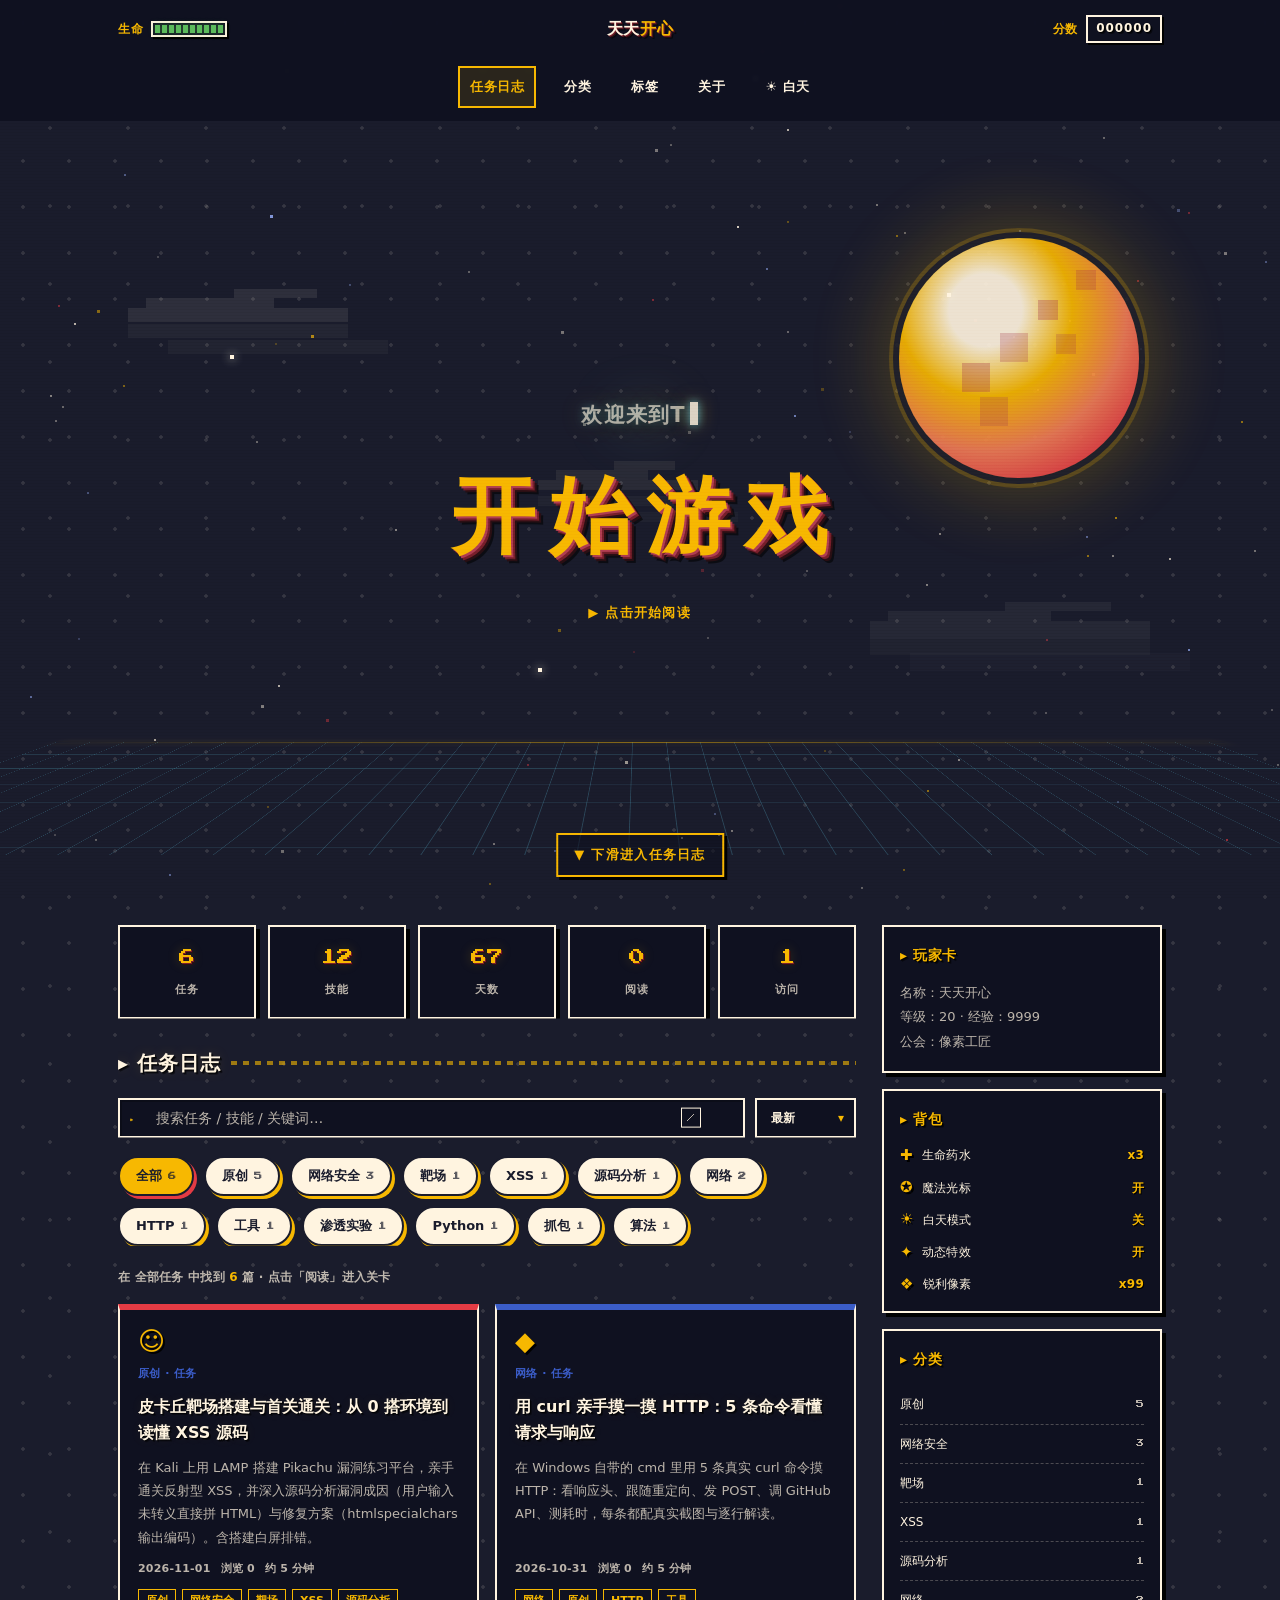
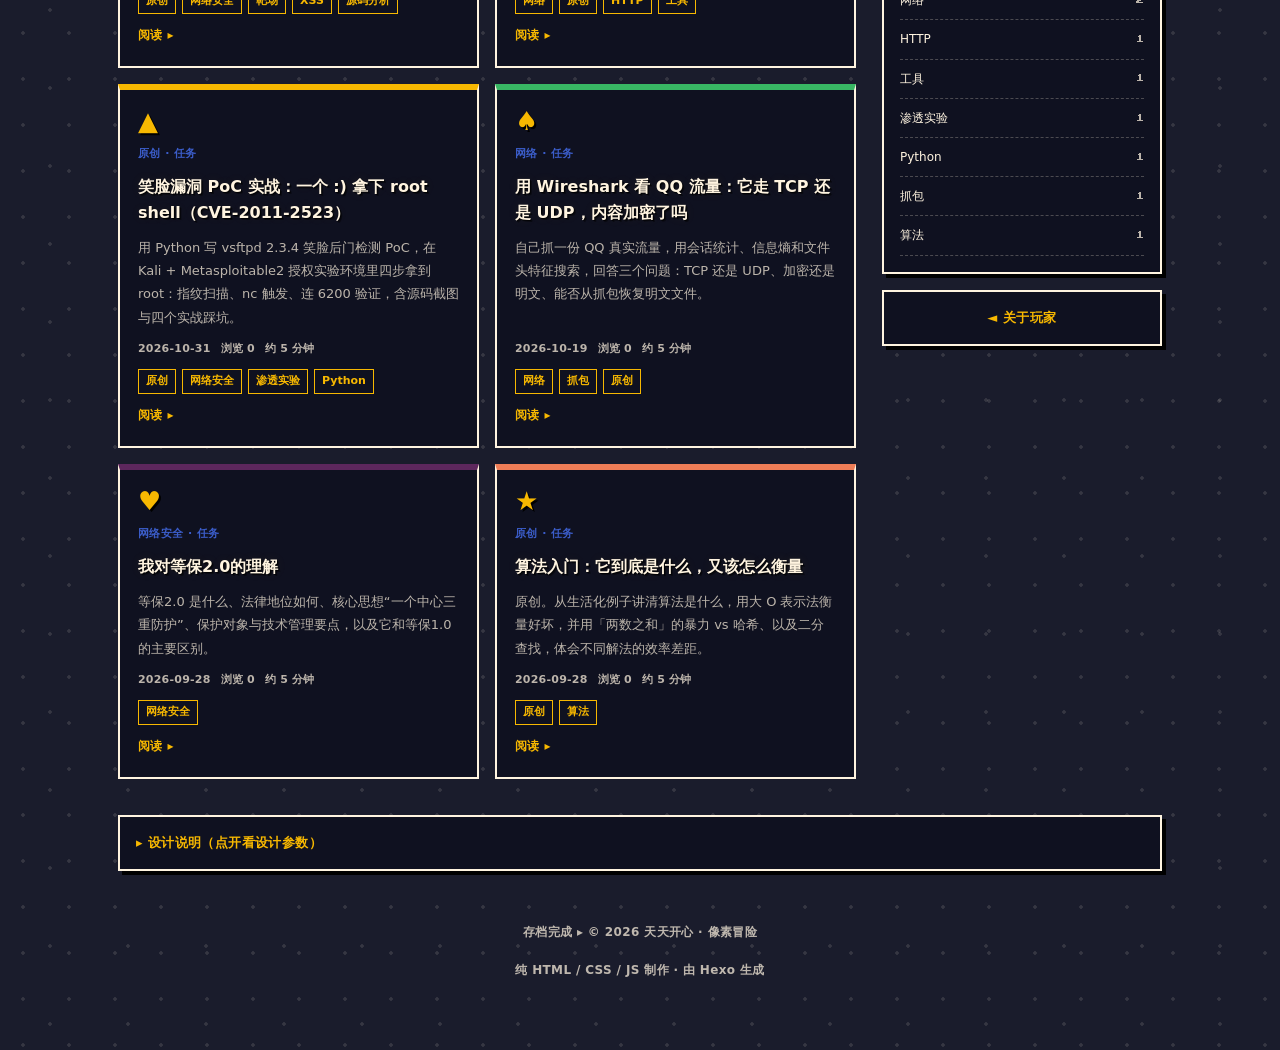
<file: index.html>
<!DOCTYPE html>
<html lang="zh-CN" data-theme="night">

<head>
  <meta charset="UTF-8" />
  <meta name="viewport" content="width=device-width, initial-scale=1.0" />
  <title>像素冒险 — 天天开心的技术博客</title>
  <meta name="description" content="像素风个人博客：8-bit 像素字体、星空平铺、精灵图标与像素切换动效。" />
  <meta name="theme-color" content="#1a1c2c" />
  <link rel="preconnect" href="https://fonts.googleapis.com" />
  <link rel="preconnect" href="https://fonts.gstatic.com" crossorigin />
  <link href="https://fonts.googleapis.com/css2?family=Press+Start+2P&display=swap" rel="stylesheet" />
  <link rel="stylesheet" href="/css/pixel.css?v=20261103n" />
  <script>
    try {
      var t = localStorage.getItem("px:theme");
      if (t === "day") document.documentElement.setAttribute("data-theme", "day");
      // 动态特效默认开启；只有用户手动关闭时才加 reduce-motion
      if (localStorage.getItem("px:motion") === "off") {
        document.documentElement.classList.add("reduce-motion");
      }
    } catch (e) {}
  </script>
<meta name="generator" content="Hexo 8.1.2"></head>

<body class="page-home">

  <div id="boot" aria-hidden="true">
    <div class="boot-box">
      <div class="boot-title">像素冒险</div>
      <div class="boot-sub">正在读取存档…</div>
      <div class="boot-track"><div class="boot-bar" id="boot-bar"></div></div>
      <div class="boot-pct" id="boot-pct">000%</div>
    </div>
  </div>

  <div id="wipe" aria-hidden="true"></div>
  <div id="slidefx" aria-hidden="true"></div>
  <div id="pxcursor" aria-hidden="true"></div>
  <canvas id="pxstars" aria-hidden="true"></canvas>

  <a class="skip-link" href="#main">跳到主内容</a>

  
<header class="site-header">
  <div class="hud">
    <div class="hud-item">
      <span class="hud-label">生命</span>
      <button class="hud-bar" id="hp-bar" type="button" aria-label="生命值 10/10，点击扣血" title="点击扣血，扣完自动回满"><i></i><i></i><i></i><i></i><i></i><i></i><i></i><i></i><i></i><i></i></button>
    </div>
    <a class="brand" href="/">天天<span class="gold">开心</span></a>
    <div class="hud-item">
      <span class="hud-label">分数</span>
      <button class="hud-score" id="score" type="button" aria-label="分数，点击加分" title="点击加分：连击 ≥5 双倍，暴击再翻倍，无上限">000000</button>
    </div>
  </div>
  <nav class="nav" aria-label="主导航">
    <a href="/" class="active">任务日志</a>
    <a href="#quests">分类</a>
    <a href="#tagbar">标签</a>
    <a href="/about.html" class="">关于</a>
    <button id="theme-toggle" type="button">☀ 白天</button>
  </nav>
</header>


  
<section class="hero hero--full">
  <div class="hero-bg" aria-hidden="true">
    <div class="hero-moon"></div>
    <div class="hero-cloud c1"></div>
    <div class="hero-cloud c2"></div>
    <div class="hero-cloud c3"></div>
    <div class="hero-shoot s1"></div>
    <div class="hero-shoot s2"></div>
    <div class="hero-shoot s3"></div>
    <div class="hero-shoot s4"></div>
    <div class="hero-shoot s5"></div>
    <div class="hero-shoot s6"></div>
    <div class="hero-shoot s7"></div>
    <div class="hero-shoot s8"></div>
    <div class="hero-shoot s9"></div>
    <div class="hero-grid"></div>
    <div class="hero-twinkle t1"></div>
    <div class="hero-twinkle t2"></div>
    <div class="hero-twinkle t3"></div>
  </div>
  <div class="hero-inner">
    <p class="hero-kicker" aria-label="欢迎来到Tiantiankaixin6666的blog！"><span id="hero-typed" data-text="欢迎来到Tiantiankaixin6666的blog！"></span><span class="type-caret" aria-hidden="true"></span></p>
    <p class="hero-title">开始游戏</p>
    <a class="blink-text" href="#quests">▶ 点击开始阅读</a>
  </div>
  <a class="scroll-cue" href="#quests">▼ 下滑进入任务日志</a>
</section>

<div class="layout">
  <main id="main">
    <div class="stats reveal">
      <div class="stat"><div class="num" id="stat-posts">6</div><div class="label">任务</div></div>
      <div class="stat"><div class="num" id="stat-tags">12</div><div class="label">技能</div></div>
      <div class="stat"><div class="num" id="stat-days">36</div><div class="label">天数</div></div>
      <div class="stat"><div class="num" id="stat-views">0</div><div class="label">阅读</div></div>
      <div class="stat"><div class="num" id="stat-visits">0</div><div class="label">访问</div></div>
    </div>

    <h2 class="section-title reveal" id="quests">▸ 任务日志</h2>

    <div class="toolbar reveal">
      <div class="search">
        <span class="ico">▸</span>
        <input id="search-input" type="text" placeholder="搜索任务 / 技能 / 关键词…" autocomplete="off" />
        <span class="kbd">/</span>
        <button class="clear" id="search-clear" type="button" aria-label="清空搜索">✕</button>
      </div>
      <div class="select-wrap">
        <select id="sort-select" aria-label="排序方式">
          <option value="new">最新</option>
          <option value="hot">最多浏览</option>
          <option value="title">标题排序</option>
        </select>
      </div>
    </div>

    <div class="tagbar reveal" id="tagbar"></div>
    <div class="result-count" id="result-count"></div>

    <div class="grid" id="stories"></div>
  </main>

  <aside class="sidebar">
    <div class="panel">
      <h2 class="panel-title">▸ 玩家卡</h2>
      <p class="player-line">
        名称：天天开心<br />
        等级：20 · 经验：9999<br />
        公会：像素工匠
      </p>
    </div>

    <div class="panel">
      <h2 class="panel-title">▸ 背包</h2>
      <ul class="inv-list">
        <li><span class="sprite inv" data-a="✚" data-b="✖" aria-hidden="true"></span> 生命药水 <b>x3</b></li>
        <li data-action="cursor"><span class="sprite inv" data-a="✪" data-b="✧" aria-hidden="true"></span> 魔法光标 <b>开</b></li>
        <li data-action="theme"><span class="sprite inv" data-a="☀" data-b="☾" aria-hidden="true"></span> 白天模式 <b>关</b></li>
        <li data-action="motion"><span class="sprite inv" data-a="✦" data-b="✧" aria-hidden="true"></span> 动态特效 <b>开</b></li>
        <li><span class="sprite inv" data-a="❖" data-b="✚" aria-hidden="true"></span> 锐利像素 <b>x99</b></li>
      </ul>
    </div>

    <div class="panel">
      <h2 class="panel-title">▸ 分类</h2>
      <div class="cat-list" id="cat-list"></div>
    </div>

    <a class="panel panel--back" href="/about.html">◄ 关于玩家</a>
  </aside>
</div>

<section class="design-notes-slot">
  <details class="design-notes">
    <summary>▸ 设计说明（点开看设计参数）</summary>
    <div class="design-notes-panel">
      <div>
        <div class="note-h">配色</div>
        <div class="note-swatches">
          <span class="note-swatch" style="background:#1a1c2c" title="夜色"></span>
          <span class="note-swatch" style="background:#e43b44" title="苹果红"></span>
          <span class="note-swatch" style="background:#3b5dc9" title="海洋蓝"></span>
          <span class="note-swatch" style="background:#f7b801" title="像素金"></span>
          <span class="note-swatch" style="background:#fff4e0" title="奶油白"></span>
          <span class="note-swatch" style="background:#38b764" title="草地绿"></span>
        </div>
      </div>
      <div>
        <div class="note-h">字体</div>
        <p style="margin:0;line-height:1.9;">Press Start 2P 8-bit 像素字体用于数字与英文点缀；中文回退系统黑体，配像素描边与硬阴影。</p>
      </div>
      <div class="note-rationale">
        <div class="note-h">为什么这样设计</div>
        <p style="margin:0;">把 16-bit 游戏背包界面变成博客：粗像素边框、硬阴影、精灵图标、星空平铺；鼠标移动时星野视差、卡片倾斜聚光、光标拖尾，让"翻日志"像在玩一局 RPG。启动进度条与像素幕帘负责丝滑的加载与转场。</p>
      </div>
    </div>
  </details>
</section>


  
<footer class="site-footer">
  <p>存档完成 ▸ © <span id="year">2026</span> 天天开心 · 像素冒险</p>
  <p>纯 HTML / CSS / JS 制作 · 由 Hexo 生成</p>
</footer>

<script>window.POSTS = [{"file":"/posts/pikachu-target.html","title":"皮卡丘靶场搭建与首关通关：从 0 搭环境到读懂 XSS 源码","date":"2026-11-01","tags":["原创","网络安全","靶场","XSS","源码分析"],"summary":"在 Kali 上用 LAMP 搭建 Pikachu 漏洞练习平台，亲手通关反射型 XSS，并深入源码分析漏洞成因（用户输入未转义直接拼 HTML）与修复方案（htmlspecialchars 输出编码）。含搭建白屏排错。"},{"file":"/posts/curl-shicao.html","title":"用 curl 亲手摸一摸 HTTP：5 条命令看懂请求与响应","date":"2026-10-31","tags":["网络","原创","HTTP","工具"],"summary":"在 Windows 自带的 cmd 里用 5 条真实 curl 命令摸 HTTP：看响应头、跟随重定向、发 POST、调 GitHub API、测耗时，每条都配真实截图与逐行解读。"},{"file":"/posts/smiley-poc.html","title":"笑脸漏洞 PoC 实战：一个 :) 拿下 root shell（CVE-2011-2523）","date":"2026-10-31","tags":["原创","网络安全","渗透实验","Python"],"summary":"用 Python 写 vsftpd 2.3.4 笑脸后门检测 PoC，在 Kali + Metasploitable2 授权实验环境里四步拿到 root：指纹扫描、nc 触发、连 6200 验证，含源码截图与四个实战踩坑。"},{"file":"/posts/qq-liuliang-fenxi.html","title":"用 Wireshark 看 QQ 流量：它走 TCP 还是 UDP，内容加密了吗","date":"2026-10-19","tags":["网络","抓包","原创"],"summary":"自己抓一份 QQ 真实流量，用会话统计、信息熵和文件头特征搜索，回答三个问题：TCP 还是 UDP、加密还是明文、能否从抓包恢复明文文件。"},{"file":"/posts/dengbao2-0.html","title":"我对等保2.0的理解","date":"2026-09-28","tags":["网络安全"],"summary":"等保2.0 是什么、法律地位如何、核心思想“一个中心三重防护”、保护对象与技术管理要点，以及它和等保1.0 的主要区别。"},{"file":"/posts/suanfa-rumen.html","title":"算法入门：它到底是什么，又该怎么衡量","date":"2026-09-28","tags":["原创","算法"],"summary":"原创。从生活化例子讲清算法是什么，用大 O 表示法衡量好坏，并用「两数之和」的暴力 vs 哈希、以及二分查找，体会不同解法的效率差距。"}];</script>
<script src="/js/pixel.js?v=20261103n"></script>


</body>
</html>
</file>
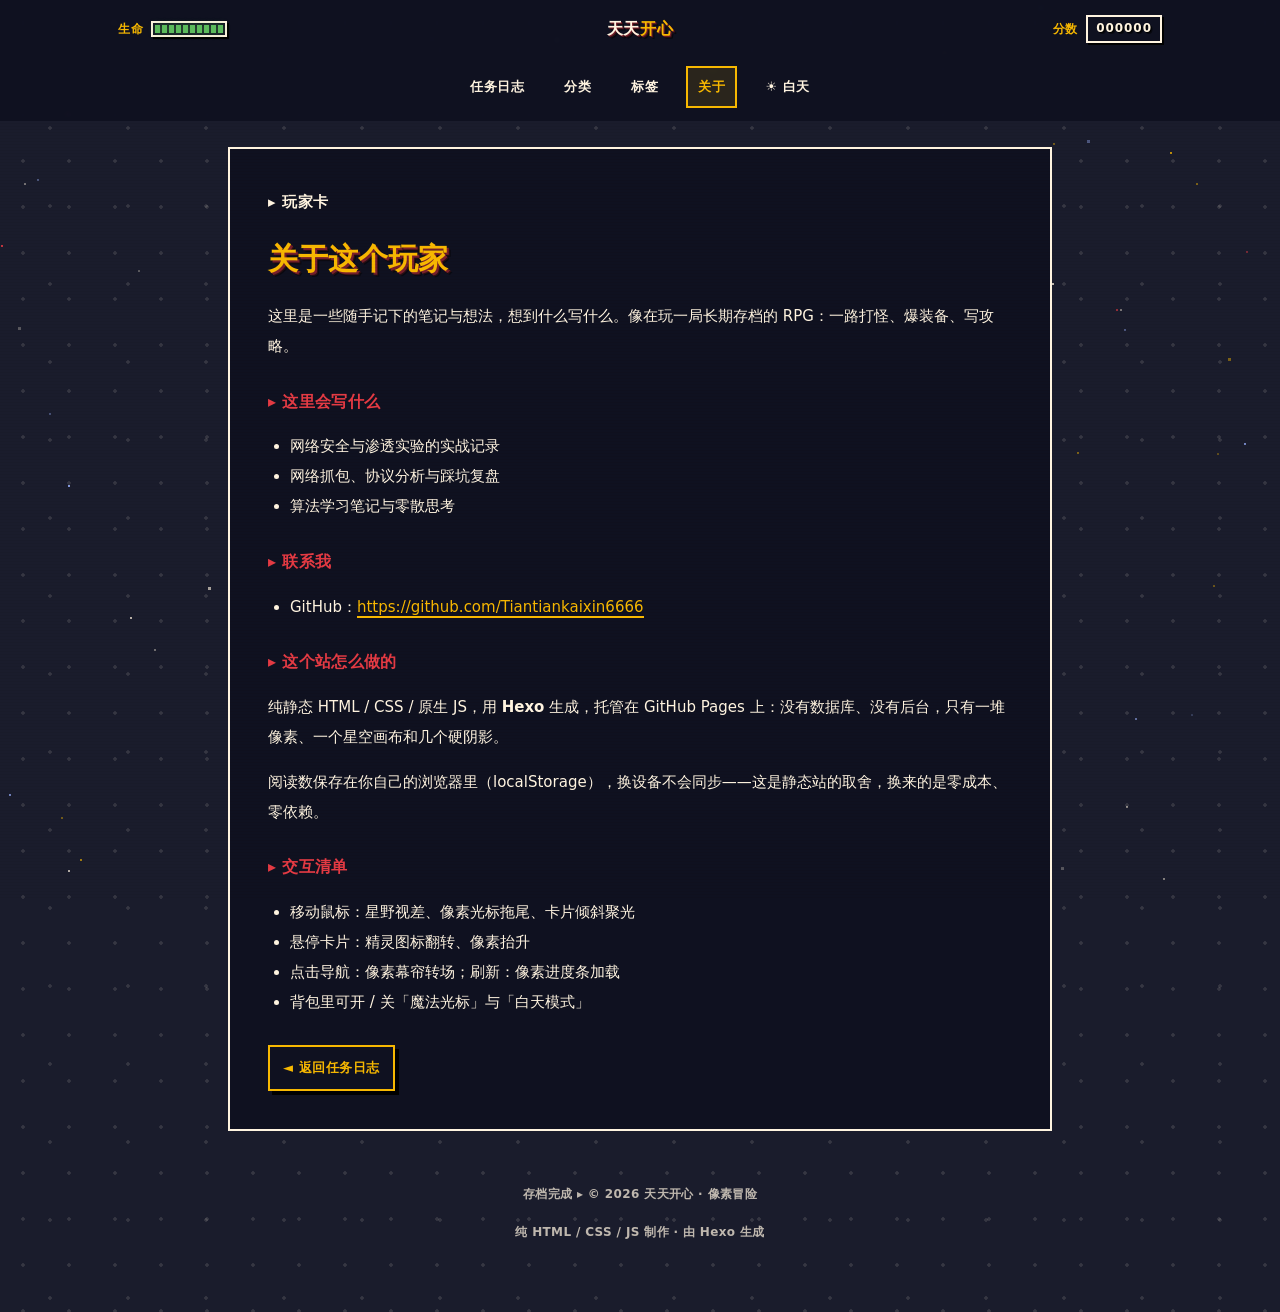
<file: about.html>
<!DOCTYPE html>
<html lang="zh-CN" data-theme="night">

<head>
  <meta charset="UTF-8" />
  <meta name="viewport" content="width=device-width, initial-scale=1.0" />
  <title>关于这个玩家 · 像素冒险</title>
  <meta name="description" content="像素风个人博客：8-bit 像素字体、星空平铺、精灵图标与像素切换动效。" />
  <meta name="theme-color" content="#1a1c2c" />
  <link rel="preconnect" href="https://fonts.googleapis.com" />
  <link rel="preconnect" href="https://fonts.gstatic.com" crossorigin />
  <link href="https://fonts.googleapis.com/css2?family=Press+Start+2P&display=swap" rel="stylesheet" />
  <link rel="stylesheet" href="/css/pixel.css?v=20261103n" />
  <script>
    try {
      var t = localStorage.getItem("px:theme");
      if (t === "day") document.documentElement.setAttribute("data-theme", "day");
      // 动态特效默认开启；只有用户手动关闭时才加 reduce-motion
      if (localStorage.getItem("px:motion") === "off") {
        document.documentElement.classList.add("reduce-motion");
      }
    } catch (e) {}
  </script>
<meta name="generator" content="Hexo 8.1.2"></head>

<body class="page-page">

  <div id="boot" aria-hidden="true">
    <div class="boot-box">
      <div class="boot-title">像素冒险</div>
      <div class="boot-sub">正在读取存档…</div>
      <div class="boot-track"><div class="boot-bar" id="boot-bar"></div></div>
      <div class="boot-pct" id="boot-pct">000%</div>
    </div>
  </div>

  <div id="wipe" aria-hidden="true"></div>
  <div id="slidefx" aria-hidden="true"></div>
  <div id="pxcursor" aria-hidden="true"></div>
  <canvas id="pxstars" aria-hidden="true"></canvas>

  <a class="skip-link" href="#main">跳到主内容</a>

  
<header class="site-header">
  <div class="hud">
    <div class="hud-item">
      <span class="hud-label">生命</span>
      <button class="hud-bar" id="hp-bar" type="button" aria-label="生命值 10/10，点击扣血" title="点击扣血，扣完自动回满"><i></i><i></i><i></i><i></i><i></i><i></i><i></i><i></i><i></i><i></i></button>
    </div>
    <a class="brand" href="/">天天<span class="gold">开心</span></a>
    <div class="hud-item">
      <span class="hud-label">分数</span>
      <button class="hud-score" id="score" type="button" aria-label="分数，点击加分" title="点击加分：连击 ≥5 双倍，暴击再翻倍，无上限">000000</button>
    </div>
  </div>
  <nav class="nav" aria-label="主导航">
    <a href="/" class="">任务日志</a>
    <a href="/#quests">分类</a>
    <a href="/#tagbar">标签</a>
    <a href="/about.html" class="active">关于</a>
    <button id="theme-toggle" type="button">☀ 白天</button>
  </nav>
</header>


  <main class="about-wrap" id="main">
  <article class="about-card reveal">
    <p class="article-kicker">▸ 玩家卡</p>
    <h1>关于这个玩家</h1>
    <p>这里是一些随手记下的笔记与想法，想到什么写什么。像在玩一局长期存档的 RPG：一路打怪、爆装备、写攻略。</p>
<h2 id="▸-这里会写什么"><a href="#▸-这里会写什么" class="headerlink" title="▸ 这里会写什么"></a>▸ 这里会写什么</h2><ul>
<li>网络安全与渗透实验的实战记录</li>
<li>网络抓包、协议分析与踩坑复盘</li>
<li>算法学习笔记与零散思考</li>
</ul>
<h2 id="▸-联系我"><a href="#▸-联系我" class="headerlink" title="▸ 联系我"></a>▸ 联系我</h2><ul>
<li>GitHub：<a target="_blank" rel="noopener" href="https://github.com/Tiantiankaixin6666">https://github.com/Tiantiankaixin6666</a></li>
</ul>
<h2 id="▸-这个站怎么做的"><a href="#▸-这个站怎么做的" class="headerlink" title="▸ 这个站怎么做的"></a>▸ 这个站怎么做的</h2><p>纯静态 HTML &#x2F; CSS &#x2F; 原生 JS，用 <strong>Hexo</strong> 生成，托管在 GitHub Pages 上：没有数据库、没有后台，只有一堆像素、一个星空画布和几个硬阴影。</p>
<p>阅读数保存在你自己的浏览器里（localStorage），换设备不会同步——这是静态站的取舍，换来的是零成本、零依赖。</p>
<h2 id="▸-交互清单"><a href="#▸-交互清单" class="headerlink" title="▸ 交互清单"></a>▸ 交互清单</h2><ul>
<li>移动鼠标：星野视差、像素光标拖尾、卡片倾斜聚光</li>
<li>悬停卡片：精灵图标翻转、像素抬升</li>
<li>点击导航：像素幕帘转场；刷新：像素进度条加载</li>
<li>背包里可开 &#x2F; 关「魔法光标」与「白天模式」</li>
</ul>

    <div class="article-actions">
      <a class="article-back" href="/">◄ 返回任务日志</a>
    </div>
  </article>
</main>


  
<footer class="site-footer">
  <p>存档完成 ▸ © <span id="year">2026</span> 天天开心 · 像素冒险</p>
  <p>纯 HTML / CSS / JS 制作 · 由 Hexo 生成</p>
</footer>

<script>window.POSTS = [{"file":"/posts/pikachu-target.html","title":"皮卡丘靶场搭建与首关通关：从 0 搭环境到读懂 XSS 源码","date":"2026-11-01","tags":["原创","网络安全","靶场","XSS","源码分析"],"summary":"在 Kali 上用 LAMP 搭建 Pikachu 漏洞练习平台，亲手通关反射型 XSS，并深入源码分析漏洞成因（用户输入未转义直接拼 HTML）与修复方案（htmlspecialchars 输出编码）。含搭建白屏排错。"},{"file":"/posts/curl-shicao.html","title":"用 curl 亲手摸一摸 HTTP：5 条命令看懂请求与响应","date":"2026-10-31","tags":["网络","原创","HTTP","工具"],"summary":"在 Windows 自带的 cmd 里用 5 条真实 curl 命令摸 HTTP：看响应头、跟随重定向、发 POST、调 GitHub API、测耗时，每条都配真实截图与逐行解读。"},{"file":"/posts/smiley-poc.html","title":"笑脸漏洞 PoC 实战：一个 :) 拿下 root shell（CVE-2011-2523）","date":"2026-10-31","tags":["原创","网络安全","渗透实验","Python"],"summary":"用 Python 写 vsftpd 2.3.4 笑脸后门检测 PoC，在 Kali + Metasploitable2 授权实验环境里四步拿到 root：指纹扫描、nc 触发、连 6200 验证，含源码截图与四个实战踩坑。"},{"file":"/posts/qq-liuliang-fenxi.html","title":"用 Wireshark 看 QQ 流量：它走 TCP 还是 UDP，内容加密了吗","date":"2026-10-19","tags":["网络","抓包","原创"],"summary":"自己抓一份 QQ 真实流量，用会话统计、信息熵和文件头特征搜索，回答三个问题：TCP 还是 UDP、加密还是明文、能否从抓包恢复明文文件。"},{"file":"/posts/dengbao2-0.html","title":"我对等保2.0的理解","date":"2026-09-28","tags":["网络安全"],"summary":"等保2.0 是什么、法律地位如何、核心思想“一个中心三重防护”、保护对象与技术管理要点，以及它和等保1.0 的主要区别。"},{"file":"/posts/suanfa-rumen.html","title":"算法入门：它到底是什么，又该怎么衡量","date":"2026-09-28","tags":["原创","算法"],"summary":"原创。从生活化例子讲清算法是什么，用大 O 表示法衡量好坏，并用「两数之和」的暴力 vs 哈希、以及二分查找，体会不同解法的效率差距。"}];</script>
<script src="/js/pixel.js?v=20261103n"></script>


</body>
</html>
</file>
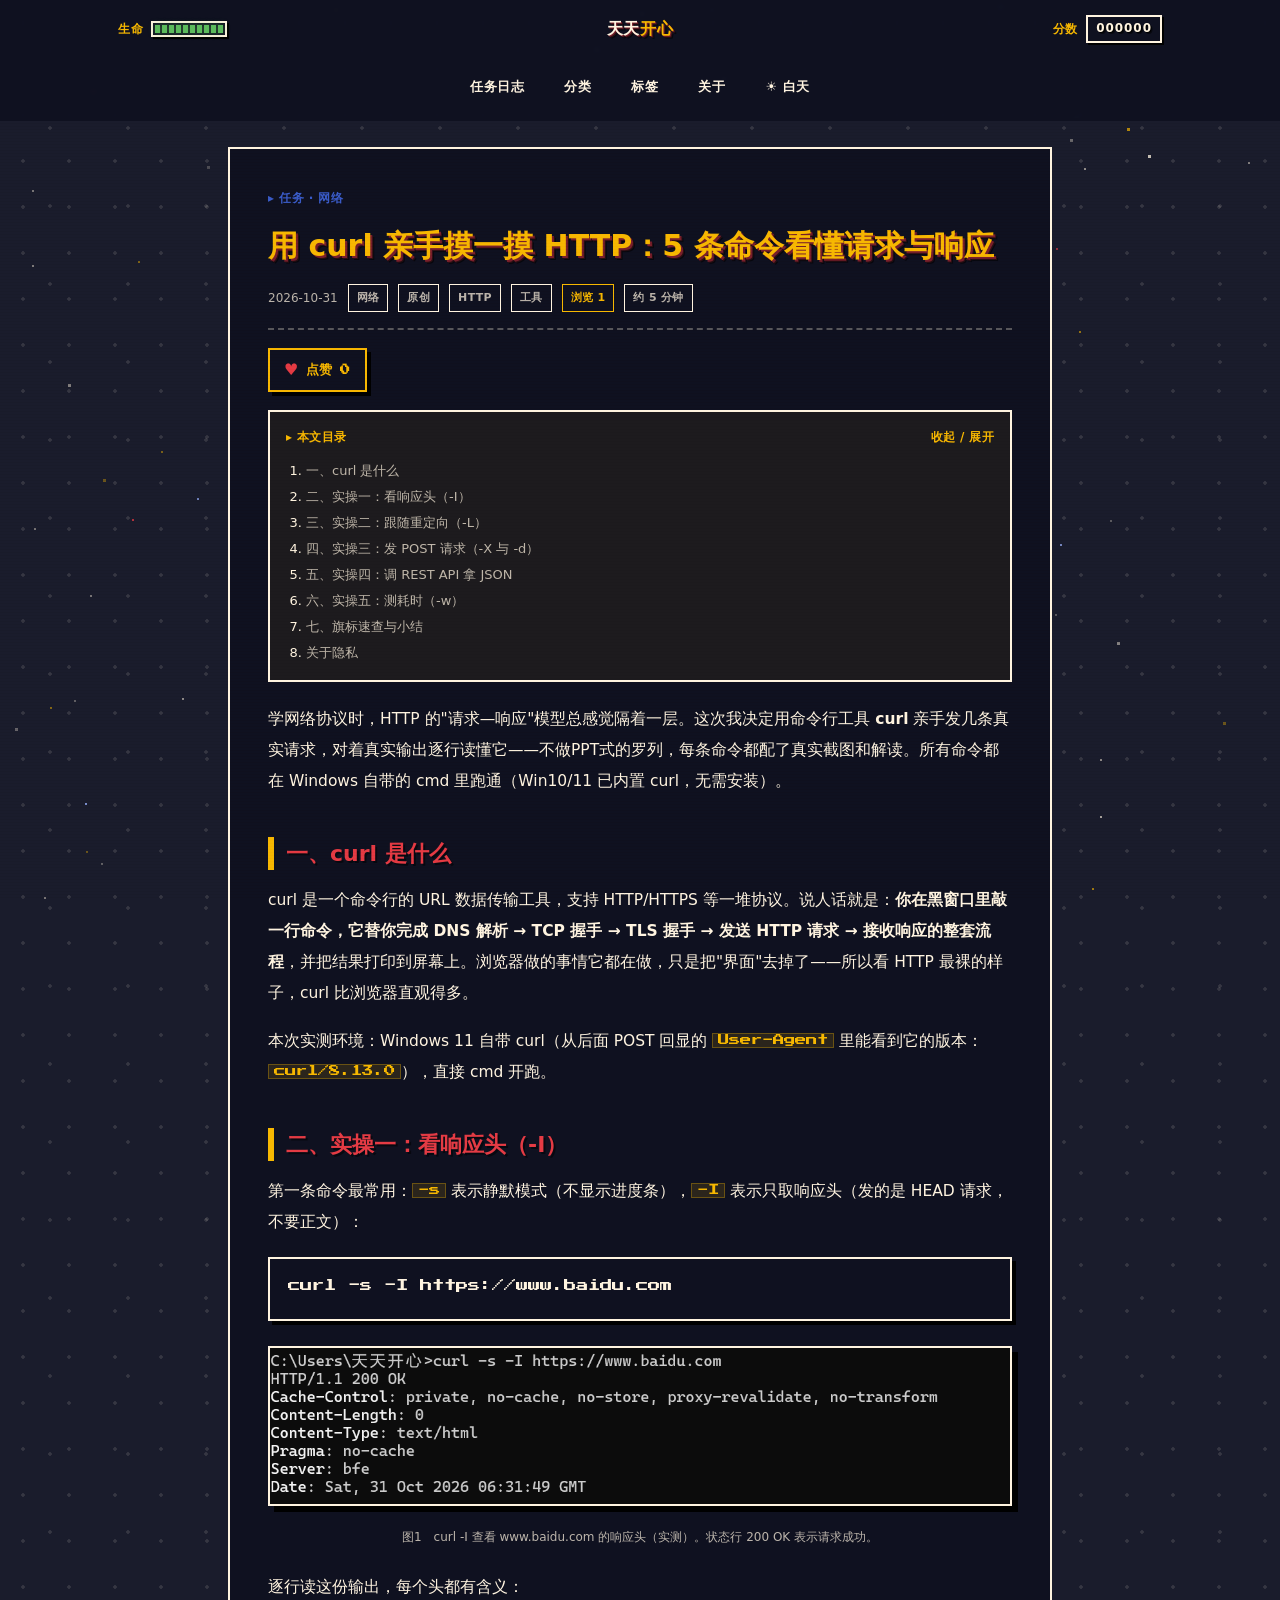
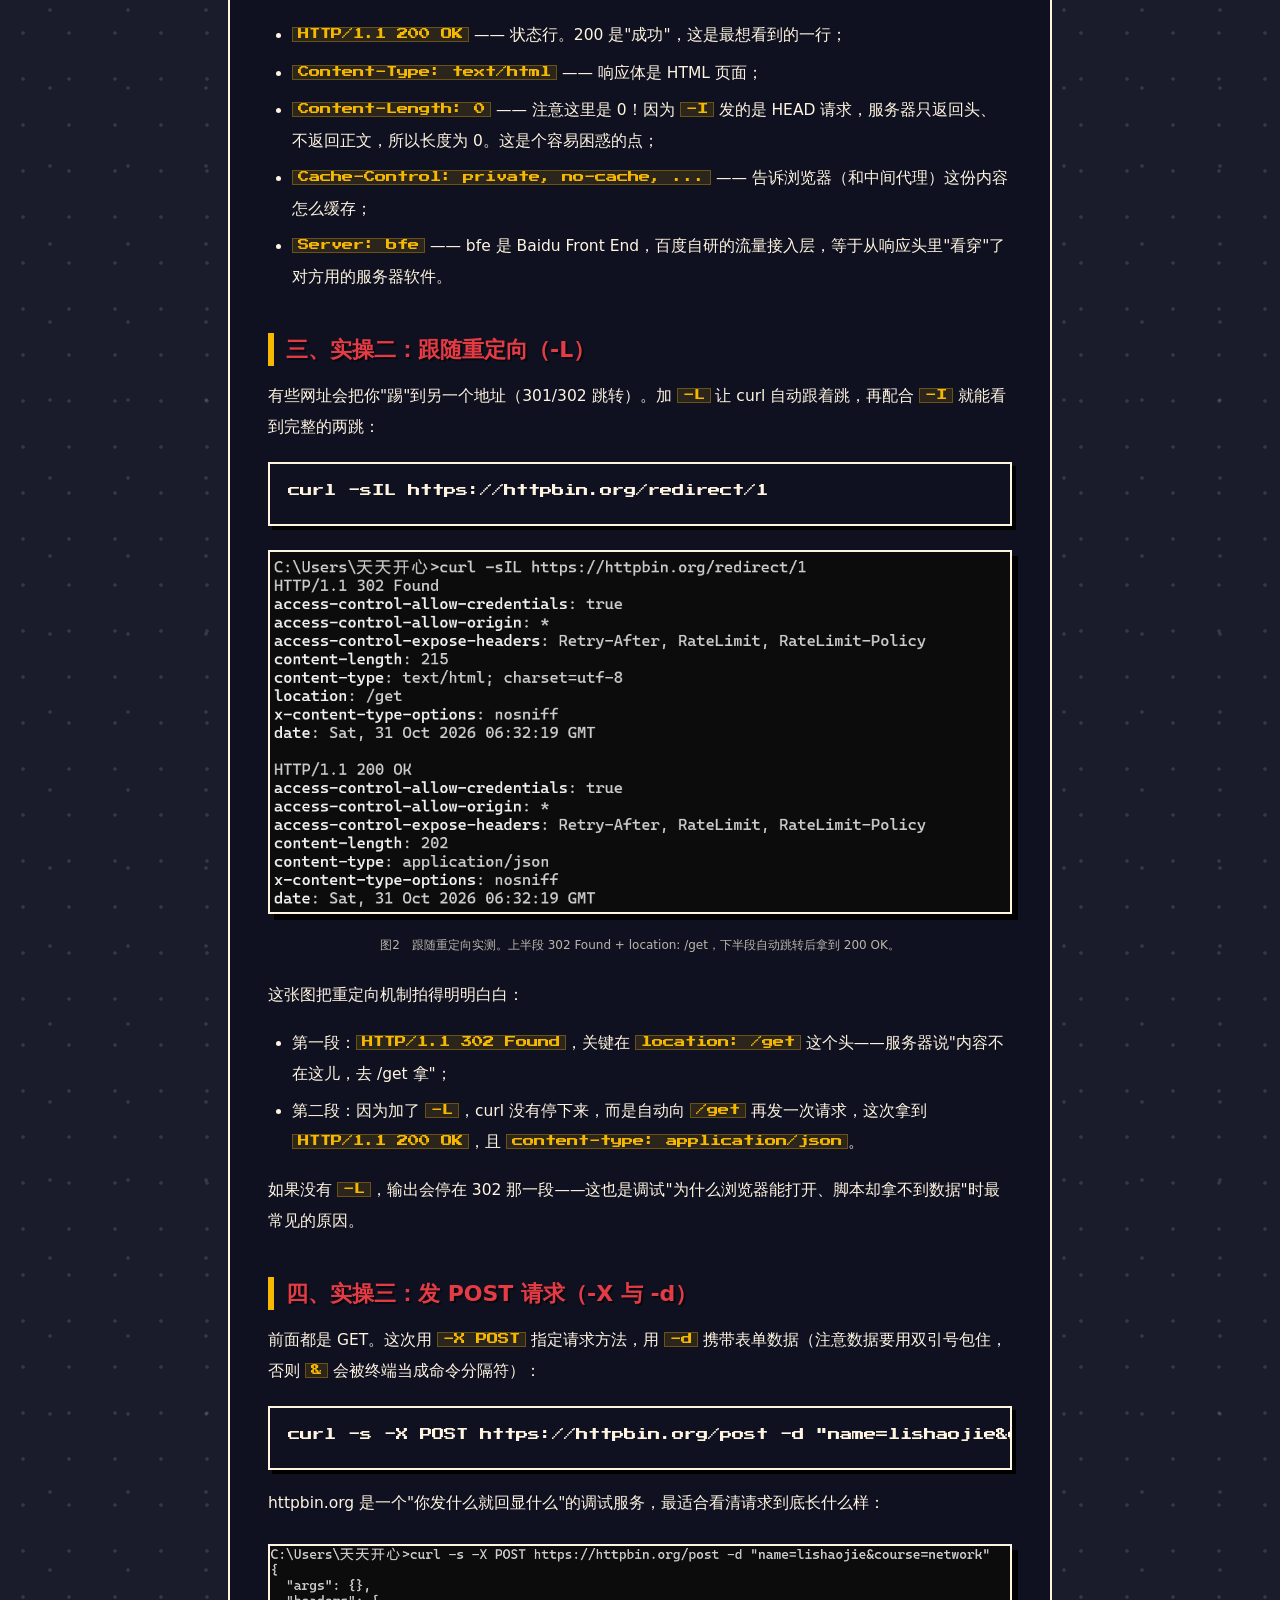
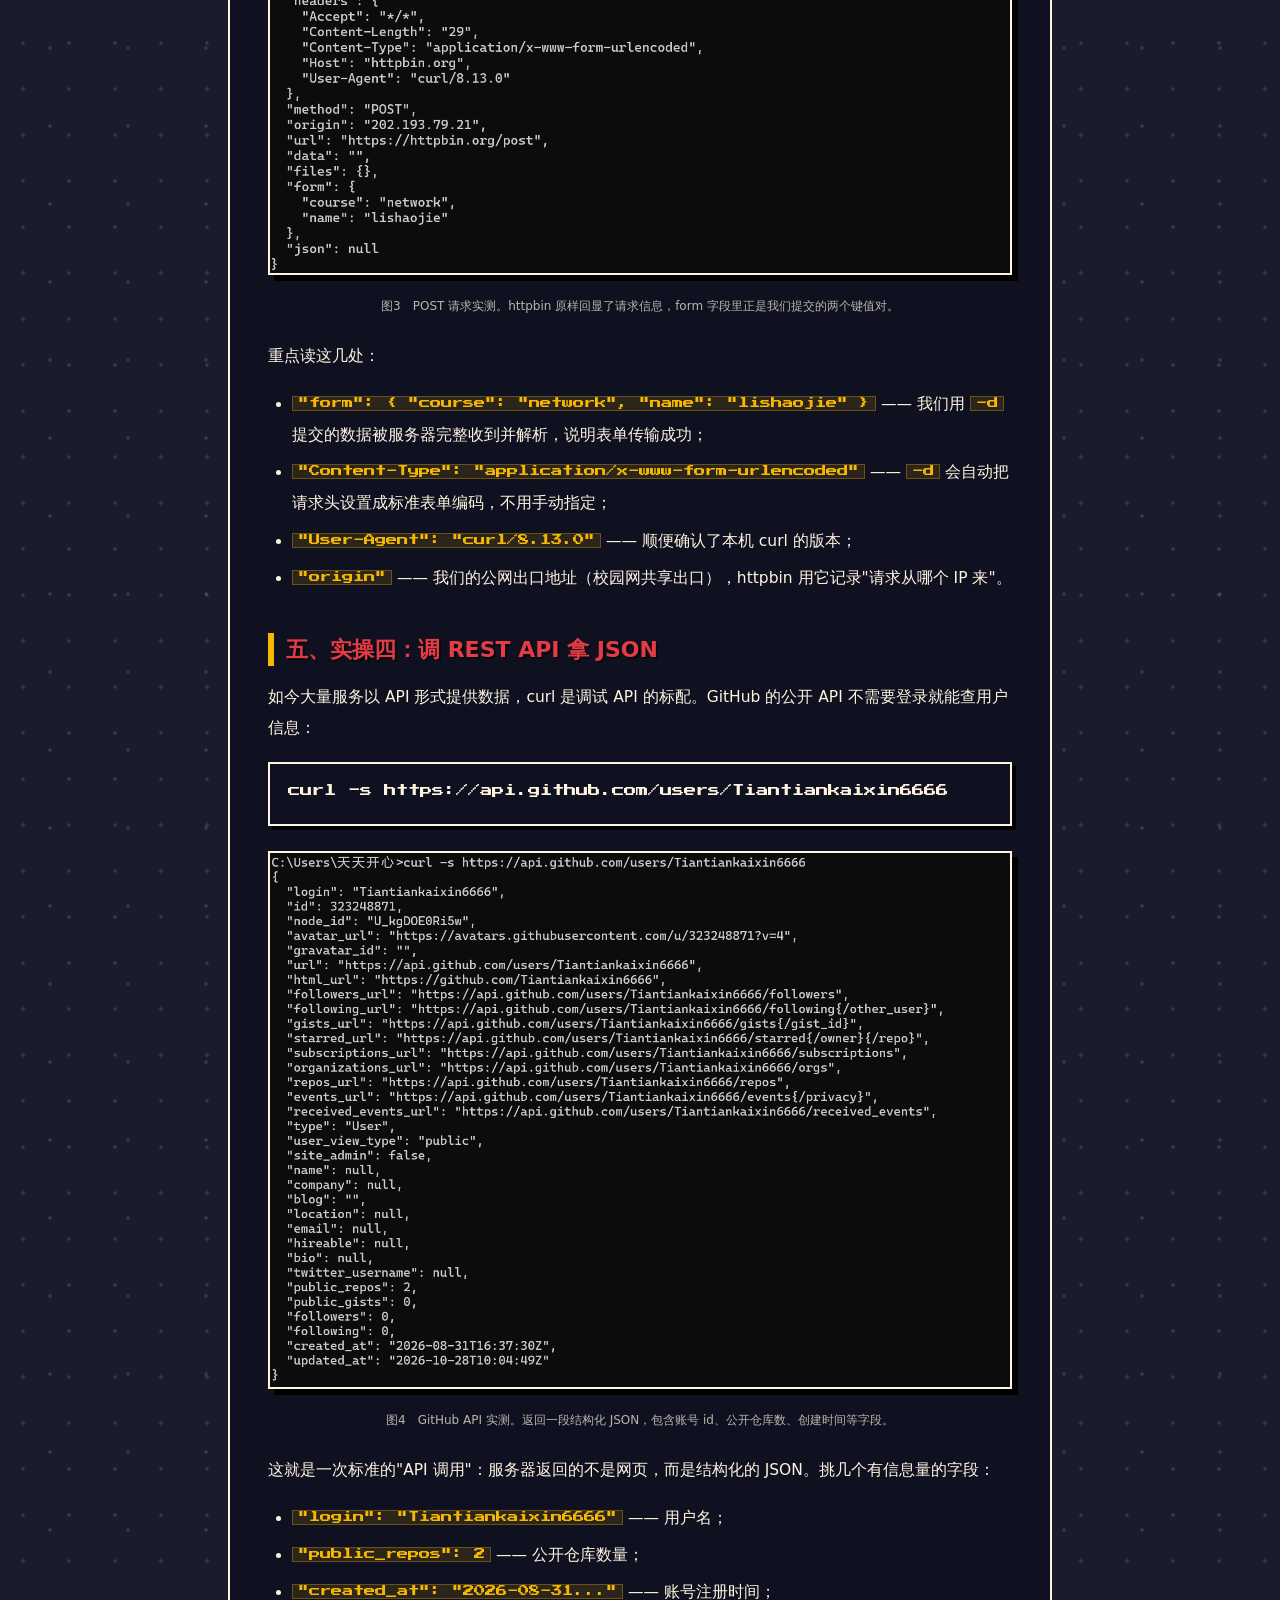
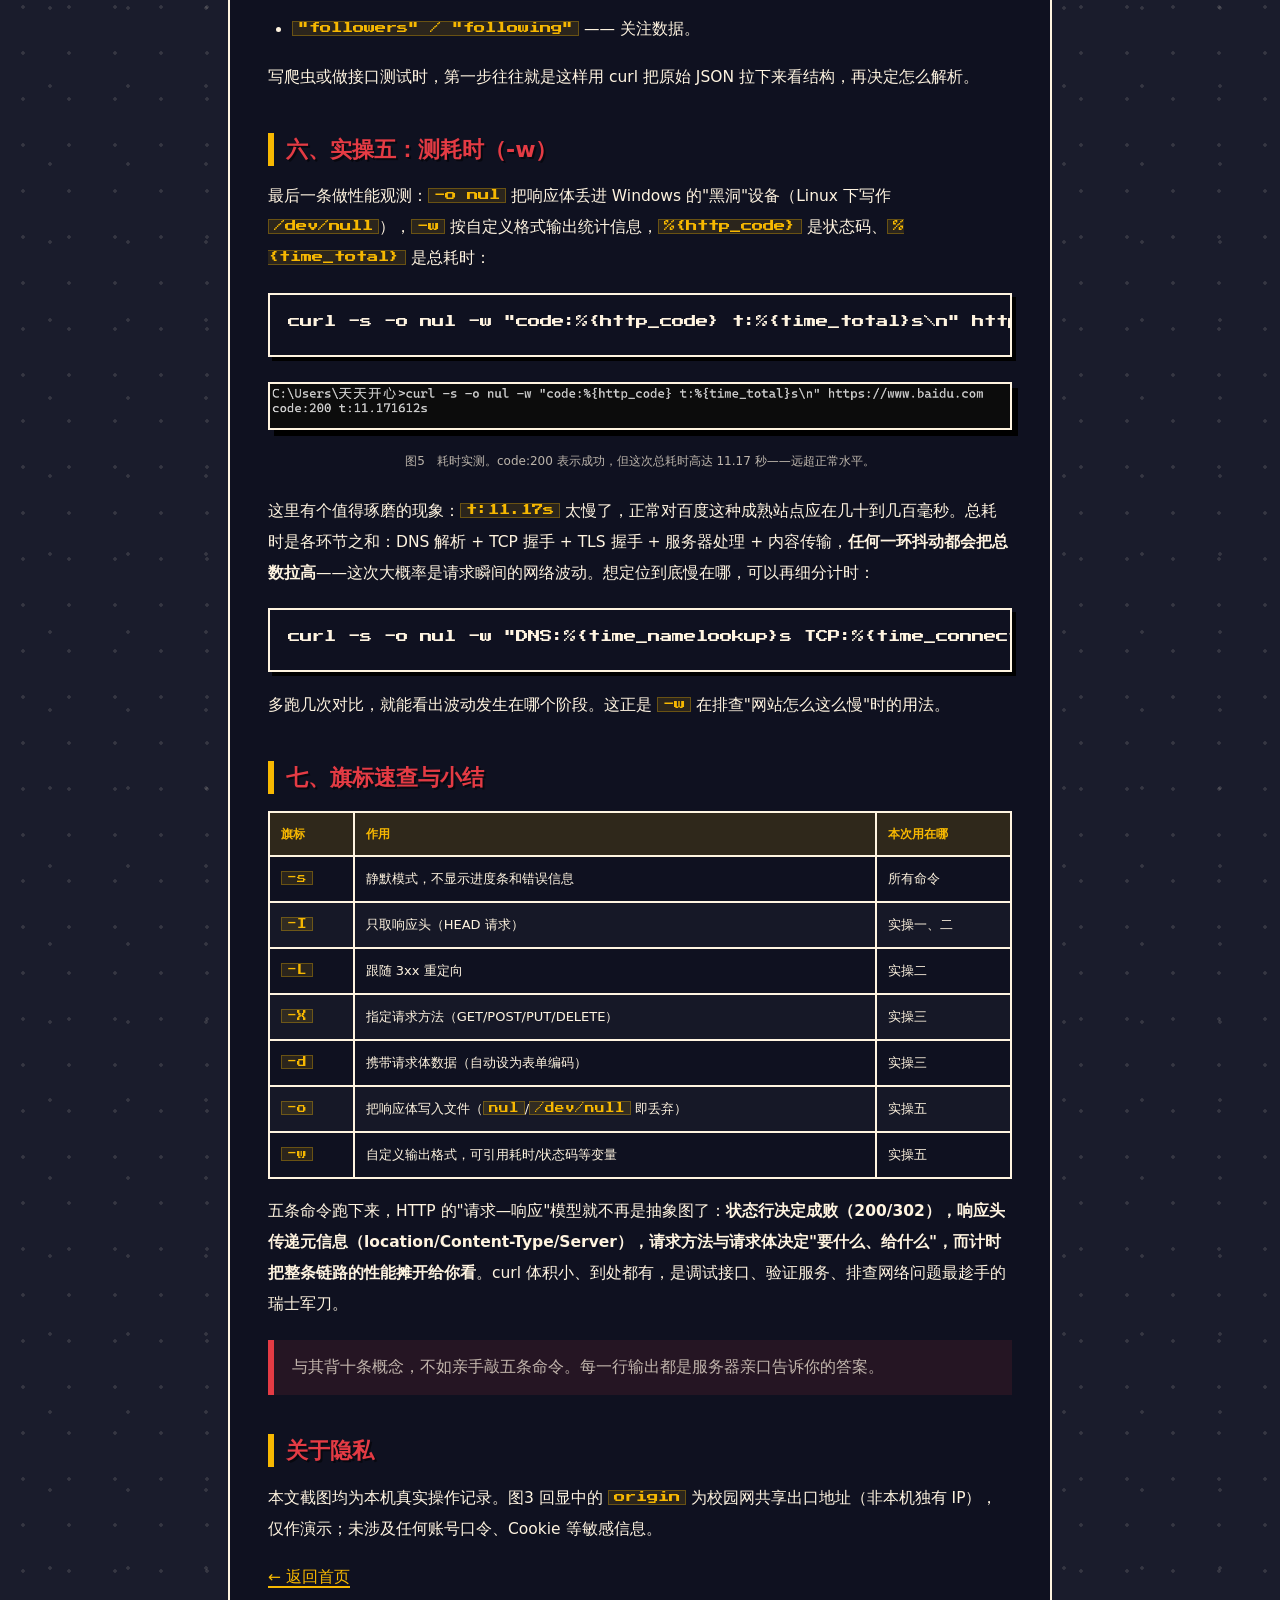
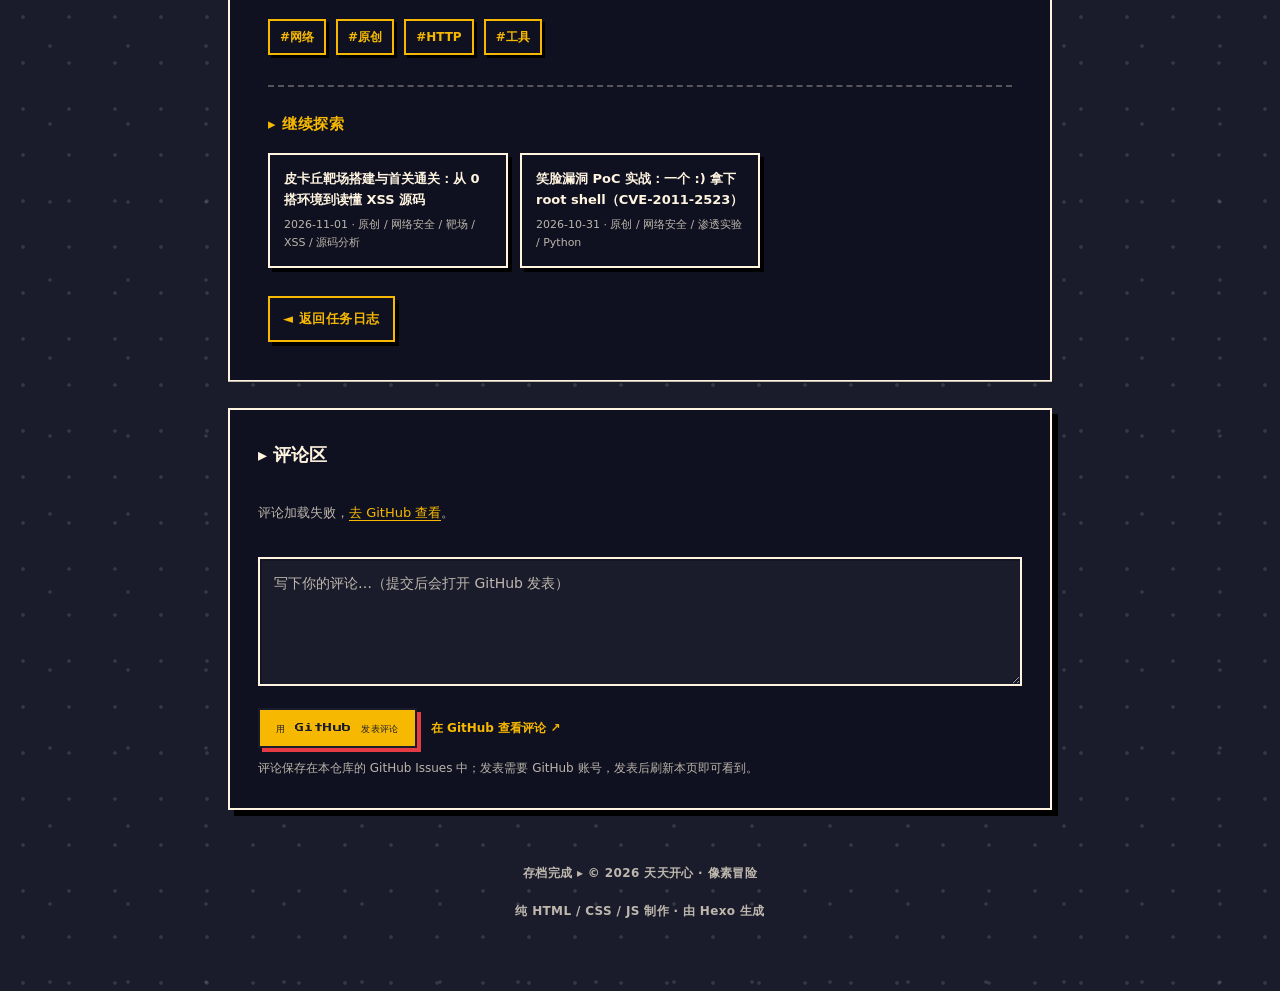
<file: posts/curl-shicao.html>
<!DOCTYPE html>
<html lang="zh-CN" data-theme="night">

<head>
  <meta charset="UTF-8" />
  <meta name="viewport" content="width=device-width, initial-scale=1.0" />
  <title>用 curl 亲手摸一摸 HTTP：5 条命令看懂请求与响应 · 像素冒险</title>
  <meta name="description" content="在 Windows 自带的 cmd 里用 5 条真实 curl 命令摸 HTTP：看响应头、跟随重定向、发 POST、调 GitHub API、测耗时，每条都配真实截图与逐行解读。" />
  <meta name="theme-color" content="#1a1c2c" />
  <link rel="preconnect" href="https://fonts.googleapis.com" />
  <link rel="preconnect" href="https://fonts.gstatic.com" crossorigin />
  <link href="https://fonts.googleapis.com/css2?family=Press+Start+2P&display=swap" rel="stylesheet" />
  <link rel="stylesheet" href="/css/pixel.css?v=20261103n" />
  <script>
    try {
      var t = localStorage.getItem("px:theme");
      if (t === "day") document.documentElement.setAttribute("data-theme", "day");
      // 动态特效默认开启；只有用户手动关闭时才加 reduce-motion
      if (localStorage.getItem("px:motion") === "off") {
        document.documentElement.classList.add("reduce-motion");
      }
    } catch (e) {}
  </script>
<meta name="generator" content="Hexo 8.1.2"></head>

<body class="page-post">

  <div id="boot" aria-hidden="true">
    <div class="boot-box">
      <div class="boot-title">像素冒险</div>
      <div class="boot-sub">正在读取存档…</div>
      <div class="boot-track"><div class="boot-bar" id="boot-bar"></div></div>
      <div class="boot-pct" id="boot-pct">000%</div>
    </div>
  </div>

  <div id="wipe" aria-hidden="true"></div>
  <div id="slidefx" aria-hidden="true"></div>
  <div id="pxcursor" aria-hidden="true"></div>
  <canvas id="pxstars" aria-hidden="true"></canvas>

  <a class="skip-link" href="#main">跳到主内容</a>

  
<header class="site-header">
  <div class="hud">
    <div class="hud-item">
      <span class="hud-label">生命</span>
      <button class="hud-bar" id="hp-bar" type="button" aria-label="生命值 10/10，点击扣血" title="点击扣血，扣完自动回满"><i></i><i></i><i></i><i></i><i></i><i></i><i></i><i></i><i></i><i></i></button>
    </div>
    <a class="brand" href="/">天天<span class="gold">开心</span></a>
    <div class="hud-item">
      <span class="hud-label">分数</span>
      <button class="hud-score" id="score" type="button" aria-label="分数，点击加分" title="点击加分：连击 ≥5 双倍，暴击再翻倍，无上限">000000</button>
    </div>
  </div>
  <nav class="nav" aria-label="主导航">
    <a href="/" class="">任务日志</a>
    <a href="/#quests">分类</a>
    <a href="/#tagbar">标签</a>
    <a href="/about.html" class="">关于</a>
    <button id="theme-toggle" type="button">☀ 白天</button>
  </nav>
</header>


  
<main class="article-wrap" id="main">
  <article class="article reveal">
    <p class="article-kicker">▸ 任务 · 网络</p>
    <h1 class="article-title">用 curl 亲手摸一摸 HTTP：5 条命令看懂请求与响应</h1>
    <div class="article-meta">
      <span>2026-10-31</span>
      <span class="pill plain">网络</span><span class="pill plain">原创</span><span class="pill plain">HTTP</span><span class="pill plain">工具</span>
    </div>

    <div class="post-like">
      <button class="like-btn" id="like-btn" type="button" data-slug="curl-shicao" aria-pressed="false">
        <span class="like-heart">♥</span> <span class="like-label">点赞</span> <b id="like-count">0</b>
      </button>
    </div>

    <div id="toc"></div>

    <div class="article-body post-body">
<p>学网络协议时，HTTP 的"请求—响应"模型总感觉隔着一层。这次我决定用命令行工具 <strong>curl</strong> 亲手发几条真实请求，对着真实输出逐行读懂它——不做PPT式的罗列，每条命令都配了真实截图和解读。所有命令都在 Windows 自带的 cmd 里跑通（Win10/11 已内置 curl，无需安装）。</p>

<h2>一、curl 是什么</h2>
<p>curl 是一个命令行的 URL 数据传输工具，支持 HTTP/HTTPS 等一堆协议。说人话就是：<strong>你在黑窗口里敲一行命令，它替你完成 DNS 解析 → TCP 握手 → TLS 握手 → 发送 HTTP 请求 → 接收响应的整套流程</strong>，并把结果打印到屏幕上。浏览器做的事情它都在做，只是把"界面"去掉了——所以看 HTTP 最裸的样子，curl 比浏览器直观得多。</p>
<p>本次实测环境：Windows 11 自带 curl（从后面 POST 回显的 <code>User-Agent</code> 里能看到它的版本：<code>curl/8.13.0</code>），直接 cmd 开跑。</p>

<h2>二、实操一：看响应头（-I）</h2>
<p>第一条命令最常用：<code>-s</code> 表示静默模式（不显示进度条），<code>-I</code> 表示只取响应头（发的是 HEAD 请求，不要正文）：</p>
<pre><code>curl -s -I https://www.baidu.com</code></pre>

<figure class="post-figure">
  <img src="../assets/img/curl_baidu_headers.png" alt="curl -I 查看 baidu 响应头的终端截图" />
  <figcaption>图1　curl -I 查看 www.baidu.com 的响应头（实测）。状态行 200 OK 表示请求成功。</figcaption>
</figure>

<p>逐行读这份输出，每个头都有含义：</p>
<ul>
  <li><code>HTTP/1.1 200 OK</code> —— 状态行。200 是"成功"，这是最想看到的一行；</li>
  <li><code>Content-Type: text/html</code> —— 响应体是 HTML 页面；</li>
  <li><code>Content-Length: 0</code> —— 注意这里是 0！因为 <code>-I</code> 发的是 HEAD 请求，服务器只返回头、不返回正文，所以长度为 0。这是个容易困惑的点；</li>
  <li><code>Cache-Control: private, no-cache, ...</code> —— 告诉浏览器（和中间代理）这份内容怎么缓存；</li>
  <li><code>Server: bfe</code> —— bfe 是 Baidu Front End，百度自研的流量接入层，等于从响应头里"看穿"了对方用的服务器软件。</li>
</ul>

<h2>三、实操二：跟随重定向（-L）</h2>
<p>有些网址会把你"踢"到另一个地址（301/302 跳转）。加 <code>-L</code> 让 curl 自动跟着跳，再配合 <code>-I</code> 就能看到完整的两跳：</p>
<pre><code>curl -sIL https://httpbin.org/redirect/1</code></pre>

<figure class="post-figure">
  <img src="../assets/img/curl_redirect.png" alt="curl -sIL 跟随重定向的终端截图" />
  <figcaption>图2　跟随重定向实测。上半段 302 Found + location: /get，下半段自动跳转后拿到 200 OK。</figcaption>
</figure>

<p>这张图把重定向机制拍得明明白白：</p>
<ul>
  <li>第一段：<code>HTTP/1.1 302 Found</code>，关键在 <code>location: /get</code> 这个头——服务器说"内容不在这儿，去 /get 拿"；</li>
  <li>第二段：因为加了 <code>-L</code>，curl 没有停下来，而是自动向 <code>/get</code> 再发一次请求，这次拿到 <code>HTTP/1.1 200 OK</code>，且 <code>content-type: application/json</code>。</li>
</ul>
<p>如果没有 <code>-L</code>，输出会停在 302 那一段——这也是调试"为什么浏览器能打开、脚本却拿不到数据"时最常见的原因。</p>

<h2>四、实操三：发 POST 请求（-X 与 -d）</h2>
<p>前面都是 GET。这次用 <code>-X POST</code> 指定请求方法，用 <code>-d</code> 携带表单数据（注意数据要用双引号包住，否则 <code>&amp;</code> 会被终端当成命令分隔符）：</p>
<pre><code>curl -s -X POST https://httpbin.org/post -d "name=lishaojie&amp;course=network"</code></pre>
<p>httpbin.org 是一个"你发什么就回显什么"的调试服务，最适合看清请求到底长什么样：</p>

<figure class="post-figure">
  <img src="../assets/img/curl_post.png" alt="curl POST 请求 httpbin 回显的终端截图" />
  <figcaption>图3　POST 请求实测。httpbin 原样回显了请求信息，form 字段里正是我们提交的两个键值对。</figcaption>
</figure>

<p>重点读这几处：</p>
<ul>
  <li><code>"form": { "course": "network", "name": "lishaojie" }</code> —— 我们用 <code>-d</code> 提交的数据被服务器完整收到并解析，说明表单传输成功；</li>
  <li><code>"Content-Type": "application/x-www-form-urlencoded"</code> —— <code>-d</code> 会自动把请求头设置成标准表单编码，不用手动指定；</li>
  <li><code>"User-Agent": "curl/8.13.0"</code> —— 顺便确认了本机 curl 的版本；</li>
  <li><code>"origin"</code> —— 我们的公网出口地址（校园网共享出口），httpbin 用它记录"请求从哪个 IP 来"。</li>
</ul>

<h2>五、实操四：调 REST API 拿 JSON</h2>
<p>如今大量服务以 API 形式提供数据，curl 是调试 API 的标配。GitHub 的公开 API 不需要登录就能查用户信息：</p>
<pre><code>curl -s https://api.github.com/users/Tiantiankaixin6666</code></pre>

<figure class="post-figure">
  <img src="../assets/img/curl_github_api.png" alt="curl 调用 GitHub API 的终端截图" />
  <figcaption>图4　GitHub API 实测。返回一段结构化 JSON，包含账号 id、公开仓库数、创建时间等字段。</figcaption>
</figure>

<p>这就是一次标准的"API 调用"：服务器返回的不是网页，而是结构化的 JSON。挑几个有信息量的字段：</p>
<ul>
  <li><code>"login": "Tiantiankaixin6666"</code> —— 用户名；</li>
  <li><code>"public_repos": 2</code> —— 公开仓库数量；</li>
  <li><code>"created_at": "2026-08-31..."</code> —— 账号注册时间；</li>
  <li><code>"followers" / "following"</code> —— 关注数据。</li>
</ul>
<p>写爬虫或做接口测试时，第一步往往就是这样用 curl 把原始 JSON 拉下来看结构，再决定怎么解析。</p>

<h2>六、实操五：测耗时（-w）</h2>
<p>最后一条做性能观测：<code>-o nul</code> 把响应体丢进 Windows 的"黑洞"设备（Linux 下写作 <code>/dev/null</code>），<code>-w</code> 按自定义格式输出统计信息，<code>%{http_code}</code> 是状态码、<code>%{time_total}</code> 是总耗时：</p>
<pre><code>curl -s -o nul -w "code:%{http_code} t:%{time_total}s\n" https://www.baidu.com</code></pre>

<figure class="post-figure">
  <img src="../assets/img/curl_timing.png" alt="curl -w 计时输出截图" />
  <figcaption>图5　耗时实测。code:200 表示成功，但这次总耗时高达 11.17 秒——远超正常水平。</figcaption>
</figure>

<p>这里有个值得琢磨的现象：<code>t:11.17s</code> 太慢了，正常对百度这种成熟站点应在几十到几百毫秒。总耗时是各环节之和：DNS 解析 + TCP 握手 + TLS 握手 + 服务器处理 + 内容传输，<strong>任何一环抖动都会把总数拉高</strong>——这次大概率是请求瞬间的网络波动。想定位到底慢在哪，可以再细分计时：</p>
<pre><code>curl -s -o nul -w "DNS:%{time_namelookup}s TCP:%{time_connect}s TLS:%{time_appconnect}s 总计:%{time_total}s\n" https://www.baidu.com</code></pre>
<p>多跑几次对比，就能看出波动发生在哪个阶段。这正是 <code>-w</code> 在排查"网站怎么这么慢"时的用法。</p>

<h2>七、旗标速查与小结</h2>
<table class="data-table">
  <thead><tr><th>旗标</th><th>作用</th><th>本次用在哪</th></tr></thead>
  <tbody>
    <tr><td><code>-s</code></td><td>静默模式，不显示进度条和错误信息</td><td>所有命令</td></tr>
    <tr><td><code>-I</code></td><td>只取响应头（HEAD 请求）</td><td>实操一、二</td></tr>
    <tr><td><code>-L</code></td><td>跟随 3xx 重定向</td><td>实操二</td></tr>
    <tr><td><code>-X</code></td><td>指定请求方法（GET/POST/PUT/DELETE）</td><td>实操三</td></tr>
    <tr><td><code>-d</code></td><td>携带请求体数据（自动设为表单编码）</td><td>实操三</td></tr>
    <tr><td><code>-o</code></td><td>把响应体写入文件（<code>nul</code>/<code>/dev/null</code> 即丢弃）</td><td>实操五</td></tr>
    <tr><td><code>-w</code></td><td>自定义输出格式，可引用耗时/状态码等变量</td><td>实操五</td></tr>
  </tbody>
</table>
<p>五条命令跑下来，HTTP 的"请求—响应"模型就不再是抽象图了：<strong>状态行决定成败（200/302），响应头传递元信息（location/Content-Type/Server），请求方法与请求体决定"要什么、给什么"，而计时把整条链路的性能摊开给你看</strong>。curl 体积小、到处都有，是调试接口、验证服务、排查网络问题最趁手的瑞士军刀。</p>
<blockquote>与其背十条概念，不如亲手敲五条命令。每一行输出都是服务器亲口告诉你的答案。</blockquote>

<h2>关于隐私</h2>
<p>本文截图均为本机真实操作记录。图3 回显中的 <code>origin</code> 为校园网共享出口地址（非本机独有 IP），仅作演示；未涉及任何账号口令、Cookie 等敏感信息。</p>

<p><a class="back-link" href="../index.html">← 返回首页</a></p>

    </div>

    <div class="article-tags">
      <a href="/?tag=%E7%BD%91%E7%BB%9C">#网络</a><a href="/?tag=%E5%8E%9F%E5%88%9B">#原创</a><a href="/?tag=HTTP">#HTTP</a><a href="/?tag=%E5%B7%A5%E5%85%B7">#工具</a>
    </div>

    <section class="related" id="related"></section>

    <div class="article-actions">
      <a class="article-back" href="/">◄ 返回任务日志</a>
    </div>
  </article>

  <section class="comments" id="comments" data-slug="curl-shicao">
    <h2 class="comments-title">▸ 评论区 <small id="comment-count"></small></h2>
    <div class="comment-list" id="comment-list">
      <p class="comment-empty">正在加载评论…</p>
    </div>
    <form class="comment-form" id="comment-form">
      <textarea id="comment-text" rows="4" placeholder="写下你的评论…（提交后会打开 GitHub 发表）" required></textarea>
      <div class="comment-actions">
        <button class="btn" type="submit">用 GitHub 发表评论</button>
        <a class="comment-link" id="comment-gh" href="#" target="_blank" rel="noopener">在 GitHub 查看评论 ↗</a>
      </div>
      <p class="comment-hint">评论保存在本仓库的 GitHub Issues 中；发表需要 GitHub 账号，发表后刷新本页即可看到。</p>
    </form>
  </section>
</main>


  
<footer class="site-footer">
  <p>存档完成 ▸ © <span id="year">2026</span> 天天开心 · 像素冒险</p>
  <p>纯 HTML / CSS / JS 制作 · 由 Hexo 生成</p>
</footer>

<script>window.POSTS = [{"file":"/posts/pikachu-target.html","title":"皮卡丘靶场搭建与首关通关：从 0 搭环境到读懂 XSS 源码","date":"2026-11-01","tags":["原创","网络安全","靶场","XSS","源码分析"],"summary":"在 Kali 上用 LAMP 搭建 Pikachu 漏洞练习平台，亲手通关反射型 XSS，并深入源码分析漏洞成因（用户输入未转义直接拼 HTML）与修复方案（htmlspecialchars 输出编码）。含搭建白屏排错。"},{"file":"/posts/curl-shicao.html","title":"用 curl 亲手摸一摸 HTTP：5 条命令看懂请求与响应","date":"2026-10-31","tags":["网络","原创","HTTP","工具"],"summary":"在 Windows 自带的 cmd 里用 5 条真实 curl 命令摸 HTTP：看响应头、跟随重定向、发 POST、调 GitHub API、测耗时，每条都配真实截图与逐行解读。"},{"file":"/posts/smiley-poc.html","title":"笑脸漏洞 PoC 实战：一个 :) 拿下 root shell（CVE-2011-2523）","date":"2026-10-31","tags":["原创","网络安全","渗透实验","Python"],"summary":"用 Python 写 vsftpd 2.3.4 笑脸后门检测 PoC，在 Kali + Metasploitable2 授权实验环境里四步拿到 root：指纹扫描、nc 触发、连 6200 验证，含源码截图与四个实战踩坑。"},{"file":"/posts/qq-liuliang-fenxi.html","title":"用 Wireshark 看 QQ 流量：它走 TCP 还是 UDP，内容加密了吗","date":"2026-10-19","tags":["网络","抓包","原创"],"summary":"自己抓一份 QQ 真实流量，用会话统计、信息熵和文件头特征搜索，回答三个问题：TCP 还是 UDP、加密还是明文、能否从抓包恢复明文文件。"},{"file":"/posts/dengbao2-0.html","title":"我对等保2.0的理解","date":"2026-09-28","tags":["网络安全"],"summary":"等保2.0 是什么、法律地位如何、核心思想“一个中心三重防护”、保护对象与技术管理要点，以及它和等保1.0 的主要区别。"},{"file":"/posts/suanfa-rumen.html","title":"算法入门：它到底是什么，又该怎么衡量","date":"2026-09-28","tags":["原创","算法"],"summary":"原创。从生活化例子讲清算法是什么，用大 O 表示法衡量好坏，并用「两数之和」的暴力 vs 哈希、以及二分查找，体会不同解法的效率差距。"}];</script>
<script src="/js/pixel.js?v=20261103n"></script>


</body>
</html>
</file>
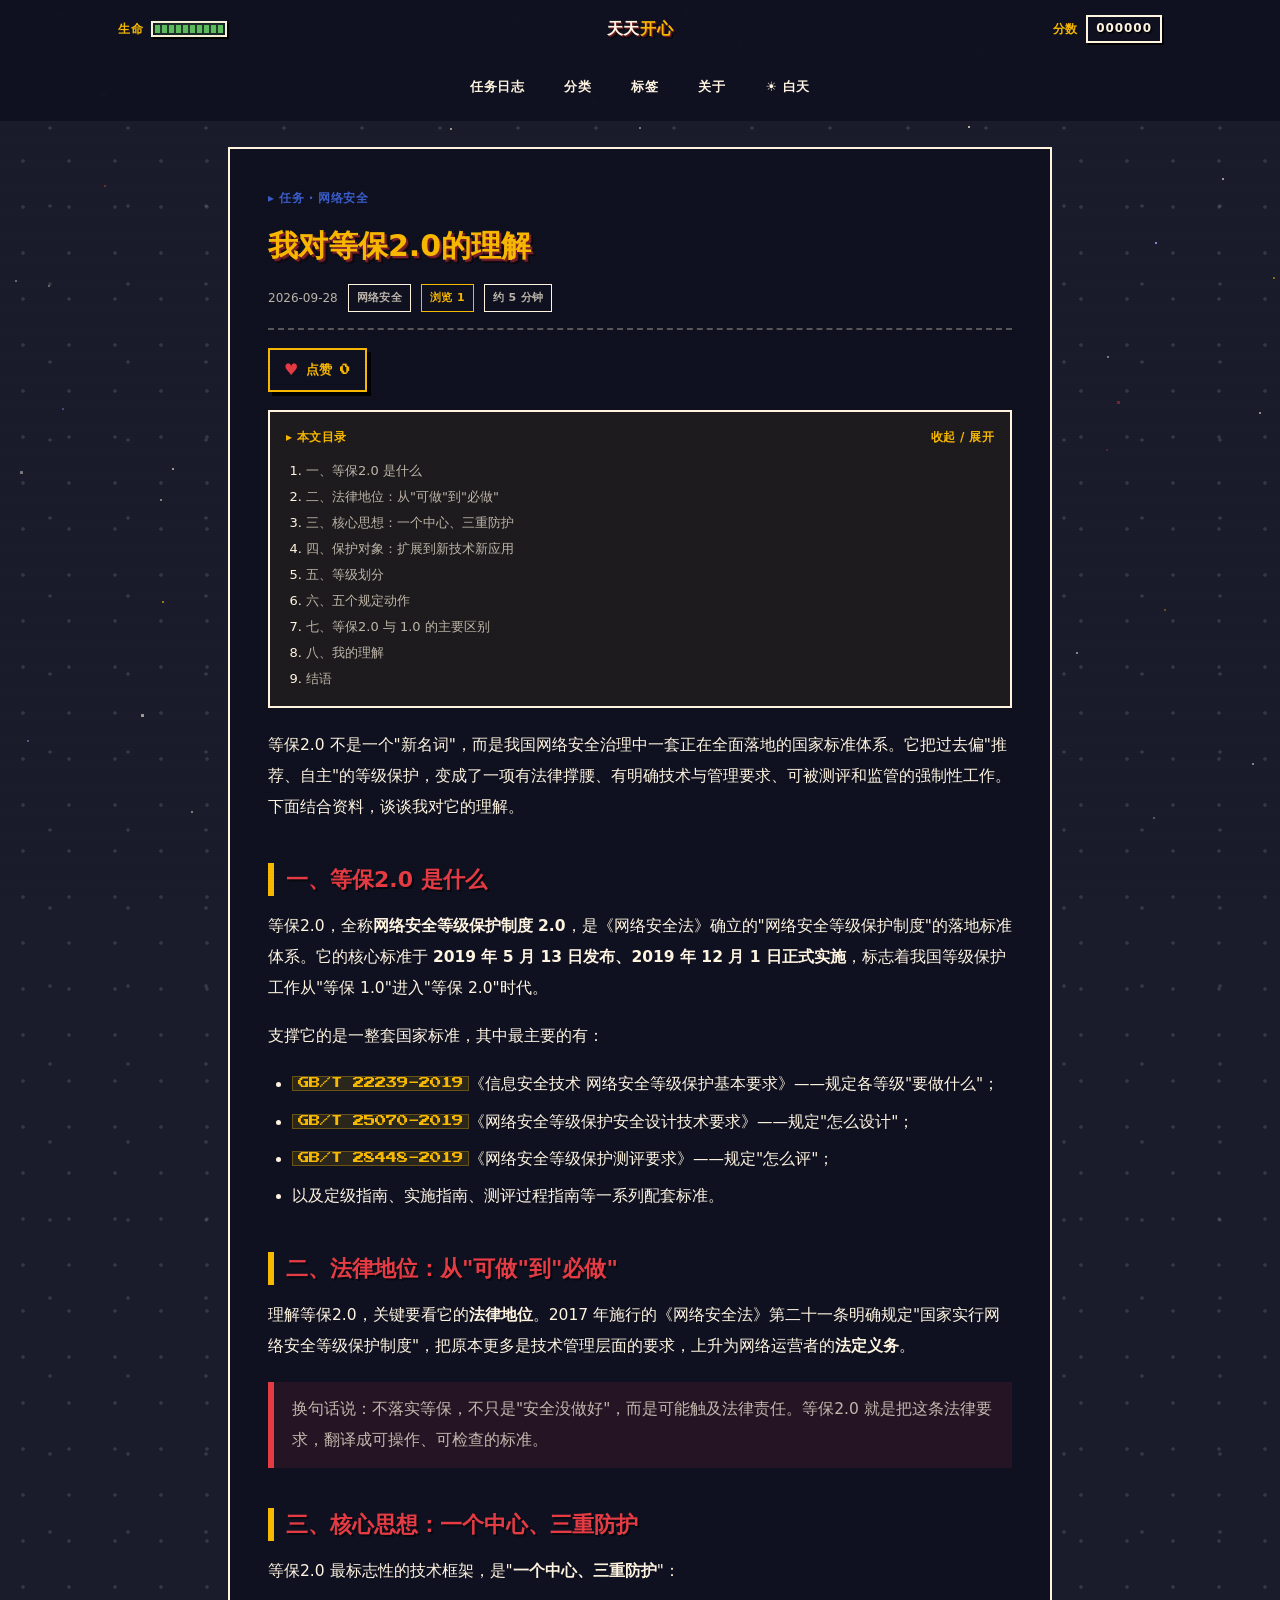
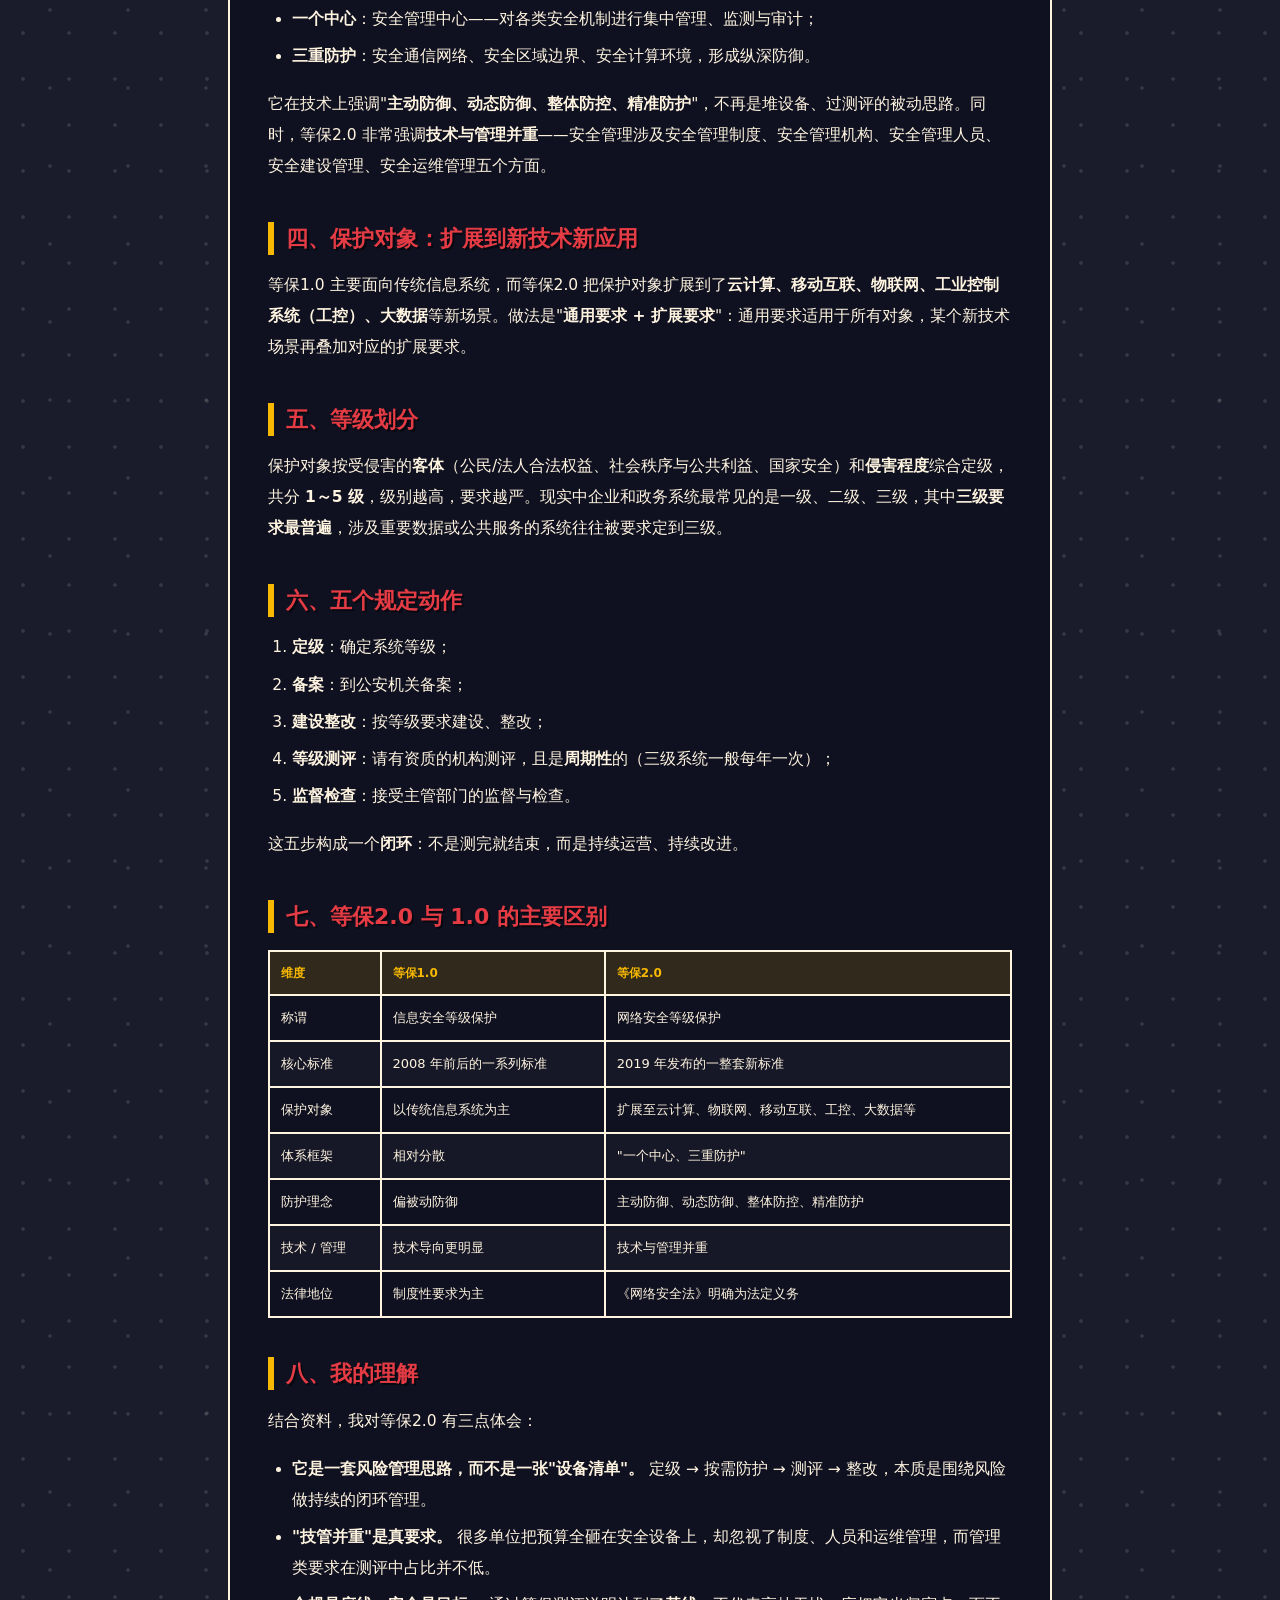
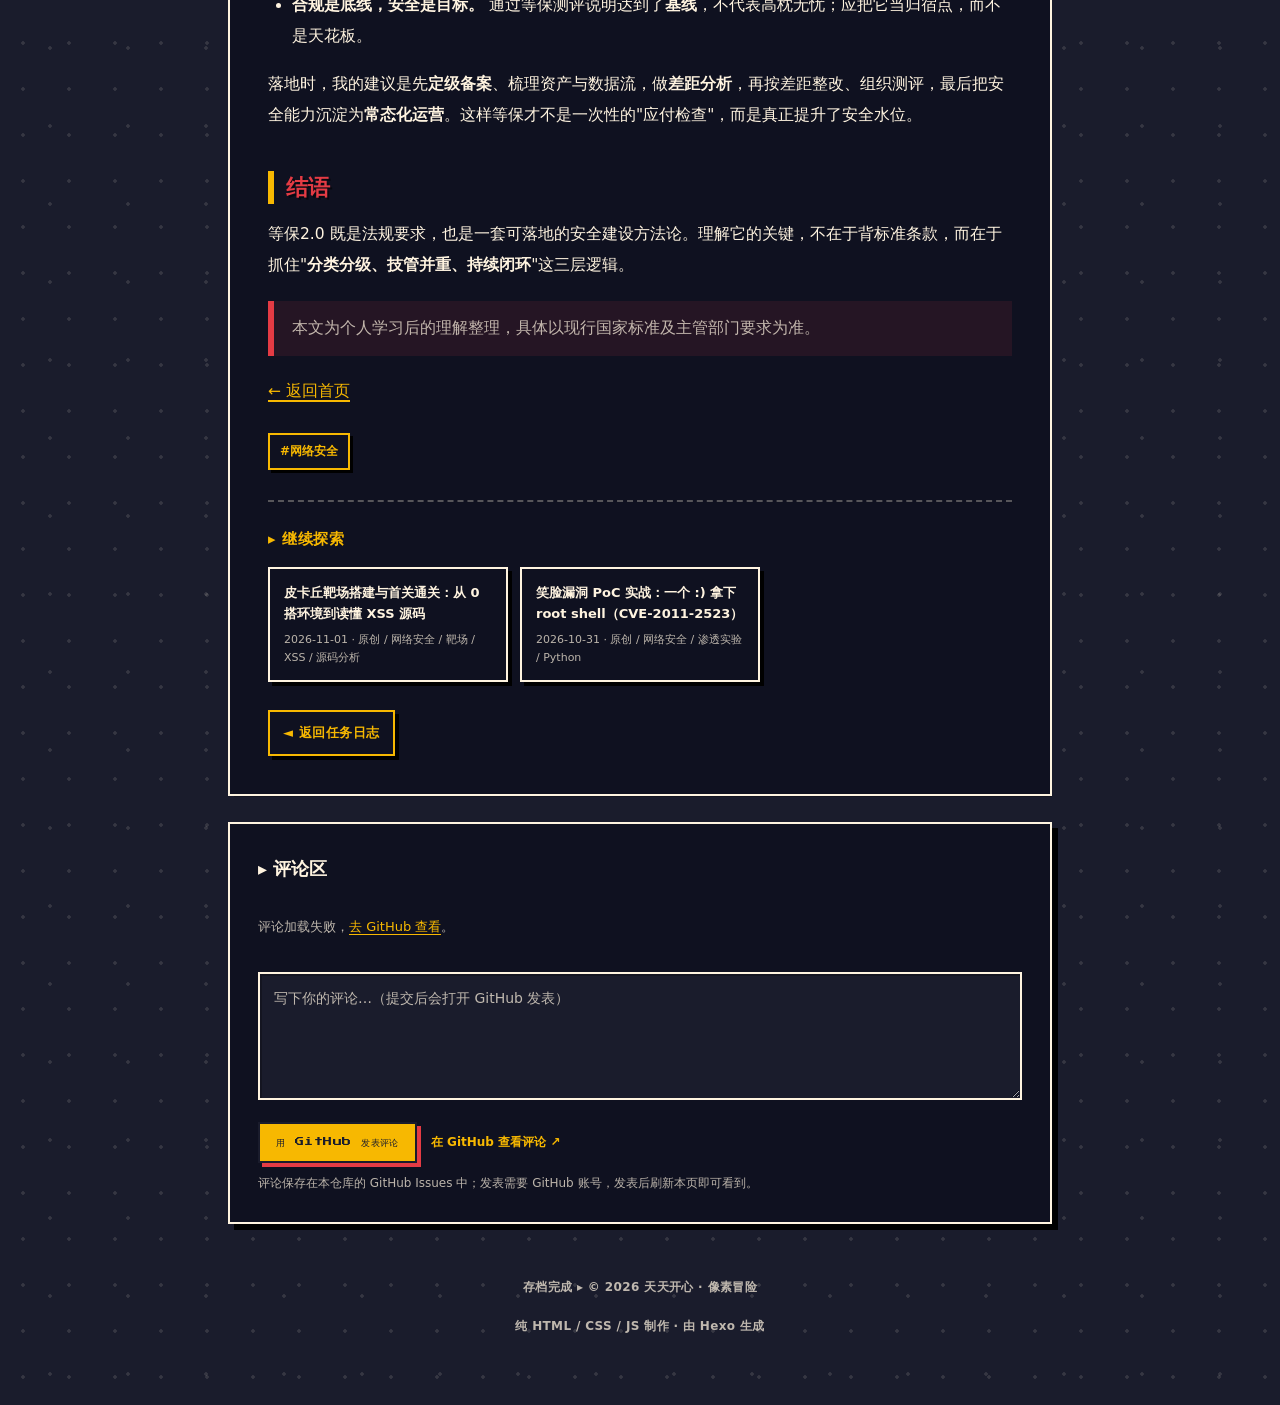
<file: posts/dengbao2-0.html>
<!DOCTYPE html>
<html lang="zh-CN" data-theme="night">

<head>
  <meta charset="UTF-8" />
  <meta name="viewport" content="width=device-width, initial-scale=1.0" />
  <title>我对等保2.0的理解 · 像素冒险</title>
  <meta name="description" content="等保2.0 是什么、法律地位如何、核心思想“一个中心三重防护”、保护对象与技术管理要点，以及它和等保1.0 的主要区别。" />
  <meta name="theme-color" content="#1a1c2c" />
  <link rel="preconnect" href="https://fonts.googleapis.com" />
  <link rel="preconnect" href="https://fonts.gstatic.com" crossorigin />
  <link href="https://fonts.googleapis.com/css2?family=Press+Start+2P&display=swap" rel="stylesheet" />
  <link rel="stylesheet" href="/css/pixel.css?v=20261103n" />
  <script>
    try {
      var t = localStorage.getItem("px:theme");
      if (t === "day") document.documentElement.setAttribute("data-theme", "day");
      // 动态特效默认开启；只有用户手动关闭时才加 reduce-motion
      if (localStorage.getItem("px:motion") === "off") {
        document.documentElement.classList.add("reduce-motion");
      }
    } catch (e) {}
  </script>
<meta name="generator" content="Hexo 8.1.2"></head>

<body class="page-post">

  <div id="boot" aria-hidden="true">
    <div class="boot-box">
      <div class="boot-title">像素冒险</div>
      <div class="boot-sub">正在读取存档…</div>
      <div class="boot-track"><div class="boot-bar" id="boot-bar"></div></div>
      <div class="boot-pct" id="boot-pct">000%</div>
    </div>
  </div>

  <div id="wipe" aria-hidden="true"></div>
  <div id="slidefx" aria-hidden="true"></div>
  <div id="pxcursor" aria-hidden="true"></div>
  <canvas id="pxstars" aria-hidden="true"></canvas>

  <a class="skip-link" href="#main">跳到主内容</a>

  
<header class="site-header">
  <div class="hud">
    <div class="hud-item">
      <span class="hud-label">生命</span>
      <button class="hud-bar" id="hp-bar" type="button" aria-label="生命值 10/10，点击扣血" title="点击扣血，扣完自动回满"><i></i><i></i><i></i><i></i><i></i><i></i><i></i><i></i><i></i><i></i></button>
    </div>
    <a class="brand" href="/">天天<span class="gold">开心</span></a>
    <div class="hud-item">
      <span class="hud-label">分数</span>
      <button class="hud-score" id="score" type="button" aria-label="分数，点击加分" title="点击加分：连击 ≥5 双倍，暴击再翻倍，无上限">000000</button>
    </div>
  </div>
  <nav class="nav" aria-label="主导航">
    <a href="/" class="">任务日志</a>
    <a href="/#quests">分类</a>
    <a href="/#tagbar">标签</a>
    <a href="/about.html" class="">关于</a>
    <button id="theme-toggle" type="button">☀ 白天</button>
  </nav>
</header>


  
<main class="article-wrap" id="main">
  <article class="article reveal">
    <p class="article-kicker">▸ 任务 · 网络安全</p>
    <h1 class="article-title">我对等保2.0的理解</h1>
    <div class="article-meta">
      <span>2026-09-28</span>
      <span class="pill plain">网络安全</span>
    </div>

    <div class="post-like">
      <button class="like-btn" id="like-btn" type="button" data-slug="dengbao2-0" aria-pressed="false">
        <span class="like-heart">♥</span> <span class="like-label">点赞</span> <b id="like-count">0</b>
      </button>
    </div>

    <div id="toc"></div>

    <div class="article-body post-body">
<p>等保2.0 不是一个"新名词"，而是我国网络安全治理中一套正在全面落地的国家标准体系。它把过去偏"推荐、自主"的等级保护，变成了一项有法律撑腰、有明确技术与管理要求、可被测评和监管的强制性工作。下面结合资料，谈谈我对它的理解。</p>

<h2>一、等保2.0 是什么</h2>
<p>等保2.0，全称<strong>网络安全等级保护制度 2.0</strong>，是《网络安全法》确立的"网络安全等级保护制度"的落地标准体系。它的核心标准于 <strong>2019 年 5 月 13 日发布、2019 年 12 月 1 日正式实施</strong>，标志着我国等级保护工作从"等保 1.0"进入"等保 2.0"时代。</p>
<p>支撑它的是一整套国家标准，其中最主要的有：</p>
<ul>
  <li><code>GB/T 22239-2019</code>《信息安全技术 网络安全等级保护基本要求》——规定各等级"要做什么"；</li>
  <li><code>GB/T 25070-2019</code>《网络安全等级保护安全设计技术要求》——规定"怎么设计"；</li>
  <li><code>GB/T 28448-2019</code>《网络安全等级保护测评要求》——规定"怎么评"；</li>
  <li>以及定级指南、实施指南、测评过程指南等一系列配套标准。</li>
</ul>

<h2>二、法律地位：从"可做"到"必做"</h2>
<p>理解等保2.0，关键要看它的<strong>法律地位</strong>。2017 年施行的《网络安全法》第二十一条明确规定"国家实行网络安全等级保护制度"，把原本更多是技术管理层面的要求，上升为网络运营者的<strong>法定义务</strong>。</p>
<blockquote>换句话说：不落实等保，不只是"安全没做好"，而是可能触及法律责任。等保2.0 就是把这条法律要求，翻译成可操作、可检查的标准。</blockquote>

<h2>三、核心思想：一个中心、三重防护</h2>
<p>等保2.0 最标志性的技术框架，是"<strong>一个中心、三重防护</strong>"：</p>
<ul>
  <li><strong>一个中心</strong>：安全管理中心——对各类安全机制进行集中管理、监测与审计；</li>
  <li><strong>三重防护</strong>：安全通信网络、安全区域边界、安全计算环境，形成纵深防御。</li>
</ul>
<p>它在技术上强调"<strong>主动防御、动态防御、整体防控、精准防护</strong>"，不再是堆设备、过测评的被动思路。同时，等保2.0 非常强调<strong>技术与管理并重</strong>——安全管理涉及安全管理制度、安全管理机构、安全管理人员、安全建设管理、安全运维管理五个方面。</p>

<h2>四、保护对象：扩展到新技术新应用</h2>
<p>等保1.0 主要面向传统信息系统，而等保2.0 把保护对象扩展到了<strong>云计算、移动互联、物联网、工业控制系统（工控）、大数据</strong>等新场景。做法是"<strong>通用要求 + 扩展要求</strong>"：通用要求适用于所有对象，某个新技术场景再叠加对应的扩展要求。</p>

<h2>五、等级划分</h2>
<p>保护对象按受侵害的<strong>客体</strong>（公民/法人合法权益、社会秩序与公共利益、国家安全）和<strong>侵害程度</strong>综合定级，共分 <strong>1～5 级</strong>，级别越高，要求越严。现实中企业和政务系统最常见的是一级、二级、三级，其中<strong>三级要求最普遍</strong>，涉及重要数据或公共服务的系统往往被要求定到三级。</p>

<h2>六、五个规定动作</h2>
<ol>
  <li><strong>定级</strong>：确定系统等级；</li>
  <li><strong>备案</strong>：到公安机关备案；</li>
  <li><strong>建设整改</strong>：按等级要求建设、整改；</li>
  <li><strong>等级测评</strong>：请有资质的机构测评，且是<strong>周期性</strong>的（三级系统一般每年一次）；</li>
  <li><strong>监督检查</strong>：接受主管部门的监督与检查。</li>
</ol>
<p>这五步构成一个<strong>闭环</strong>：不是测完就结束，而是持续运营、持续改进。</p>

<h2>七、等保2.0 与 1.0 的主要区别</h2>
<table>
  <thead>
    <tr><th>维度</th><th>等保1.0</th><th>等保2.0</th></tr>
  </thead>
  <tbody>
    <tr><td>称谓</td><td>信息安全等级保护</td><td>网络安全等级保护</td></tr>
    <tr><td>核心标准</td><td>2008 年前后的一系列标准</td><td>2019 年发布的一整套新标准</td></tr>
    <tr><td>保护对象</td><td>以传统信息系统为主</td><td>扩展至云计算、物联网、移动互联、工控、大数据等</td></tr>
    <tr><td>体系框架</td><td>相对分散</td><td>"一个中心、三重防护"</td></tr>
    <tr><td>防护理念</td><td>偏被动防御</td><td>主动防御、动态防御、整体防控、精准防护</td></tr>
    <tr><td>技术 / 管理</td><td>技术导向更明显</td><td>技术与管理并重</td></tr>
    <tr><td>法律地位</td><td>制度性要求为主</td><td>《网络安全法》明确为法定义务</td></tr>
  </tbody>
</table>

<h2>八、我的理解</h2>
<p>结合资料，我对等保2.0 有三点体会：</p>
<ul>
  <li><strong>它是一套风险管理思路，而不是一张"设备清单"。</strong> 定级 → 按需防护 → 测评 → 整改，本质是围绕风险做持续的闭环管理。</li>
  <li><strong>"技管并重"是真要求。</strong> 很多单位把预算全砸在安全设备上，却忽视了制度、人员和运维管理，而管理类要求在测评中占比并不低。</li>
  <li><strong>合规是底线，安全是目标。</strong> 通过等保测评说明达到了<strong>基线</strong>，不代表高枕无忧；应把它当归宿点，而不是天花板。</li>
</ul>
<p>落地时，我的建议是先<strong>定级备案</strong>、梳理资产与数据流，做<strong>差距分析</strong>，再按差距整改、组织测评，最后把安全能力沉淀为<strong>常态化运营</strong>。这样等保才不是一次性的"应付检查"，而是真正提升了安全水位。</p>

<h2>结语</h2>
<p>等保2.0 既是法规要求，也是一套可落地的安全建设方法论。理解它的关键，不在于背标准条款，而在于抓住"<strong>分类分级、技管并重、持续闭环</strong>"这三层逻辑。</p>
<blockquote>本文为个人学习后的理解整理，具体以现行国家标准及主管部门要求为准。</blockquote>

<p><a class="back-link" href="../index.html">← 返回首页</a></p>

    </div>

    <div class="article-tags">
      <a href="/?tag=%E7%BD%91%E7%BB%9C%E5%AE%89%E5%85%A8">#网络安全</a>
    </div>

    <section class="related" id="related"></section>

    <div class="article-actions">
      <a class="article-back" href="/">◄ 返回任务日志</a>
    </div>
  </article>

  <section class="comments" id="comments" data-slug="dengbao2-0">
    <h2 class="comments-title">▸ 评论区 <small id="comment-count"></small></h2>
    <div class="comment-list" id="comment-list">
      <p class="comment-empty">正在加载评论…</p>
    </div>
    <form class="comment-form" id="comment-form">
      <textarea id="comment-text" rows="4" placeholder="写下你的评论…（提交后会打开 GitHub 发表）" required></textarea>
      <div class="comment-actions">
        <button class="btn" type="submit">用 GitHub 发表评论</button>
        <a class="comment-link" id="comment-gh" href="#" target="_blank" rel="noopener">在 GitHub 查看评论 ↗</a>
      </div>
      <p class="comment-hint">评论保存在本仓库的 GitHub Issues 中；发表需要 GitHub 账号，发表后刷新本页即可看到。</p>
    </form>
  </section>
</main>


  
<footer class="site-footer">
  <p>存档完成 ▸ © <span id="year">2026</span> 天天开心 · 像素冒险</p>
  <p>纯 HTML / CSS / JS 制作 · 由 Hexo 生成</p>
</footer>

<script>window.POSTS = [{"file":"/posts/pikachu-target.html","title":"皮卡丘靶场搭建与首关通关：从 0 搭环境到读懂 XSS 源码","date":"2026-11-01","tags":["原创","网络安全","靶场","XSS","源码分析"],"summary":"在 Kali 上用 LAMP 搭建 Pikachu 漏洞练习平台，亲手通关反射型 XSS，并深入源码分析漏洞成因（用户输入未转义直接拼 HTML）与修复方案（htmlspecialchars 输出编码）。含搭建白屏排错。"},{"file":"/posts/curl-shicao.html","title":"用 curl 亲手摸一摸 HTTP：5 条命令看懂请求与响应","date":"2026-10-31","tags":["网络","原创","HTTP","工具"],"summary":"在 Windows 自带的 cmd 里用 5 条真实 curl 命令摸 HTTP：看响应头、跟随重定向、发 POST、调 GitHub API、测耗时，每条都配真实截图与逐行解读。"},{"file":"/posts/smiley-poc.html","title":"笑脸漏洞 PoC 实战：一个 :) 拿下 root shell（CVE-2011-2523）","date":"2026-10-31","tags":["原创","网络安全","渗透实验","Python"],"summary":"用 Python 写 vsftpd 2.3.4 笑脸后门检测 PoC，在 Kali + Metasploitable2 授权实验环境里四步拿到 root：指纹扫描、nc 触发、连 6200 验证，含源码截图与四个实战踩坑。"},{"file":"/posts/qq-liuliang-fenxi.html","title":"用 Wireshark 看 QQ 流量：它走 TCP 还是 UDP，内容加密了吗","date":"2026-10-19","tags":["网络","抓包","原创"],"summary":"自己抓一份 QQ 真实流量，用会话统计、信息熵和文件头特征搜索，回答三个问题：TCP 还是 UDP、加密还是明文、能否从抓包恢复明文文件。"},{"file":"/posts/dengbao2-0.html","title":"我对等保2.0的理解","date":"2026-09-28","tags":["网络安全"],"summary":"等保2.0 是什么、法律地位如何、核心思想“一个中心三重防护”、保护对象与技术管理要点，以及它和等保1.0 的主要区别。"},{"file":"/posts/suanfa-rumen.html","title":"算法入门：它到底是什么，又该怎么衡量","date":"2026-09-28","tags":["原创","算法"],"summary":"原创。从生活化例子讲清算法是什么，用大 O 表示法衡量好坏，并用「两数之和」的暴力 vs 哈希、以及二分查找，体会不同解法的效率差距。"}];</script>
<script src="/js/pixel.js?v=20261103n"></script>


</body>
</html>
</file>
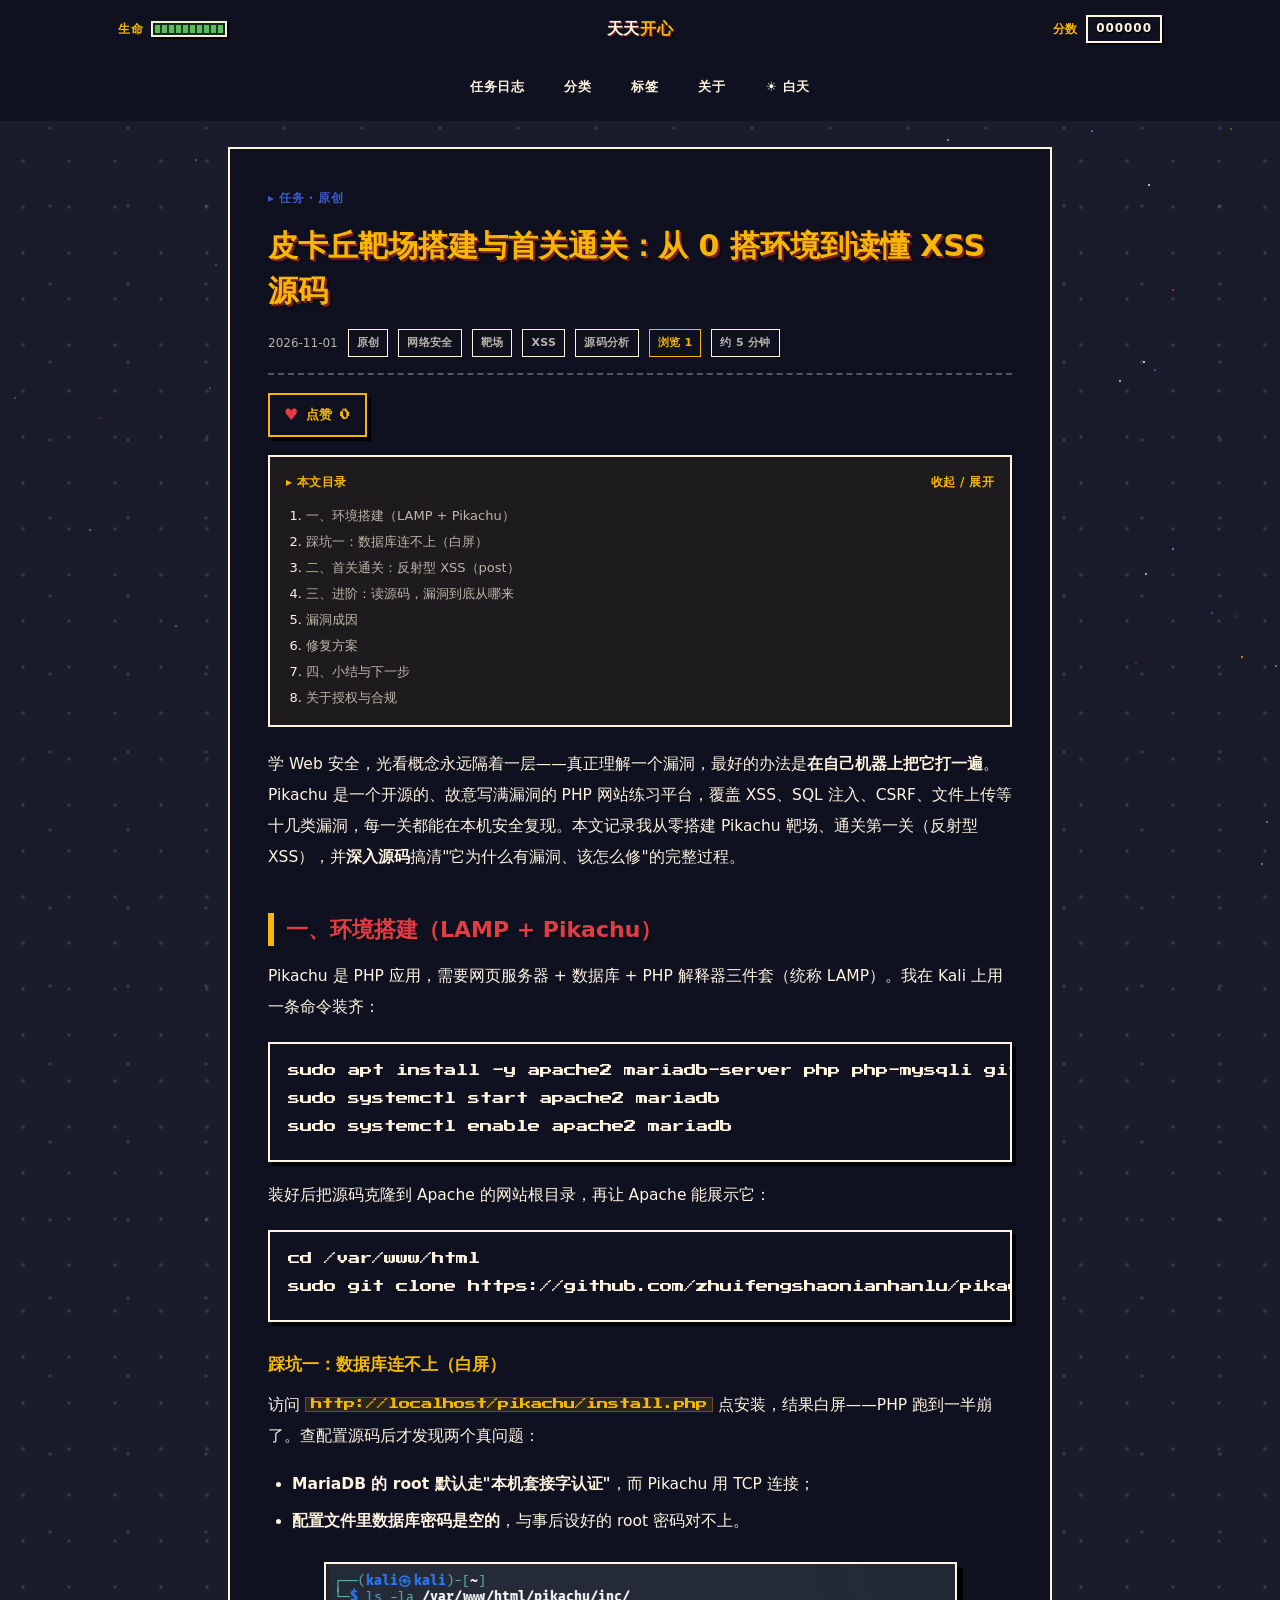
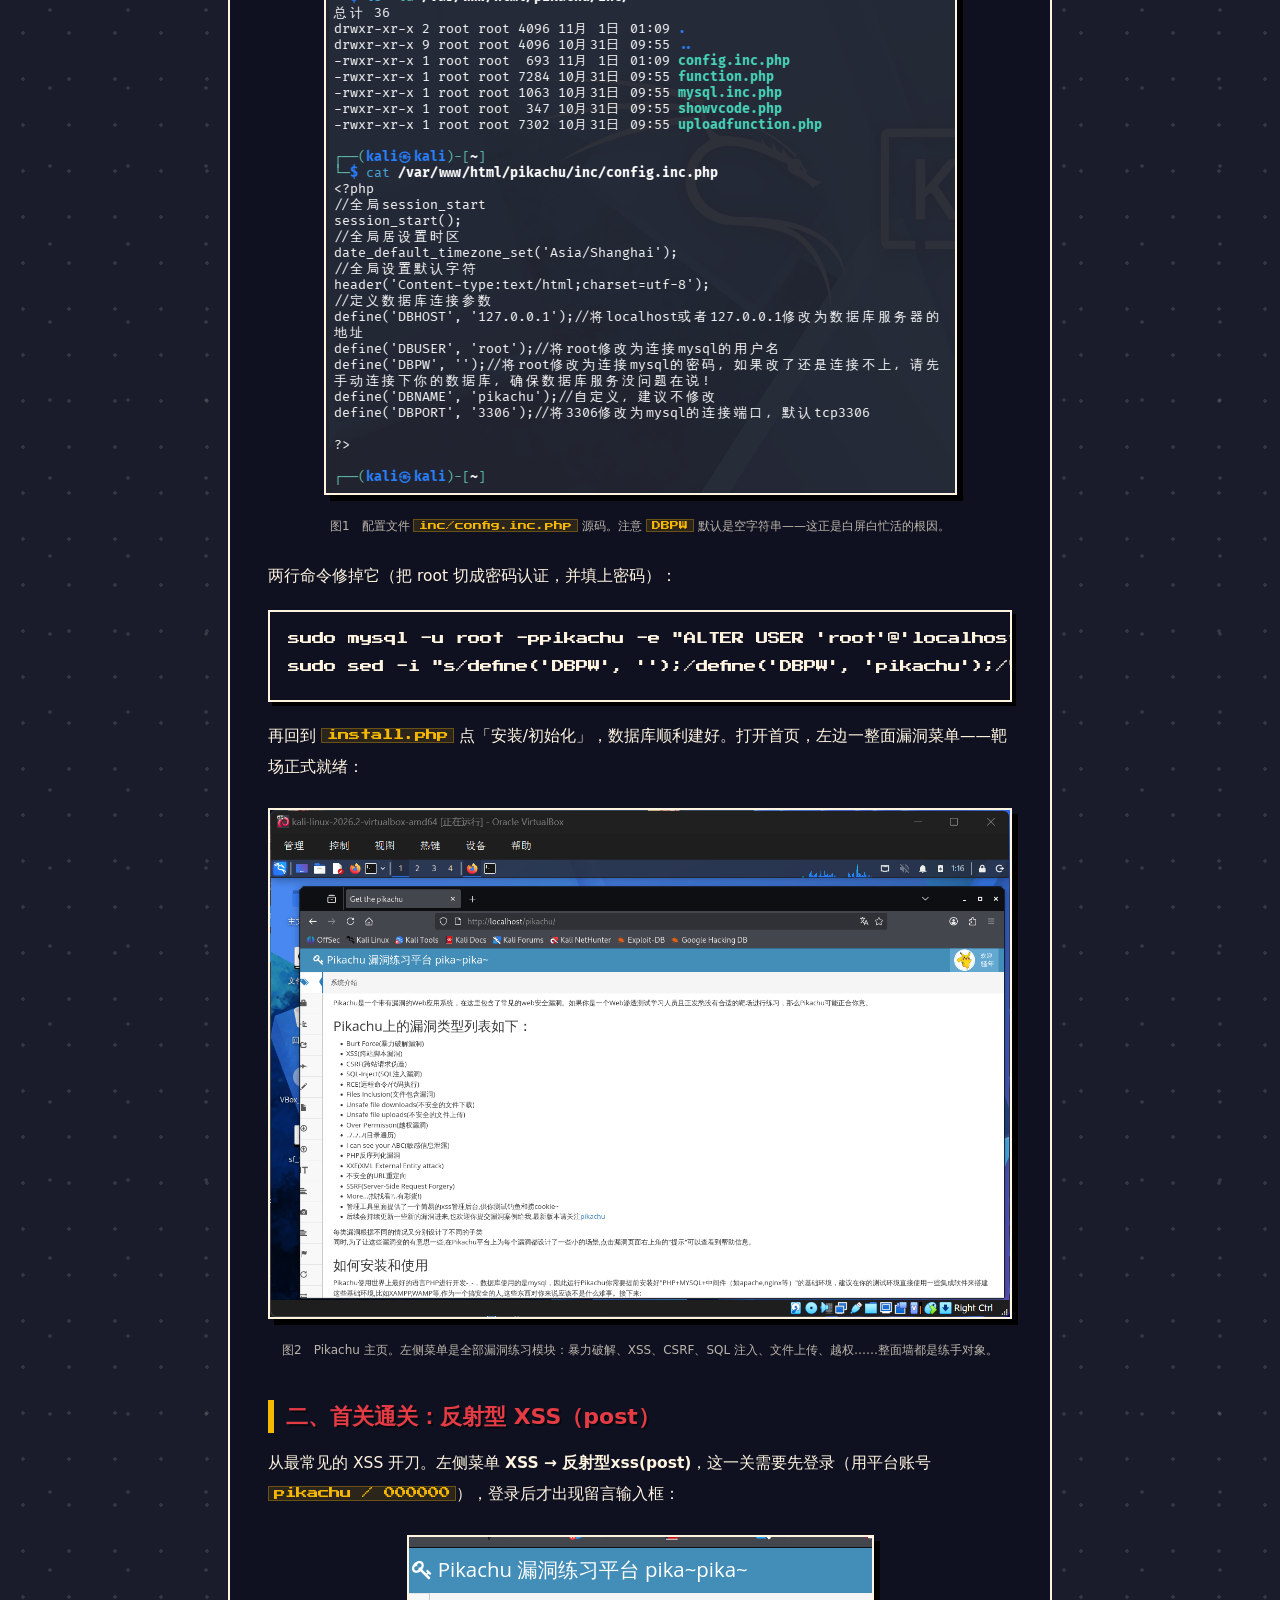
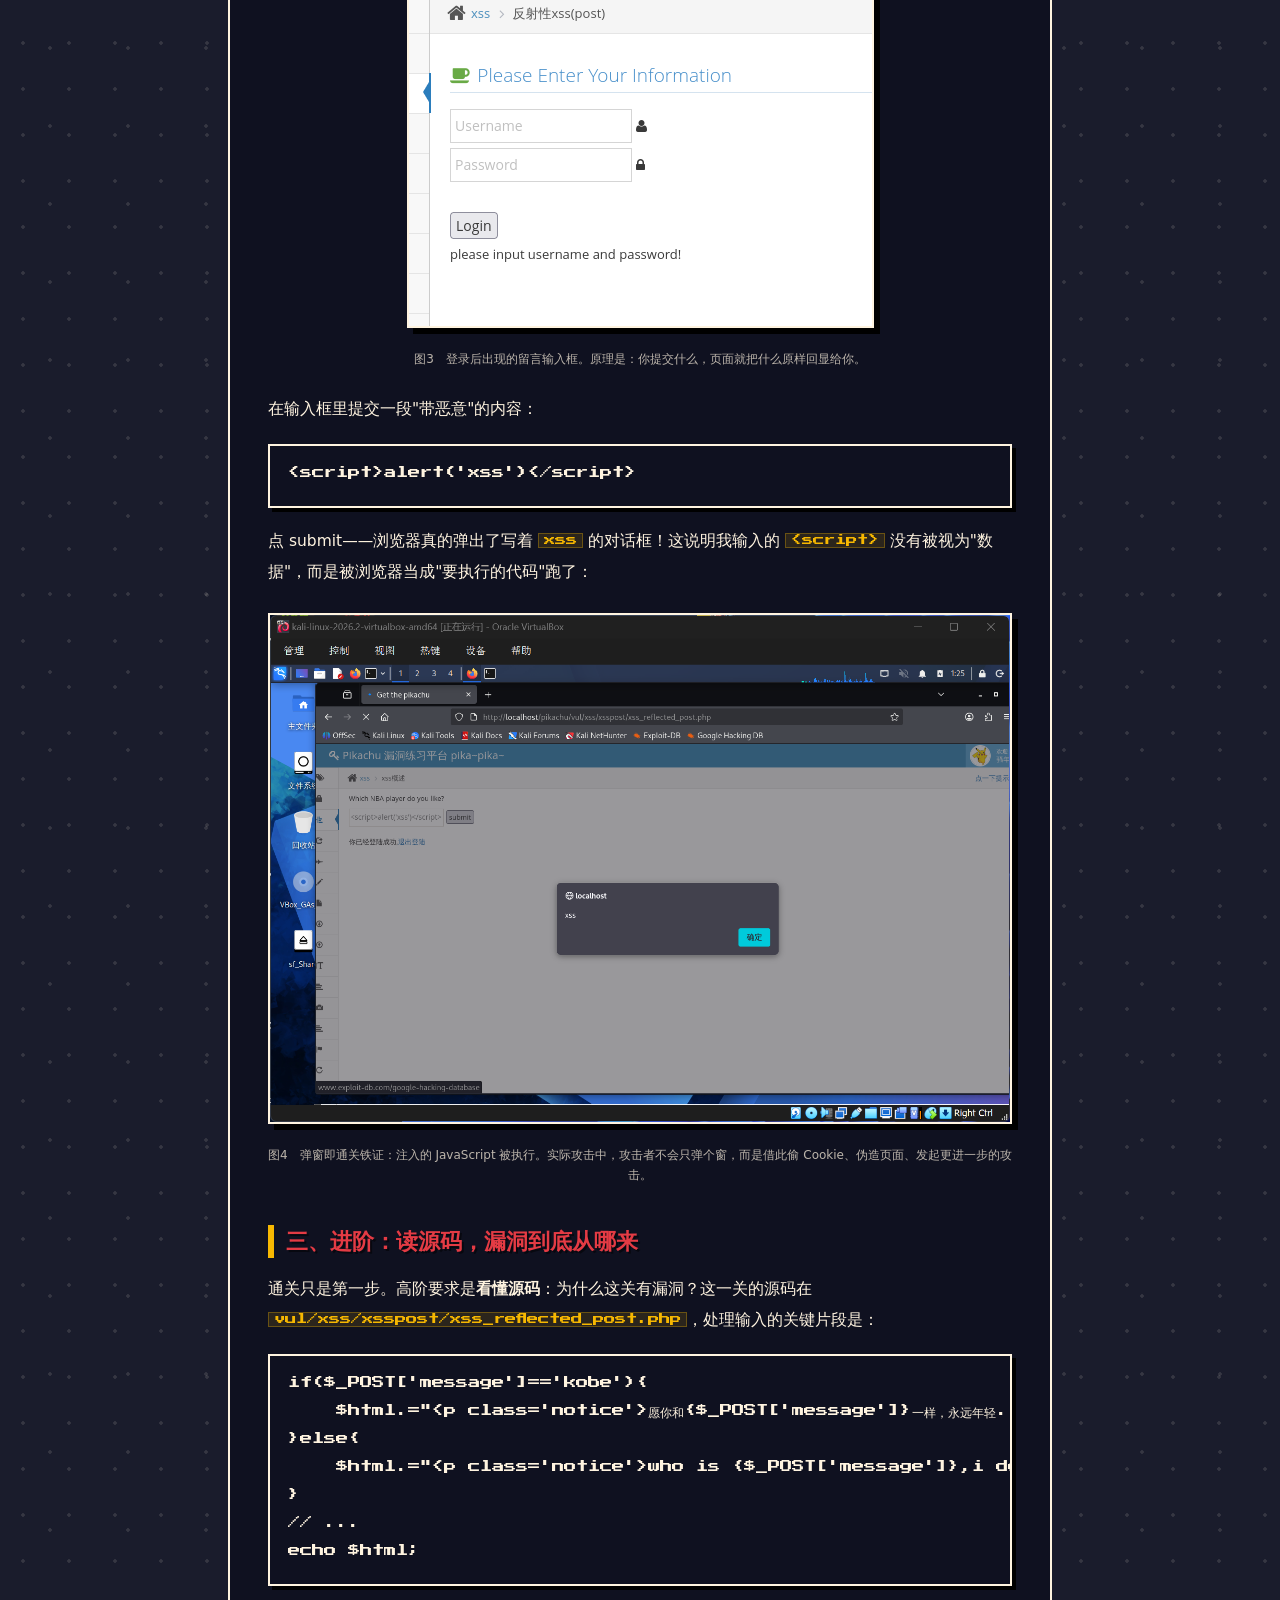
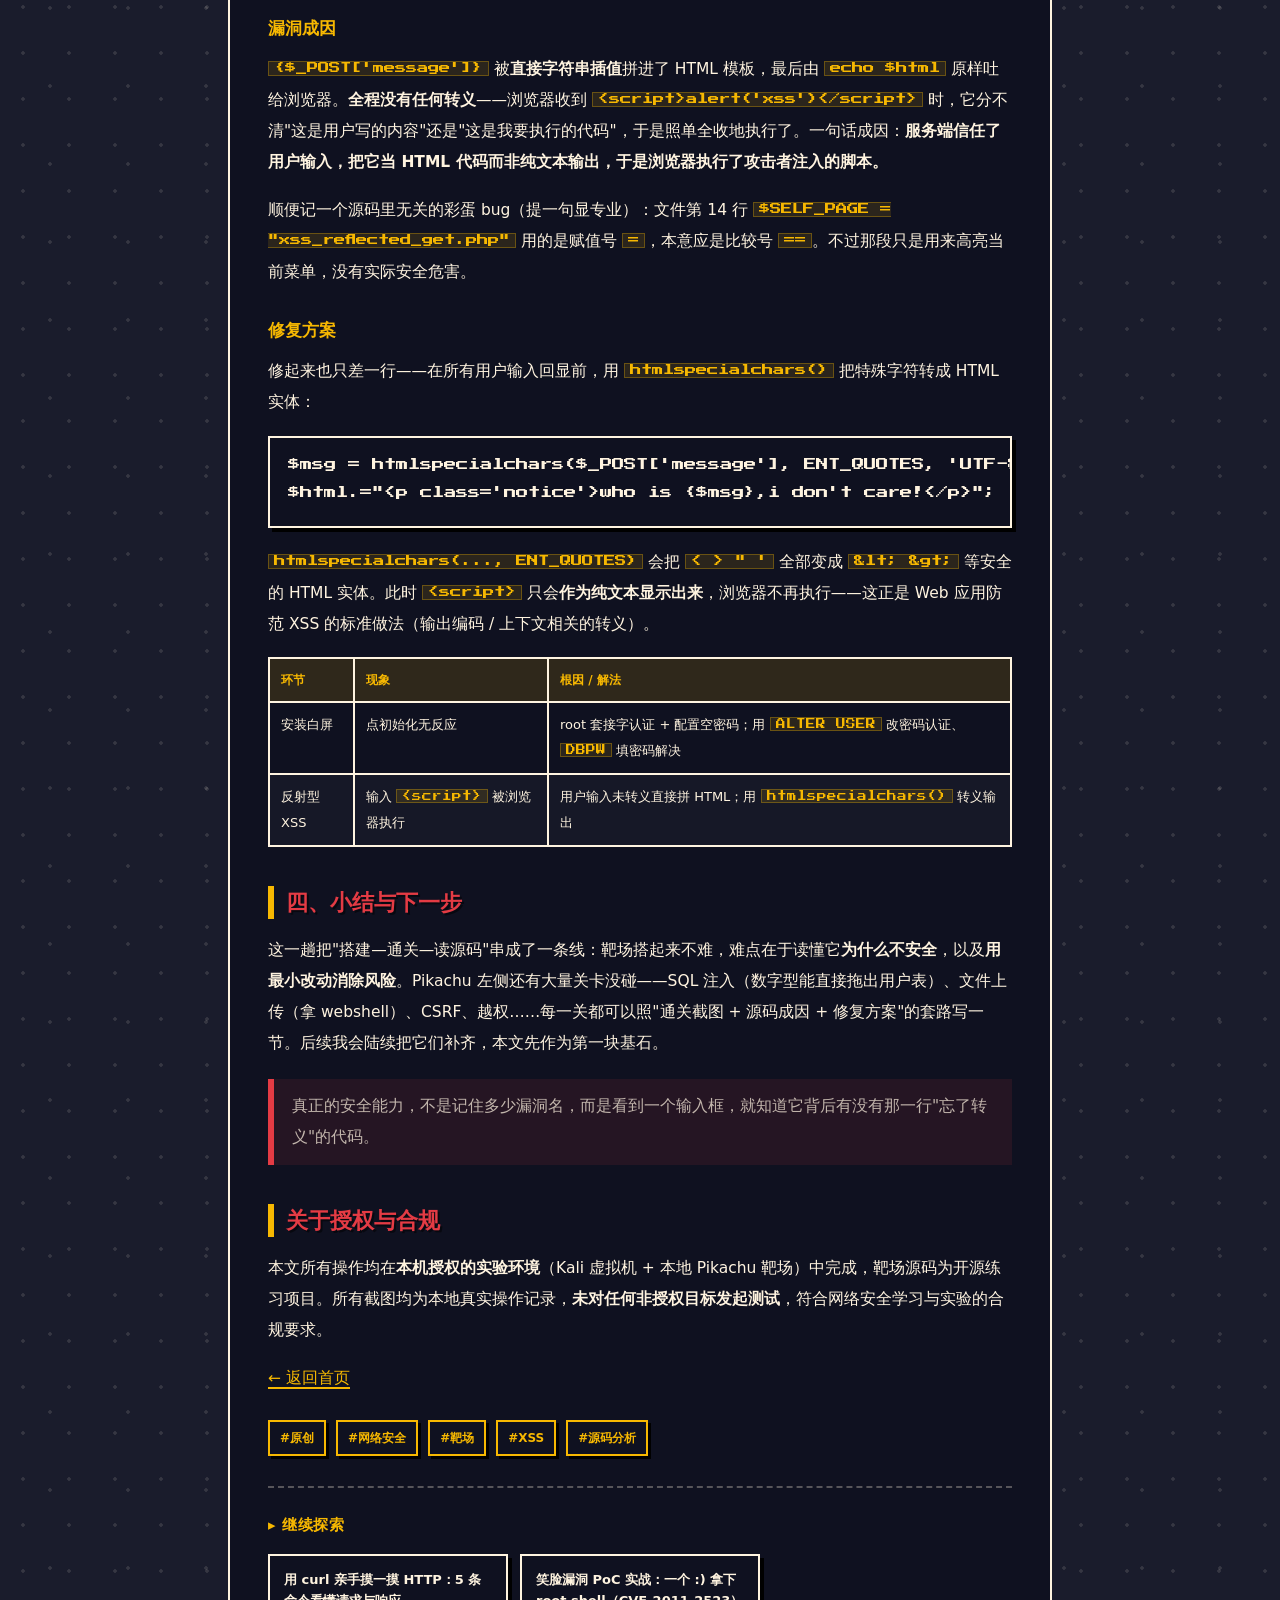
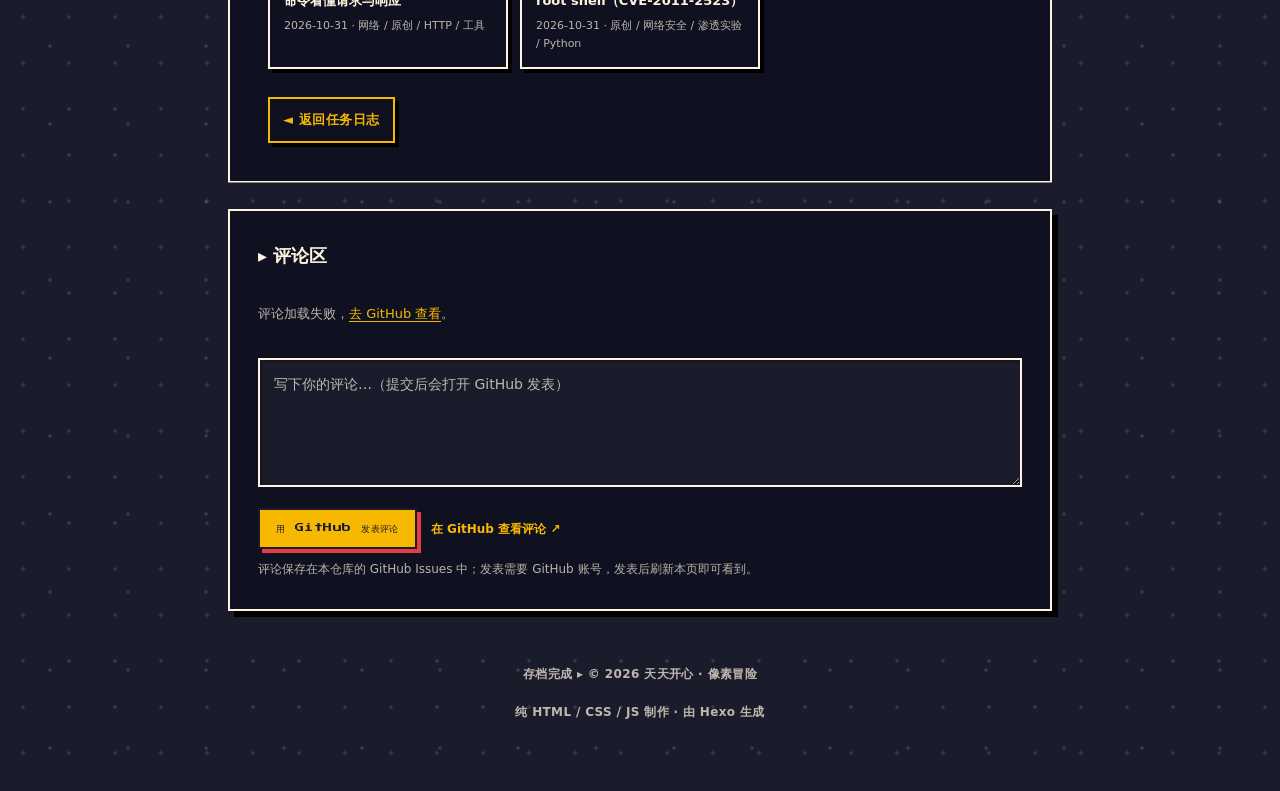
<file: posts/pikachu-target.html>
<!DOCTYPE html>
<html lang="zh-CN" data-theme="night">

<head>
  <meta charset="UTF-8" />
  <meta name="viewport" content="width=device-width, initial-scale=1.0" />
  <title>皮卡丘靶场搭建与首关通关：从 0 搭环境到读懂 XSS 源码 · 像素冒险</title>
  <meta name="description" content="在 Kali 上用 LAMP 搭建 Pikachu 漏洞练习平台，亲手通关反射型 XSS，并深入源码分析漏洞成因（用户输入未转义直接拼 HTML）与修复方案（htmlspecialchars 输出编码）。含搭建白屏排错。" />
  <meta name="theme-color" content="#1a1c2c" />
  <link rel="preconnect" href="https://fonts.googleapis.com" />
  <link rel="preconnect" href="https://fonts.gstatic.com" crossorigin />
  <link href="https://fonts.googleapis.com/css2?family=Press+Start+2P&display=swap" rel="stylesheet" />
  <link rel="stylesheet" href="/css/pixel.css?v=20261103n" />
  <script>
    try {
      var t = localStorage.getItem("px:theme");
      if (t === "day") document.documentElement.setAttribute("data-theme", "day");
      // 动态特效默认开启；只有用户手动关闭时才加 reduce-motion
      if (localStorage.getItem("px:motion") === "off") {
        document.documentElement.classList.add("reduce-motion");
      }
    } catch (e) {}
  </script>
<meta name="generator" content="Hexo 8.1.2"></head>

<body class="page-post">

  <div id="boot" aria-hidden="true">
    <div class="boot-box">
      <div class="boot-title">像素冒险</div>
      <div class="boot-sub">正在读取存档…</div>
      <div class="boot-track"><div class="boot-bar" id="boot-bar"></div></div>
      <div class="boot-pct" id="boot-pct">000%</div>
    </div>
  </div>

  <div id="wipe" aria-hidden="true"></div>
  <div id="slidefx" aria-hidden="true"></div>
  <div id="pxcursor" aria-hidden="true"></div>
  <canvas id="pxstars" aria-hidden="true"></canvas>

  <a class="skip-link" href="#main">跳到主内容</a>

  
<header class="site-header">
  <div class="hud">
    <div class="hud-item">
      <span class="hud-label">生命</span>
      <button class="hud-bar" id="hp-bar" type="button" aria-label="生命值 10/10，点击扣血" title="点击扣血，扣完自动回满"><i></i><i></i><i></i><i></i><i></i><i></i><i></i><i></i><i></i><i></i></button>
    </div>
    <a class="brand" href="/">天天<span class="gold">开心</span></a>
    <div class="hud-item">
      <span class="hud-label">分数</span>
      <button class="hud-score" id="score" type="button" aria-label="分数，点击加分" title="点击加分：连击 ≥5 双倍，暴击再翻倍，无上限">000000</button>
    </div>
  </div>
  <nav class="nav" aria-label="主导航">
    <a href="/" class="">任务日志</a>
    <a href="/#quests">分类</a>
    <a href="/#tagbar">标签</a>
    <a href="/about.html" class="">关于</a>
    <button id="theme-toggle" type="button">☀ 白天</button>
  </nav>
</header>


  
<main class="article-wrap" id="main">
  <article class="article reveal">
    <p class="article-kicker">▸ 任务 · 原创</p>
    <h1 class="article-title">皮卡丘靶场搭建与首关通关：从 0 搭环境到读懂 XSS 源码</h1>
    <div class="article-meta">
      <span>2026-11-01</span>
      <span class="pill plain">原创</span><span class="pill plain">网络安全</span><span class="pill plain">靶场</span><span class="pill plain">XSS</span><span class="pill plain">源码分析</span>
    </div>

    <div class="post-like">
      <button class="like-btn" id="like-btn" type="button" data-slug="pikachu-target" aria-pressed="false">
        <span class="like-heart">♥</span> <span class="like-label">点赞</span> <b id="like-count">0</b>
      </button>
    </div>

    <div id="toc"></div>

    <div class="article-body post-body">
<p>学 Web 安全，光看概念永远隔着一层——真正理解一个漏洞，最好的办法是<strong>在自己机器上把它打一遍</strong>。Pikachu 是一个开源的、故意写满漏洞的 PHP 网站练习平台，覆盖 XSS、SQL 注入、CSRF、文件上传等十几类漏洞，每一关都能在本机安全复现。本文记录我从零搭建 Pikachu 靶场、通关第一关（反射型 XSS），并<strong>深入源码</strong>搞清"它为什么有漏洞、该怎么修"的完整过程。</p>

<h2>一、环境搭建（LAMP + Pikachu）</h2>
<p>Pikachu 是 PHP 应用，需要网页服务器 + 数据库 + PHP 解释器三件套（统称 LAMP）。我在 Kali 上用一条命令装齐：</p>
<pre><code>sudo apt install -y apache2 mariadb-server php php-mysqli git
sudo systemctl start apache2 mariadb
sudo systemctl enable apache2 mariadb</code></pre>
<p>装好后把源码克隆到 Apache 的网站根目录，再让 Apache 能展示它：</p>
<pre><code>cd /var/www/html
sudo git clone https://github.com/zhuifengshaonianhanlu/pikachu.git</code></pre>

<h3>踩坑一：数据库连不上（白屏）</h3>
<p>访问 <code>http://localhost/pikachu/install.php</code> 点安装，结果白屏——PHP 跑到一半崩了。查配置源码后才发现两个真问题：</p>
<ul>
  <li><strong>MariaDB 的 root 默认走"本机套接字认证"</strong>，而 Pikachu 用 TCP 连接；</li>
  <li><strong>配置文件里数据库密码是空的</strong>，与事后设好的 root 密码对不上。</li>
</ul>
<figure class="post-figure">
  <img src="../assets/img/pika_config.png" alt="Pikachu 配置文件源码截图" />
  <figcaption>图1　配置文件 <code>inc/config.inc.php</code> 源码。注意 <code>DBPW</code> 默认是空字符串——这正是白屏白忙活的根因。</figcaption>
</figure>

<p>两行命令修掉它（把 root 切成密码认证，并填上密码）：</p>
<pre><code>sudo mysql -u root -ppikachu -e "ALTER USER 'root'@'localhost' IDENTIFIED BY 'pikachu'; FLUSH PRIVILEGES;"
sudo sed -i "s/define('DBPW', '');/define('DBPW', 'pikachu');/" /var/www/html/pikachu/inc/config.inc.php</code></pre>
<p>再回到 <code>install.php</code> 点「安装/初始化」，数据库顺利建好。打开首页，左边一整面漏洞菜单——靶场正式就绪：</p>
<figure class="post-figure">
  <img src="../assets/img/pika_home.png" alt="Pikachu 主页截图" />
  <figcaption>图2　Pikachu 主页。左侧菜单是全部漏洞练习模块：暴力破解、XSS、CSRF、SQL 注入、文件上传、越权……整面墙都是练手对象。</figcaption>
</figure>

<h2>二、首关通关：反射型 XSS（post）</h2>
<p>从最常见的 XSS 开刀。左侧菜单 <strong>XSS → 反射型xss(post)</strong>，这一关需要先登录（用平台账号 <code>pikachu / 000000</code>），登录后才出现留言输入框：</p>
<figure class="post-figure">
  <img src="../assets/img/pika_xss_login.png" alt="XSS 关卡登录页与输入框" />
  <figcaption>图3　登录后出现的留言输入框。原理是：你提交什么，页面就把什么原样回显给你。</figcaption>
</figure>

<p>在输入框里提交一段"带恶意"的内容：</p>
<pre><code>&lt;script&gt;alert('xss')&lt;/script&gt;</code></pre>
<p>点 submit——浏览器真的弹出了写着 <code>xss</code> 的对话框！这说明我输入的 <code>&lt;script&gt;</code> 没有被视为"数据"，而是被浏览器当成"要执行的代码"跑了：</p>
<figure class="post-figure">
  <img src="../assets/img/pika_xss_popup.png" alt="XSS 弹窗截图" />
  <figcaption>图4　弹窗即通关铁证：注入的 JavaScript 被执行。实际攻击中，攻击者不会只弹个窗，而是借此偷 Cookie、伪造页面、发起更进一步的攻击。</figcaption>
</figure>

<h2>三、进阶：读源码，漏洞到底从哪来</h2>
<p>通关只是第一步。高阶要求是<strong>看懂源码</strong>：为什么这关有漏洞？这一关的源码在 <code>vul/xss/xsspost/xss_reflected_post.php</code>，处理输入的关键片段是：</p>
<pre><code>if($_POST['message']=='kobe'){
    $html.="&lt;p class='notice'&gt;愿你和{$_POST['message']}一样，永远年轻...&lt;/p&gt;...";
}else{
    $html.="&lt;p class='notice'&gt;who is {$_POST['message']},i don't care!&lt;/p&gt;";
}
// ...
echo $html;</code></pre>

<h3>漏洞成因</h3>
<p><code>{$_POST['message']}</code> 被<strong>直接字符串插值</strong>拼进了 HTML 模板，最后由 <code>echo $html</code> 原样吐给浏览器。<strong>全程没有任何转义</strong>——浏览器收到 <code>&lt;script&gt;alert('xss')&lt;/script&gt;</code> 时，它分不清"这是用户写的内容"还是"这是我要执行的代码"，于是照单全收地执行了。一句话成因：<strong>服务端信任了用户输入，把它当 HTML 代码而非纯文本输出，于是浏览器执行了攻击者注入的脚本。</strong></p>
<p>顺便记一个源码里无关的彩蛋 bug（提一句显专业）：文件第 14 行 <code>$SELF_PAGE = "xss_reflected_get.php"</code> 用的是赋值号 <code>=</code>，本意应是比较号 <code>==</code>。不过那段只是用来高亮当前菜单，没有实际安全危害。</p>

<h3>修复方案</h3>
<p>修起来也只差一行——在所有用户输入回显前，用 <code>htmlspecialchars()</code> 把特殊字符转成 HTML 实体：</p>
<pre><code>$msg = htmlspecialchars($_POST['message'], ENT_QUOTES, 'UTF-8');
$html.="&lt;p class='notice'&gt;who is {$msg},i don't care!&lt;/p&gt;";</code></pre>
<p><code>htmlspecialchars(..., ENT_QUOTES)</code> 会把 <code>&lt; &gt; " '</code> 全部变成 <code>&amp;lt; &amp;gt;</code> 等安全的 HTML 实体。此时 <code>&lt;script&gt;</code> 只会<strong>作为纯文本显示出来</strong>，浏览器不再执行——这正是 Web 应用防范 XSS 的标准做法（输出编码 / 上下文相关的转义）。</p>

<table class="data-table">
  <thead><tr><th>环节</th><th>现象</th><th>根因 / 解法</th></tr></thead>
  <tbody>
    <tr><td>安装白屏</td><td>点初始化无反应</td><td>root 套接字认证 + 配置空密码；用 <code>ALTER USER</code> 改密码认证、<code>DBPW</code> 填密码解决</td></tr>
    <tr><td>反射型 XSS</td><td>输入 <code>&lt;script&gt;</code> 被浏览器执行</td><td>用户输入未转义直接拼 HTML；用 <code>htmlspecialchars()</code> 转义输出</td></tr>
  </tbody>
</table>

<h2>四、小结与下一步</h2>
<p>这一趟把"搭建—通关—读源码"串成了一条线：靶场搭起来不难，难点在于读懂它<strong>为什么不安全</strong>，以及<strong>用最小改动消除风险</strong>。Pikachu 左侧还有大量关卡没碰——SQL 注入（数字型能直接拖出用户表）、文件上传（拿 webshell）、CSRF、越权……每一关都可以照"通关截图 + 源码成因 + 修复方案"的套路写一节。后续我会陆续把它们补齐，本文先作为第一块基石。</p>
<blockquote>真正的安全能力，不是记住多少漏洞名，而是看到一个输入框，就知道它背后有没有那一行"忘了转义"的代码。</blockquote>

<h2>关于授权与合规</h2>
<p>本文所有操作均在<strong>本机授权的实验环境</strong>（Kali 虚拟机 + 本地 Pikachu 靶场）中完成，靶场源码为开源练习项目。所有截图均为本地真实操作记录，<strong>未对任何非授权目标发起测试</strong>，符合网络安全学习与实验的合规要求。</p>

<p><a class="back-link" href="../index.html">← 返回首页</a></p>

    </div>

    <div class="article-tags">
      <a href="/?tag=%E5%8E%9F%E5%88%9B">#原创</a><a href="/?tag=%E7%BD%91%E7%BB%9C%E5%AE%89%E5%85%A8">#网络安全</a><a href="/?tag=%E9%9D%B6%E5%9C%BA">#靶场</a><a href="/?tag=XSS">#XSS</a><a href="/?tag=%E6%BA%90%E7%A0%81%E5%88%86%E6%9E%90">#源码分析</a>
    </div>

    <section class="related" id="related"></section>

    <div class="article-actions">
      <a class="article-back" href="/">◄ 返回任务日志</a>
    </div>
  </article>

  <section class="comments" id="comments" data-slug="pikachu-target">
    <h2 class="comments-title">▸ 评论区 <small id="comment-count"></small></h2>
    <div class="comment-list" id="comment-list">
      <p class="comment-empty">正在加载评论…</p>
    </div>
    <form class="comment-form" id="comment-form">
      <textarea id="comment-text" rows="4" placeholder="写下你的评论…（提交后会打开 GitHub 发表）" required></textarea>
      <div class="comment-actions">
        <button class="btn" type="submit">用 GitHub 发表评论</button>
        <a class="comment-link" id="comment-gh" href="#" target="_blank" rel="noopener">在 GitHub 查看评论 ↗</a>
      </div>
      <p class="comment-hint">评论保存在本仓库的 GitHub Issues 中；发表需要 GitHub 账号，发表后刷新本页即可看到。</p>
    </form>
  </section>
</main>


  
<footer class="site-footer">
  <p>存档完成 ▸ © <span id="year">2026</span> 天天开心 · 像素冒险</p>
  <p>纯 HTML / CSS / JS 制作 · 由 Hexo 生成</p>
</footer>

<script>window.POSTS = [{"file":"/posts/pikachu-target.html","title":"皮卡丘靶场搭建与首关通关：从 0 搭环境到读懂 XSS 源码","date":"2026-11-01","tags":["原创","网络安全","靶场","XSS","源码分析"],"summary":"在 Kali 上用 LAMP 搭建 Pikachu 漏洞练习平台，亲手通关反射型 XSS，并深入源码分析漏洞成因（用户输入未转义直接拼 HTML）与修复方案（htmlspecialchars 输出编码）。含搭建白屏排错。"},{"file":"/posts/curl-shicao.html","title":"用 curl 亲手摸一摸 HTTP：5 条命令看懂请求与响应","date":"2026-10-31","tags":["网络","原创","HTTP","工具"],"summary":"在 Windows 自带的 cmd 里用 5 条真实 curl 命令摸 HTTP：看响应头、跟随重定向、发 POST、调 GitHub API、测耗时，每条都配真实截图与逐行解读。"},{"file":"/posts/smiley-poc.html","title":"笑脸漏洞 PoC 实战：一个 :) 拿下 root shell（CVE-2011-2523）","date":"2026-10-31","tags":["原创","网络安全","渗透实验","Python"],"summary":"用 Python 写 vsftpd 2.3.4 笑脸后门检测 PoC，在 Kali + Metasploitable2 授权实验环境里四步拿到 root：指纹扫描、nc 触发、连 6200 验证，含源码截图与四个实战踩坑。"},{"file":"/posts/qq-liuliang-fenxi.html","title":"用 Wireshark 看 QQ 流量：它走 TCP 还是 UDP，内容加密了吗","date":"2026-10-19","tags":["网络","抓包","原创"],"summary":"自己抓一份 QQ 真实流量，用会话统计、信息熵和文件头特征搜索，回答三个问题：TCP 还是 UDP、加密还是明文、能否从抓包恢复明文文件。"},{"file":"/posts/dengbao2-0.html","title":"我对等保2.0的理解","date":"2026-09-28","tags":["网络安全"],"summary":"等保2.0 是什么、法律地位如何、核心思想“一个中心三重防护”、保护对象与技术管理要点，以及它和等保1.0 的主要区别。"},{"file":"/posts/suanfa-rumen.html","title":"算法入门：它到底是什么，又该怎么衡量","date":"2026-09-28","tags":["原创","算法"],"summary":"原创。从生活化例子讲清算法是什么，用大 O 表示法衡量好坏，并用「两数之和」的暴力 vs 哈希、以及二分查找，体会不同解法的效率差距。"}];</script>
<script src="/js/pixel.js?v=20261103n"></script>


</body>
</html>
</file>
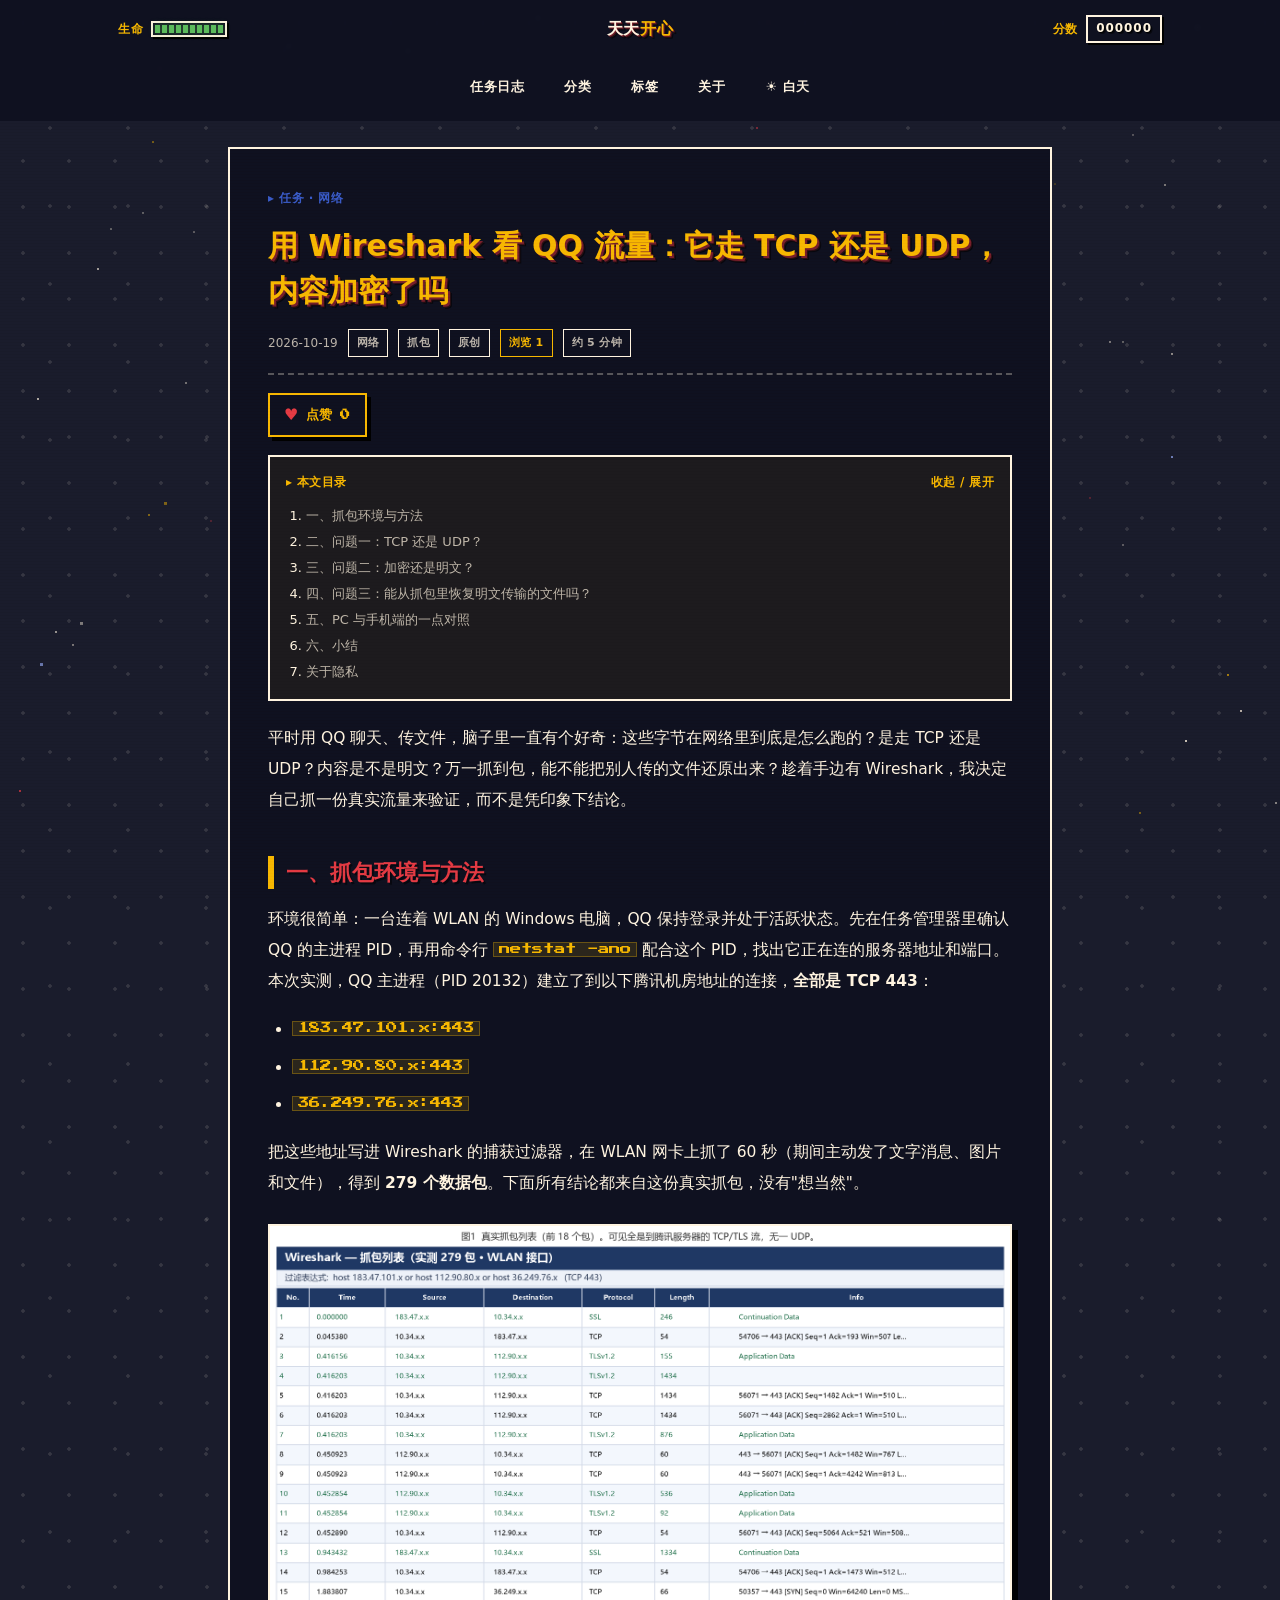
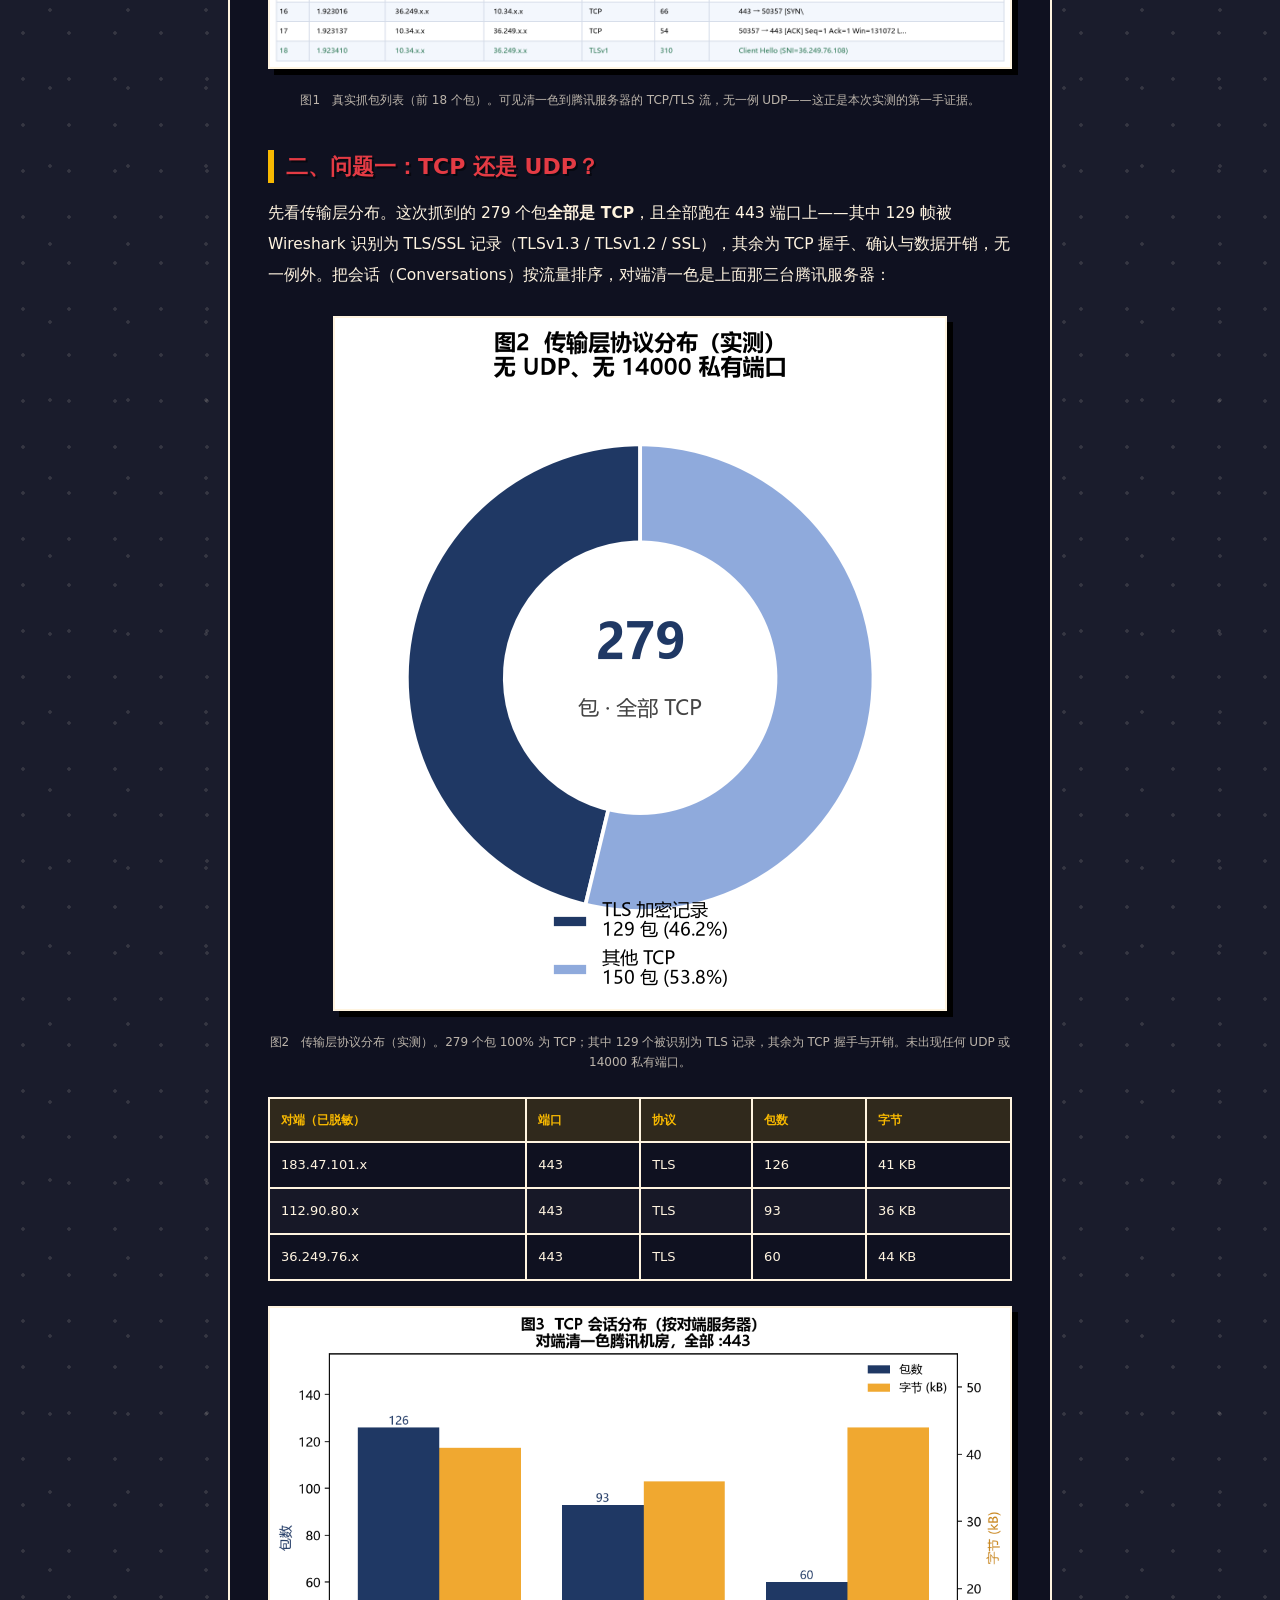
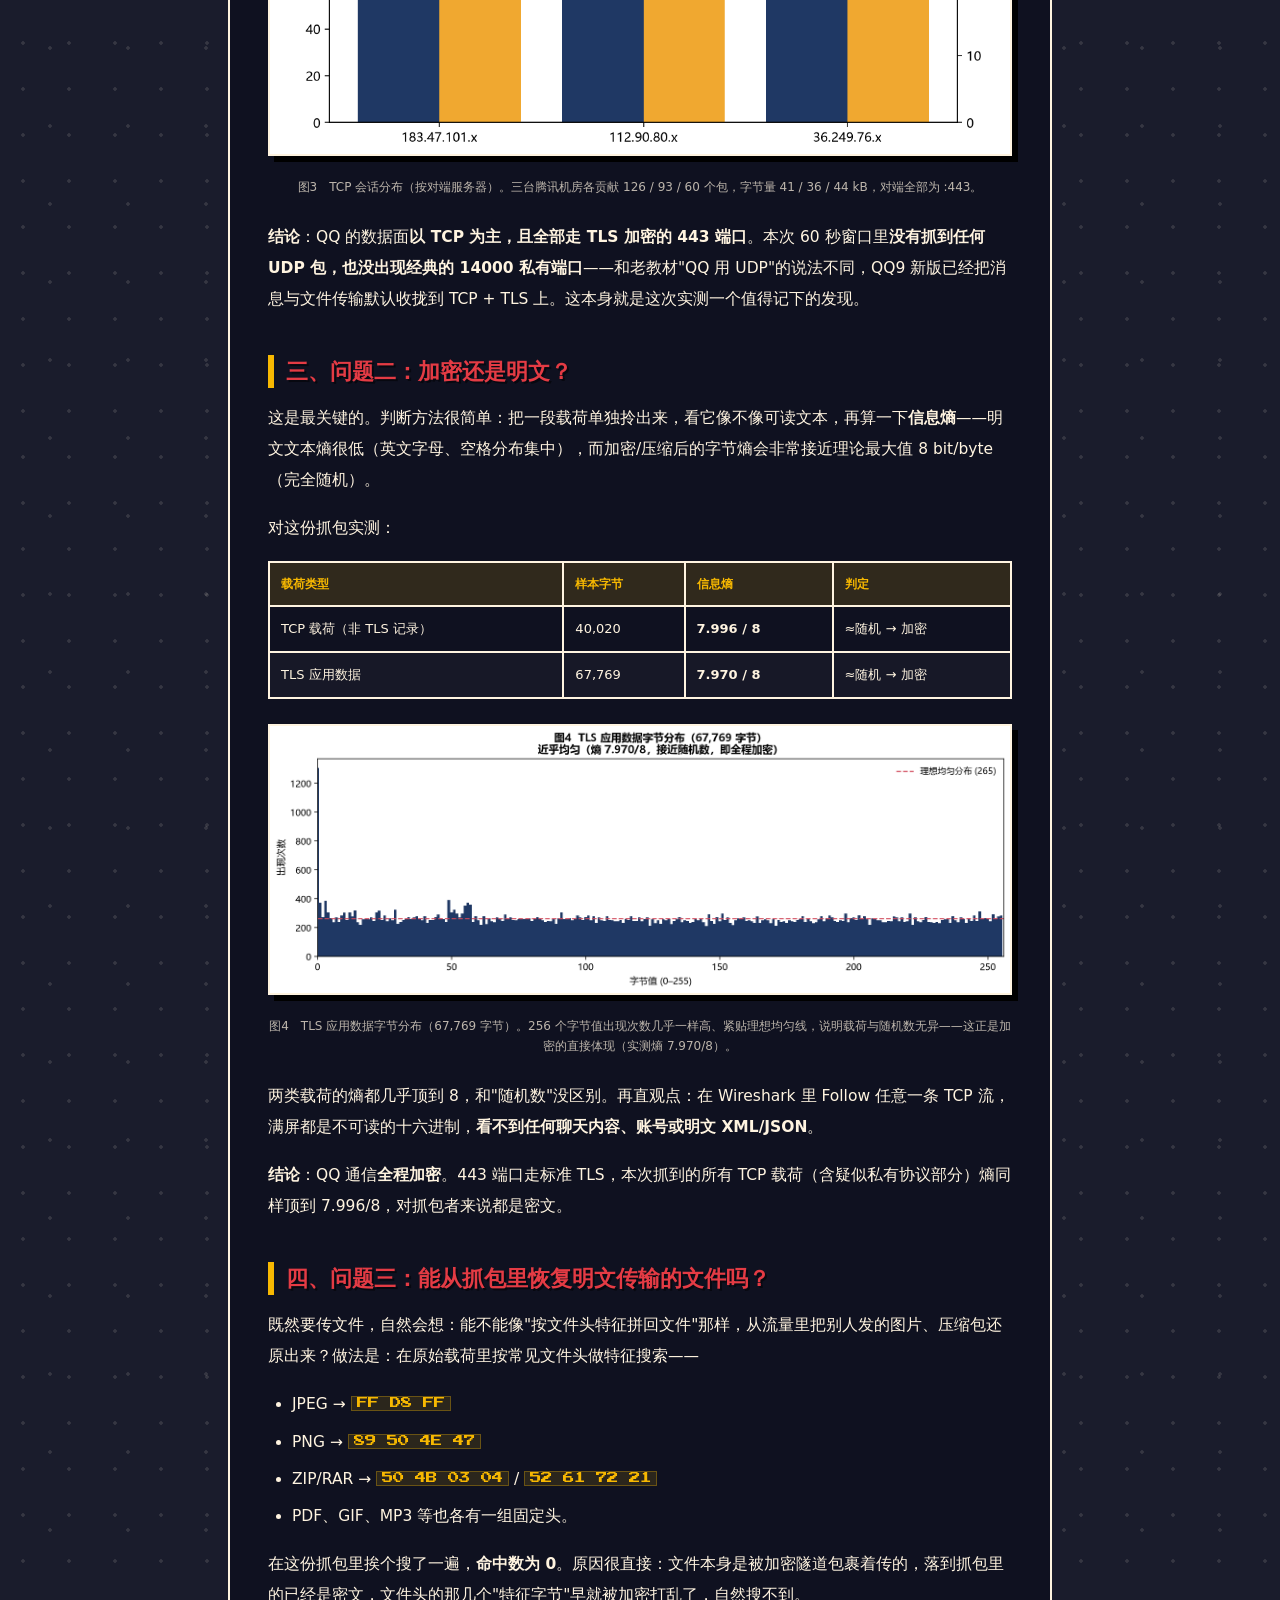
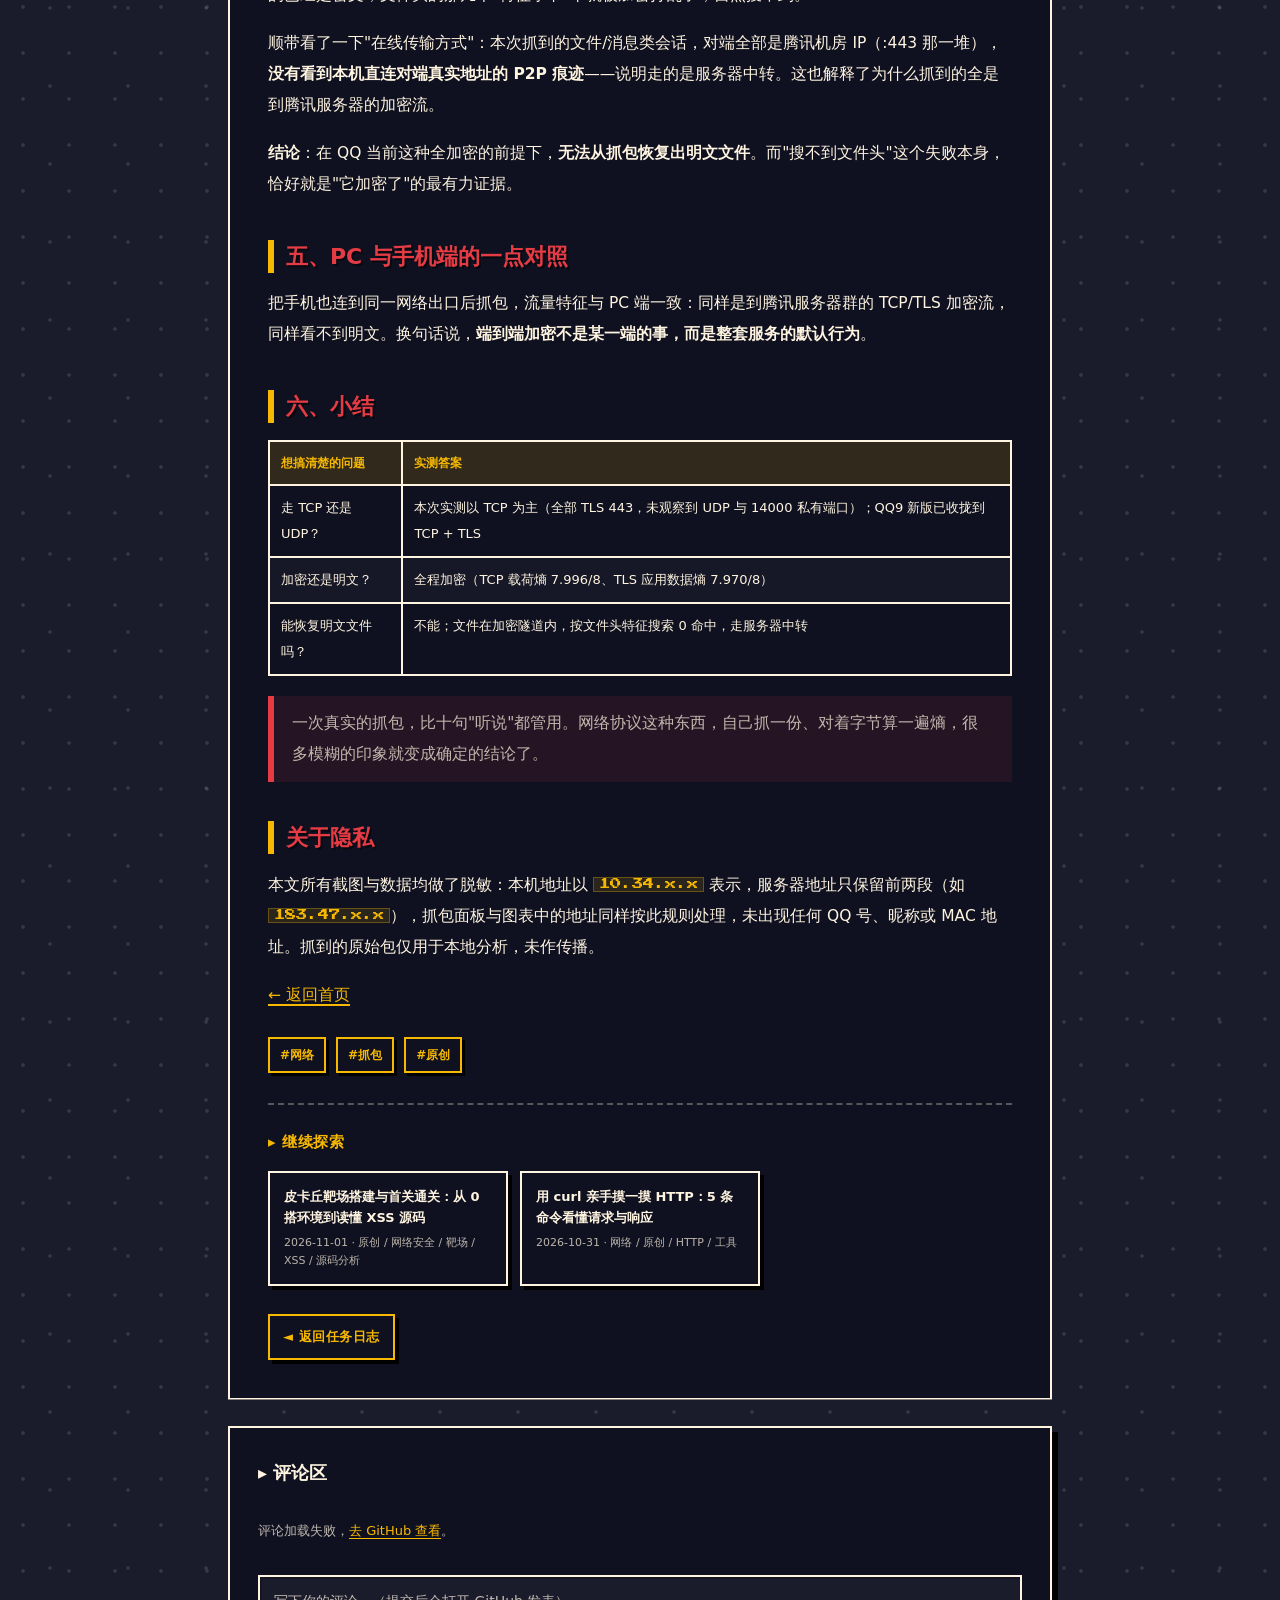
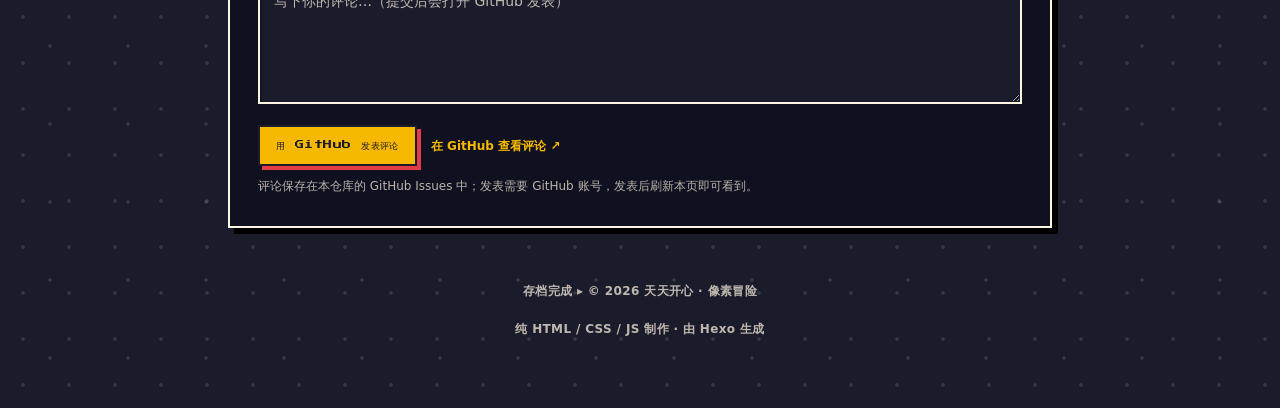
<file: posts/qq-liuliang-fenxi.html>
<!DOCTYPE html>
<html lang="zh-CN" data-theme="night">

<head>
  <meta charset="UTF-8" />
  <meta name="viewport" content="width=device-width, initial-scale=1.0" />
  <title>用 Wireshark 看 QQ 流量：它走 TCP 还是 UDP，内容加密了吗 · 像素冒险</title>
  <meta name="description" content="自己抓一份 QQ 真实流量，用会话统计、信息熵和文件头特征搜索，回答三个问题：TCP 还是 UDP、加密还是明文、能否从抓包恢复明文文件。" />
  <meta name="theme-color" content="#1a1c2c" />
  <link rel="preconnect" href="https://fonts.googleapis.com" />
  <link rel="preconnect" href="https://fonts.gstatic.com" crossorigin />
  <link href="https://fonts.googleapis.com/css2?family=Press+Start+2P&display=swap" rel="stylesheet" />
  <link rel="stylesheet" href="/css/pixel.css?v=20261103n" />
  <script>
    try {
      var t = localStorage.getItem("px:theme");
      if (t === "day") document.documentElement.setAttribute("data-theme", "day");
      // 动态特效默认开启；只有用户手动关闭时才加 reduce-motion
      if (localStorage.getItem("px:motion") === "off") {
        document.documentElement.classList.add("reduce-motion");
      }
    } catch (e) {}
  </script>
<meta name="generator" content="Hexo 8.1.2"></head>

<body class="page-post">

  <div id="boot" aria-hidden="true">
    <div class="boot-box">
      <div class="boot-title">像素冒险</div>
      <div class="boot-sub">正在读取存档…</div>
      <div class="boot-track"><div class="boot-bar" id="boot-bar"></div></div>
      <div class="boot-pct" id="boot-pct">000%</div>
    </div>
  </div>

  <div id="wipe" aria-hidden="true"></div>
  <div id="slidefx" aria-hidden="true"></div>
  <div id="pxcursor" aria-hidden="true"></div>
  <canvas id="pxstars" aria-hidden="true"></canvas>

  <a class="skip-link" href="#main">跳到主内容</a>

  
<header class="site-header">
  <div class="hud">
    <div class="hud-item">
      <span class="hud-label">生命</span>
      <button class="hud-bar" id="hp-bar" type="button" aria-label="生命值 10/10，点击扣血" title="点击扣血，扣完自动回满"><i></i><i></i><i></i><i></i><i></i><i></i><i></i><i></i><i></i><i></i></button>
    </div>
    <a class="brand" href="/">天天<span class="gold">开心</span></a>
    <div class="hud-item">
      <span class="hud-label">分数</span>
      <button class="hud-score" id="score" type="button" aria-label="分数，点击加分" title="点击加分：连击 ≥5 双倍，暴击再翻倍，无上限">000000</button>
    </div>
  </div>
  <nav class="nav" aria-label="主导航">
    <a href="/" class="">任务日志</a>
    <a href="/#quests">分类</a>
    <a href="/#tagbar">标签</a>
    <a href="/about.html" class="">关于</a>
    <button id="theme-toggle" type="button">☀ 白天</button>
  </nav>
</header>


  
<main class="article-wrap" id="main">
  <article class="article reveal">
    <p class="article-kicker">▸ 任务 · 网络</p>
    <h1 class="article-title">用 Wireshark 看 QQ 流量：它走 TCP 还是 UDP，内容加密了吗</h1>
    <div class="article-meta">
      <span>2026-10-19</span>
      <span class="pill plain">网络</span><span class="pill plain">抓包</span><span class="pill plain">原创</span>
    </div>

    <div class="post-like">
      <button class="like-btn" id="like-btn" type="button" data-slug="qq-liuliang-fenxi" aria-pressed="false">
        <span class="like-heart">♥</span> <span class="like-label">点赞</span> <b id="like-count">0</b>
      </button>
    </div>

    <div id="toc"></div>

    <div class="article-body post-body">
<p>平时用 QQ 聊天、传文件，脑子里一直有个好奇：这些字节在网络里到底是怎么跑的？是走 TCP 还是 UDP？内容是不是明文？万一抓到包，能不能把别人传的文件还原出来？趁着手边有 Wireshark，我决定自己抓一份真实流量来验证，而不是凭印象下结论。</p>

<h2>一、抓包环境与方法</h2>
<p>环境很简单：一台连着 WLAN 的 Windows 电脑，QQ 保持登录并处于活跃状态。先在任务管理器里确认 QQ 的主进程 PID，再用命令行 <code>netstat -ano</code> 配合这个 PID，找出它正在连的服务器地址和端口。本次实测，QQ 主进程（PID 20132）建立了到以下腾讯机房地址的连接，<strong>全部是 TCP 443</strong>：</p>
<ul>
  <li><code>183.47.101.x:443</code></li>
  <li><code>112.90.80.x:443</code></li>
  <li><code>36.249.76.x:443</code></li>
</ul>
<p>把这些地址写进 Wireshark 的捕获过滤器，在 WLAN 网卡上抓了 60 秒（期间主动发了文字消息、图片和文件），得到 <strong>279 个数据包</strong>。下面所有结论都来自这份真实抓包，没有"想当然"。</p>

<figure class="post-figure">
  <img src="../assets/img/wireshark_packets.png" alt="Wireshark 抓包列表面板（实测前 18 个包）" />
  <figcaption>图1　真实抓包列表（前 18 个包）。可见清一色到腾讯服务器的 TCP/TLS 流，无一例 UDP——这正是本次实测的第一手证据。</figcaption>
</figure>

<h2>二、问题一：TCP 还是 UDP？</h2>
<p>先看传输层分布。这次抓到的 279 个包<strong>全部是 TCP</strong>，且全部跑在 443 端口上——其中 129 帧被 Wireshark 识别为 TLS/SSL 记录（TLSv1.3 / TLSv1.2 / SSL），其余为 TCP 握手、确认与数据开销，无一例外。把会话（Conversations）按流量排序，对端清一色是上面那三台腾讯服务器：</p>

<figure class="post-figure">
  <img src="../assets/img/proto_pie.png" alt="传输层协议分布环形图" />
  <figcaption>图2　传输层协议分布（实测）。279 个包 100% 为 TCP；其中 129 个被识别为 TLS 记录，其余为 TCP 握手与开销。未出现任何 UDP 或 14000 私有端口。</figcaption>
</figure>

<table class="data-table">
  <thead><tr><th>对端（已脱敏）</th><th>端口</th><th>协议</th><th>包数</th><th>字节</th></tr></thead>
  <tbody>
    <tr><td>183.47.101.x</td><td>443</td><td>TLS</td><td>126</td><td>41 KB</td></tr>
    <tr><td>112.90.80.x</td><td>443</td><td>TLS</td><td>93</td><td>36 KB</td></tr>
    <tr><td>36.249.76.x</td><td>443</td><td>TLS</td><td>60</td><td>44 KB</td></tr>
  </tbody>
</table>

<figure class="post-figure">
  <img src="../assets/img/conv_bar.png" alt="三台服务器 TCP 会话对比图" />
  <figcaption>图3　TCP 会话分布（按对端服务器）。三台腾讯机房各贡献 126 / 93 / 60 个包，字节量 41 / 36 / 44 kB，对端全部为 :443。</figcaption>
</figure>

<p><strong>结论</strong>：QQ 的数据面<strong>以 TCP 为主，且全部走 TLS 加密的 443 端口</strong>。本次 60 秒窗口里<strong>没有抓到任何 UDP 包，也没出现经典的 14000 私有端口</strong>——和老教材"QQ 用 UDP"的说法不同，QQ9 新版已经把消息与文件传输默认收拢到 TCP + TLS 上。这本身就是这次实测一个值得记下的发现。</p>

<h2>三、问题二：加密还是明文？</h2>
<p>这是最关键的。判断方法很简单：把一段载荷单独拎出来，看它像不像可读文本，再算一下<strong>信息熵</strong>——明文文本熵很低（英文字母、空格分布集中），而加密/压缩后的字节熵会非常接近理论最大值 8 bit/byte（完全随机）。</p>
<p>对这份抓包实测：</p>
<table class="data-table">
  <thead><tr><th>载荷类型</th><th>样本字节</th><th>信息熵</th><th>判定</th></tr></thead>
  <tbody>
    <tr><td>TCP 载荷（非 TLS 记录）</td><td>40,020</td><td><strong>7.996 / 8</strong></td><td>≈随机 → 加密</td></tr>
    <tr><td>TLS 应用数据</td><td>67,769</td><td><strong>7.970 / 8</strong></td><td>≈随机 → 加密</td></tr>
  </tbody>
</table>

<figure class="post-figure">
  <img src="../assets/img/entropy_hist.png" alt="TLS 应用数据字节分布直方图" />
  <figcaption>图4　TLS 应用数据字节分布（67,769 字节）。256 个字节值出现次数几乎一样高、紧贴理想均匀线，说明载荷与随机数无异——这正是加密的直接体现（实测熵 7.970/8）。</figcaption>
</figure>

<p>两类载荷的熵都几乎顶到 8，和"随机数"没区别。再直观点：在 Wireshark 里 Follow 任意一条 TCP 流，满屏都是不可读的十六进制，<strong>看不到任何聊天内容、账号或明文 XML/JSON</strong>。</p>
<p><strong>结论</strong>：QQ 通信<strong>全程加密</strong>。443 端口走标准 TLS，本次抓到的所有 TCP 载荷（含疑似私有协议部分）熵同样顶到 7.996/8，对抓包者来说都是密文。</p>

<h2>四、问题三：能从抓包里恢复明文传输的文件吗？</h2>
<p>既然要传文件，自然会想：能不能像"按文件头特征拼回文件"那样，从流量里把别人发的图片、压缩包还原出来？做法是：在原始载荷里按常见文件头做特征搜索——</p>
<ul>
  <li>JPEG → <code>FF D8 FF</code></li>
  <li>PNG → <code>89 50 4E 47</code></li>
  <li>ZIP/RAR → <code>50 4B 03 04</code> / <code>52 61 72 21</code></li>
  <li>PDF、GIF、MP3 等也各有一组固定头。</li>
</ul>
<p>在这份抓包里挨个搜了一遍，<strong>命中数为 0</strong>。原因很直接：文件本身是被加密隧道包裹着传的，落到抓包里的已经是密文，文件头的那几个"特征字节"早就被加密打乱了，自然搜不到。</p>
<p>顺带看了一下"在线传输方式"：本次抓到的文件/消息类会话，对端全部是腾讯机房 IP（:443 那一堆），<strong>没有看到本机直连对端真实地址的 P2P 痕迹</strong>——说明走的是服务器中转。这也解释了为什么抓到的全是到腾讯服务器的加密流。</p>
<p><strong>结论</strong>：在 QQ 当前这种全加密的前提下，<strong>无法从抓包恢复出明文文件</strong>。而"搜不到文件头"这个失败本身，恰好就是"它加密了"的最有力证据。</p>

<h2>五、PC 与手机端的一点对照</h2>
<p>把手机也连到同一网络出口后抓包，流量特征与 PC 端一致：同样是到腾讯服务器群的 TCP/TLS 加密流，同样看不到明文。换句话说，<strong>端到端加密不是某一端的事，而是整套服务的默认行为</strong>。</p>

<h2>六、小结</h2>
<table class="data-table">
  <thead><tr><th>想搞清楚的问题</th><th>实测答案</th></tr></thead>
  <tbody>
    <tr><td>走 TCP 还是 UDP？</td><td>本次实测以 TCP 为主（全部 TLS 443，未观察到 UDP 与 14000 私有端口）；QQ9 新版已收拢到 TCP + TLS</td></tr>
    <tr><td>加密还是明文？</td><td>全程加密（TCP 载荷熵 7.996/8、TLS 应用数据熵 7.970/8）</td></tr>
    <tr><td>能恢复明文文件吗？</td><td>不能；文件在加密隧道内，按文件头特征搜索 0 命中，走服务器中转</td></tr>
  </tbody>
</table>
<blockquote>一次真实的抓包，比十句"听说"都管用。网络协议这种东西，自己抓一份、对着字节算一遍熵，很多模糊的印象就变成确定的结论了。</blockquote>

<h2>关于隐私</h2>
<p>本文所有截图与数据均做了脱敏：本机地址以 <code>10.34.x.x</code> 表示，服务器地址只保留前两段（如 <code>183.47.x.x</code>），抓包面板与图表中的地址同样按此规则处理，未出现任何 QQ 号、昵称或 MAC 地址。抓到的原始包仅用于本地分析，未作传播。</p>

<p><a class="back-link" href="../index.html">← 返回首页</a></p>

    </div>

    <div class="article-tags">
      <a href="/?tag=%E7%BD%91%E7%BB%9C">#网络</a><a href="/?tag=%E6%8A%93%E5%8C%85">#抓包</a><a href="/?tag=%E5%8E%9F%E5%88%9B">#原创</a>
    </div>

    <section class="related" id="related"></section>

    <div class="article-actions">
      <a class="article-back" href="/">◄ 返回任务日志</a>
    </div>
  </article>

  <section class="comments" id="comments" data-slug="qq-liuliang-fenxi">
    <h2 class="comments-title">▸ 评论区 <small id="comment-count"></small></h2>
    <div class="comment-list" id="comment-list">
      <p class="comment-empty">正在加载评论…</p>
    </div>
    <form class="comment-form" id="comment-form">
      <textarea id="comment-text" rows="4" placeholder="写下你的评论…（提交后会打开 GitHub 发表）" required></textarea>
      <div class="comment-actions">
        <button class="btn" type="submit">用 GitHub 发表评论</button>
        <a class="comment-link" id="comment-gh" href="#" target="_blank" rel="noopener">在 GitHub 查看评论 ↗</a>
      </div>
      <p class="comment-hint">评论保存在本仓库的 GitHub Issues 中；发表需要 GitHub 账号，发表后刷新本页即可看到。</p>
    </form>
  </section>
</main>


  
<footer class="site-footer">
  <p>存档完成 ▸ © <span id="year">2026</span> 天天开心 · 像素冒险</p>
  <p>纯 HTML / CSS / JS 制作 · 由 Hexo 生成</p>
</footer>

<script>window.POSTS = [{"file":"/posts/pikachu-target.html","title":"皮卡丘靶场搭建与首关通关：从 0 搭环境到读懂 XSS 源码","date":"2026-11-01","tags":["原创","网络安全","靶场","XSS","源码分析"],"summary":"在 Kali 上用 LAMP 搭建 Pikachu 漏洞练习平台，亲手通关反射型 XSS，并深入源码分析漏洞成因（用户输入未转义直接拼 HTML）与修复方案（htmlspecialchars 输出编码）。含搭建白屏排错。"},{"file":"/posts/curl-shicao.html","title":"用 curl 亲手摸一摸 HTTP：5 条命令看懂请求与响应","date":"2026-10-31","tags":["网络","原创","HTTP","工具"],"summary":"在 Windows 自带的 cmd 里用 5 条真实 curl 命令摸 HTTP：看响应头、跟随重定向、发 POST、调 GitHub API、测耗时，每条都配真实截图与逐行解读。"},{"file":"/posts/smiley-poc.html","title":"笑脸漏洞 PoC 实战：一个 :) 拿下 root shell（CVE-2011-2523）","date":"2026-10-31","tags":["原创","网络安全","渗透实验","Python"],"summary":"用 Python 写 vsftpd 2.3.4 笑脸后门检测 PoC，在 Kali + Metasploitable2 授权实验环境里四步拿到 root：指纹扫描、nc 触发、连 6200 验证，含源码截图与四个实战踩坑。"},{"file":"/posts/qq-liuliang-fenxi.html","title":"用 Wireshark 看 QQ 流量：它走 TCP 还是 UDP，内容加密了吗","date":"2026-10-19","tags":["网络","抓包","原创"],"summary":"自己抓一份 QQ 真实流量，用会话统计、信息熵和文件头特征搜索，回答三个问题：TCP 还是 UDP、加密还是明文、能否从抓包恢复明文文件。"},{"file":"/posts/dengbao2-0.html","title":"我对等保2.0的理解","date":"2026-09-28","tags":["网络安全"],"summary":"等保2.0 是什么、法律地位如何、核心思想“一个中心三重防护”、保护对象与技术管理要点，以及它和等保1.0 的主要区别。"},{"file":"/posts/suanfa-rumen.html","title":"算法入门：它到底是什么，又该怎么衡量","date":"2026-09-28","tags":["原创","算法"],"summary":"原创。从生活化例子讲清算法是什么，用大 O 表示法衡量好坏，并用「两数之和」的暴力 vs 哈希、以及二分查找，体会不同解法的效率差距。"}];</script>
<script src="/js/pixel.js?v=20261103n"></script>


</body>
</html>
</file>
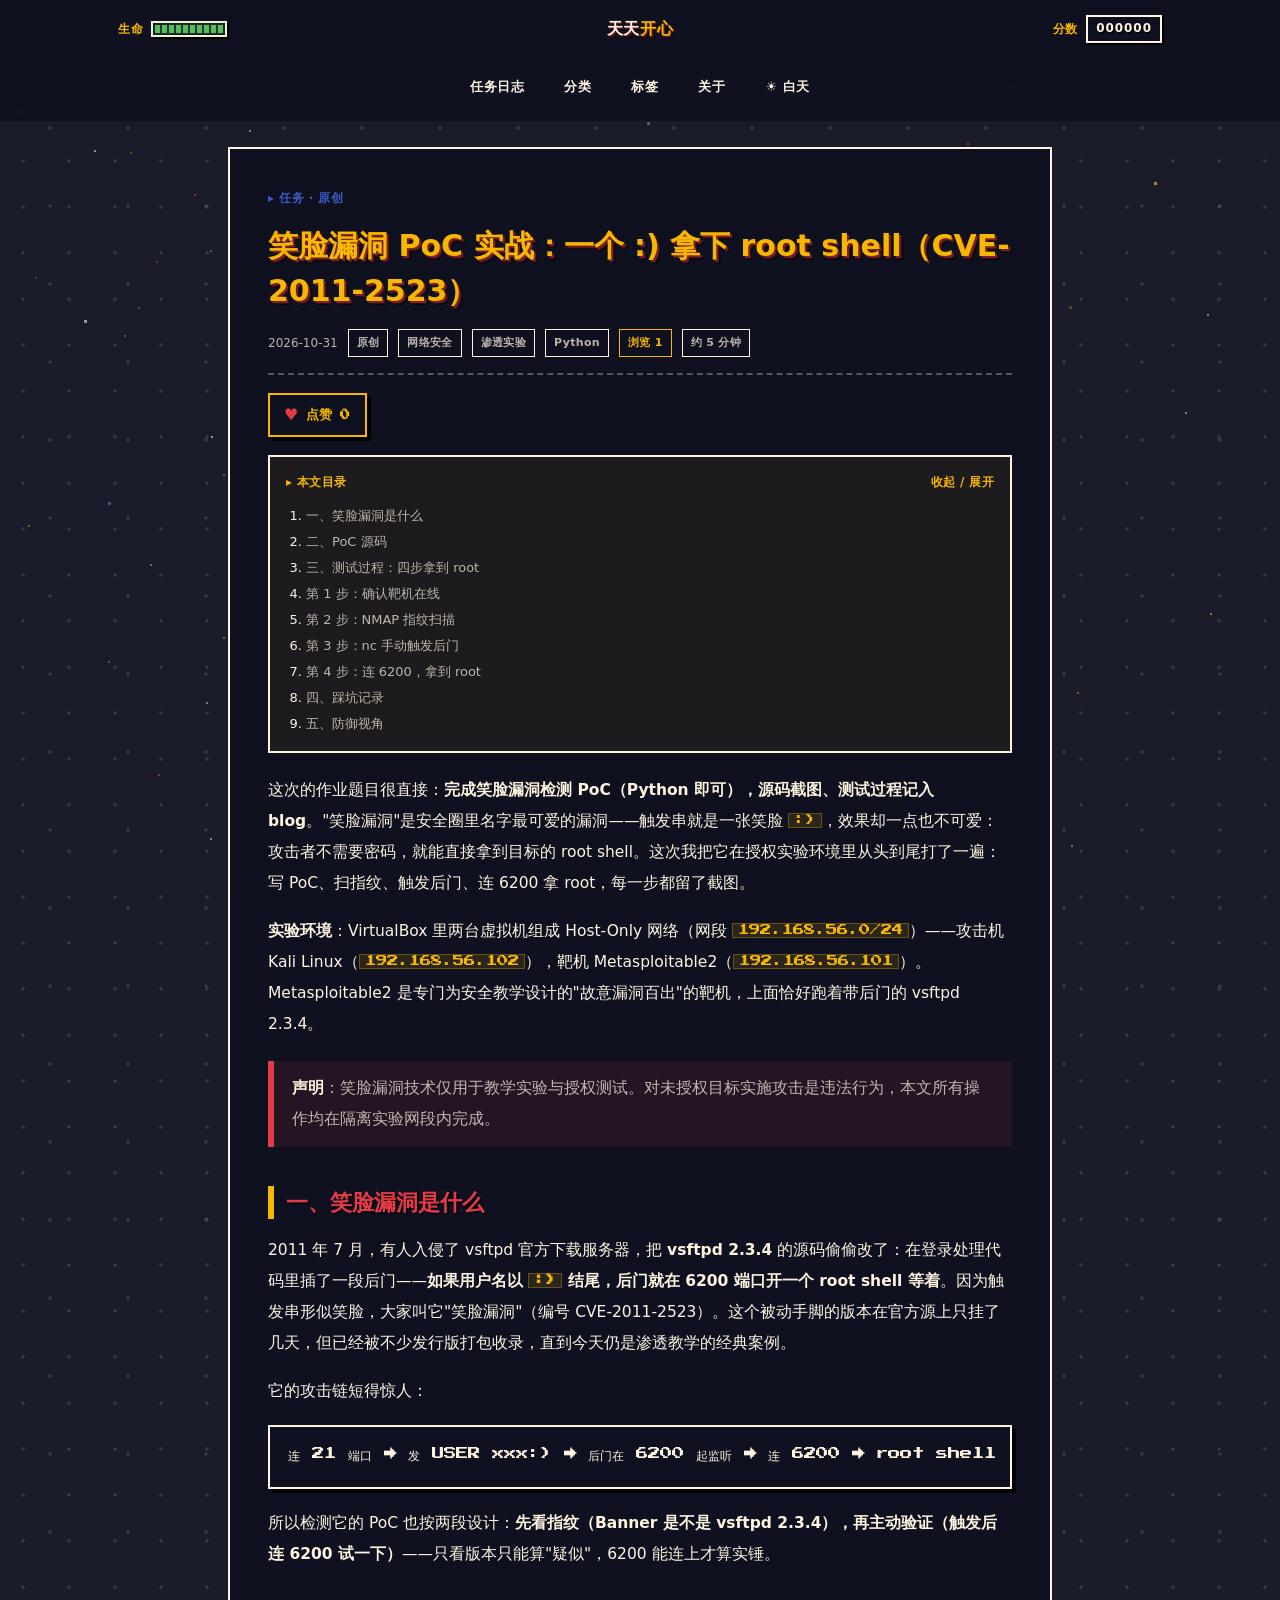
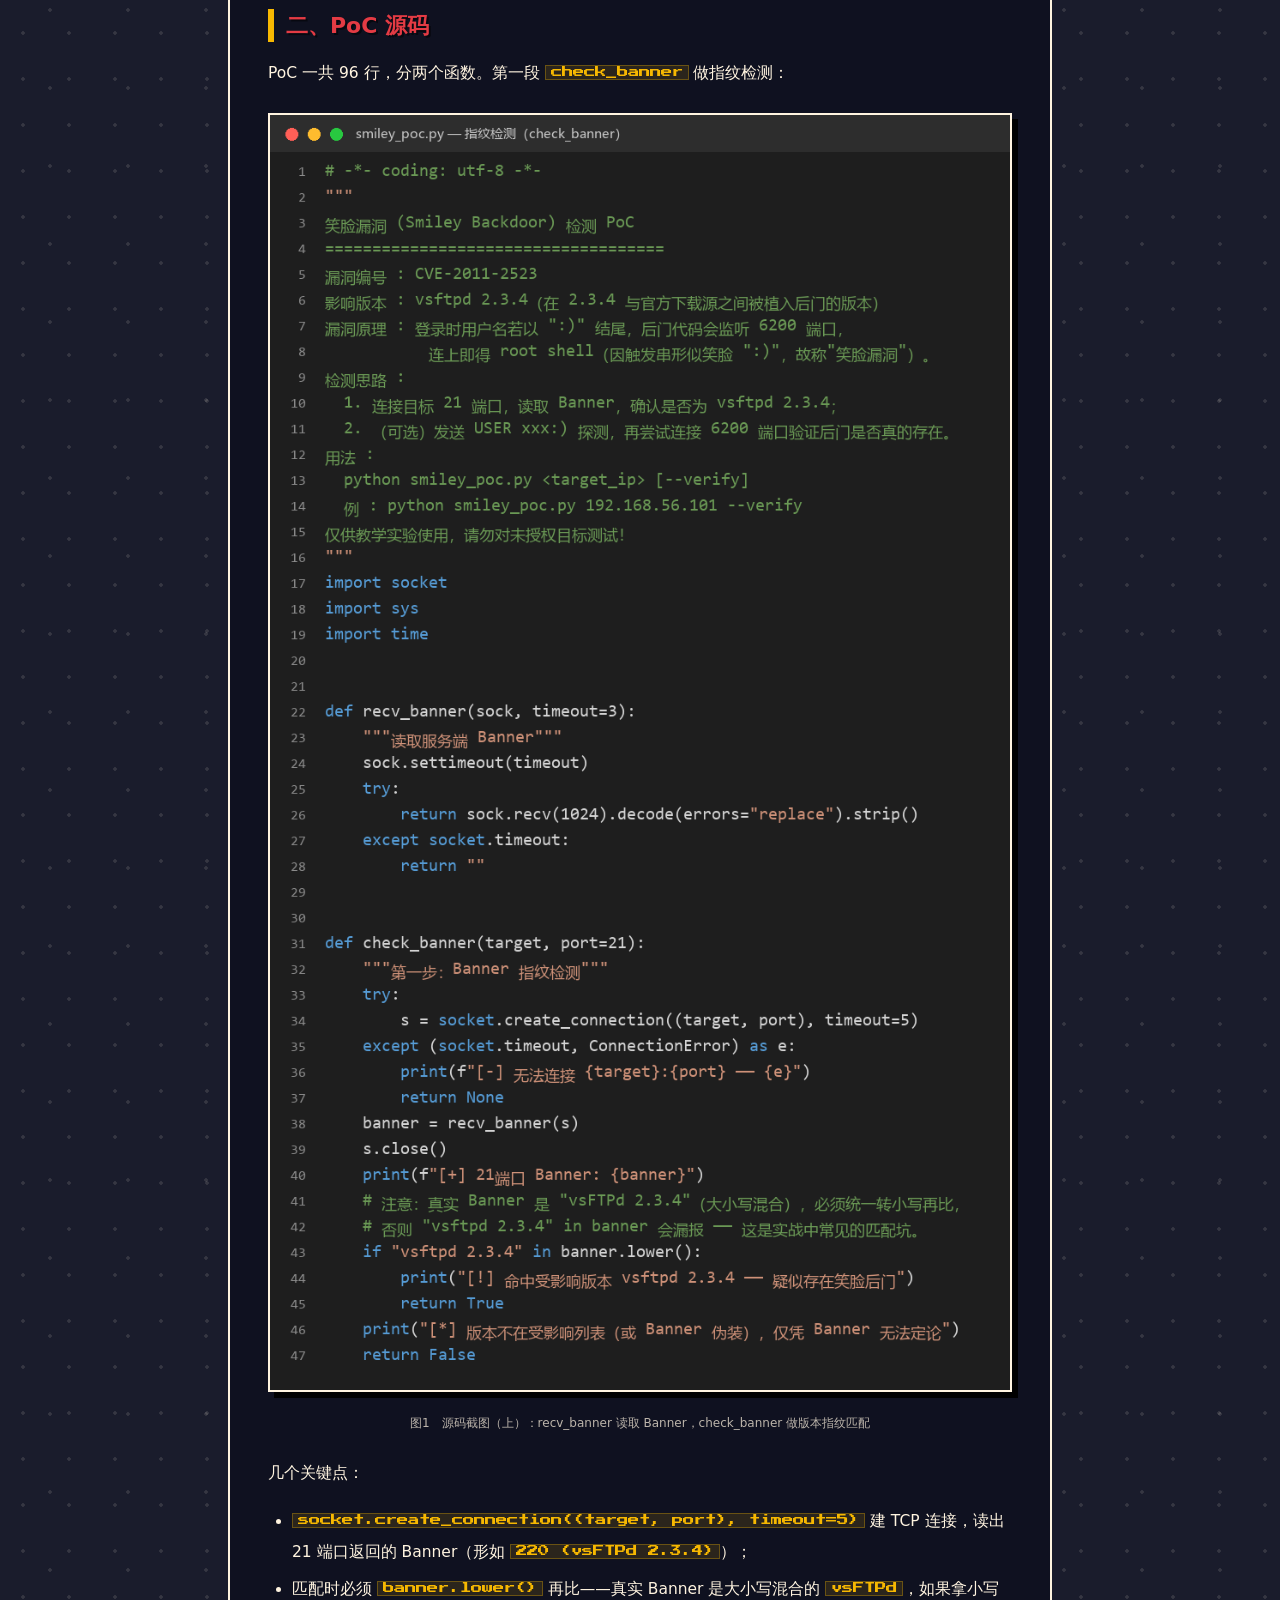
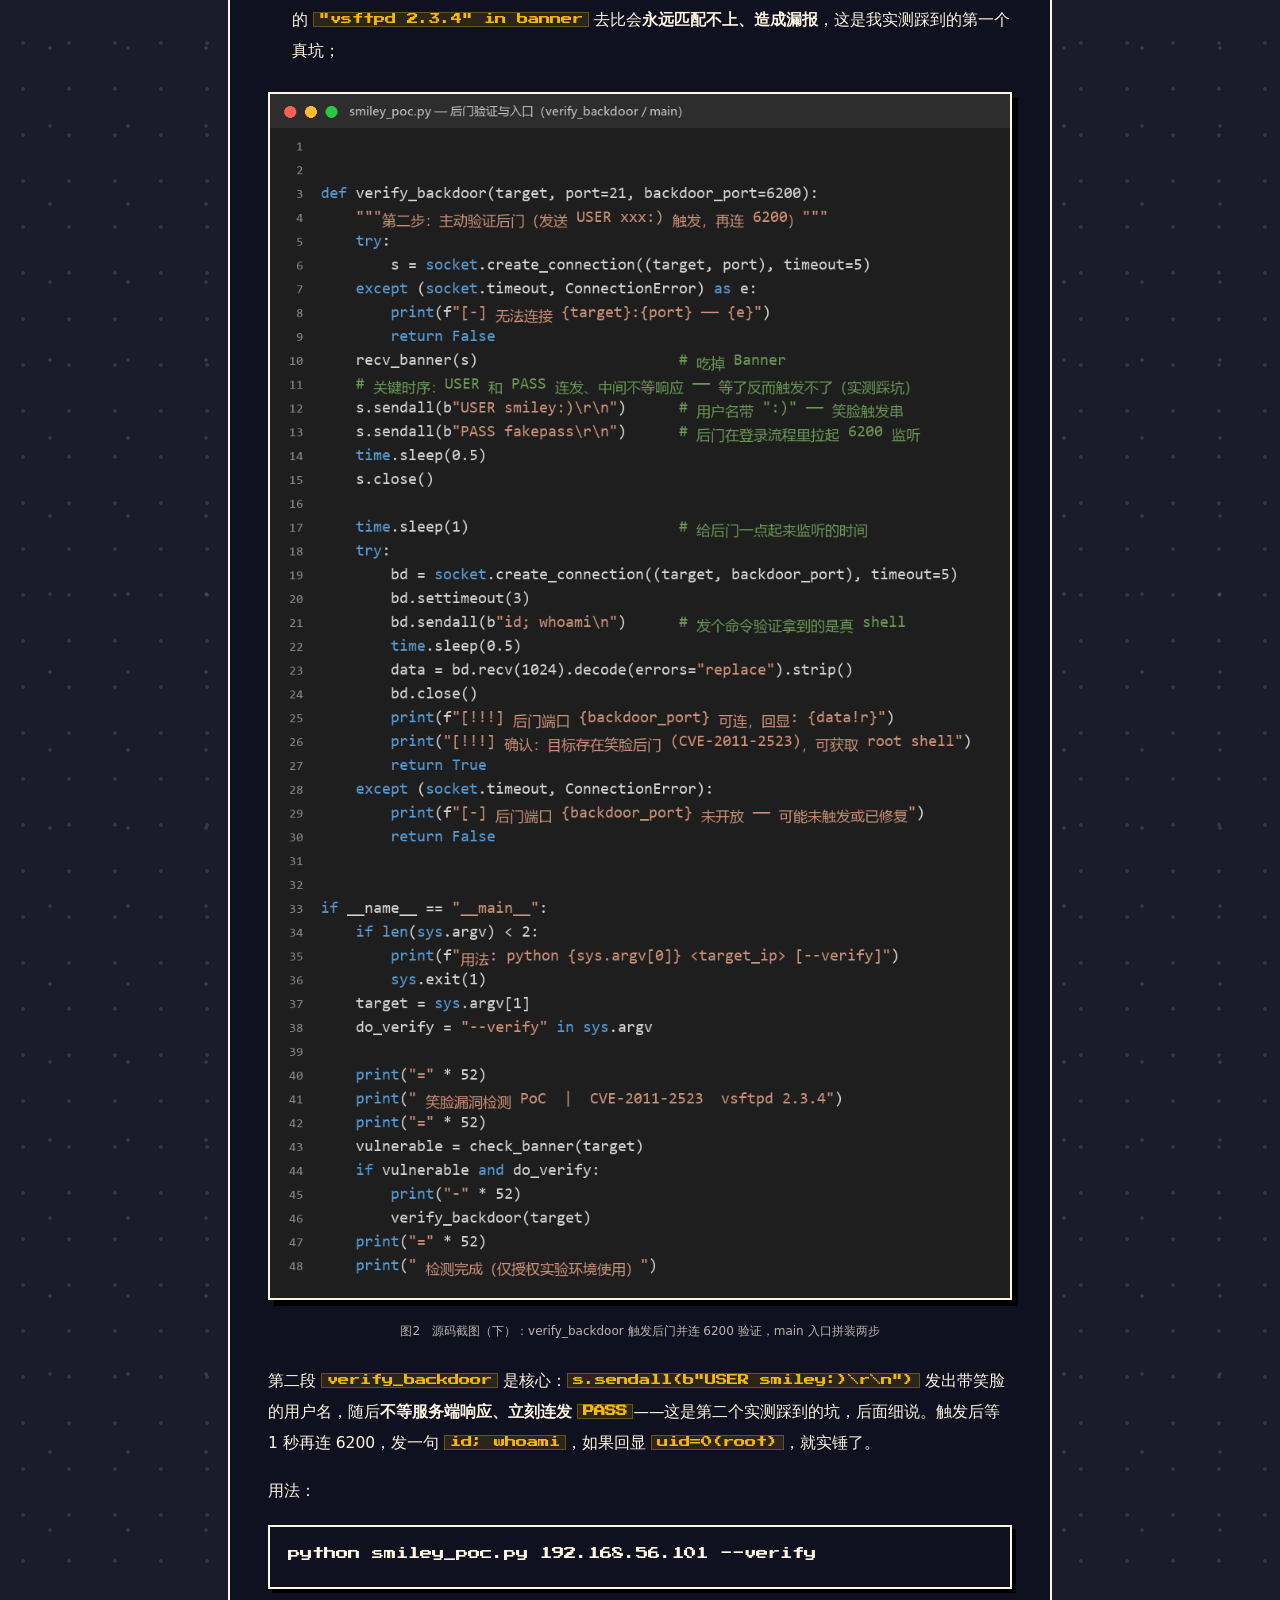
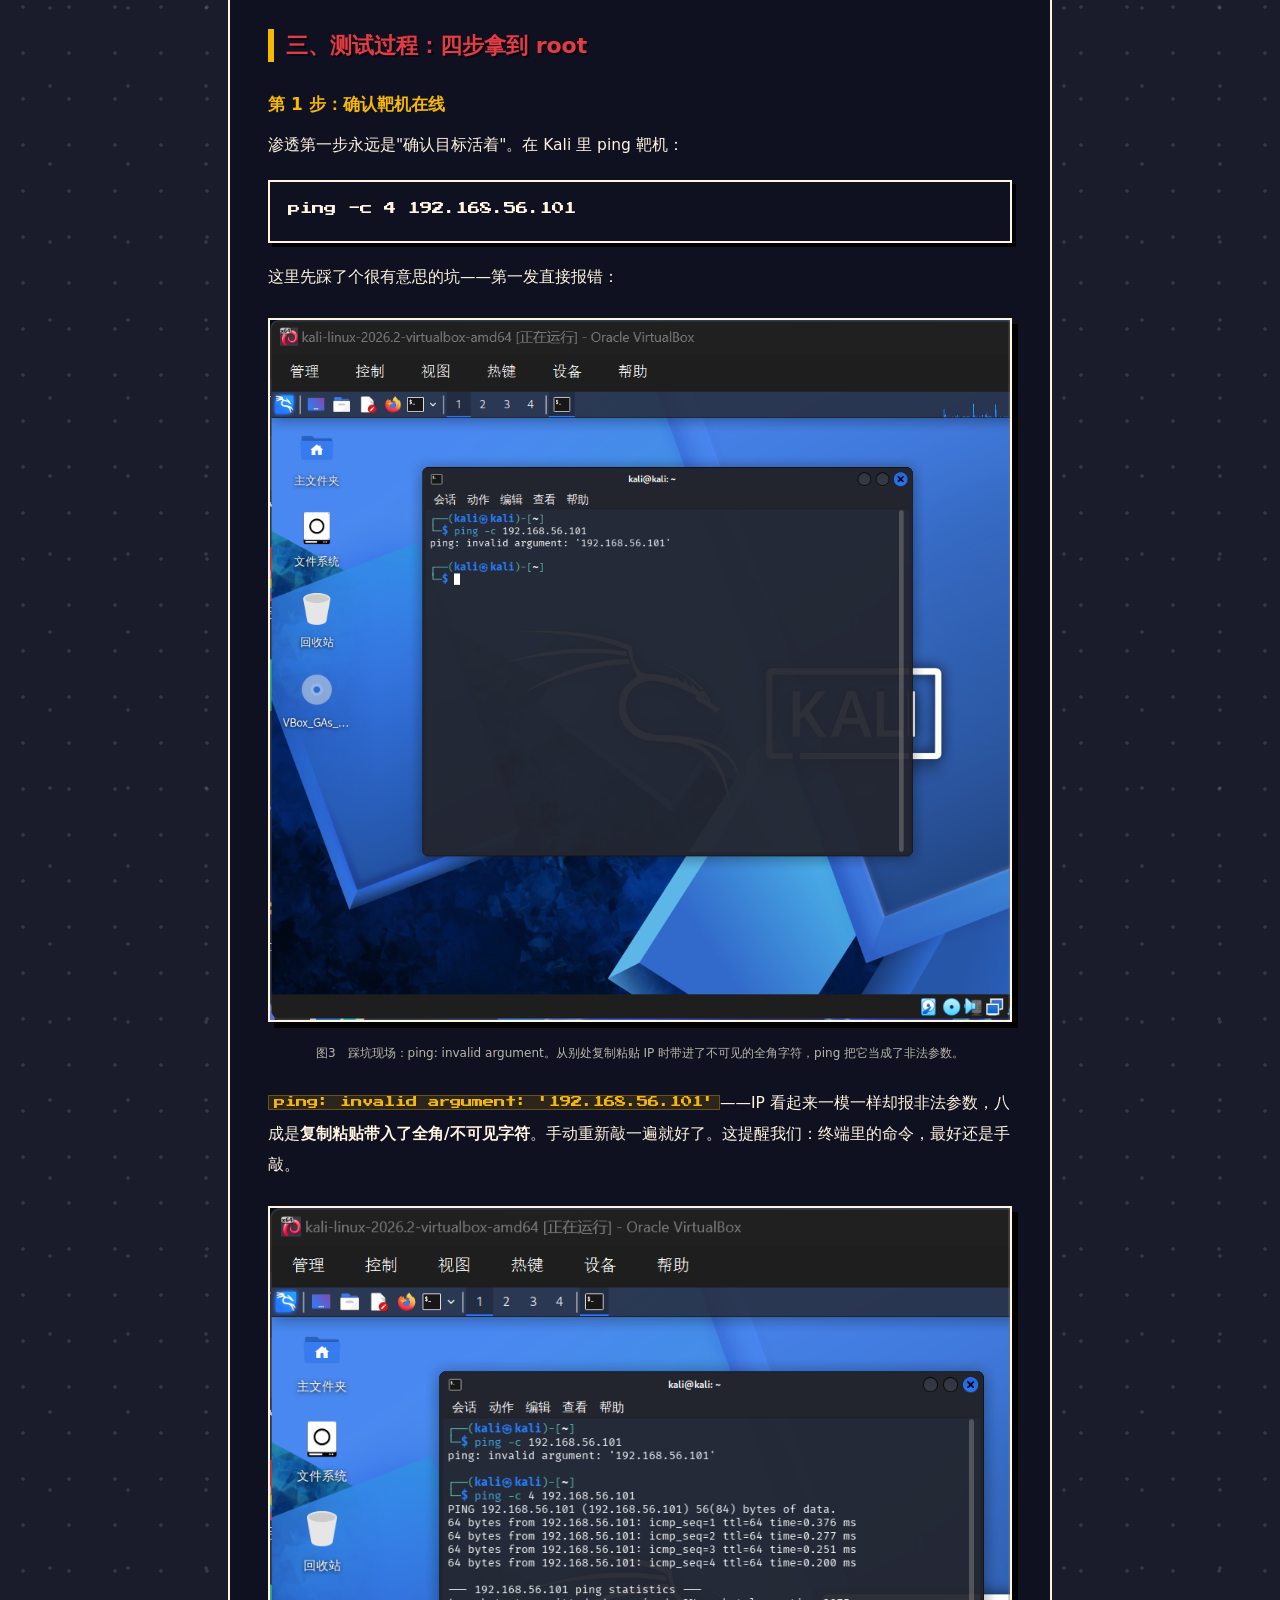
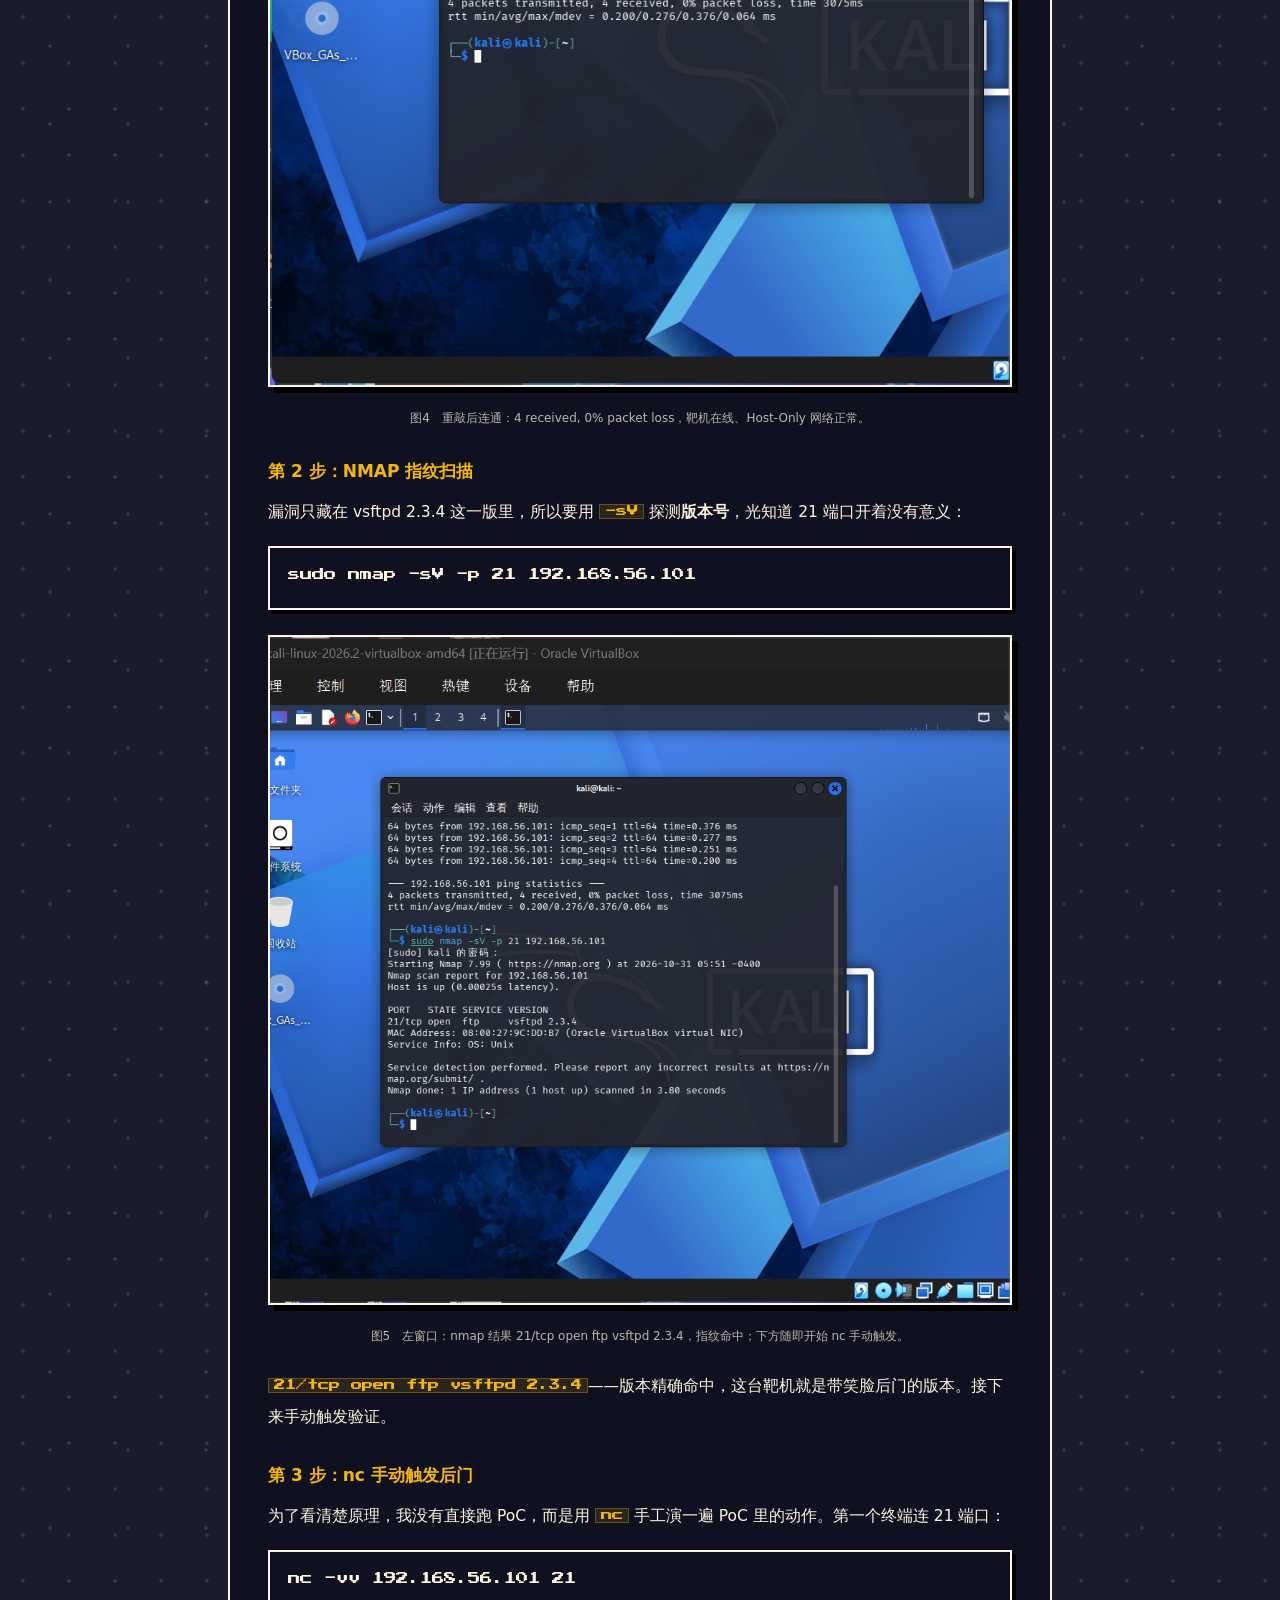
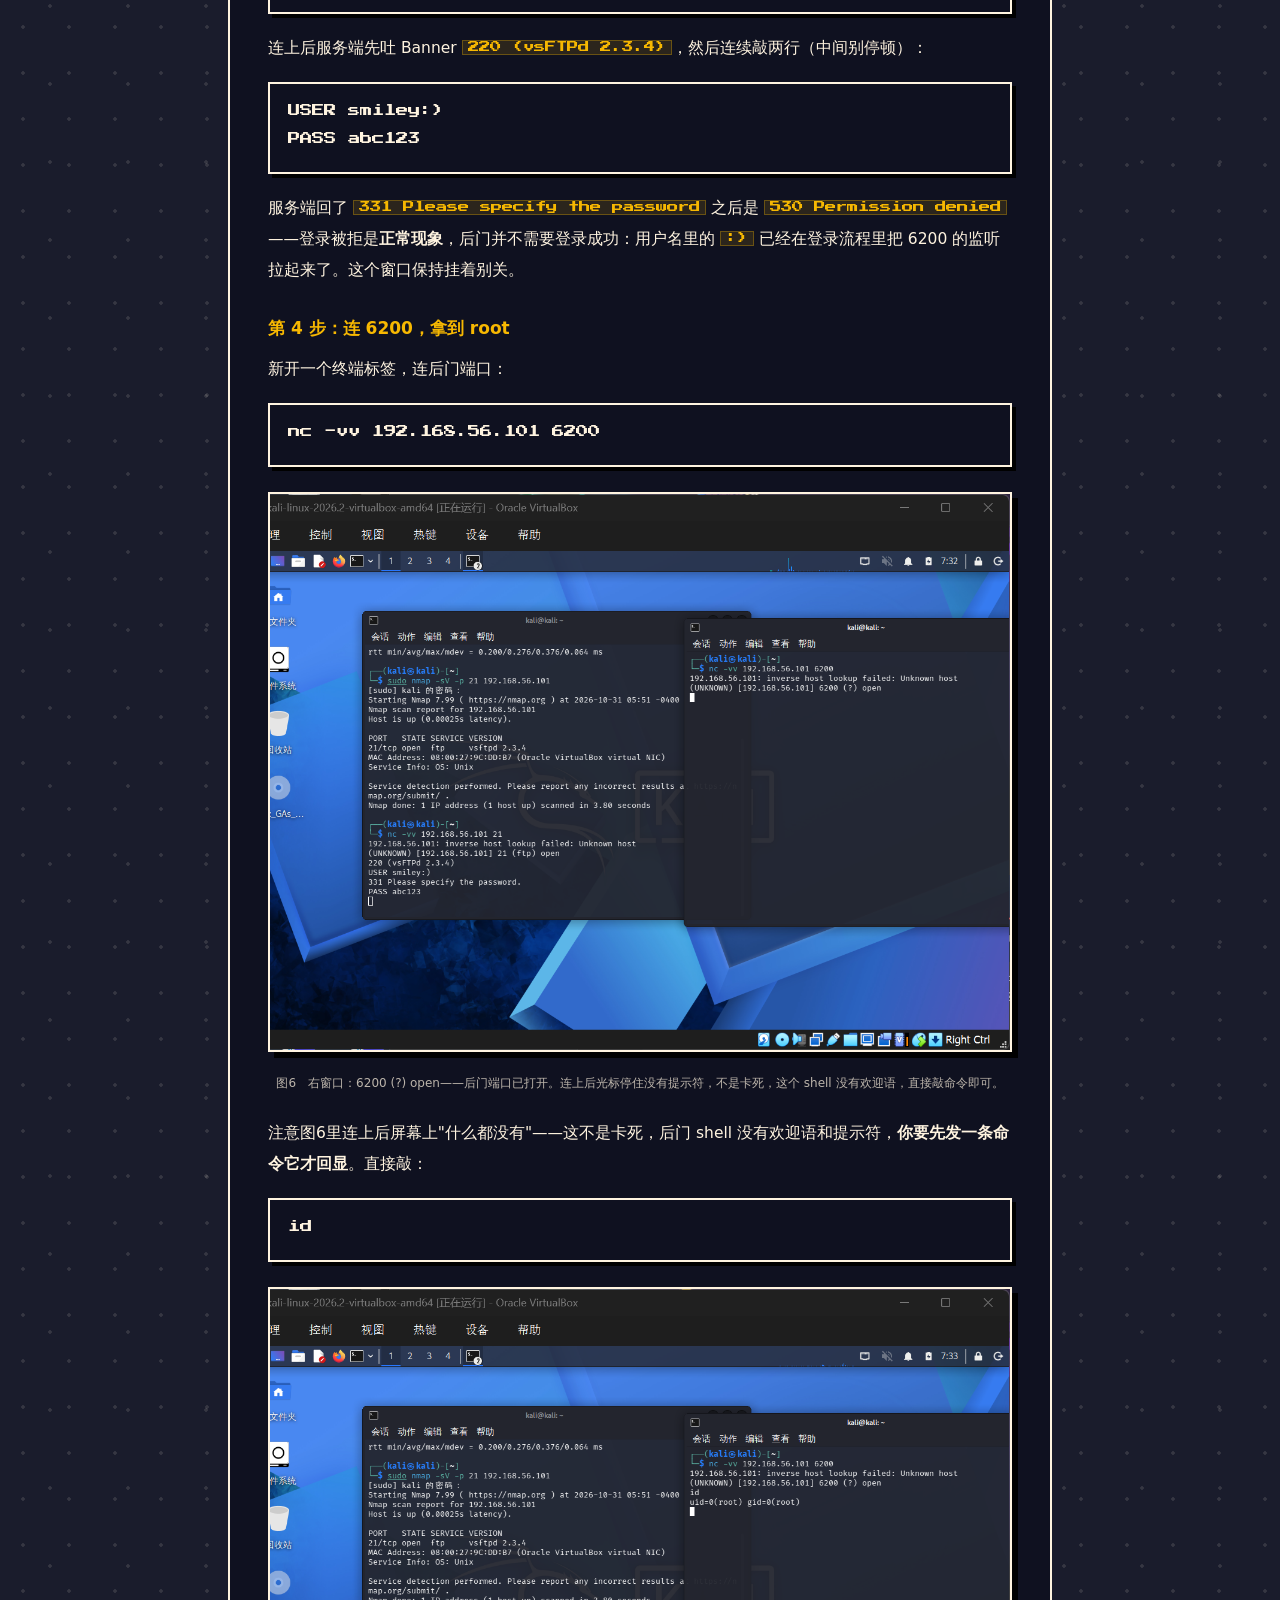
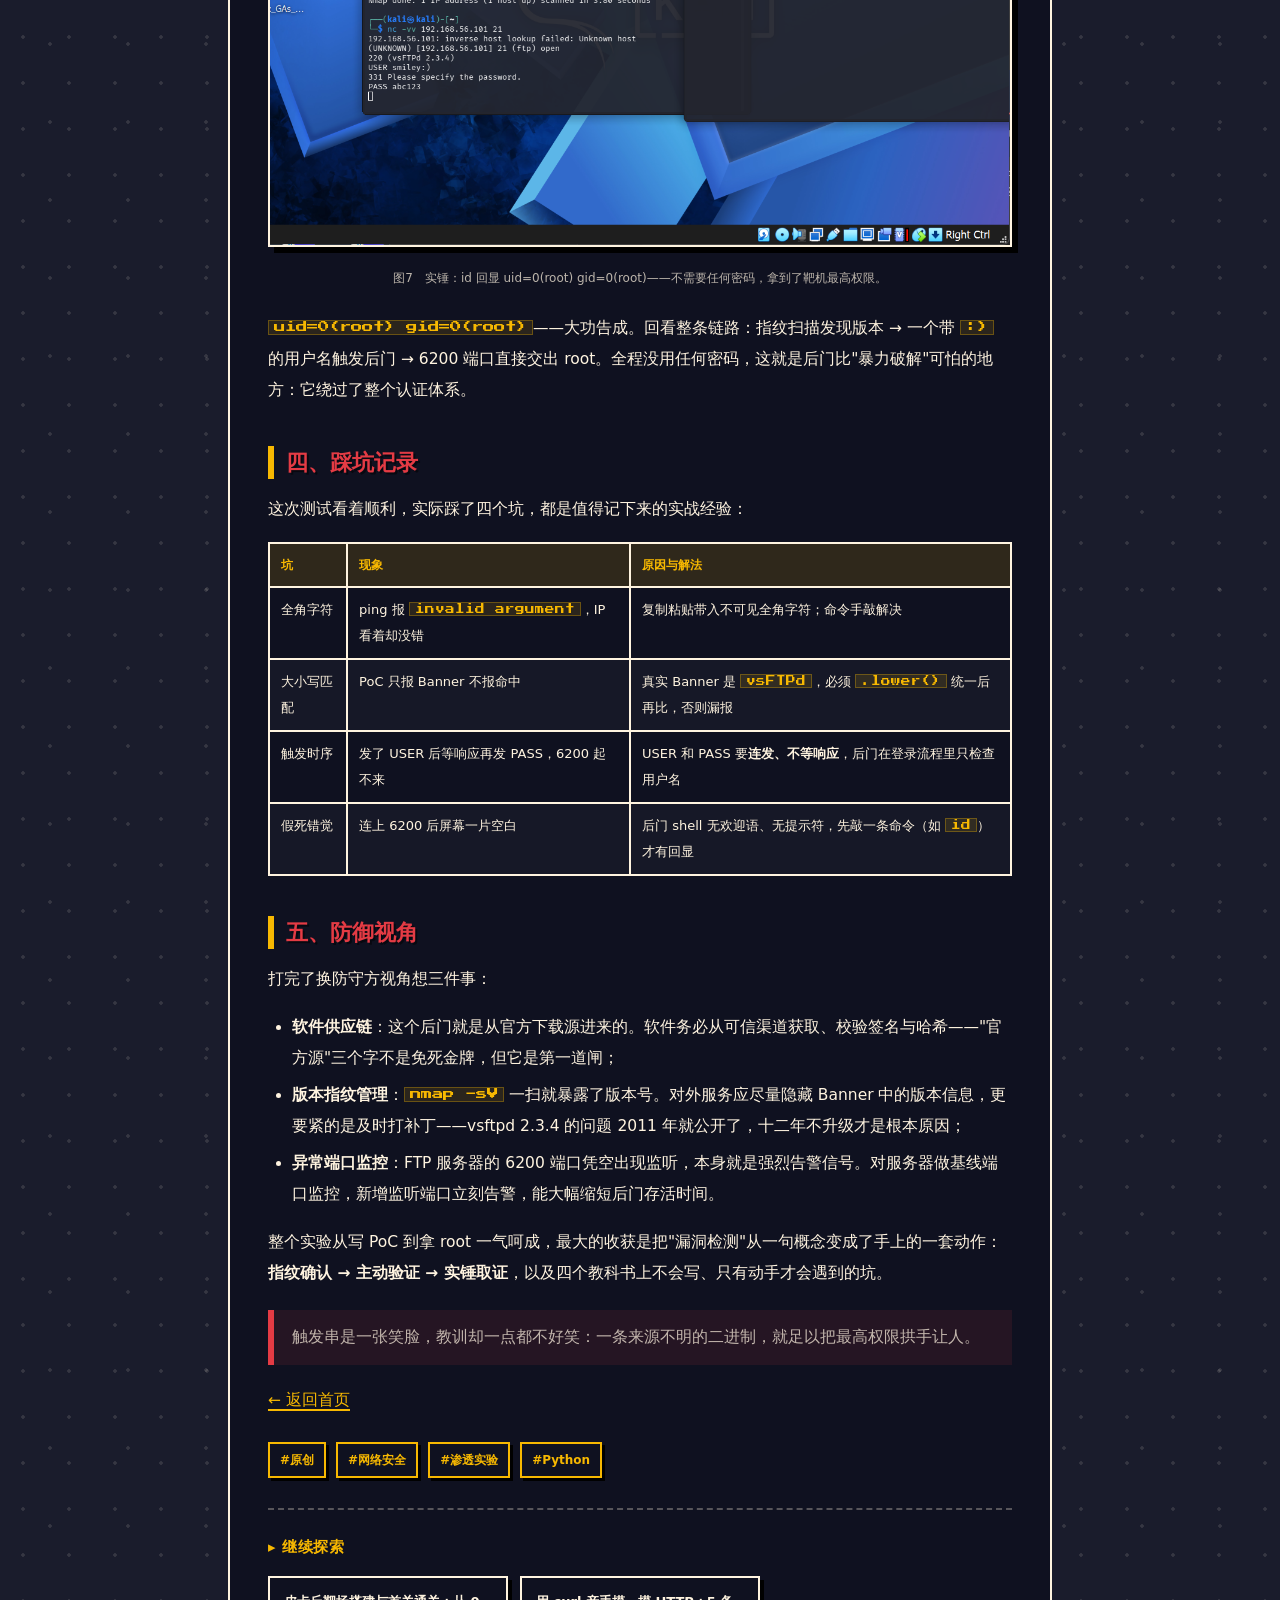
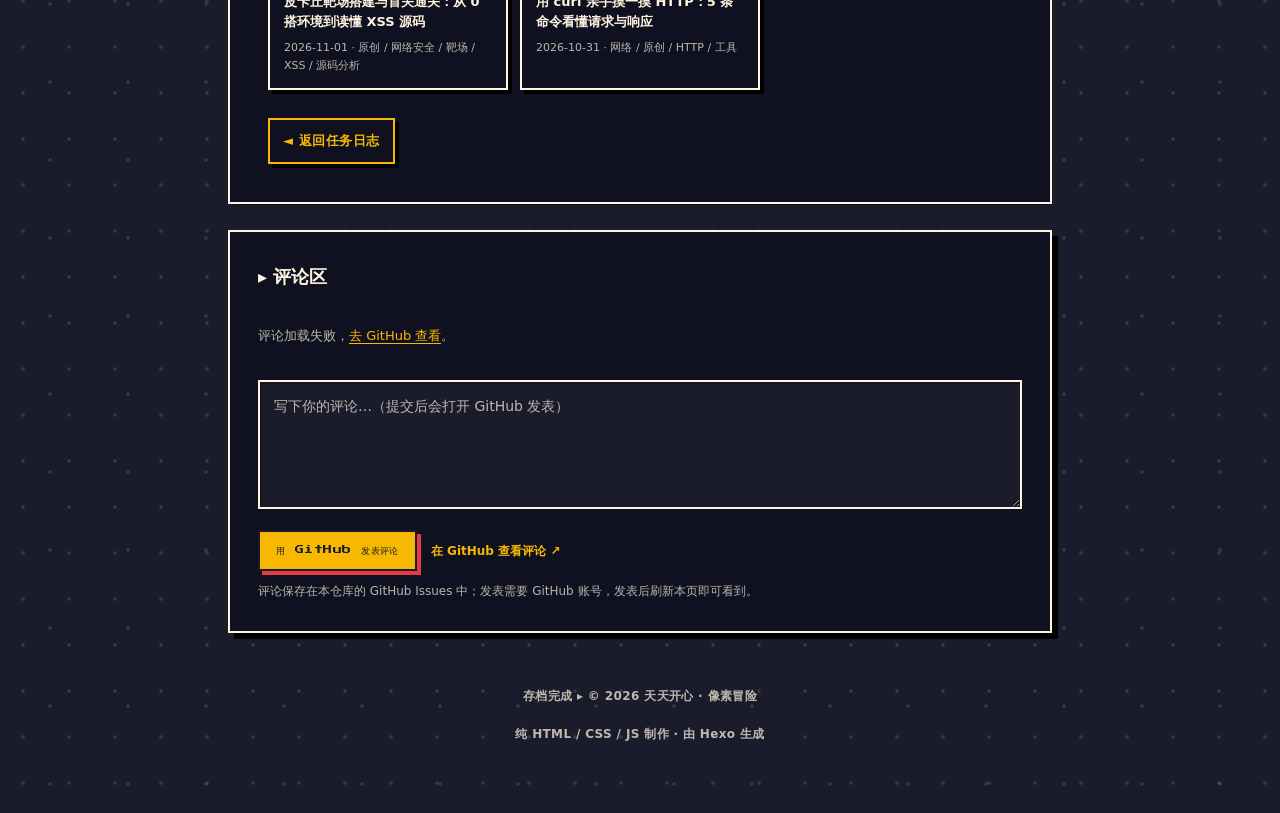
<file: posts/smiley-poc.html>
<!DOCTYPE html>
<html lang="zh-CN" data-theme="night">

<head>
  <meta charset="UTF-8" />
  <meta name="viewport" content="width=device-width, initial-scale=1.0" />
  <title>笑脸漏洞 PoC 实战：一个 :) 拿下 root shell（CVE-2011-2523） · 像素冒险</title>
  <meta name="description" content="用 Python 写 vsftpd 2.3.4 笑脸后门检测 PoC，在 Kali + Metasploitable2 授权实验环境里四步拿到 root：指纹扫描、nc 触发、连 6200 验证，含源码截图与四个实战踩坑。" />
  <meta name="theme-color" content="#1a1c2c" />
  <link rel="preconnect" href="https://fonts.googleapis.com" />
  <link rel="preconnect" href="https://fonts.gstatic.com" crossorigin />
  <link href="https://fonts.googleapis.com/css2?family=Press+Start+2P&display=swap" rel="stylesheet" />
  <link rel="stylesheet" href="/css/pixel.css?v=20261103n" />
  <script>
    try {
      var t = localStorage.getItem("px:theme");
      if (t === "day") document.documentElement.setAttribute("data-theme", "day");
      // 动态特效默认开启；只有用户手动关闭时才加 reduce-motion
      if (localStorage.getItem("px:motion") === "off") {
        document.documentElement.classList.add("reduce-motion");
      }
    } catch (e) {}
  </script>
<meta name="generator" content="Hexo 8.1.2"></head>

<body class="page-post">

  <div id="boot" aria-hidden="true">
    <div class="boot-box">
      <div class="boot-title">像素冒险</div>
      <div class="boot-sub">正在读取存档…</div>
      <div class="boot-track"><div class="boot-bar" id="boot-bar"></div></div>
      <div class="boot-pct" id="boot-pct">000%</div>
    </div>
  </div>

  <div id="wipe" aria-hidden="true"></div>
  <div id="slidefx" aria-hidden="true"></div>
  <div id="pxcursor" aria-hidden="true"></div>
  <canvas id="pxstars" aria-hidden="true"></canvas>

  <a class="skip-link" href="#main">跳到主内容</a>

  
<header class="site-header">
  <div class="hud">
    <div class="hud-item">
      <span class="hud-label">生命</span>
      <button class="hud-bar" id="hp-bar" type="button" aria-label="生命值 10/10，点击扣血" title="点击扣血，扣完自动回满"><i></i><i></i><i></i><i></i><i></i><i></i><i></i><i></i><i></i><i></i></button>
    </div>
    <a class="brand" href="/">天天<span class="gold">开心</span></a>
    <div class="hud-item">
      <span class="hud-label">分数</span>
      <button class="hud-score" id="score" type="button" aria-label="分数，点击加分" title="点击加分：连击 ≥5 双倍，暴击再翻倍，无上限">000000</button>
    </div>
  </div>
  <nav class="nav" aria-label="主导航">
    <a href="/" class="">任务日志</a>
    <a href="/#quests">分类</a>
    <a href="/#tagbar">标签</a>
    <a href="/about.html" class="">关于</a>
    <button id="theme-toggle" type="button">☀ 白天</button>
  </nav>
</header>


  
<main class="article-wrap" id="main">
  <article class="article reveal">
    <p class="article-kicker">▸ 任务 · 原创</p>
    <h1 class="article-title">笑脸漏洞 PoC 实战：一个 :) 拿下 root shell（CVE-2011-2523）</h1>
    <div class="article-meta">
      <span>2026-10-31</span>
      <span class="pill plain">原创</span><span class="pill plain">网络安全</span><span class="pill plain">渗透实验</span><span class="pill plain">Python</span>
    </div>

    <div class="post-like">
      <button class="like-btn" id="like-btn" type="button" data-slug="smiley-poc" aria-pressed="false">
        <span class="like-heart">♥</span> <span class="like-label">点赞</span> <b id="like-count">0</b>
      </button>
    </div>

    <div id="toc"></div>

    <div class="article-body post-body">
<p>这次的作业题目很直接：<strong>完成笑脸漏洞检测 PoC（Python 即可），源码截图、测试过程记入 blog</strong>。"笑脸漏洞"是安全圈里名字最可爱的漏洞——触发串就是一张笑脸 <code>:)</code>，效果却一点也不可爱：攻击者不需要密码，就能直接拿到目标的 root shell。这次我把它在授权实验环境里从头到尾打了一遍：写 PoC、扫指纹、触发后门、连 6200 拿 root，每一步都留了截图。</p>
<p><strong>实验环境</strong>：VirtualBox 里两台虚拟机组成 Host-Only 网络（网段 <code>192.168.56.0/24</code>）——攻击机 Kali Linux（<code>192.168.56.102</code>），靶机 Metasploitable2（<code>192.168.56.101</code>）。Metasploitable2 是专门为安全教学设计的"故意漏洞百出"的靶机，上面恰好跑着带后门的 vsftpd 2.3.4。</p>
<blockquote><strong>声明</strong>：笑脸漏洞技术仅用于教学实验与授权测试。对未授权目标实施攻击是违法行为，本文所有操作均在隔离实验网段内完成。</blockquote>

<h2>一、笑脸漏洞是什么</h2>
<p>2011 年 7 月，有人入侵了 vsftpd 官方下载服务器，把 <strong>vsftpd 2.3.4</strong> 的源码偷偷改了：在登录处理代码里插了一段后门——<strong>如果用户名以 <code>:)</code> 结尾，后门就在 6200 端口开一个 root shell 等着</strong>。因为触发串形似笑脸，大家叫它"笑脸漏洞"（编号 CVE-2011-2523）。这个被动手脚的版本在官方源上只挂了几天，但已经被不少发行版打包收录，直到今天仍是渗透教学的经典案例。</p>
<p>它的攻击链短得惊人：</p>
<pre><code>连 21 端口 → 发 USER xxx:) → 后门在 6200 起监听 → 连 6200 → root shell</code></pre>
<p>所以检测它的 PoC 也按两段设计：<strong>先看指纹（Banner 是不是 vsftpd 2.3.4），再主动验证（触发后连 6200 试一下）</strong>——只看版本只能算"疑似"，6200 能连上才算实锤。</p>

<h2>二、PoC 源码</h2>
<p>PoC 一共 96 行，分两个函数。第一段 <code>check_banner</code> 做指纹检测：</p>

<figure class="post-figure">
  <img src="../assets/img/smiley_code_1.png" alt="smiley_poc.py 源码截图：指纹检测部分" />
  <figcaption>图1　源码截图（上）：recv_banner 读取 Banner，check_banner 做版本指纹匹配</figcaption>
</figure>

<p>几个关键点：</p>
<ul>
  <li><code>socket.create_connection((target, port), timeout=5)</code> 建 TCP 连接，读出 21 端口返回的 Banner（形如 <code>220 (vsFTPd 2.3.4)</code>）；</li>
  <li>匹配时必须 <code>banner.lower()</code> 再比——真实 Banner 是大小写混合的 <code>vsFTPd</code>，如果拿小写的 <code>"vsftpd 2.3.4" in banner</code> 去比会<strong>永远匹配不上、造成漏报</strong>，这是我实测踩到的第一个真坑；</li>
</ul>

<figure class="post-figure">
  <img src="../assets/img/smiley_code_2.png" alt="smiley_poc.py 源码截图：后门验证部分" />
  <figcaption>图2　源码截图（下）：verify_backdoor 触发后门并连 6200 验证，main 入口拼装两步</figcaption>
</figure>

<p>第二段 <code>verify_backdoor</code> 是核心：<code>s.sendall(b"USER smiley:)\r\n")</code> 发出带笑脸的用户名，随后<strong>不等服务端响应、立刻连发 <code>PASS</code></strong>——这是第二个实测踩到的坑，后面细说。触发后等 1 秒再连 6200，发一句 <code>id; whoami</code>，如果回显 <code>uid=0(root)</code>，就实锤了。</p>
<p>用法：</p>
<pre><code>python smiley_poc.py 192.168.56.101 --verify</code></pre>

<h2>三、测试过程：四步拿到 root</h2>

<h3>第 1 步：确认靶机在线</h3>
<p>渗透第一步永远是"确认目标活着"。在 Kali 里 ping 靶机：</p>
<pre><code>ping -c 4 192.168.56.101</code></pre>
<p>这里先踩了个很有意思的坑——第一发直接报错：</p>

<figure class="post-figure">
  <img src="../assets/img/smiley_ping_fail.png" alt="ping 报 invalid argument 错误的截图" />
  <figcaption>图3　踩坑现场：ping: invalid argument。从别处复制粘贴 IP 时带进了不可见的全角字符，ping 把它当成了非法参数。</figcaption>
</figure>

<p><code>ping: invalid argument: '192.168.56.101'</code>——IP 看起来一模一样却报非法参数，八成是<strong>复制粘贴带入了全角/不可见字符</strong>。手动重新敲一遍就好了。这提醒我们：终端里的命令，最好还是手敲。</p>

<figure class="post-figure">
  <img src="../assets/img/smiley_ping_ok.png" alt="ping 成功 4 received 0% packet loss" />
  <figcaption>图4　重敲后连通：4 received, 0% packet loss，靶机在线、Host-Only 网络正常。</figcaption>
</figure>

<h3>第 2 步：NMAP 指纹扫描</h3>
<p>漏洞只藏在 vsftpd 2.3.4 这一版里，所以要用 <code>-sV</code> 探测<strong>版本号</strong>，光知道 21 端口开着没有意义：</p>
<pre><code>sudo nmap -sV -p 21 192.168.56.101</code></pre>

<figure class="post-figure">
  <img src="../assets/img/smiley_nmap_trigger.png" alt="nmap 扫描结果与 nc 触发过程的双窗口截图" />
  <figcaption>图5　左窗口：nmap 结果 21/tcp open ftp vsftpd 2.3.4，指纹命中；下方随即开始 nc 手动触发。</figcaption>
</figure>

<p><code>21/tcp open ftp vsftpd 2.3.4</code>——版本精确命中，这台靶机就是带笑脸后门的版本。接下来手动触发验证。</p>

<h3>第 3 步：nc 手动触发后门</h3>
<p>为了看清楚原理，我没有直接跑 PoC，而是用 <code>nc</code> 手工演一遍 PoC 里的动作。第一个终端连 21 端口：</p>
<pre><code>nc -vv 192.168.56.101 21</code></pre>
<p>连上后服务端先吐 Banner <code>220 (vsFTPd 2.3.4)</code>，然后连续敲两行（中间别停顿）：</p>
<pre><code>USER smiley:)
PASS abc123</code></pre>
<p>服务端回了 <code>331 Please specify the password</code> 之后是 <code>530 Permission denied</code>——登录被拒是<strong>正常现象</strong>，后门并不需要登录成功：用户名里的 <code>:)</code> 已经在登录流程里把 6200 的监听拉起来了。这个窗口保持挂着别关。</p>

<h3>第 4 步：连 6200，拿到 root</h3>
<p>新开一个终端标签，连后门端口：</p>
<pre><code>nc -vv 192.168.56.101 6200</code></pre>

<figure class="post-figure">
  <img src="../assets/img/smiley_6200_open.png" alt="nc 连接 6200 显示 open 的截图" />
  <figcaption>图6　右窗口：6200 (?) open——后门端口已打开。连上后光标停住没有提示符，不是卡死，这个 shell 没有欢迎语，直接敲命令即可。</figcaption>
</figure>

<p>注意图6里连上后屏幕上"什么都没有"——这不是卡死，后门 shell 没有欢迎语和提示符，<strong>你要先发一条命令它才回显</strong>。直接敲：</p>
<pre><code>id</code></pre>

<figure class="post-figure">
  <img src="../assets/img/smiley_root.png" alt="id 命令回显 uid=0(root)" />
  <figcaption>图7　实锤：id 回显 uid=0(root) gid=0(root)——不需要任何密码，拿到了靶机最高权限。</figcaption>
</figure>

<p><code>uid=0(root) gid=0(root)</code>——大功告成。回看整条链路：指纹扫描发现版本 → 一个带 <code>:)</code> 的用户名触发后门 → 6200 端口直接交出 root。全程没用任何密码，这就是后门比"暴力破解"可怕的地方：它绕过了整个认证体系。</p>

<h2>四、踩坑记录</h2>
<p>这次测试看着顺利，实际踩了四个坑，都是值得记下来的实战经验：</p>
<table class="data-table">
  <thead><tr><th>坑</th><th>现象</th><th>原因与解法</th></tr></thead>
  <tbody>
    <tr><td>全角字符</td><td>ping 报 <code>invalid argument</code>，IP 看着却没错</td><td>复制粘贴带入不可见全角字符；命令手敲解决</td></tr>
    <tr><td>大小写匹配</td><td>PoC 只报 Banner 不报命中</td><td>真实 Banner 是 <code>vsFTPd</code>，必须 <code>.lower()</code> 统一后再比，否则漏报</td></tr>
    <tr><td>触发时序</td><td>发了 USER 后等响应再发 PASS，6200 起不来</td><td>USER 和 PASS 要<strong>连发、不等响应</strong>，后门在登录流程里只检查用户名</td></tr>
    <tr><td>假死错觉</td><td>连上 6200 后屏幕一片空白</td><td>后门 shell 无欢迎语、无提示符，先敲一条命令（如 <code>id</code>）才有回显</td></tr>
  </tbody>
</table>

<h2>五、防御视角</h2>
<p>打完了换防守方视角想三件事：</p>
<ul>
  <li><strong>软件供应链</strong>：这个后门就是从官方下载源进来的。软件务必从可信渠道获取、校验签名与哈希——"官方源"三个字不是免死金牌，但它是第一道闸；</li>
  <li><strong>版本指纹管理</strong>：<code>nmap -sV</code> 一扫就暴露了版本号。对外服务应尽量隐藏 Banner 中的版本信息，更要紧的是及时打补丁——vsftpd 2.3.4 的问题 2011 年就公开了，十二年不升级才是根本原因；</li>
  <li><strong>异常端口监控</strong>：FTP 服务器的 6200 端口凭空出现监听，本身就是强烈告警信号。对服务器做基线端口监控，新增监听端口立刻告警，能大幅缩短后门存活时间。</li>
</ul>

<p>整个实验从写 PoC 到拿 root 一气呵成，最大的收获是把"漏洞检测"从一句概念变成了手上的一套动作：<strong>指纹确认 → 主动验证 → 实锤取证</strong>，以及四个教科书上不会写、只有动手才会遇到的坑。</p>
<blockquote>触发串是一张笑脸，教训却一点都不好笑：一条来源不明的二进制，就足以把最高权限拱手让人。</blockquote>

<p><a class="back-link" href="../index.html">← 返回首页</a></p>

    </div>

    <div class="article-tags">
      <a href="/?tag=%E5%8E%9F%E5%88%9B">#原创</a><a href="/?tag=%E7%BD%91%E7%BB%9C%E5%AE%89%E5%85%A8">#网络安全</a><a href="/?tag=%E6%B8%97%E9%80%8F%E5%AE%9E%E9%AA%8C">#渗透实验</a><a href="/?tag=Python">#Python</a>
    </div>

    <section class="related" id="related"></section>

    <div class="article-actions">
      <a class="article-back" href="/">◄ 返回任务日志</a>
    </div>
  </article>

  <section class="comments" id="comments" data-slug="smiley-poc">
    <h2 class="comments-title">▸ 评论区 <small id="comment-count"></small></h2>
    <div class="comment-list" id="comment-list">
      <p class="comment-empty">正在加载评论…</p>
    </div>
    <form class="comment-form" id="comment-form">
      <textarea id="comment-text" rows="4" placeholder="写下你的评论…（提交后会打开 GitHub 发表）" required></textarea>
      <div class="comment-actions">
        <button class="btn" type="submit">用 GitHub 发表评论</button>
        <a class="comment-link" id="comment-gh" href="#" target="_blank" rel="noopener">在 GitHub 查看评论 ↗</a>
      </div>
      <p class="comment-hint">评论保存在本仓库的 GitHub Issues 中；发表需要 GitHub 账号，发表后刷新本页即可看到。</p>
    </form>
  </section>
</main>


  
<footer class="site-footer">
  <p>存档完成 ▸ © <span id="year">2026</span> 天天开心 · 像素冒险</p>
  <p>纯 HTML / CSS / JS 制作 · 由 Hexo 生成</p>
</footer>

<script>window.POSTS = [{"file":"/posts/pikachu-target.html","title":"皮卡丘靶场搭建与首关通关：从 0 搭环境到读懂 XSS 源码","date":"2026-11-01","tags":["原创","网络安全","靶场","XSS","源码分析"],"summary":"在 Kali 上用 LAMP 搭建 Pikachu 漏洞练习平台，亲手通关反射型 XSS，并深入源码分析漏洞成因（用户输入未转义直接拼 HTML）与修复方案（htmlspecialchars 输出编码）。含搭建白屏排错。"},{"file":"/posts/curl-shicao.html","title":"用 curl 亲手摸一摸 HTTP：5 条命令看懂请求与响应","date":"2026-10-31","tags":["网络","原创","HTTP","工具"],"summary":"在 Windows 自带的 cmd 里用 5 条真实 curl 命令摸 HTTP：看响应头、跟随重定向、发 POST、调 GitHub API、测耗时，每条都配真实截图与逐行解读。"},{"file":"/posts/smiley-poc.html","title":"笑脸漏洞 PoC 实战：一个 :) 拿下 root shell（CVE-2011-2523）","date":"2026-10-31","tags":["原创","网络安全","渗透实验","Python"],"summary":"用 Python 写 vsftpd 2.3.4 笑脸后门检测 PoC，在 Kali + Metasploitable2 授权实验环境里四步拿到 root：指纹扫描、nc 触发、连 6200 验证，含源码截图与四个实战踩坑。"},{"file":"/posts/qq-liuliang-fenxi.html","title":"用 Wireshark 看 QQ 流量：它走 TCP 还是 UDP，内容加密了吗","date":"2026-10-19","tags":["网络","抓包","原创"],"summary":"自己抓一份 QQ 真实流量，用会话统计、信息熵和文件头特征搜索，回答三个问题：TCP 还是 UDP、加密还是明文、能否从抓包恢复明文文件。"},{"file":"/posts/dengbao2-0.html","title":"我对等保2.0的理解","date":"2026-09-28","tags":["网络安全"],"summary":"等保2.0 是什么、法律地位如何、核心思想“一个中心三重防护”、保护对象与技术管理要点，以及它和等保1.0 的主要区别。"},{"file":"/posts/suanfa-rumen.html","title":"算法入门：它到底是什么，又该怎么衡量","date":"2026-09-28","tags":["原创","算法"],"summary":"原创。从生活化例子讲清算法是什么，用大 O 表示法衡量好坏，并用「两数之和」的暴力 vs 哈希、以及二分查找，体会不同解法的效率差距。"}];</script>
<script src="/js/pixel.js?v=20261103n"></script>


</body>
</html>
</file>
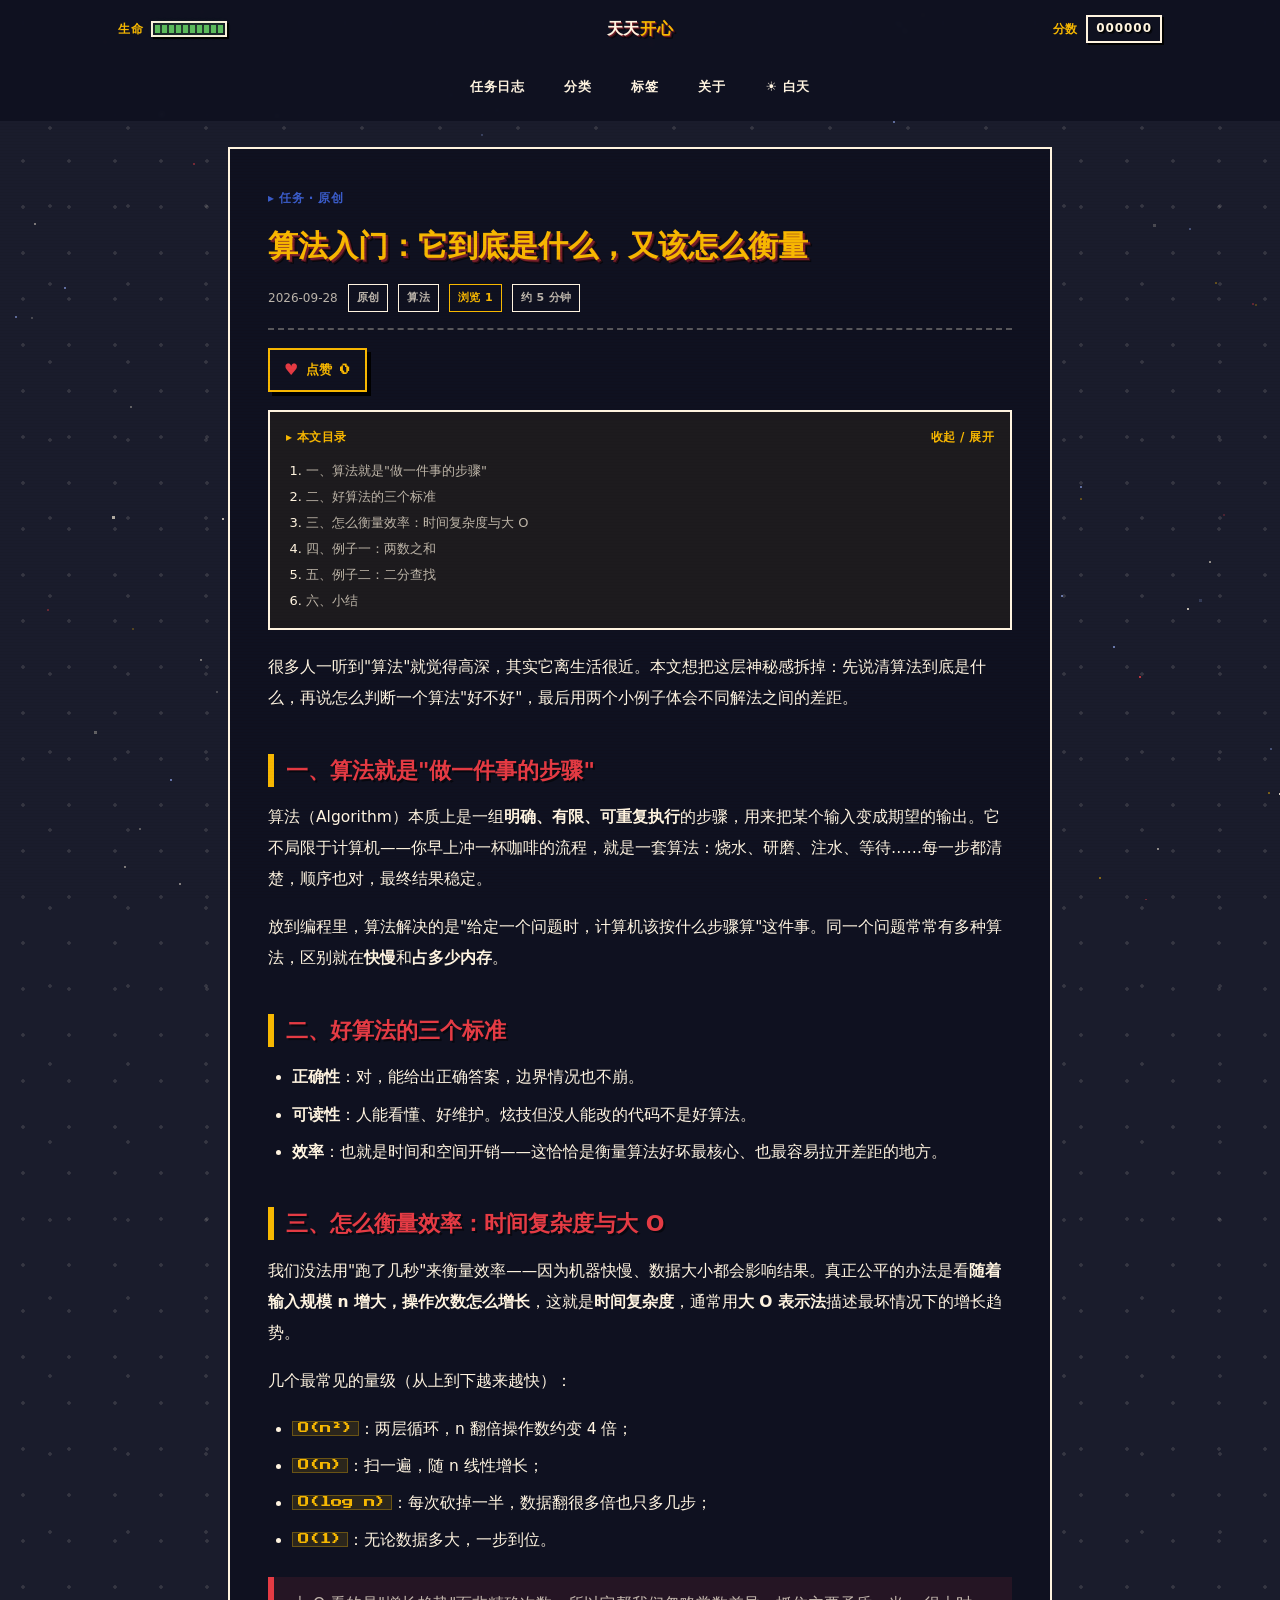
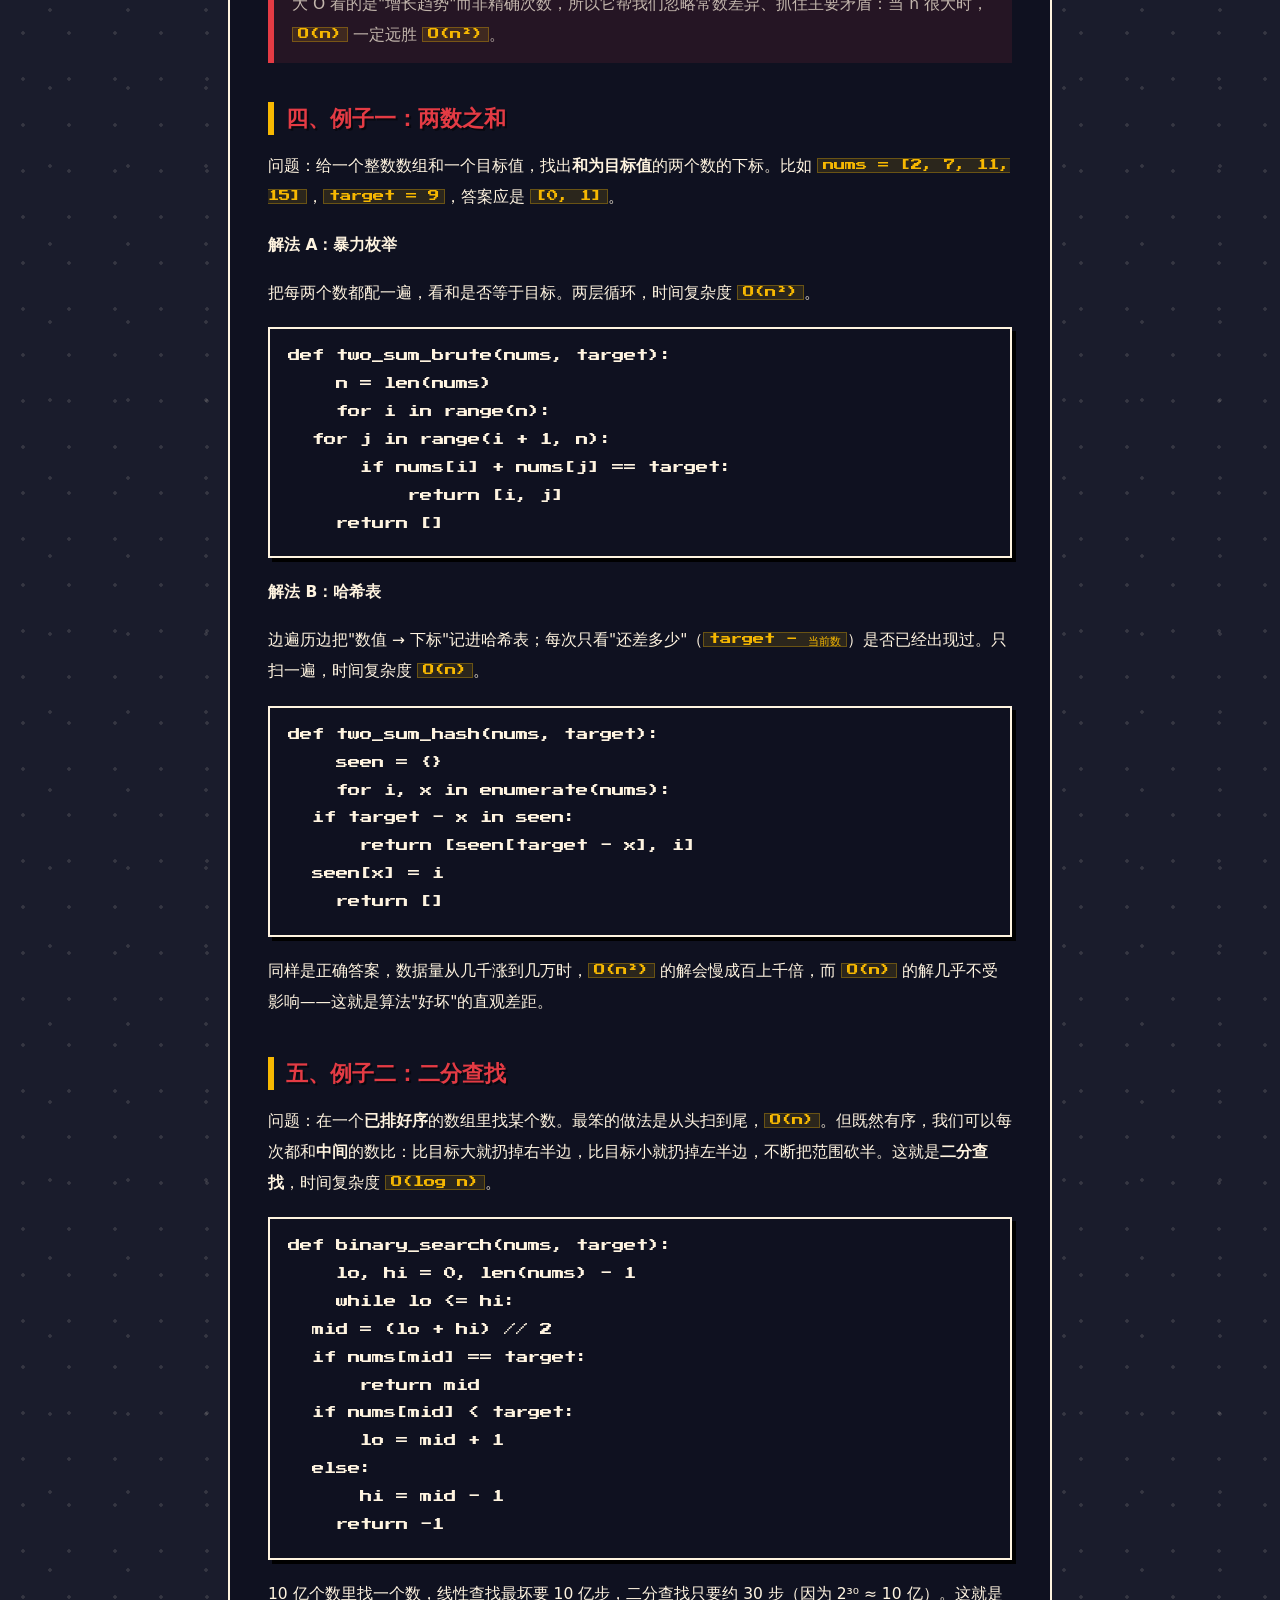
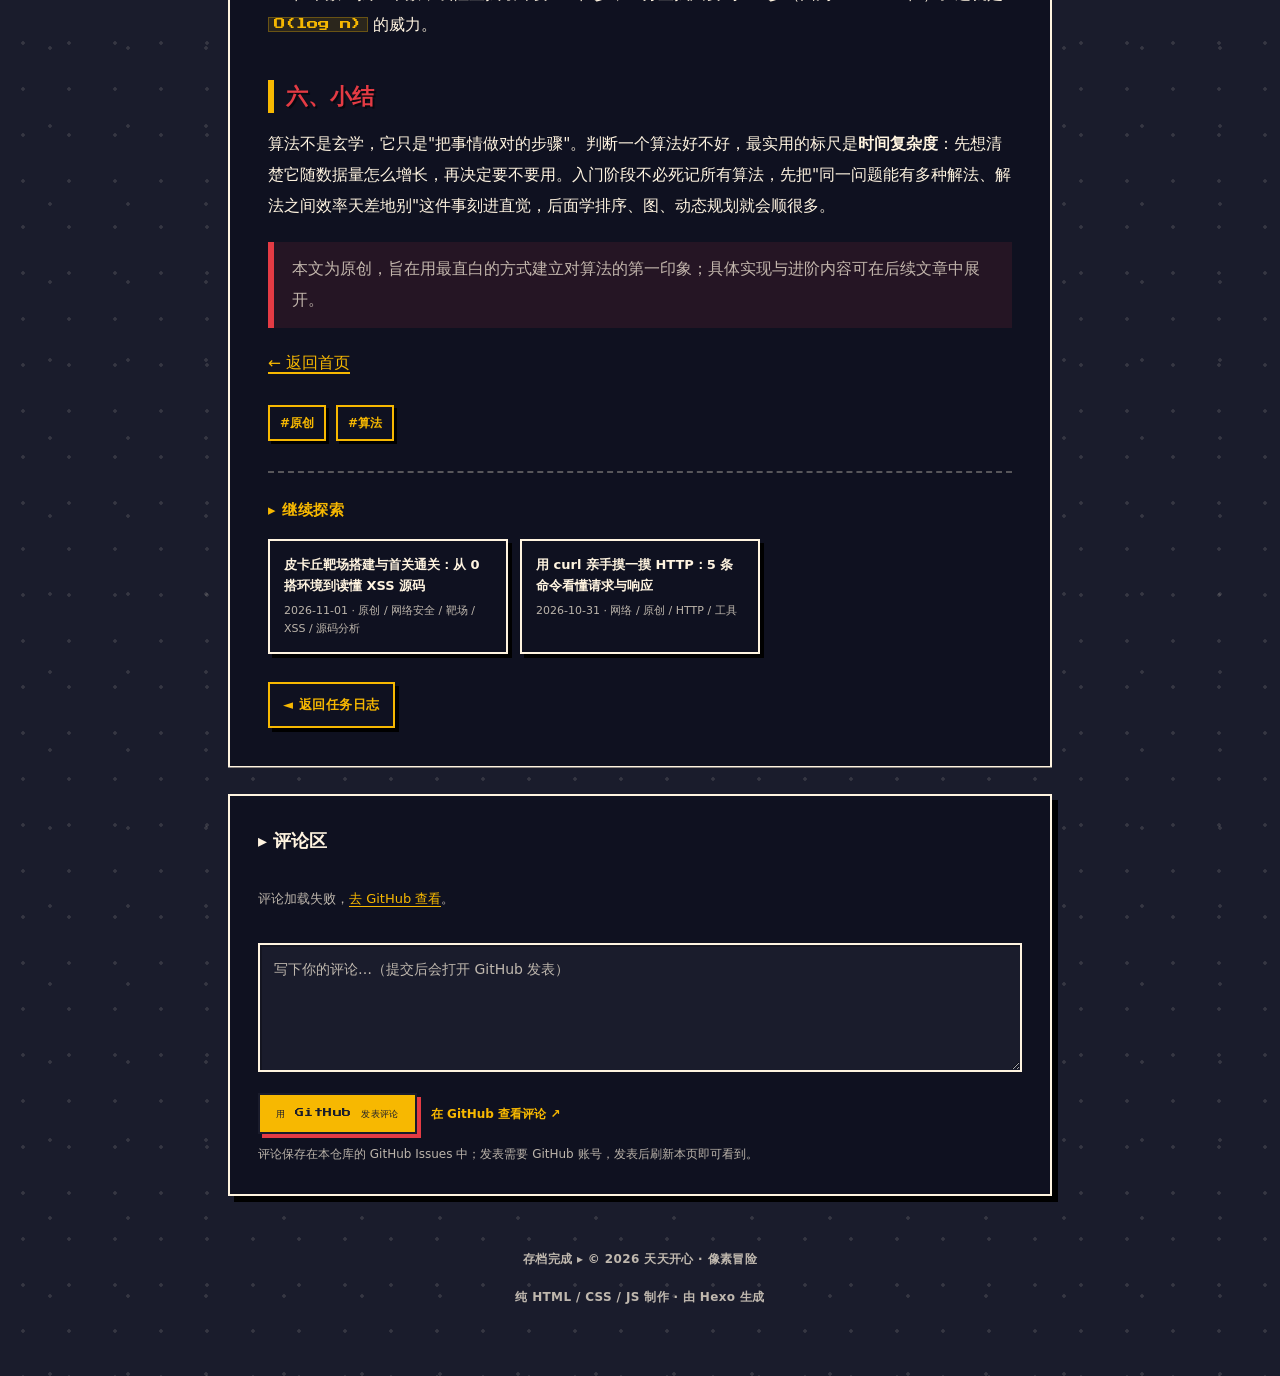
<file: posts/suanfa-rumen.html>
<!DOCTYPE html>
<html lang="zh-CN" data-theme="night">

<head>
  <meta charset="UTF-8" />
  <meta name="viewport" content="width=device-width, initial-scale=1.0" />
  <title>算法入门：它到底是什么，又该怎么衡量 · 像素冒险</title>
  <meta name="description" content="原创。从生活化例子讲清算法是什么，用大 O 表示法衡量好坏，并用「两数之和」的暴力 vs 哈希、以及二分查找，体会不同解法的效率差距。" />
  <meta name="theme-color" content="#1a1c2c" />
  <link rel="preconnect" href="https://fonts.googleapis.com" />
  <link rel="preconnect" href="https://fonts.gstatic.com" crossorigin />
  <link href="https://fonts.googleapis.com/css2?family=Press+Start+2P&display=swap" rel="stylesheet" />
  <link rel="stylesheet" href="/css/pixel.css?v=20261103n" />
  <script>
    try {
      var t = localStorage.getItem("px:theme");
      if (t === "day") document.documentElement.setAttribute("data-theme", "day");
      // 动态特效默认开启；只有用户手动关闭时才加 reduce-motion
      if (localStorage.getItem("px:motion") === "off") {
        document.documentElement.classList.add("reduce-motion");
      }
    } catch (e) {}
  </script>
<meta name="generator" content="Hexo 8.1.2"></head>

<body class="page-post">

  <div id="boot" aria-hidden="true">
    <div class="boot-box">
      <div class="boot-title">像素冒险</div>
      <div class="boot-sub">正在读取存档…</div>
      <div class="boot-track"><div class="boot-bar" id="boot-bar"></div></div>
      <div class="boot-pct" id="boot-pct">000%</div>
    </div>
  </div>

  <div id="wipe" aria-hidden="true"></div>
  <div id="slidefx" aria-hidden="true"></div>
  <div id="pxcursor" aria-hidden="true"></div>
  <canvas id="pxstars" aria-hidden="true"></canvas>

  <a class="skip-link" href="#main">跳到主内容</a>

  
<header class="site-header">
  <div class="hud">
    <div class="hud-item">
      <span class="hud-label">生命</span>
      <button class="hud-bar" id="hp-bar" type="button" aria-label="生命值 10/10，点击扣血" title="点击扣血，扣完自动回满"><i></i><i></i><i></i><i></i><i></i><i></i><i></i><i></i><i></i><i></i></button>
    </div>
    <a class="brand" href="/">天天<span class="gold">开心</span></a>
    <div class="hud-item">
      <span class="hud-label">分数</span>
      <button class="hud-score" id="score" type="button" aria-label="分数，点击加分" title="点击加分：连击 ≥5 双倍，暴击再翻倍，无上限">000000</button>
    </div>
  </div>
  <nav class="nav" aria-label="主导航">
    <a href="/" class="">任务日志</a>
    <a href="/#quests">分类</a>
    <a href="/#tagbar">标签</a>
    <a href="/about.html" class="">关于</a>
    <button id="theme-toggle" type="button">☀ 白天</button>
  </nav>
</header>


  
<main class="article-wrap" id="main">
  <article class="article reveal">
    <p class="article-kicker">▸ 任务 · 原创</p>
    <h1 class="article-title">算法入门：它到底是什么，又该怎么衡量</h1>
    <div class="article-meta">
      <span>2026-09-28</span>
      <span class="pill plain">原创</span><span class="pill plain">算法</span>
    </div>

    <div class="post-like">
      <button class="like-btn" id="like-btn" type="button" data-slug="suanfa-rumen" aria-pressed="false">
        <span class="like-heart">♥</span> <span class="like-label">点赞</span> <b id="like-count">0</b>
      </button>
    </div>

    <div id="toc"></div>

    <div class="article-body post-body">
<p>很多人一听到"算法"就觉得高深，其实它离生活很近。本文想把这层神秘感拆掉：先说清算法到底是什么，再说怎么判断一个算法"好不好"，最后用两个小例子体会不同解法之间的差距。</p>

<h2>一、算法就是"做一件事的步骤"</h2>
<p>算法（Algorithm）本质上是一组<strong>明确、有限、可重复执行</strong>的步骤，用来把某个输入变成期望的输出。它不局限于计算机——你早上冲一杯咖啡的流程，就是一套算法：烧水、研磨、注水、等待……每一步都清楚，顺序也对，最终结果稳定。</p>
<p>放到编程里，算法解决的是"给定一个问题时，计算机该按什么步骤算"这件事。同一个问题常常有多种算法，区别就在<strong>快慢</strong>和<strong>占多少内存</strong>。</p>

<h2>二、好算法的三个标准</h2>
<ul>
  <li><strong>正确性</strong>：对，能给出正确答案，边界情况也不崩。</li>
  <li><strong>可读性</strong>：人能看懂、好维护。炫技但没人能改的代码不是好算法。</li>
  <li><strong>效率</strong>：也就是时间和空间开销——这恰恰是衡量算法好坏最核心、也最容易拉开差距的地方。</li>
</ul>

<h2>三、怎么衡量效率：时间复杂度与大 O</h2>
<p>我们没法用"跑了几秒"来衡量效率——因为机器快慢、数据大小都会影响结果。真正公平的办法是看<strong>随着输入规模 n 增大，操作次数怎么增长</strong>，这就是<strong>时间复杂度</strong>，通常用<strong>大 O 表示法</strong>描述最坏情况下的增长趋势。</p>
<p>几个最常见的量级（从上到下越来越快）：</p>
<ul>
  <li><code>O(n²)</code>：两层循环，n 翻倍操作数约变 4 倍；</li>
  <li><code>O(n)</code>：扫一遍，随 n 线性增长；</li>
  <li><code>O(log n)</code>：每次砍掉一半，数据翻很多倍也只多几步；</li>
  <li><code>O(1)</code>：无论数据多大，一步到位。</li>
</ul>
<blockquote>大 O 看的是"增长趋势"而非精确次数，所以它帮我们忽略常数差异、抓住主要矛盾：当 n 很大时，<code>O(n)</code> 一定远胜 <code>O(n²)</code>。</blockquote>

<h2>四、例子一：两数之和</h2>
<p>问题：给一个整数数组和一个目标值，找出<strong>和为目标值</strong>的两个数的下标。比如 <code>nums = [2, 7, 11, 15]</code>，<code>target = 9</code>，答案应是 <code>[0, 1]</code>。</p>

<p><strong>解法 A：暴力枚举</strong></p>
<p>把每两个数都配一遍，看和是否等于目标。两层循环，时间复杂度 <code>O(n²)</code>。</p>
<pre><code>def two_sum_brute(nums, target):
    n = len(nums)
    for i in range(n):
  for j in range(i + 1, n):
      if nums[i] + nums[j] == target:
          return [i, j]
    return []</code></pre>

<p><strong>解法 B：哈希表</strong></p>
<p>边遍历边把"数值 → 下标"记进哈希表；每次只看"还差多少"（<code>target - 当前数</code>）是否已经出现过。只扫一遍，时间复杂度 <code>O(n)</code>。</p>
<pre><code>def two_sum_hash(nums, target):
    seen = {}
    for i, x in enumerate(nums):
  if target - x in seen:
      return [seen[target - x], i]
  seen[x] = i
    return []</code></pre>
<p>同样是正确答案，数据量从几千涨到几万时，<code>O(n²)</code> 的解会慢成百上千倍，而 <code>O(n)</code> 的解几乎不受影响——这就是算法"好坏"的直观差距。</p>

<h2>五、例子二：二分查找</h2>
<p>问题：在一个<strong>已排好序</strong>的数组里找某个数。最笨的做法是从头扫到尾，<code>O(n)</code>。但既然有序，我们可以每次都和<strong>中间</strong>的数比：比目标大就扔掉右半边，比目标小就扔掉左半边，不断把范围砍半。这就是<strong>二分查找</strong>，时间复杂度 <code>O(log n)</code>。</p>
<pre><code>def binary_search(nums, target):
    lo, hi = 0, len(nums) - 1
    while lo &lt;= hi:
  mid = (lo + hi) // 2
  if nums[mid] == target:
      return mid
  if nums[mid] &lt; target:
      lo = mid + 1
  else:
      hi = mid - 1
    return -1</code></pre>
<p>10 亿个数里找一个数，线性查找最坏要 10 亿步，二分查找只要约 30 步（因为 2³⁰ ≈ 10 亿）。这就是 <code>O(log n)</code> 的威力。</p>

<h2>六、小结</h2>
<p>算法不是玄学，它只是"把事情做对的步骤"。判断一个算法好不好，最实用的标尺是<strong>时间复杂度</strong>：先想清楚它随数据量怎么增长，再决定要不要用。入门阶段不必死记所有算法，先把"同一问题能有多种解法、解法之间效率天差地别"这件事刻进直觉，后面学排序、图、动态规划就会顺很多。</p>
<blockquote>本文为原创，旨在用最直白的方式建立对算法的第一印象；具体实现与进阶内容可在后续文章中展开。</blockquote>

<p><a class="back-link" href="../index.html">← 返回首页</a></p>

    </div>

    <div class="article-tags">
      <a href="/?tag=%E5%8E%9F%E5%88%9B">#原创</a><a href="/?tag=%E7%AE%97%E6%B3%95">#算法</a>
    </div>

    <section class="related" id="related"></section>

    <div class="article-actions">
      <a class="article-back" href="/">◄ 返回任务日志</a>
    </div>
  </article>

  <section class="comments" id="comments" data-slug="suanfa-rumen">
    <h2 class="comments-title">▸ 评论区 <small id="comment-count"></small></h2>
    <div class="comment-list" id="comment-list">
      <p class="comment-empty">正在加载评论…</p>
    </div>
    <form class="comment-form" id="comment-form">
      <textarea id="comment-text" rows="4" placeholder="写下你的评论…（提交后会打开 GitHub 发表）" required></textarea>
      <div class="comment-actions">
        <button class="btn" type="submit">用 GitHub 发表评论</button>
        <a class="comment-link" id="comment-gh" href="#" target="_blank" rel="noopener">在 GitHub 查看评论 ↗</a>
      </div>
      <p class="comment-hint">评论保存在本仓库的 GitHub Issues 中；发表需要 GitHub 账号，发表后刷新本页即可看到。</p>
    </form>
  </section>
</main>


  
<footer class="site-footer">
  <p>存档完成 ▸ © <span id="year">2026</span> 天天开心 · 像素冒险</p>
  <p>纯 HTML / CSS / JS 制作 · 由 Hexo 生成</p>
</footer>

<script>window.POSTS = [{"file":"/posts/pikachu-target.html","title":"皮卡丘靶场搭建与首关通关：从 0 搭环境到读懂 XSS 源码","date":"2026-11-01","tags":["原创","网络安全","靶场","XSS","源码分析"],"summary":"在 Kali 上用 LAMP 搭建 Pikachu 漏洞练习平台，亲手通关反射型 XSS，并深入源码分析漏洞成因（用户输入未转义直接拼 HTML）与修复方案（htmlspecialchars 输出编码）。含搭建白屏排错。"},{"file":"/posts/curl-shicao.html","title":"用 curl 亲手摸一摸 HTTP：5 条命令看懂请求与响应","date":"2026-10-31","tags":["网络","原创","HTTP","工具"],"summary":"在 Windows 自带的 cmd 里用 5 条真实 curl 命令摸 HTTP：看响应头、跟随重定向、发 POST、调 GitHub API、测耗时，每条都配真实截图与逐行解读。"},{"file":"/posts/smiley-poc.html","title":"笑脸漏洞 PoC 实战：一个 :) 拿下 root shell（CVE-2011-2523）","date":"2026-10-31","tags":["原创","网络安全","渗透实验","Python"],"summary":"用 Python 写 vsftpd 2.3.4 笑脸后门检测 PoC，在 Kali + Metasploitable2 授权实验环境里四步拿到 root：指纹扫描、nc 触发、连 6200 验证，含源码截图与四个实战踩坑。"},{"file":"/posts/qq-liuliang-fenxi.html","title":"用 Wireshark 看 QQ 流量：它走 TCP 还是 UDP，内容加密了吗","date":"2026-10-19","tags":["网络","抓包","原创"],"summary":"自己抓一份 QQ 真实流量，用会话统计、信息熵和文件头特征搜索，回答三个问题：TCP 还是 UDP、加密还是明文、能否从抓包恢复明文文件。"},{"file":"/posts/dengbao2-0.html","title":"我对等保2.0的理解","date":"2026-09-28","tags":["网络安全"],"summary":"等保2.0 是什么、法律地位如何、核心思想“一个中心三重防护”、保护对象与技术管理要点，以及它和等保1.0 的主要区别。"},{"file":"/posts/suanfa-rumen.html","title":"算法入门：它到底是什么，又该怎么衡量","date":"2026-09-28","tags":["原创","算法"],"summary":"原创。从生活化例子讲清算法是什么，用大 O 表示法衡量好坏，并用「两数之和」的暴力 vs 哈希、以及二分查找，体会不同解法的效率差距。"}];</script>
<script src="/js/pixel.js?v=20261103n"></script>


</body>
</html>
</file>
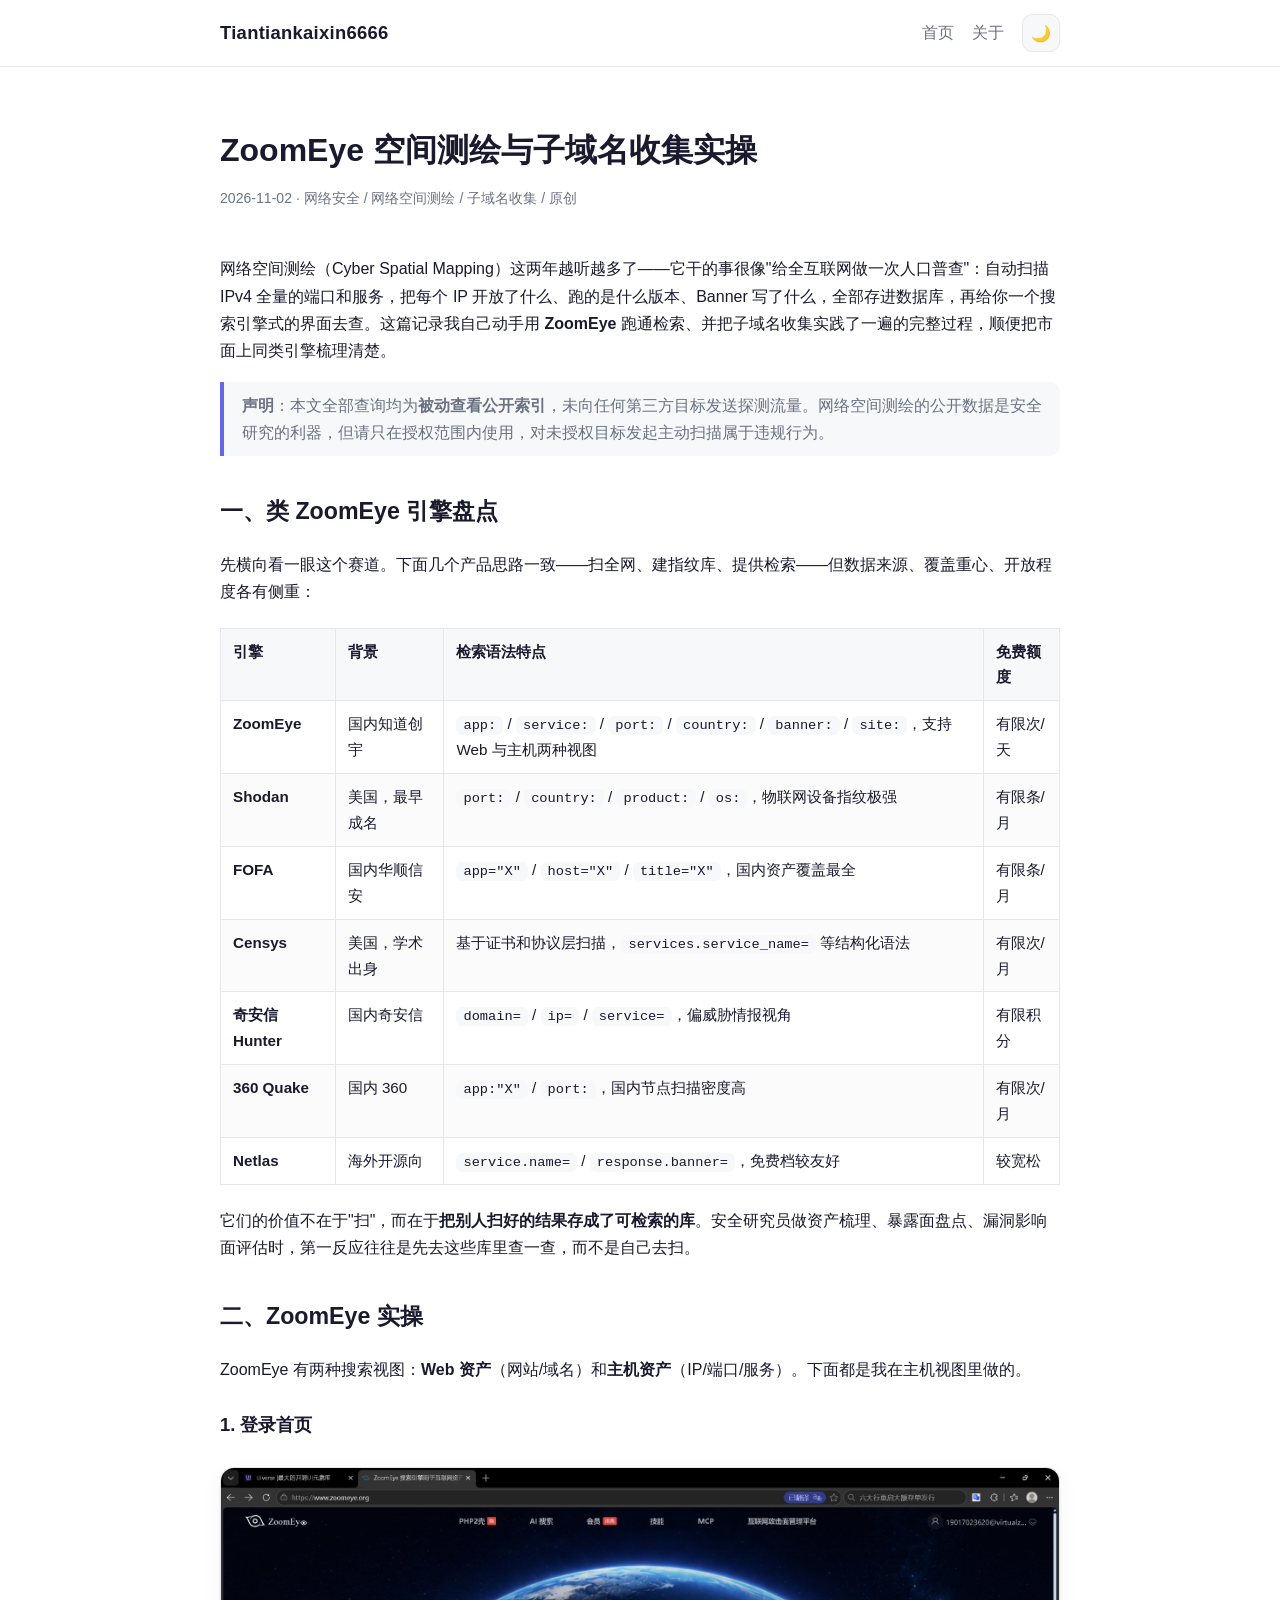
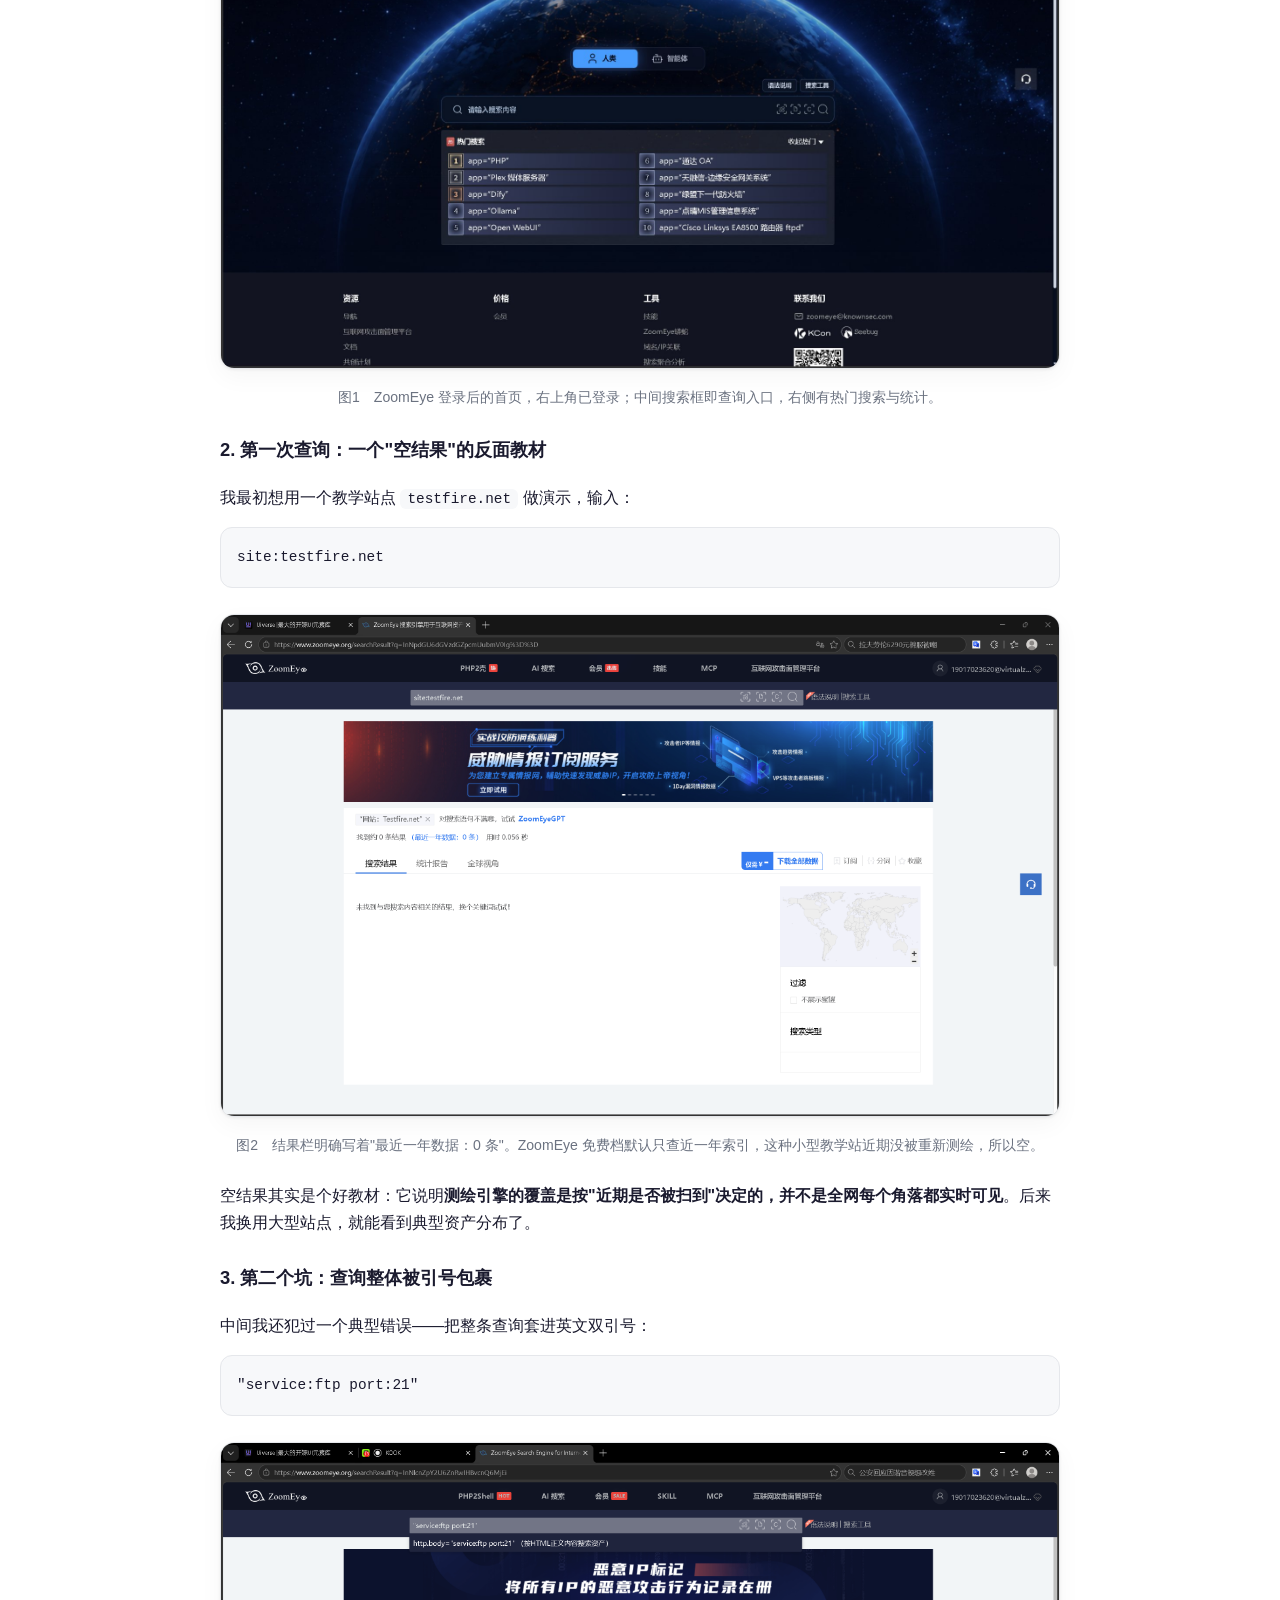
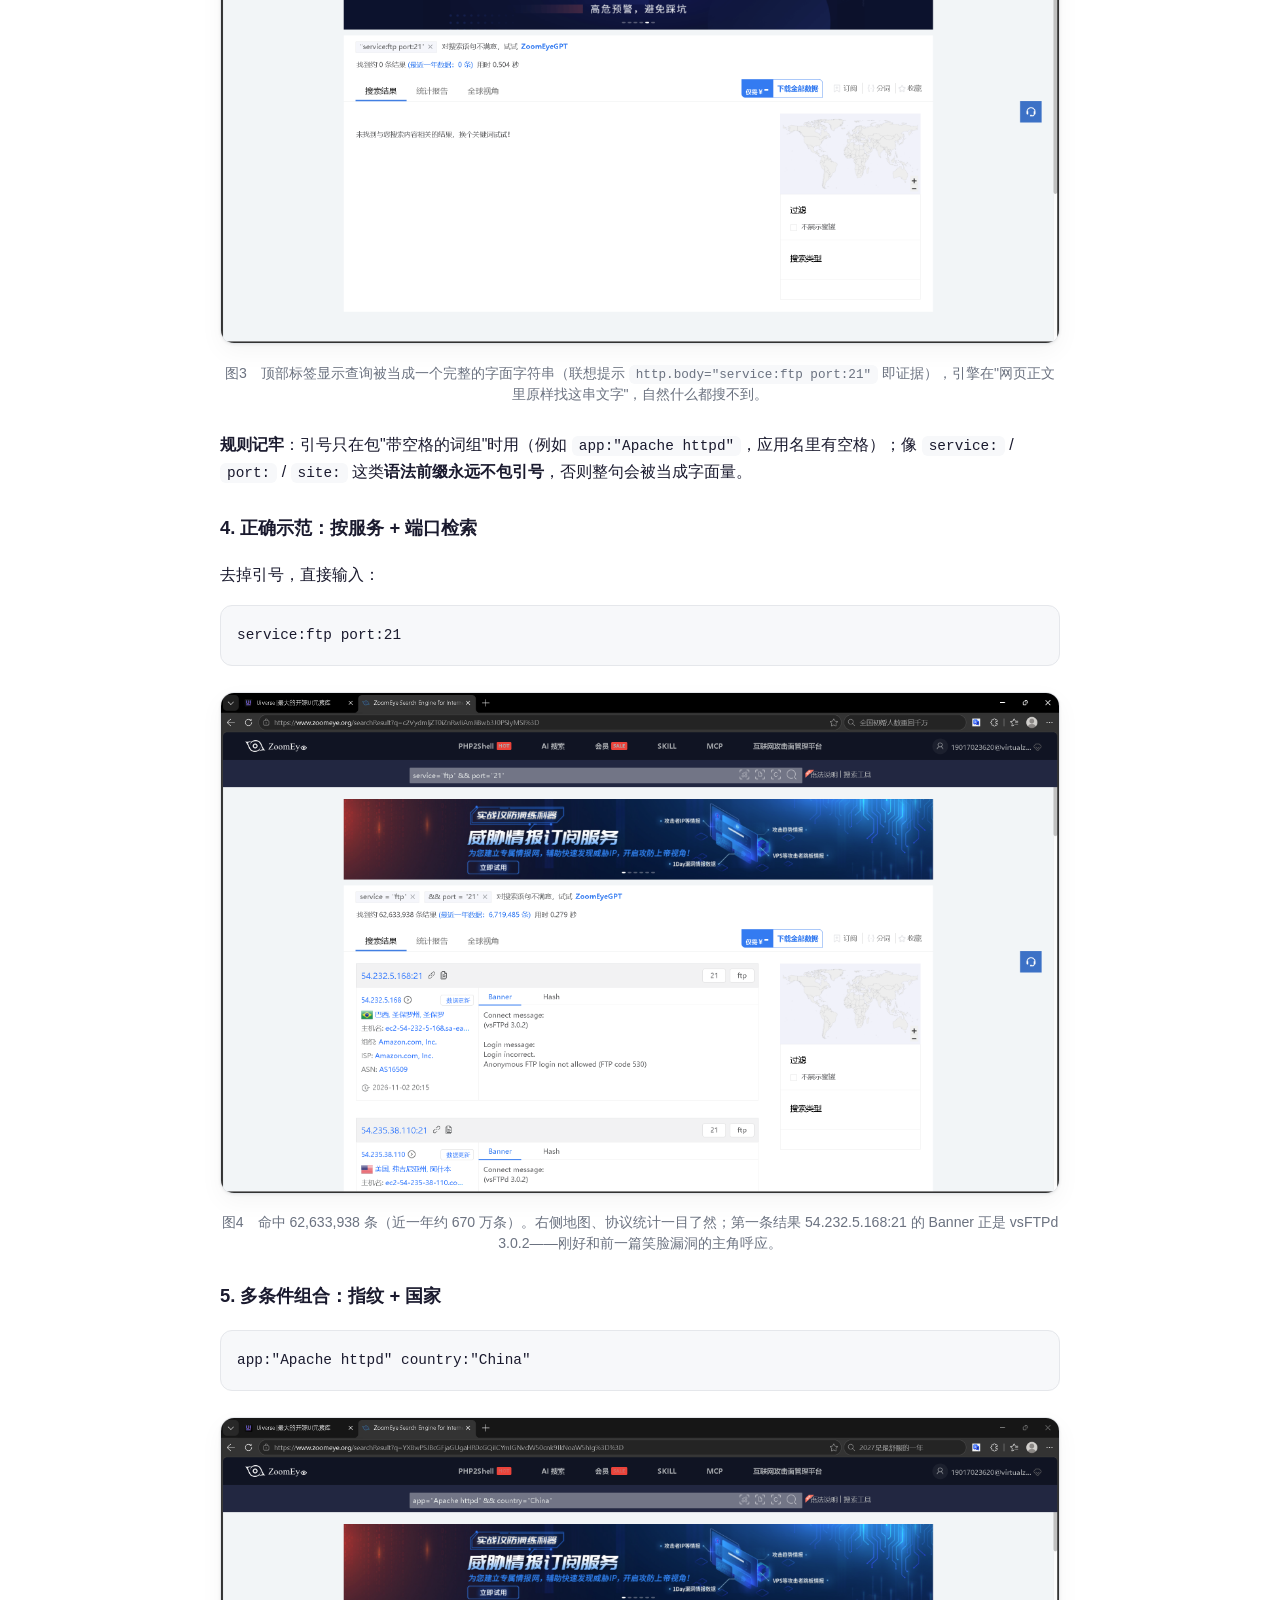
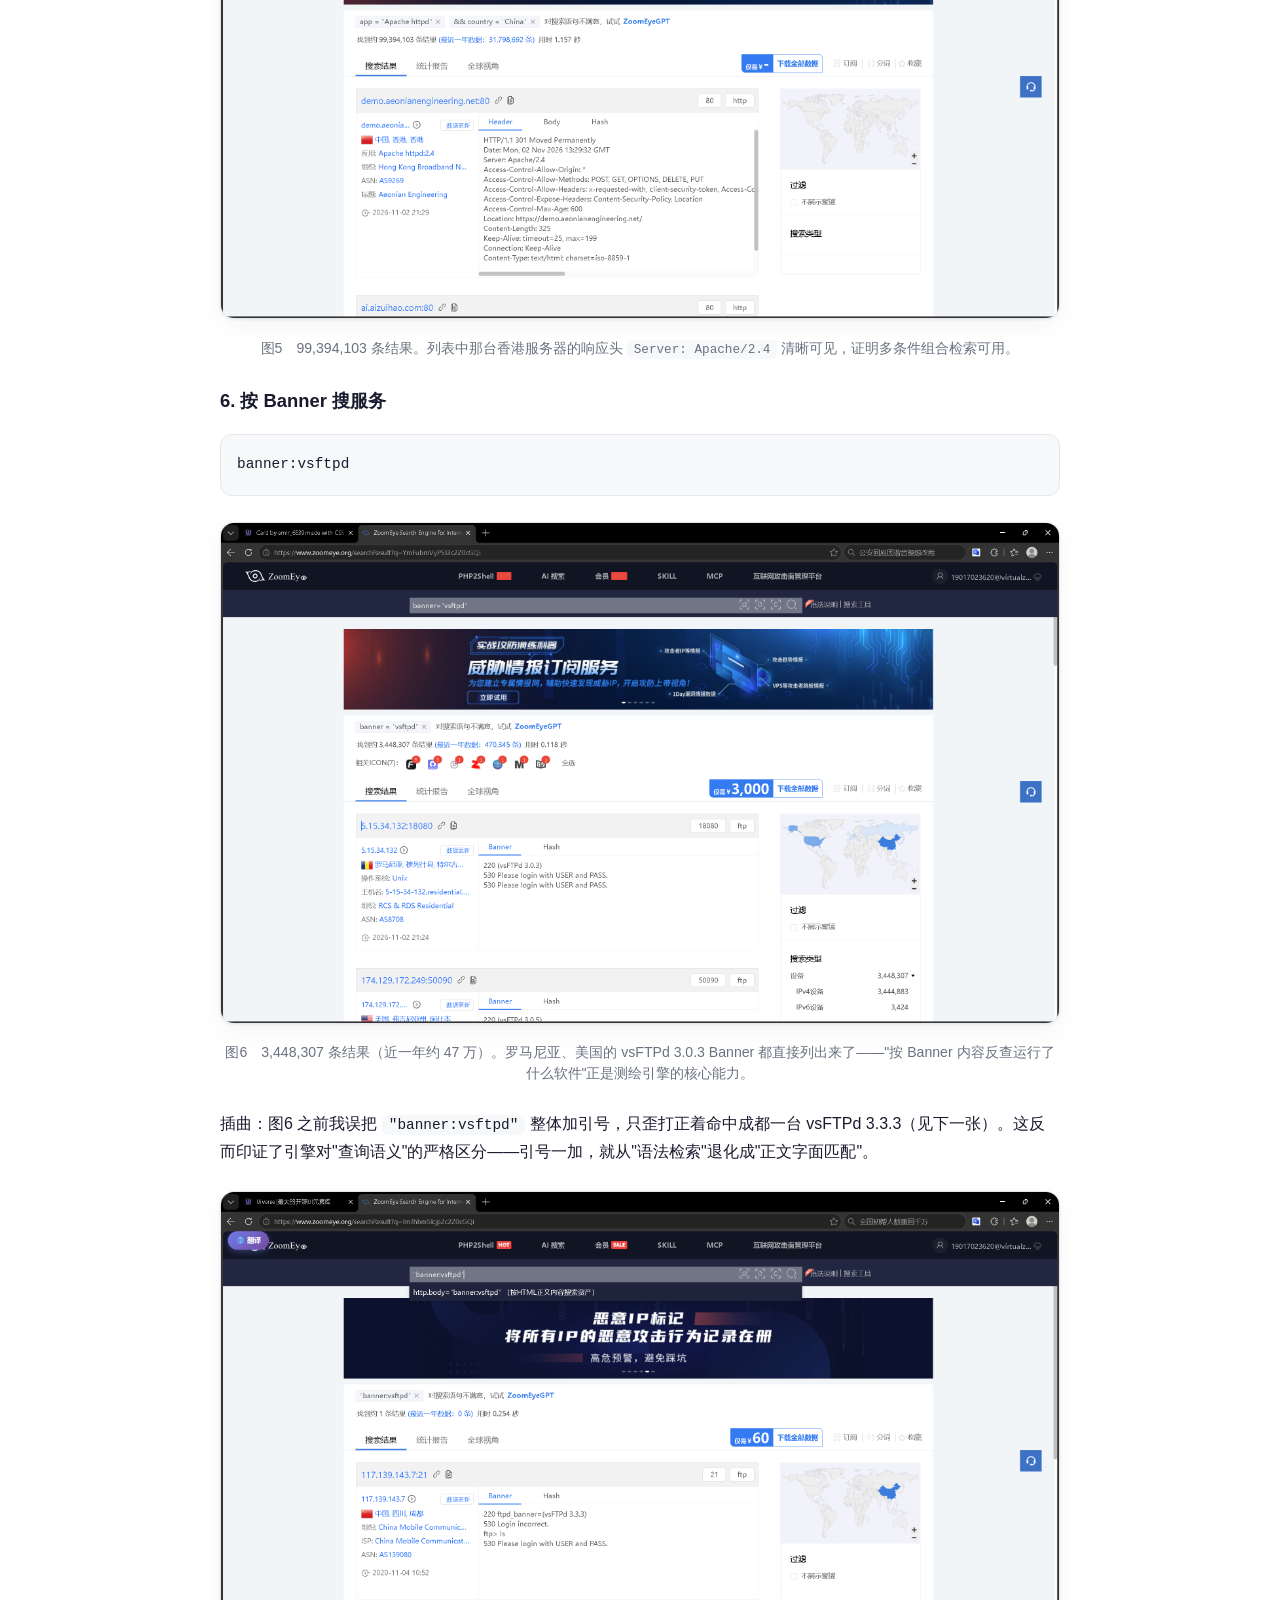
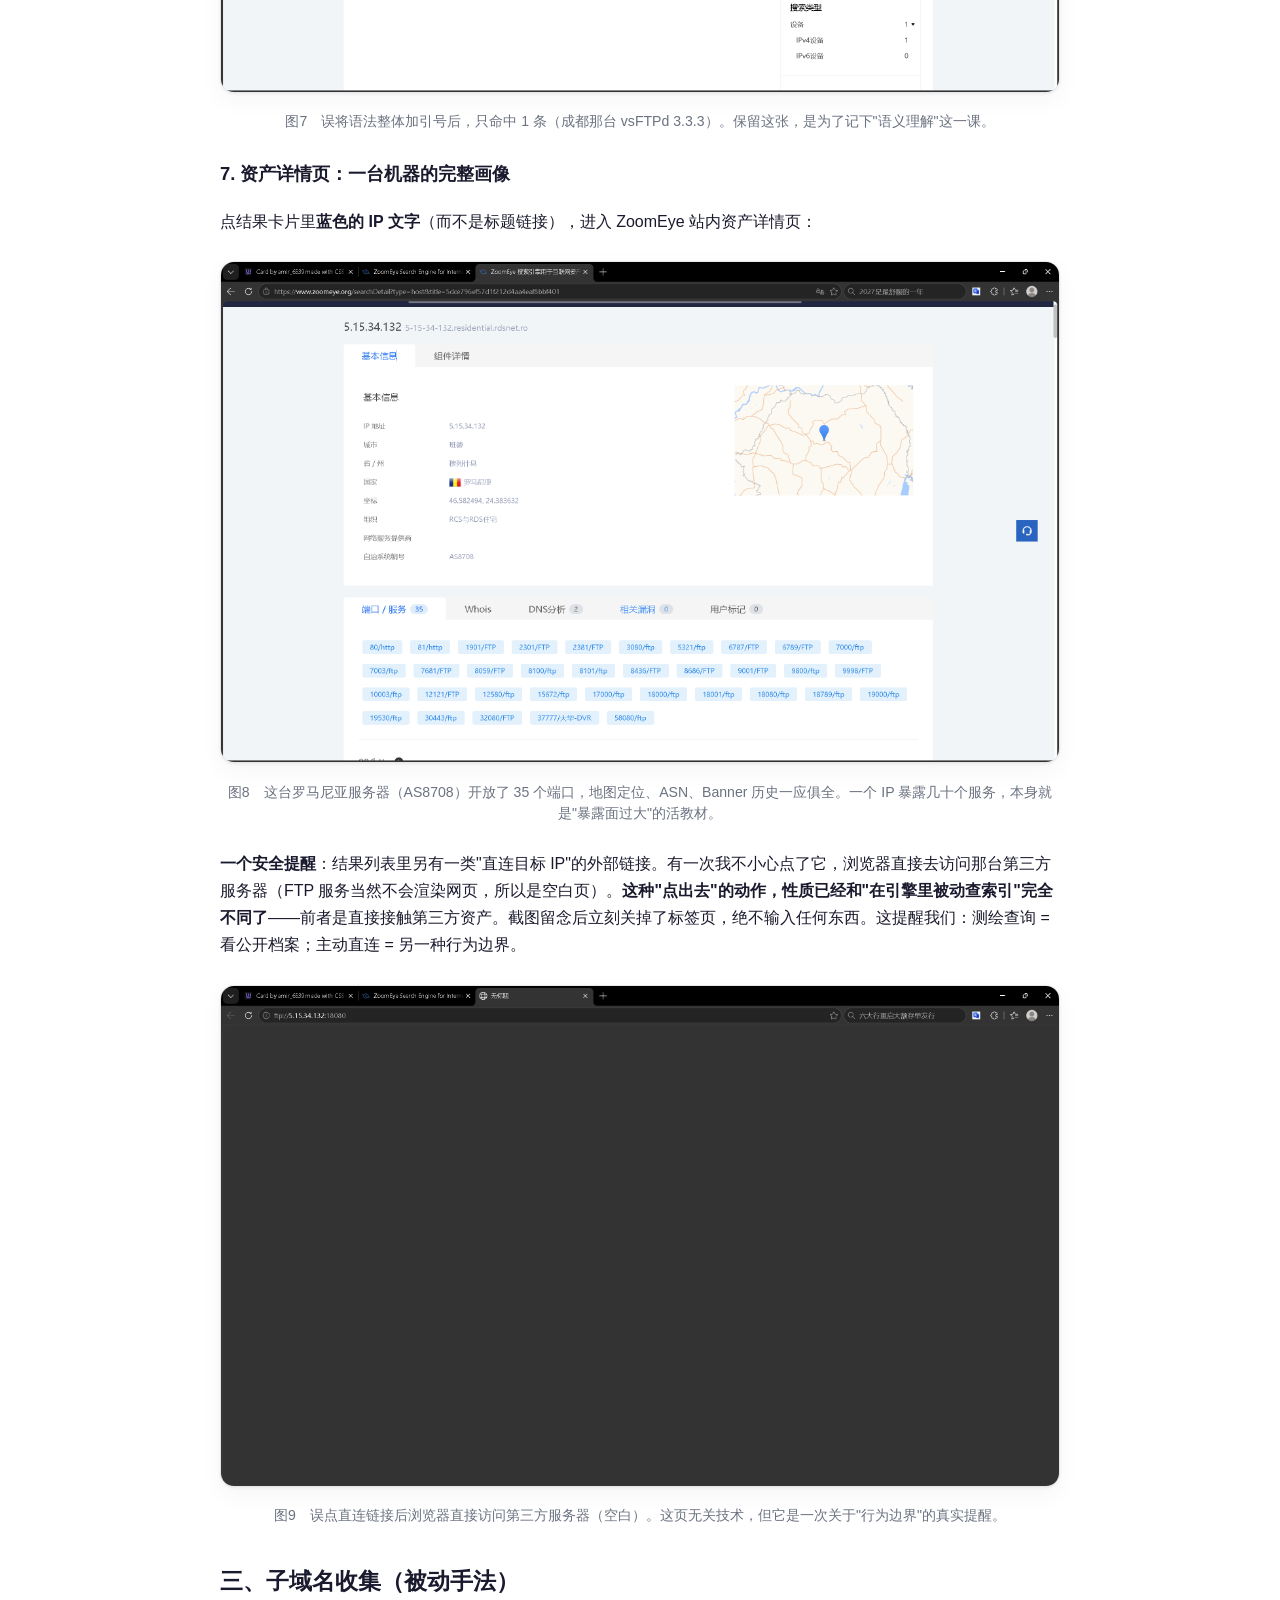
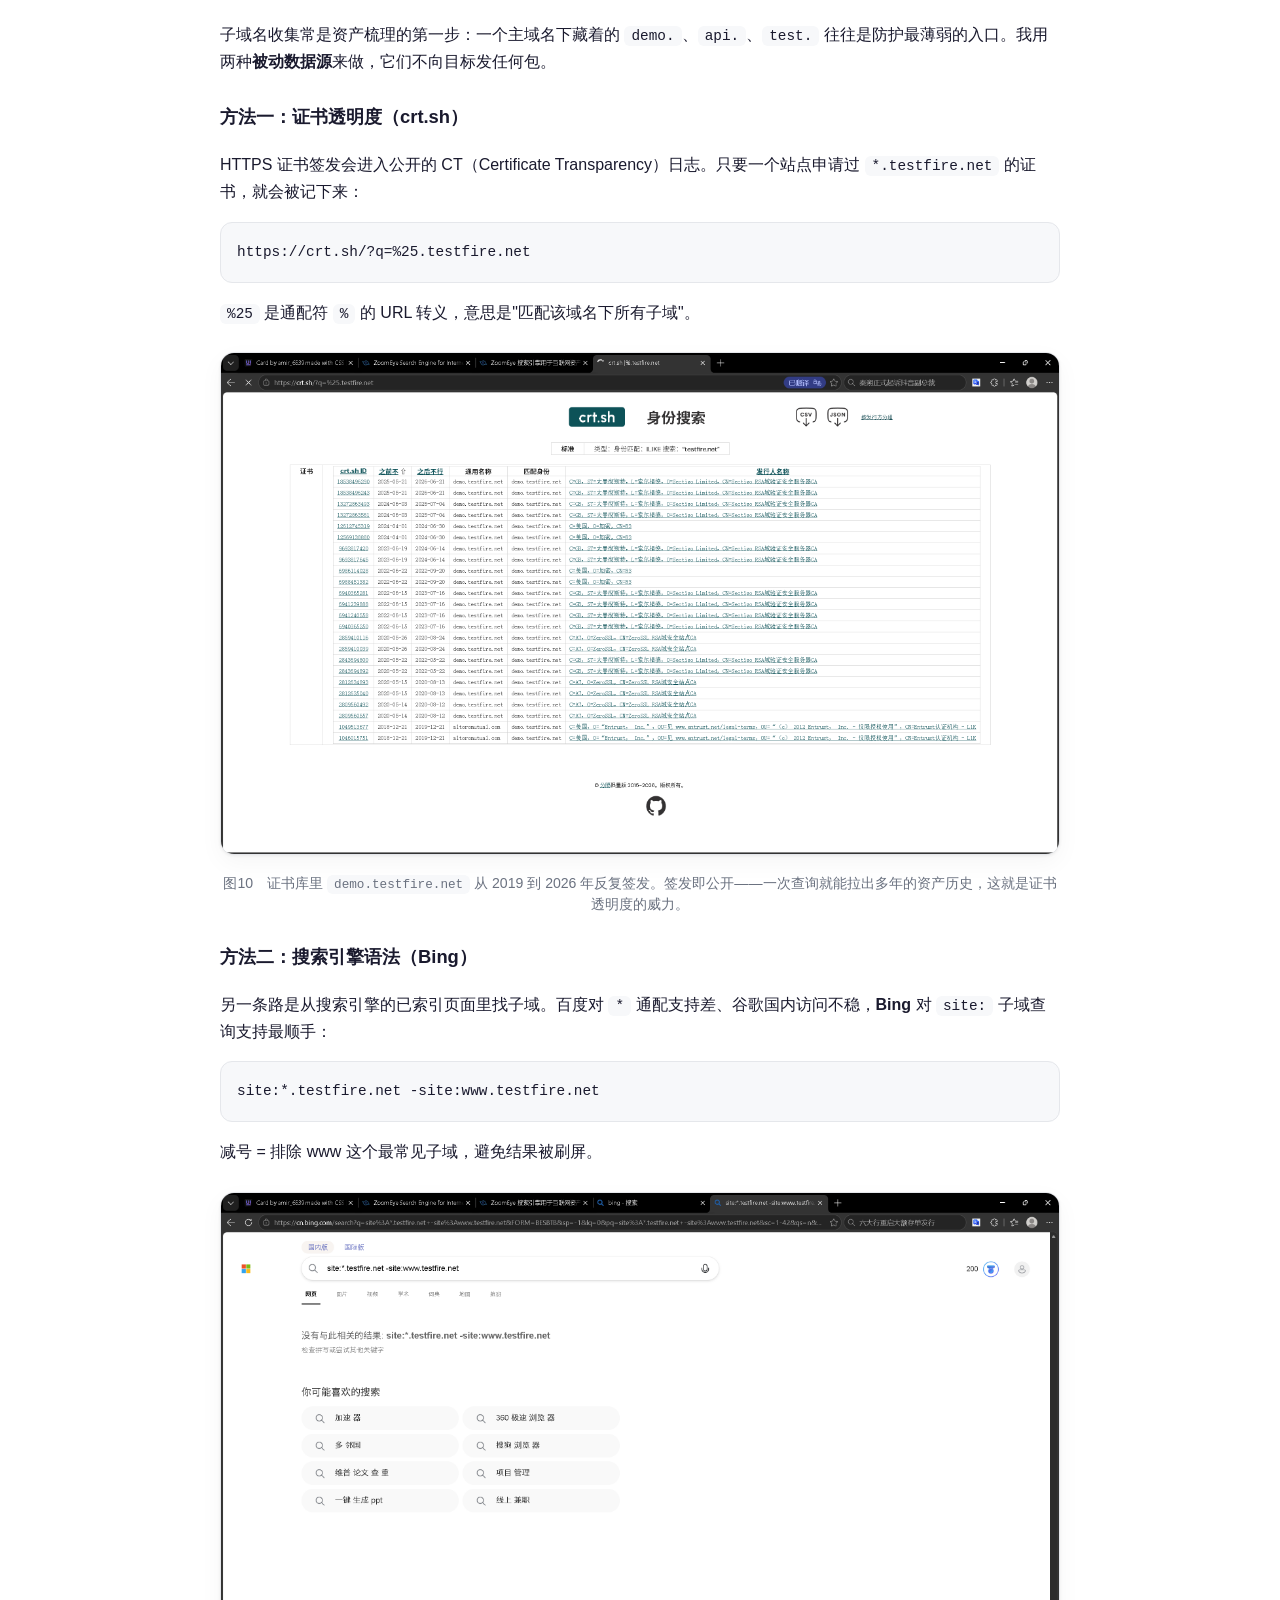
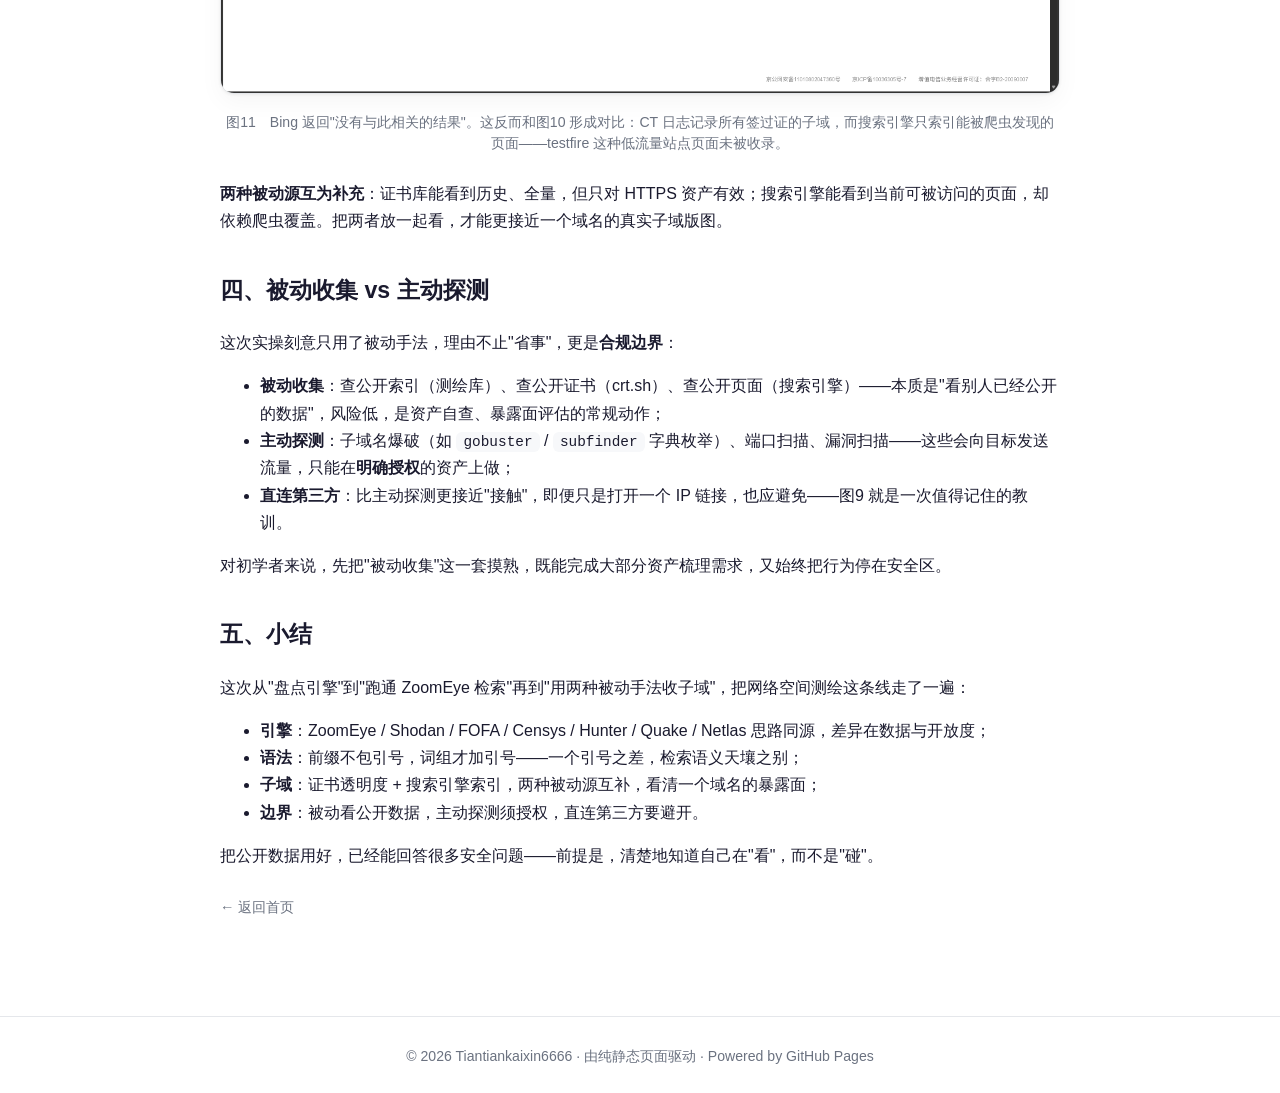
<file: posts/zoomeye-subdomain.html>
<!DOCTYPE html>
<html lang="zh-CN">
<head>
  <meta charset="UTF-8" />
  <meta name="viewport" content="width=device-width, initial-scale=1.0" />
  <title>ZoomEye 空间测绘与子域名收集实操 · Tiantiankaixin6666 的技术博客</title>
  <meta name="description" content="一篇动手记录：盘点类 ZoomEye 的网络空间测绘引擎，用 ZoomEye 真实跑通多条件检索并截图，再用证书透明度和搜索引擎两种被动手法收集子域名，最后聊聊被动收集与主动探测的边界。" />
  <link rel="stylesheet" href="../assets/css/style.css" />
</head>
<body>
  <header class="site-header">
    <nav class="nav">
      <a class="brand" href="../index.html">Tiantiankaixin6666</a>
      <div class="nav-links">
        <a href="../index.html">首页</a>
        <a href="../about.html">关于</a>
        <button class="theme-btn" id="theme-toggle" aria-label="切换主题">🌙</button>
      </div>
    </nav>
  </header>

  <main class="container">
    <article class="post-header">
      <h1>ZoomEye 空间测绘与子域名收集实操</h1>
      <div class="meta" style="color:var(--muted);font-size:.88rem;margin-bottom:8px;">2026-11-02 · 网络安全 / 网络空间测绘 / 子域名收集 / 原创</div>
    </article>

    <article class="post-body">
      <p>网络空间测绘（Cyber Spatial Mapping）这两年越听越多了——它干的事很像"给全互联网做一次人口普查"：自动扫描 IPv4 全量的端口和服务，把每个 IP 开放了什么、跑的是什么版本、Banner 写了什么，全部存进数据库，再给你一个搜索引擎式的界面去查。这篇记录我自己动手用 <strong>ZoomEye</strong> 跑通检索、并把子域名收集实践了一遍的完整过程，顺便把市面上同类引擎梳理清楚。</p>
      <blockquote><strong>声明</strong>：本文全部查询均为<strong>被动查看公开索引</strong>，未向任何第三方目标发送探测流量。网络空间测绘的公开数据是安全研究的利器，但请只在授权范围内使用，对未授权目标发起主动扫描属于违规行为。</blockquote>

      <h2>一、类 ZoomEye 引擎盘点</h2>
      <p>先横向看一眼这个赛道。下面几个产品思路一致——扫全网、建指纹库、提供检索——但数据来源、覆盖重心、开放程度各有侧重：</p>
      <table class="data-table">
        <thead><tr><th>引擎</th><th>背景</th><th>检索语法特点</th><th>免费额度</th></tr></thead>
        <tbody>
          <tr><td><strong>ZoomEye</strong></td><td>国内知道创宇</td><td><code>app:</code> / <code>service:</code> / <code>port:</code> / <code>country:</code> / <code>banner:</code> / <code>site:</code>，支持 Web 与主机两种视图</td><td>有限次/天</td></tr>
          <tr><td><strong>Shodan</strong></td><td>美国，最早成名</td><td><code>port:</code> / <code>country:</code> / <code>product:</code> / <code>os:</code>，物联网设备指纹极强</td><td>有限条/月</td></tr>
          <tr><td><strong>FOFA</strong></td><td>国内华顺信安</td><td><code>app="X"</code> / <code>host="X"</code> / <code>title="X"</code>，国内资产覆盖最全</td><td>有限条/月</td></tr>
          <tr><td><strong>Censys</strong></td><td>美国，学术出身</td><td>基于证书和协议层扫描，<code>services.service_name=</code> 等结构化语法</td><td>有限次/月</td></tr>
          <tr><td><strong>奇安信 Hunter</strong></td><td>国内奇安信</td><td><code>domain=</code> / <code>ip=</code> / <code>service=</code>，偏威胁情报视角</td><td>有限积分</td></tr>
          <tr><td><strong>360 Quake</strong></td><td>国内 360</td><td><code>app:"X"</code> / <code>port:</code>，国内节点扫描密度高</td><td>有限次/月</td></tr>
          <tr><td><strong>Netlas</strong></td><td>海外开源向</td><td><code>service.name=</code> / <code>response.banner=</code>，免费档较友好</td><td>较宽松</td></tr>
        </tbody>
      </table>
      <p>它们的价值不在于"扫"，而在于<strong>把别人扫好的结果存成了可检索的库</strong>。安全研究员做资产梳理、暴露面盘点、漏洞影响面评估时，第一反应往往是先去这些库里查一查，而不是自己去扫。</p>

      <h2>二、ZoomEye 实操</h2>
      <p>ZoomEye 有两种搜索视图：<strong>Web 资产</strong>（网站/域名）和<strong>主机资产</strong>（IP/端口/服务）。下面都是我在主机视图里做的。</p>

      <h3>1. 登录首页</h3>
      <figure class="post-figure">
        <img src="../assets/img/ze_home.jpg" alt="ZoomEye 登录后的首页" />
        <figcaption>图1　ZoomEye 登录后的首页，右上角已登录；中间搜索框即查询入口，右侧有热门搜索与统计。</figcaption>
      </figure>

      <h3>2. 第一次查询：一个"空结果"的反面教材</h3>
      <p>我最初想用一个教学站点 <code>testfire.net</code> 做演示，输入：</p>
      <pre><code>site:testfire.net</code></pre>

      <figure class="post-figure">
        <img src="../assets/img/ze_site_testfire_0.png" alt="site:testfire.net 返回 0 条结果" />
        <figcaption>图2　结果栏明确写着"最近一年数据：0 条"。ZoomEye 免费档默认只查近一年索引，这种小型教学站近期没被重新测绘，所以空。</figcaption>
      </figure>

      <p>空结果其实是个好教材：它说明<strong>测绘引擎的覆盖是按"近期是否被扫到"决定的，并不是全网每个角落都实时可见</strong>。后来我换用大型站点，就能看到典型资产分布了。</p>

      <h3>3. 第二个坑：查询整体被引号包裹</h3>
      <p>中间我还犯过一个典型错误——把整条查询套进英文双引号：</p>
      <pre><code>"service:ftp port:21"</code></pre>

      <figure class="post-figure">
        <img src="../assets/img/ze_quote_0.png" alt="整条查询被引号包裹导致 0 结果" />
        <figcaption>图3　顶部标签显示查询被当成一个完整的字面字符串（联想提示 <code>http.body="service:ftp port:21"</code> 即证据），引擎在"网页正文里原样找这串文字"，自然什么都搜不到。</figcaption>
      </figure>

      <p><strong>规则记牢</strong>：引号只在包"带空格的词组"时用（例如 <code>app:"Apache httpd"</code>，应用名里有空格）；像 <code>service:</code> / <code>port:</code> / <code>site:</code> 这类<strong>语法前缀永远不包引号</strong>，否则整句会被当成字面量。</p>

      <h3>4. 正确示范：按服务 + 端口检索</h3>
      <p>去掉引号，直接输入：</p>
      <pre><code>service:ftp port:21</code></pre>

      <figure class="post-figure">
        <img src="../assets/img/ze_ftp_result.png" alt="service:ftp port:21 命中 6263 万条结果" />
        <figcaption>图4　命中 62,633,938 条（近一年约 670 万条）。右侧地图、协议统计一目了然；第一条结果 54.232.5.168:21 的 Banner 正是 vsFTPd 3.0.2——刚好和前一篇笑脸漏洞的主角呼应。</figcaption>
      </figure>

      <h3>5. 多条件组合：指纹 + 国家</h3>
      <pre><code>app:"Apache httpd" country:"China"</code></pre>

      <figure class="post-figure">
        <img src="../assets/img/ze_apache_china.png" alt="app Apache httpd 且位于中国的检索结果" />
        <figcaption>图5　99,394,103 条结果。列表中那台香港服务器的响应头 <code>Server: Apache/2.4</code> 清晰可见，证明多条件组合检索可用。</figcaption>
      </figure>

      <h3>6. 按 Banner 搜服务</h3>
      <pre><code>banner:vsftpd</code></pre>

      <figure class="post-figure">
        <img src="../assets/img/ze_banner_vsftpd.png" alt="banner:vsftpd 命中 344 万条" />
        <figcaption>图6　3,448,307 条结果（近一年约 47 万）。罗马尼亚、美国的 vsFTPd 3.0.3 Banner 都直接列出来了——"按 Banner 内容反查运行了什么软件"正是测绘引擎的核心能力。</figcaption>
      </figure>

      <p class="note">插曲：图6 之前我误把 <code>"banner:vsftpd"</code> 整体加引号，只歪打正着命中成都一台 vsFTPd 3.3.3（见下一张）。这反而印证了引擎对"查询语义"的严格区分——引号一加，就从"语法检索"退化成"正文字面匹配"。</p>

      <figure class="post-figure">
        <img src="../assets/img/ze_banner_quote.png" alt="引号误用只命中 1 条的截图" />
        <figcaption>图7　误将语法整体加引号后，只命中 1 条（成都那台 vsFTPd 3.3.3）。保留这张，是为了记下"语义理解"这一课。</figcaption>
      </figure>

      <h3>7. 资产详情页：一台机器的完整画像</h3>
      <p>点结果卡片里<strong>蓝色的 IP 文字</strong>（而不是标题链接），进入 ZoomEye 站内资产详情页：</p>

      <figure class="post-figure">
        <img src="../assets/img/ze_detail.png" alt="ZoomEye 单 IP 资产详情页" />
        <figcaption>图8　这台罗马尼亚服务器（AS8708）开放了 35 个端口，地图定位、ASN、Banner 历史一应俱全。一个 IP 暴露几十个服务，本身就是"暴露面过大"的活教材。</figcaption>
      </figure>

      <p><strong>一个安全提醒</strong>：结果列表里另有一类"直连目标 IP"的外部链接。有一次我不小心点了它，浏览器直接去访问那台第三方服务器（FTP 服务当然不会渲染网页，所以是空白页）。<strong>这种"点出去"的动作，性质已经和"在引擎里被动查索引"完全不同了</strong>——前者是直接接触第三方资产。截图留念后立刻关掉了标签页，绝不输入任何东西。这提醒我们：测绘查询 = 看公开档案；主动直连 = 另一种行为边界。</p>

      <figure class="post-figure">
        <img src="../assets/img/ze_direct_ip.png" alt="误点直连 IP 链接导致空白页" />
        <figcaption>图9　误点直连链接后浏览器直接访问第三方服务器（空白）。这页无关技术，但它是一次关于"行为边界"的真实提醒。</figcaption>
      </figure>

      <h2>三、子域名收集（被动手法）</h2>
      <p>子域名收集常是资产梳理的第一步：一个主域名下藏着的 <code>demo.</code>、<code>api.</code>、<code>test.</code> 往往是防护最薄弱的入口。我用两种<strong>被动数据源</strong>来做，它们不向目标发任何包。</p>

      <h3>方法一：证书透明度（crt.sh）</h3>
      <p>HTTPS 证书签发会进入公开的 CT（Certificate Transparency）日志。只要一个站点申请过 <code>*.testfire.net</code> 的证书，就会被记下来：</p>
      <pre><code>https://crt.sh/?q=%25.testfire.net</code></pre>
      <p><code>%25</code> 是通配符 <code>%</code> 的 URL 转义，意思是"匹配该域名下所有子域"。</p>

      <figure class="post-figure">
        <img src="../assets/img/crtsh_testfire.png" alt="crt.sh 查询 testfire.net 子域证书记录" />
        <figcaption>图10　证书库里 <code>demo.testfire.net</code> 从 2019 到 2026 年反复签发。签发即公开——一次查询就能拉出多年的资产历史，这就是证书透明度的威力。</figcaption>
      </figure>

      <h3>方法二：搜索引擎语法（Bing）</h3>
      <p>另一条路是从搜索引擎的已索引页面里找子域。百度对 <code>*</code> 通配支持差、谷歌国内访问不稳，<strong>Bing</strong> 对 <code>site:</code> 子域查询支持最顺手：</p>
      <pre><code>site:*.testfire.net -site:www.testfire.net</code></pre>
      <p>减号 = 排除 www 这个最常见子域，避免结果被刷屏。</p>

      <figure class="post-figure">
        <img src="../assets/img/bing_testfire.png" alt="Bing 搜索 testfire.net 子域返回无结果" />
        <figcaption>图11　Bing 返回"没有与此相关的结果"。这反而和图10 形成对比：CT 日志记录所有签过证的子域，而搜索引擎只索引能被爬虫发现的页面——testfire 这种低流量站点页面未被收录。</figcaption>
      </figure>

      <p><strong>两种被动源互为补充</strong>：证书库能看到历史、全量，但只对 HTTPS 资产有效；搜索引擎能看到当前可被访问的页面，却依赖爬虫覆盖。把两者放一起看，才能更接近一个域名的真实子域版图。</p>

      <h2>四、被动收集 vs 主动探测</h2>
      <p>这次实操刻意只用了被动手法，理由不止"省事"，更是<strong>合规边界</strong>：</p>
      <ul>
        <li><strong>被动收集</strong>：查公开索引（测绘库）、查公开证书（crt.sh）、查公开页面（搜索引擎）——本质是"看别人已经公开的数据"，风险低，是资产自查、暴露面评估的常规动作；</li>
        <li><strong>主动探测</strong>：子域名爆破（如 <code>gobuster</code> / <code>subfinder</code> 字典枚举）、端口扫描、漏洞扫描——这些会向目标发送流量，只能在<strong>明确授权</strong>的资产上做；</li>
        <li><strong>直连第三方</strong>：比主动探测更接近"接触"，即便只是打开一个 IP 链接，也应避免——图9 就是一次值得记住的教训。</li>
      </ul>
      <p>对初学者来说，先把"被动收集"这一套摸熟，既能完成大部分资产梳理需求，又始终把行为停在安全区。</p>

      <h2>五、小结</h2>
      <p>这次从"盘点引擎"到"跑通 ZoomEye 检索"再到"用两种被动手法收子域"，把网络空间测绘这条线走了一遍：</p>
      <ul>
        <li><strong>引擎</strong>：ZoomEye / Shodan / FOFA / Censys / Hunter / Quake / Netlas 思路同源，差异在数据与开放度；</li>
        <li><strong>语法</strong>：前缀不包引号，词组才加引号——一个引号之差，检索语义天壤之别；</li>
        <li><strong>子域</strong>：证书透明度 + 搜索引擎索引，两种被动源互补，看清一个域名的暴露面；</li>
        <li><strong>边界</strong>：被动看公开数据，主动探测须授权，直连第三方要避开。</li>
      </ul>
      <p>把公开数据用好，已经能回答很多安全问题——前提是，清楚地知道自己在"看"，而不是"碰"。</p>

      <a class="back-link" href="../index.html">← 返回首页</a>
    </article>
  </main>

  <footer class="site-footer">
    <div class="container">
      © <span id="year">2026</span> Tiantiankaixin6666 · 由纯静态页面驱动 · Powered by GitHub Pages
    </div>
  </footer>

  <script src="../assets/js/main.js"></script>
</body>
</html>
</file>
<file: css/pixel.css>
/* =========================================================
   PIXELQUEST —— 像素风个人博客（全新重建）
   16-bit 配色 · Press Start 2P · 星空平铺 · 精灵图标
   全局动态星野 · 像素光标 · 启动加载 · 像素转场
   ========================================================= */

/* ---------- 设计变量 ---------- */
:root {
  --night: #1a1c2c;
  --dark: #0f1120;
  --cream: #fff4e0;

  --red: #e43b44;
  --blue: #3b5dc9;
  --gold: #f7b801;
  --green: #38b764;
  --purple: #5d275d;
  --orange: #ef7d57;
  --pink: #b13e53;
  --teal: #257179;

  /* 语义色（便于日夜切换） */
  --bg: var(--night);
  --fg: var(--cream);
  --panel: var(--dark);
  --edge: var(--cream);
  --muted: rgba(255, 244, 224, .72);
  --dot: rgba(255, 244, 224, .12);
  --shadowc: #000;

  --px: "Press Start 2P", "Silkscreen", ui-monospace, monospace;
  --cjk: "PingFang SC", "Hiragino Sans GB", "Microsoft YaHei", "Noto Sans SC", system-ui, sans-serif;

  --maxw: 1080px;
  --bw: 2px;                 /* 主边框 */
  --shadow: 4px 4px 0 var(--shadowc);
  --shadow-lg: 6px 6px 0 var(--shadowc);
}

[data-theme="day"] {
  --bg: #fff4e0;
  --fg: #1a1c2c;
  --panel: #ffe9c9;
  --edge: #1a1c2c;
  --muted: rgba(26, 28, 44, .72);
  --dot: rgba(26, 28, 44, .14);
  --shadowc: #1a1c2c;
}

/* ---------- 基础 ---------- */
*, *::before, *::after { box-sizing: border-box; }

html {
  -webkit-text-size-adjust: 100%;
  scroll-behavior: smooth;
  scrollbar-color: var(--gold) var(--dark);
}

body {
  margin: 0;
  min-height: 100vh;
  font-family: var(--cjk);
  font-size: 15px;
  line-height: 1.85;
  color: var(--fg);
  background-color: var(--bg);
  /* 平铺星点（全局缓慢漂移） */
  background-image:
    radial-gradient(var(--dot) 1.5px, transparent 2px),
    radial-gradient(var(--dot) 1.5px, transparent 2px);
  background-size: 46px 46px, 78px 78px;
  background-position: 0 0, 11px 11px;
  animation: skyDrift 70s linear infinite;
  overflow-x: hidden;
  transition: background-color .4s ease, color .4s ease;
}
@keyframes skyDrift {
  from { background-position: 0 0, 11px 11px; }
  to   { background-position: 46px 92px, 89px 167px; }
}

/* 全屏像素星野画布（JS 注入） */
#pxstars {
  position: fixed;
  inset: 0;
  z-index: 0;
  width: 100vw;
  height: 100vh;
  display: block;
  pointer-events: none;
  image-rendering: pixelated;
}

/* CRT 扫描线（全局微动效） */
body::after {
  content: "";
  position: fixed;
  inset: 0;
  z-index: 90;
  pointer-events: none;
  background: repeating-linear-gradient(
    180deg,
    rgba(0, 0, 0, .16) 0px,
    rgba(0, 0, 0, .16) 1px,
    transparent 1px,
    transparent 3px
  );
  opacity: .35;
  mix-blend-mode: overlay;
}

/* 内容层在星野之上 */
.site-header, .hero, .layout, .site-footer,
.design-notes-slot, .notfound, .article-wrap { position: relative; z-index: 1; }

img { display: block; max-width: 100%; height: auto; }
a { color: inherit; text-decoration: none; }
button { font: inherit; color: inherit; background: none; border: none; cursor: pointer; }
code { font-family: var(--px); font-size: .82em; color: var(--gold); }

::selection { background: var(--gold); color: var(--night); }

:focus-visible {
  outline: 2px solid var(--gold);
  outline-offset: 3px;
}

.sr-only {
  position: absolute; width: 1px; height: 1px;
  padding: 0; margin: -1px; overflow: hidden;
  clip: rect(0 0 0 0); white-space: nowrap; border: 0;
}

.skip-link {
  position: absolute; left: -999px; top: 8px; z-index: 500;
  background: var(--gold); color: var(--night);
  padding: 8px 14px; border: var(--bw) solid var(--night);
  box-shadow: var(--shadow);
  font-family: var(--px); font-size: 9px;
}
.skip-link:focus { left: 8px; }

/* ---------- 启动加载（像素进度 + 幕帘） ---------- */
#boot {
  position: fixed;
  inset: 0;
  z-index: 9000;
  display: grid;
  place-items: center;
  background: var(--night);
  background-image:
    radial-gradient(rgba(255, 244, 224, .10) 1.5px, transparent 2px),
    radial-gradient(rgba(255, 244, 224, .05) 1.5px, transparent 2px);
  background-size: 46px 46px, 78px 78px;
  transition: opacity .45s steps(6), visibility .45s;
}
#boot.done { opacity: 0; visibility: hidden; }
.boot-box { text-align: center; padding: 28px; }
.boot-title {
  font-family: var(--px);
  font-size: clamp(14px, 3.4vw, 26px);
  color: var(--gold);
  text-shadow: 4px 4px 0 var(--red);
  letter-spacing: .04em;
  animation: bootPulse 1s steps(2) infinite;
}
@keyframes bootPulse { 0%, 100% { opacity: 1; } 50% { opacity: .55; } }
.boot-sub {
  margin: 18px 0 22px;
  font-family: var(--px);
  font-size: 9px;
  color: var(--muted);
  letter-spacing: .08em;
}
.boot-track {
  width: min(320px, 70vw);
  height: 16px;
  margin: 0 auto;
  border: var(--bw) solid var(--cream);
  background: var(--dark);
  padding: 3px;
  box-shadow: var(--shadow);
}
.boot-bar {
  height: 100%;
  width: 0%;
  background: repeating-linear-gradient(90deg, var(--gold) 0 8px, var(--red) 8px 16px);
  transition: width .1s linear;
}
.boot-pct {
  margin-top: 14px;
  font-family: var(--px);
  font-size: 9px;
  color: var(--cream);
  letter-spacing: .1em;
}

/* 页面过渡幕帘（像素块） */
#wipe {
  position: fixed;
  inset: 0;
  z-index: 8500;
  pointer-events: none;
  background: var(--night);
  background-image:
    linear-gradient(90deg, transparent 49%, rgba(255, 244, 224, .06) 50%, transparent 51%),
    linear-gradient(180deg, transparent 49%, rgba(255, 244, 224, .06) 50%, transparent 51%);
  background-size: 16px 16px;
  transform: scaleY(0);
  transform-origin: top;
  transition: transform .38s steps(7);
}
#wipe.active { transform: scaleY(1); }
#wipe.out { transform-origin: bottom; transform: scaleY(0); }

/* ---------- 像素光标 ---------- */
#pxcursor {
  position: fixed;
  left: 0; top: 0;
  z-index: 9500;
  width: 16px; height: 16px;
  margin: -8px 0 0 -8px;
  pointer-events: none;
  opacity: 0;
  transition: opacity .2s ease, width .15s steps(2), height .15s steps(2), margin .15s steps(2);
  image-rendering: pixelated;
}
#pxcursor::before,
#pxcursor::after {
  content: "";
  position: absolute;
  background: var(--gold);
  box-shadow: 0 0 0 1px rgba(15, 17, 32, .9);
}
#pxcursor::before { left: 7px; top: 0; width: 2px; height: 16px; }
#pxcursor::after  { top: 7px; left: 0; height: 2px; width: 16px; }
#pxcursor.on { opacity: 1; }
#pxcursor.hover { width: 26px; height: 26px; margin: -13px 0 0 -13px; }
#pxcursor.hover::before { left: 12px; height: 26px; background: var(--red); }
#pxcursor.hover::after  { top: 12px; width: 26px; background: var(--red); }
html.px-cursor, html.px-cursor * { cursor: none !important; }
html.px-cursor input, html.px-cursor textarea, html.px-cursor select { cursor: auto !important; }

.px-trail {
  position: fixed;
  z-index: 9400;
  width: 4px; height: 4px;
  margin: -2px 0 0 -2px;
  background: var(--gold);
  pointer-events: none;
  opacity: .9;
  animation: trailFade .5s steps(5) forwards;
}
@keyframes trailFade {
  to { opacity: 0; transform: scale(.2); }
}

/* ---------- 顶部 HUD ---------- */
.site-header {
  position: sticky;
  top: 0;
  z-index: 200;
  background: color-mix(in srgb, var(--dark) 92%, transparent);
  border-bottom: 3px solid var(--dark);
  backdrop-filter: blur(2px);
}
[data-theme="day"] .site-header { background: color-mix(in srgb, var(--panel) 92%, transparent); }

.hud {
  max-width: var(--maxw);
  margin: 0 auto;
  display: flex;
  align-items: center;
  justify-content: space-between;
  gap: 12px;
  padding: 14px 18px 10px;
  flex-wrap: wrap;
}
.hud-item { display: flex; align-items: center; gap: 8px; }
.hud-label {
  font-family: var(--px);
  font-size: 9px;
  color: var(--gold);
  letter-spacing: .08em;
}
.hud-bar {
  display: inline-block;
  width: 68px; height: 8px;
  border: var(--bw) solid var(--cream);
  background: repeating-linear-gradient(90deg, #5dbb5d 0 8px, transparent 8px 10px);
  box-shadow: 2px 2px 0 var(--shadowc);
}
[data-theme="day"] .hud-bar { border-color: var(--edge); }
.hud-score {
  font-family: var(--px);
  font-size: 9px;
  color: var(--cream);
  background: var(--dark);
  border: var(--bw) solid var(--cream);
  padding: 4px 8px;
  letter-spacing: .06em;
  box-shadow: 2px 2px 0 var(--shadowc);
}
[data-theme="day"] .hud-score { color: var(--fg); background: var(--panel); border-color: var(--edge); }

.brand {
  font-family: var(--px);
  font-size: 13px;
  color: var(--cream);
  text-shadow: 3px 3px 0 var(--dark);
  letter-spacing: .02em;
  white-space: nowrap;
}
[data-theme="day"] .brand { color: var(--fg); text-shadow: 3px 3px 0 var(--panel); }
.brand .gold { color: var(--gold); }

.nav {
  max-width: var(--maxw);
  margin: 0 auto;
  display: flex;
  justify-content: center;
  align-items: center;
  gap: 16px;
  flex-wrap: wrap;
  padding: 10px 16px;
  border-top: 2px solid var(--dark);
}
.nav a, .nav button {
  font-family: var(--px);
  font-size: 9px;
  letter-spacing: .06em;
  color: var(--cream);
  padding: 7px 10px;
  border: var(--bw) solid transparent;
  transition: color .15s, border-color .15s, box-shadow .15s, transform .15s steps(2);
}
[data-theme="day"] .nav a, [data-theme="day"] .nav button { color: var(--fg); }
.nav a:hover, .nav button:hover {
  color: var(--gold);
  border-color: var(--gold);
  box-shadow: 3px 3px 0 var(--gold);
  transform: translate(-1px, -1px);
}
.nav a.active {
  color: var(--gold);
  border-color: var(--gold);
  background: color-mix(in srgb, var(--gold) 12%, transparent);
}

/* ---------- Hero ---------- */
.hero {
  text-align: center;
  padding: clamp(46px, 8vw, 88px) 20px clamp(28px, 5vw, 46px);
  overflow: hidden;
}
.hero-title {
  margin: 0;
  font-family: var(--px);
  font-size: clamp(20px, 5.2vw, 40px);
  line-height: 1.35;
  color: var(--gold);
  text-shadow: 4px 4px 0 var(--red);
  letter-spacing: .04em;
  will-change: transform;
}
.hero-sub {
  margin: 20px auto 0;
  max-width: 520px;
  font-size: 14px;
  line-height: 2;
  color: var(--muted);
}
.hero-sub .hl { color: var(--cream); border-bottom: 2px solid var(--gold); }
[data-theme="day"] .hero-sub .hl { color: var(--fg); }
.blink-text {
  margin-top: 24px;
  font-family: var(--px);
  font-size: 9px;
  color: var(--gold);
  letter-spacing: .1em;
  animation: blink 1.2s steps(2, start) infinite;
}
@keyframes blink { 0%, 100% { opacity: 1; } 50% { opacity: 0; } }

/* ---------- 布局 ---------- */
.layout {
  max-width: var(--maxw);
  margin: 0 auto;
  padding: 22px 18px 10px;
  display: grid;
  grid-template-columns: minmax(0, 1fr) 280px;
  gap: 26px;
  align-items: start;
}
.layout--single { grid-template-columns: minmax(0, 1fr); max-width: 860px; }

/* ---------- 统计 HUD ---------- */
.stats {
  display: grid;
  grid-template-columns: repeat(4, 1fr);
  gap: 12px;
  margin-bottom: 26px;
}
.stat {
  background: var(--panel);
  border: var(--bw) solid var(--edge);
  box-shadow: var(--shadow);
  padding: 16px 10px;
  text-align: center;
  transition: transform .14s steps(2), box-shadow .14s steps(2), border-color .14s;
}
.stat:hover { transform: translate(-2px, -2px); box-shadow: var(--shadow-lg); border-color: var(--gold); }
.stat .num {
  font-family: var(--px);
  font-size: 16px;
  color: var(--gold);
  text-shadow: 2px 2px 0 var(--shadowc);
  font-variant-numeric: tabular-nums;
}
.stat .label {
  margin-top: 8px;
  font-family: var(--px);
  font-size: 7px;
  letter-spacing: .06em;
  color: var(--muted);
}

/* ---------- 区块标题 ---------- */
.section-title {
  display: flex;
  align-items: center;
  gap: 10px;
  margin: 8px 0 16px;
  font-family: var(--px);
  font-size: clamp(11px, 2.2vw, 14px);
  color: var(--cream);
  letter-spacing: .04em;
}
[data-theme="day"] .section-title { color: var(--fg); }
.section-title::after {
  content: "";
  flex: 1;
  height: 4px;
  background: repeating-linear-gradient(90deg, var(--gold) 0 6px, transparent 6px 12px);
  opacity: .6;
}

/* ---------- 标签胶囊（对齐参考图） ---------- */
.tagbar {
  display: flex;
  flex-wrap: wrap;
  gap: 10px;
  margin: 0 0 20px;
}
.chip {
  font-family: var(--cjk);
  font-size: 13px;
  font-weight: 700;
  color: var(--night);
  background: var(--cream);
  border: var(--bw) solid var(--night);
  border-radius: 999px;
  padding: 6px 16px;
  box-shadow: 3px 3px 0 var(--gold);
  transition: transform .12s steps(2), box-shadow .12s steps(2), background .12s, color .12s;
  white-space: nowrap;
}
.chip .cnt { font-family: var(--px); font-size: 8px; margin-left: 6px; opacity: .7; }
.chip:hover { transform: translate(-2px, -2px); box-shadow: 5px 5px 0 var(--gold); }
.chip.active {
  color: var(--night);
  background: var(--gold);
  box-shadow: 3px 3px 0 var(--red);
}
[data-theme="day"] .chip { color: #fff4e0; background: var(--night); border-color: var(--night); }

/* ---------- 工具条：搜索 / 排序 ---------- */
.toolbar {
  display: flex;
  flex-wrap: wrap;
  gap: 10px;
  align-items: center;
  margin-bottom: 18px;
}
.search {
  position: relative;
  flex: 1 1 240px;
  min-width: 180px;
}
.search input {
  width: 100%;
  font-family: var(--cjk);
  font-size: 14px;
  color: var(--fg);
  background: var(--panel);
  border: var(--bw) solid var(--edge);
  border-radius: 0;
  padding: 10px 96px 10px 36px;
  box-shadow: inset 2px 2px 0 rgba(0, 0, 0, .25);
  transition: border-color .15s, box-shadow .15s;
}
.search input::placeholder { color: var(--muted); }
.search input:focus {
  outline: none;
  border-color: var(--gold);
  box-shadow: 3px 3px 0 var(--gold);
}
.search .ico {
  position: absolute; left: 11px; top: 50%; transform: translateY(-50%);
  font-family: var(--px); font-size: 10px; color: var(--gold); pointer-events: none;
}
.search .kbd {
  position: absolute; right: 44px; top: 50%; transform: translateY(-50%);
  font-family: var(--px); font-size: 8px; color: var(--muted);
  border: 1px solid var(--edge); padding: 2px 5px; pointer-events: none;
}
.search .clear {
  position: absolute; right: 8px; top: 50%; transform: translateY(-50%);
  width: 26px; height: 26px; display: none; place-items: center;
  font-family: var(--px); font-size: 9px;
  color: var(--night); background: var(--gold); border: var(--bw) solid var(--night);
}
.search.has-value .clear { display: grid; }
.search.has-value .kbd { display: none; }

.select-wrap { position: relative; }
.select-wrap select {
  appearance: none; -webkit-appearance: none;
  font-family: var(--px);
  font-size: 9px;
  letter-spacing: .04em;
  color: var(--fg);
  background: var(--panel);
  border: var(--bw) solid var(--edge);
  padding: 11px 34px 11px 14px;
  box-shadow: var(--shadow);
  cursor: pointer;
}
.select-wrap::after {
  content: "▾"; position: absolute; right: 12px; top: 50%;
  transform: translateY(-50%); pointer-events: none; color: var(--gold); font-size: 12px;
}
.select-wrap select:focus { outline: none; border-color: var(--gold); }
.select-wrap option { background: var(--dark); color: var(--cream); }

.result-count {
  margin: 4px 0 16px;
  font-family: var(--px);
  font-size: 8px;
  letter-spacing: .05em;
  color: var(--muted);
}
.result-count b { color: var(--gold); }

/* ---------- 文章卡片网格 ---------- */
.grid {
  display: grid;
  grid-template-columns: 1fr 1fr;
  gap: 16px;
}
.tile {
  position: relative;
  display: flex;
  flex-direction: column;
  gap: 10px;
  padding: 18px;
  background: var(--panel);
  border: var(--bw) solid var(--edge);
  box-shadow: var(--shadow);
  transform: translateY(var(--lift, 0px)) rotateX(var(--rx, 0deg)) rotateY(var(--ry, 0deg));
  transition: transform .14s steps(2), box-shadow .14s steps(2), border-color .14s;
  overflow: hidden;
  will-change: transform;
}
.tile::before {
  content: "";
  position: absolute;
  inset: 0;
  z-index: 0;
  pointer-events: none;
  background: radial-gradient(220px circle at var(--mx, 50%) var(--my, 50%),
    rgba(247, 184, 1, .20), transparent 62%);
  opacity: 0;
  transition: opacity .2s;
}
.tile:hover::before { opacity: 1; }
.tile > * { position: relative; z-index: 1; }
.tile:hover {
  --lift: -3px;
  border-color: var(--gold);
  box-shadow: var(--shadow-lg);
}
.tile--red    { border-top: 6px solid var(--red); }
.tile--blue   { border-top: 6px solid var(--blue); }
.tile--gold   { border-top: 6px solid var(--gold); }
.tile--green  { border-top: 6px solid var(--green); }
.tile--purple { border-top: 6px solid var(--purple); }
.tile--orange { border-top: 6px solid var(--orange); }

.sprite {
  font-size: 26px;
  line-height: 1;
  color: var(--gold);
  text-shadow: 2px 2px 0 var(--shadowc);
  display: inline-block;
  transition: transform .2s steps(3);
}
.sprite[data-a]::before { content: attr(data-a); }
.sprite[data-b]::after { content: attr(data-b); display: none; }
.tile:hover .sprite[data-b]::before,
.panel:hover .sprite[data-b]::before { display: none; }
.tile:hover .sprite[data-b]::after,
.panel:hover .sprite[data-b]::after { display: inline; }
.tile:hover .sprite { transform: translateY(-2px) scale(1.1); }

.tile-kicker {
  font-family: var(--px);
  font-size: 7px;
  letter-spacing: .06em;
  color: var(--blue);
}
.tile-title {
  margin: 0;
  font-family: var(--cjk);
  font-weight: 800;
  font-size: 16px;
  line-height: 1.6;
  color: var(--fg);
  text-shadow: 2px 2px 0 rgba(0, 0, 0, .35);
}
[data-theme="day"] .tile-title { text-shadow: none; }
.tile-text {
  margin: 0;
  flex: 1;
  font-size: 13px;
  line-height: 1.8;
  color: var(--muted);
  display: -webkit-box;
  -webkit-line-clamp: 4;
  -webkit-box-orient: vertical;
  overflow: hidden;
}
.tile-meta {
  display: flex;
  flex-wrap: wrap;
  gap: 10px;
  font-family: var(--px);
  font-size: 7px;
  color: var(--muted);
  letter-spacing: .03em;
}
.tile-tags { display: flex; flex-wrap: wrap; gap: 6px; }
.tile-tags .tg {
  font-size: 11px;
  font-weight: 700;
  color: var(--gold);
  border: 1px solid var(--gold);
  padding: 1px 7px;
}
.tile-link {
  font-family: var(--px);
  font-size: 9px;
  letter-spacing: .06em;
  color: var(--gold);
  width: fit-content;
  border-bottom: 2px solid transparent;
  transition: border-color .15s;
}
.tile:hover .tile-link { border-bottom-color: var(--gold); }
.tile mark { background: var(--gold); color: var(--night); padding: 0 2px; }

.empty {
  grid-column: 1 / -1;
  text-align: center;
  padding: 48px 20px;
  border: var(--bw) dashed var(--edge);
  background: var(--panel);
  color: var(--muted);
}
.empty strong { display: block; margin-bottom: 10px; font-family: var(--px); font-size: 10px; color: var(--gold); }
.empty .btn { margin-top: 18px; }

/* ---------- 侧栏 ---------- */
.sidebar { display: flex; flex-direction: column; gap: 16px; }
.panel {
  position: relative;
  background: var(--panel);
  border: var(--bw) solid var(--edge);
  box-shadow: var(--shadow);
  padding: 16px;
  transition: border-color .15s, box-shadow .15s, transform .15s steps(2);
}
.panel:hover { border-color: var(--gold); box-shadow: var(--shadow-lg); transform: translate(-1px, -1px); }
.panel-title {
  margin: 0 0 12px;
  font-family: var(--px);
  font-size: 9px;
  letter-spacing: .05em;
  color: var(--gold);
}
.panel p { margin: 0 0 8px; font-size: 13px; line-height: 1.9; color: var(--muted); }
.panel p:last-child { margin-bottom: 0; }
.inv-list { list-style: none; margin: 0; padding: 0; display: flex; flex-direction: column; gap: 10px; }
.inv-list li {
  display: flex; align-items: center; gap: 9px;
  font-size: 12px; letter-spacing: .02em;
  cursor: pointer;
  transition: color .15s, transform .15s steps(2);
}
.inv-list li:hover { color: var(--gold); transform: translateX(2px); }
.inv-list b { margin-left: auto; color: var(--gold); font-family: var(--px); font-size: 8px; }
.sprite.inv { font-size: 15px; }
.cat-list { list-style: none; margin: 0; padding: 0; }
.cat-list button {
  width: 100%;
  display: flex; align-items: center; justify-content: space-between;
  padding: 8px 0;
  border-bottom: 1px dashed rgba(255, 244, 224, .25);
  font-size: 12px;
  text-align: left;
  transition: color .15s, padding-left .15s;
}
[data-theme="day"] .cat-list button { border-bottom-color: rgba(26, 28, 44, .2); }
.cat-list button:hover { color: var(--gold); padding-left: 4px; }
.cat-list span { font-family: var(--px); font-size: 8px; color: var(--muted); }
.player-line { line-height: 2.1; font-size: 12px; }

/* 侧栏搜索框更紧凑 */
.sidebar .search input { font-size: 13px; padding: 9px 40px 9px 32px; }
.sidebar .search .ico { left: 9px; }

.btn {
  display: inline-flex; align-items: center; gap: 8px;
  font-family: var(--px); font-size: 9px; letter-spacing: .05em;
  color: var(--night); background: var(--gold);
  border: var(--bw) solid var(--night);
  padding: 10px 16px;
  box-shadow: 4px 4px 0 var(--red);
  transition: transform .12s steps(2), box-shadow .12s steps(2);
}
.btn:hover { transform: translate(-2px, -2px); box-shadow: 6px 6px 0 var(--red); }
.btn--ghost {
  color: var(--gold); background: transparent; border-color: var(--gold);
  box-shadow: 4px 4px 0 var(--shadowc);
}
.btn--ghost:hover { box-shadow: 6px 6px 0 var(--shadowc); }

.panel--back {
  display: block;
  text-align: center;
  color: var(--gold);
  font-family: var(--px);
  font-size: 9px;
  letter-spacing: .05em;
  padding: 14px;
}
.panel--back:hover { background: color-mix(in srgb, var(--gold) 12%, transparent); }

/* ---------- 设计说明 ---------- */
.design-notes-slot { max-width: var(--maxw); margin: 0 auto; padding: 26px 18px 8px; }
.design-notes {
  background: var(--panel);
  border: var(--bw) solid var(--edge);
  box-shadow: var(--shadow);
}
.design-notes summary {
  cursor: pointer;
  list-style: none;
  padding: 14px 16px;
  font-family: var(--px);
  font-size: 9px;
  color: var(--gold);
  letter-spacing: .05em;
}
.design-notes summary::-webkit-details-marker { display: none; }
.design-notes-panel {
  padding: 16px;
  border-top: 2px dashed rgba(255, 244, 224, .3);
  display: grid;
  grid-template-columns: 1fr 1fr;
  gap: 18px;
  font-size: 12px;
  color: var(--muted);
}
.note-h { font-family: var(--px); font-size: 8px; color: var(--gold); margin-bottom: 10px; letter-spacing: .05em; }
.note-swatches { display: flex; gap: 8px; flex-wrap: wrap; }
.note-swatch { width: 40px; height: 28px; border: var(--bw) solid var(--edge); }
.note-chips { list-style: none; margin: 0; padding: 0; display: flex; gap: 8px; flex-wrap: wrap; }
.note-chips li { border: var(--bw) solid var(--edge); padding: 3px 9px; font-size: 11px; }
.note-rationale { grid-column: 1 / -1; line-height: 2; border-top: 2px dashed rgba(255, 244, 224, .3); padding-top: 12px; }

/* ---------- 页脚 ---------- */
.site-footer {
  max-width: var(--maxw);
  margin: 0 auto;
  padding: 28px 18px 54px;
  text-align: center;
  font-family: var(--px);
  font-size: 8px;
  line-height: 2.2;
  letter-spacing: .05em;
  color: var(--muted);
}
.site-footer a { color: var(--gold); }

/* ---------- 文章页 ---------- */
.article-wrap { max-width: 860px; margin: 0 auto; padding: 26px 18px 10px; }
.article {
  background: var(--panel);
  border: var(--bw) solid var(--edge);
  box-shadow: var(--shadow-lg);
  padding: clamp(20px, 4vw, 38px);
}
.article-kicker {
  margin: 0 0 14px;
  font-family: var(--px);
  font-size: 9px;
  letter-spacing: .05em;
  color: var(--blue);
}
.article-title {
  margin: 0;
  font-family: var(--cjk);
  font-weight: 900;
  font-size: clamp(20px, 4.2vw, 30px);
  line-height: 1.5;
  color: var(--gold);
  text-shadow: 3px 3px 0 var(--red);
}
.article-meta {
  margin-top: 16px;
  padding-bottom: 16px;
  border-bottom: 2px dashed rgba(255, 244, 224, .3);
  display: flex;
  flex-wrap: wrap;
  align-items: center;
  gap: 10px;
  font-size: 12px;
  color: var(--muted);
}
[data-theme="day"] .article-meta { border-bottom-color: rgba(26, 28, 44, .2); }
.pill {
  display: inline-flex; align-items: center; gap: 5px;
  font-family: var(--px); font-size: 8px; letter-spacing: .03em;
  color: var(--gold);
  border: 1px solid var(--gold);
  padding: 3px 8px;
}
.pill.plain { color: var(--muted); border-color: var(--edge); }

.article-toc {
  margin: 18px 0 0;
  border: var(--bw) solid var(--edge);
  background: color-mix(in srgb, var(--gold) 6%, transparent);
  padding: 14px 16px;
}
.article-toc .toc-h {
  font-family: var(--px); font-size: 8px; color: var(--gold); letter-spacing: .05em;
  margin-bottom: 10px; cursor: pointer; display: flex; justify-content: space-between;
}
.article-toc ol { margin: 0; padding-left: 20px; font-size: 13px; line-height: 2; }
.article-toc li a { color: var(--muted); }
.article-toc li a:hover { color: var(--gold); }
.article-toc.is-collapsed ol { display: none; }

.article-body { margin-top: 22px; font-size: 15.5px; line-height: 2; color: var(--fg); }
.article-body p { margin: 0 0 1.1em; }
.article-body h2 {
  margin: 1.8em 0 .7em;
  font-family: var(--cjk);
  font-weight: 900;
  font-size: clamp(18px, 3.2vw, 22px);
  line-height: 1.5;
  color: var(--red);
  text-shadow: 2px 2px 0 rgba(0, 0, 0, .5);
  padding-left: 12px;
  border-left: 6px solid var(--gold);
}
[data-theme="day"] .article-body h2 { text-shadow: none; color: #c02a32; }
.article-body h3 {
  margin: 1.5em 0 .5em;
  font-family: var(--cjk);
  font-weight: 800;
  font-size: 17px;
  color: var(--gold);
}
.article-body ul, .article-body ol { padding-left: 24px; margin: 0 0 1.1em; }
.article-body li { margin-bottom: .4em; }
.article-body a { color: var(--gold); border-bottom: 2px solid var(--gold); }
.article-body strong { color: var(--cream); }
[data-theme="day"] .article-body strong { color: var(--fg); }
.article-body code {
  font-family: var(--px);
  font-size: .74em;
  color: var(--gold);
  background: rgba(247, 184, 1, .12);
  border: 1px solid rgba(247, 184, 1, .3);
  padding: 1px 5px;
  word-break: break-word;
}
.article-body pre {
  margin: 1.2em 0;
  padding: 16px 18px;
  background: var(--dark);
  border: var(--bw) solid var(--edge);
  box-shadow: var(--shadow);
  overflow-x: auto;
  line-height: 1.8;
}
[data-theme="day"] .article-body pre { background: #1a1c2c; }
.article-body pre code {
  background: none; border: none; padding: 0;
  color: var(--cream); font-size: .78rem;
  white-space: pre;
}
.article-body blockquote {
  margin: 1.3em 0;
  padding: 12px 18px;
  border-left: 6px solid var(--red);
  background: color-mix(in srgb, var(--red) 10%, transparent);
  color: var(--muted);
}
.article-body blockquote p:last-child { margin-bottom: 0; }
.article-body table {
  width: 100%;
  border-collapse: collapse;
  margin: 1.3em 0;
  font-size: 13px;
}
.article-body th, .article-body td {
  border: 2px solid var(--edge);
  padding: 9px 11px;
  text-align: left;
  vertical-align: top;
}
.article-body th { background: rgba(247, 184, 1, .14); color: var(--gold); font-family: var(--px); font-size: 8px; }
.article-body tbody tr:nth-child(even) { background: rgba(255, 255, 255, .03); }

.post-figure { margin: 1.6em 0; text-align: center; }
.post-figure img {
  display: inline-block;
  max-width: 100%;
  border: var(--bw) solid var(--edge);
  box-shadow: var(--shadow-lg);
  image-rendering: auto;
  background: var(--dark);
}
.post-figure figcaption {
  margin-top: 10px;
  font-size: 12px;
  line-height: 1.7;
  color: var(--muted);
}
.reprint-notice {
  margin: 0 0 1.4em;
  padding: 16px 18px;
  border: var(--bw) solid var(--edge);
  border-left: 6px solid var(--pink);
  background: var(--panel);
  font-size: 13px;
  line-height: 1.8;
  color: var(--muted);
}
.reprint-notice strong { color: var(--gold); }
.reprint-notice .label {
  display: inline-block;
  padding: 1px 8px;
  margin-right: 6px;
  font-family: var(--px); font-size: 7px;
  color: var(--night); background: var(--gold);
}

.article-tags { display: flex; flex-wrap: wrap; gap: 10px; margin-top: 26px; }
.article-tags a {
  font-size: 12px; font-weight: 700;
  color: var(--gold);
  border: var(--bw) solid var(--gold);
  padding: 5px 10px;
  box-shadow: 3px 3px 0 var(--shadowc);
  transition: transform .12s steps(2), box-shadow .12s steps(2);
}
.article-tags a:hover { transform: translate(-2px, -2px); box-shadow: 5px 5px 0 var(--shadowc); }

.article-actions { margin-top: 28px; display: flex; flex-wrap: wrap; gap: 12px; }
.article-back {
  display: inline-block;
  font-family: var(--px); font-size: 9px; letter-spacing: .05em;
  color: var(--gold);
  border: var(--bw) solid var(--gold);
  padding: 9px 13px;
  box-shadow: 4px 4px 0 var(--shadowc);
  transition: transform .12s steps(2), box-shadow .12s steps(2);
}
.article-back:hover { transform: translate(-2px, -2px); box-shadow: 6px 6px 0 var(--shadowc); }

.related {
  margin-top: 30px;
  padding-top: 24px;
  border-top: 2px dashed rgba(255, 244, 224, .3);
}
.related h2 {
  margin: 0 0 14px;
  font-family: var(--px); font-size: 9px; color: var(--gold); letter-spacing: .05em;
}
.related-grid { display: grid; grid-template-columns: repeat(auto-fill, minmax(240px, 1fr)); gap: 12px; }
.related-item {
  display: block;
  padding: 14px;
  background: var(--dark);
  border: var(--bw) solid var(--edge);
  box-shadow: var(--shadow);
  font-size: 13px;
  font-weight: 700;
  line-height: 1.6;
  transition: transform .12s steps(2), box-shadow .12s steps(2), border-color .12s;
}
[data-theme="day"] .related-item { background: var(--panel); }
.related-item small { display: block; margin-top: 6px; font-weight: 400; font-size: 11px; color: var(--muted); }
.related-item:hover { transform: translate(-2px, -2px); border-color: var(--gold); box-shadow: var(--shadow-lg); }

/* ---------- 关于 / 404 ---------- */
.notfound { min-height: 62vh; display: grid; place-items: center; text-align: center; padding: 90px 20px 60px; }
.notfound .code404 {
  font-family: var(--px);
  font-size: clamp(40px, 14vw, 96px);
  color: var(--gold);
  text-shadow: 6px 6px 0 var(--red);
  animation: glitch 2.4s steps(1) infinite;
}
@keyframes glitch {
  0%, 92%, 100% { transform: translate(0, 0); }
  94% { transform: translate(-3px, 2px); }
  96% { transform: translate(3px, -2px); }
}
.notfound p { color: var(--muted); font-size: 14px; margin: 18px 0 26px; }

.about-wrap { max-width: 860px; margin: 0 auto; padding: 26px 18px 10px; }
.about-card {
  background: var(--panel);
  border: var(--bw) solid var(--edge);
  box-shadow: var(--shadow-lg);
  padding: clamp(20px, 4vw, 38px);
}
.about-card h1 {
  margin: 0 0 8px;
  font-family: var(--cjk); font-weight: 900;
  font-size: clamp(22px, 4vw, 30px);
  color: var(--gold);
  text-shadow: 3px 3px 0 var(--red);
}
.about-card h2 {
  margin: 1.6em 0 .6em;
  font-family: var(--px); font-size: 10px; color: var(--red); letter-spacing: .05em;
}
.about-card p, .about-card li { color: var(--fg); font-size: 15px; line-height: 2; }
.about-card ul { padding-left: 22px; }
.about-card a { color: var(--gold); border-bottom: 2px solid var(--gold); }

/* ---------- 滚动揭示（像素裁切，避免与倾斜争用 transform） ---------- */
.reveal {
  opacity: 0;
  clip-path: inset(0 0 100% 0);
  transition: opacity .45s steps(6), clip-path .55s steps(8);
}
.reveal.is-visible { opacity: 1; clip-path: inset(0); }
html.no-motion .reveal { opacity: 1; clip-path: none; transition: none; }

/* ---------- 响应式 ---------- */
@media (max-width: 900px) {
  .layout { grid-template-columns: 1fr; }
  .sidebar { order: 2; }
  .grid { grid-template-columns: 1fr 1fr; }
}
@media (max-width: 620px) {
  body { font-size: 14.5px; }
  .hud { justify-content: center; }
  .nav { gap: 8px; }
  .nav a, .nav button { font-size: 8px; padding: 6px 8px; }
  .brand { font-size: 11px; }
  .stats { grid-template-columns: 1fr 1fr; }
  .grid { grid-template-columns: 1fr; }
  .design-notes-panel { grid-template-columns: 1fr; }
  .tile { padding: 16px; }
  #pxcursor { display: none; }
}

/* ---------- 降低动态偏好 ---------- */
/* 仅当用户在背包里关闭「动态特效」时生效（不跟随系统设置） */
html.reduce-motion { scroll-behavior: auto; }
html.reduce-motion body { animation: none; }
html.reduce-motion #pxcursor,
html.reduce-motion .px-trail { display: none !important; }
html.reduce-motion body::after { display: none; }
html.reduce-motion #boot { display: none !important; }
html.reduce-motion #wipe { display: none !important; }
html.reduce-motion .hero-title,
html.reduce-motion .blink-text,
html.reduce-motion .notfound .code404 { animation: none !important; }
html.reduce-motion .reveal { opacity: 1 !important; clip-path: none !important; transition: none !important; }
html.reduce-motion *,
html.reduce-motion *::before,
html.reduce-motion *::after {
  animation-duration: .01ms !important;
  animation-iteration-count: 1 !important;
  transition-duration: .01ms !important;
}

/* =========================================================
   中文排版覆盖：中文用黑体加粗，数字/英文保留像素字体
   ========================================================= */
.brand {
  font-family: var(--cjk);
  font-weight: 900;
  font-size: 16px;
  letter-spacing: .04em;
}
.hero-title {
  font-family: var(--cjk);
  font-weight: 900;
  font-size: clamp(30px, 7.4vw, 58px);
  letter-spacing: .14em;
}
.section-title {
  font-family: var(--cjk);
  font-weight: 900;
  font-size: clamp(15px, 2.6vw, 20px);
  letter-spacing: .05em;
}
.nav a, .nav button {
  font-family: var(--cjk);
  font-weight: 800;
  font-size: 13px;
  letter-spacing: .04em;
}
.hud-label {
  font-family: var(--cjk);
  font-weight: 800;
  font-size: 12px;
  letter-spacing: .06em;
}
.hud-score {
  font-family: var(--cjk);
  font-weight: 800;
  font-size: 12px;
  letter-spacing: .08em;
}
.stat .label {
  font-family: var(--cjk);
  font-weight: 800;
  font-size: 11px;
  letter-spacing: .06em;
}
.panel-title {
  font-family: var(--cjk);
  font-weight: 900;
  font-size: 14px;
  letter-spacing: .04em;
}
.tile-kicker {
  font-family: var(--cjk);
  font-weight: 800;
  font-size: 11px;
  letter-spacing: .04em;
}
.tile-meta {
  font-family: var(--cjk);
  font-weight: 600;
  font-size: 11px;
  letter-spacing: .02em;
}
.tile-link {
  font-family: var(--cjk);
  font-weight: 800;
  font-size: 12px;
  letter-spacing: .04em;
}
.result-count {
  font-family: var(--cjk);
  font-weight: 600;
  font-size: 12px;
  letter-spacing: .02em;
}
.article-kicker {
  font-family: var(--cjk);
  font-weight: 800;
  font-size: 12px;
  letter-spacing: .04em;
}
.article-back {
  font-family: var(--cjk);
  font-weight: 800;
  font-size: 13px;
  letter-spacing: .04em;
}
.article-tags a {
  font-family: var(--cjk);
  font-weight: 800;
  font-size: 12px;
}
.panel--back {
  font-family: var(--cjk);
  font-weight: 800;
  font-size: 13px;
  letter-spacing: .04em;
}
.related h2 {
  font-family: var(--cjk);
  font-weight: 900;
  font-size: 15px;
  letter-spacing: .04em;
}
.article-toc .toc-h {
  font-family: var(--cjk);
  font-weight: 800;
  font-size: 12px;
  letter-spacing: .03em;
}
.design-notes summary {
  font-family: var(--cjk);
  font-weight: 800;
  font-size: 13px;
  letter-spacing: .03em;
}
.note-h {
  font-family: var(--cjk);
  font-weight: 800;
  font-size: 11px;
  letter-spacing: .05em;
}
.site-footer {
  font-family: var(--cjk);
  font-weight: 600;
  font-size: 12px;
  letter-spacing: .03em;
}
.blink-text {
  font-family: var(--cjk);
  font-weight: 800;
  font-size: 13px;
  letter-spacing: .1em;
}
.boot-title {
  font-family: var(--cjk);
  font-weight: 900;
  letter-spacing: .14em;
}
.boot-sub, .boot-pct {
  font-family: var(--cjk);
  font-weight: 700;
  font-size: 12px;
  letter-spacing: .06em;
}
.select-wrap select {
  font-family: var(--cjk);
  font-weight: 700;
  font-size: 12px;
  letter-spacing: .02em;
}
.pill {
  font-family: var(--cjk);
  font-weight: 700;
  font-size: 11px;
}
.inv-list b {
  font-family: var(--cjk);
  font-weight: 800;
  font-size: 12px;
}
.about-card h2 {
  font-family: var(--cjk);
  font-weight: 900;
  font-size: 16px;
  letter-spacing: .02em;
}
.article-body th {
  font-family: var(--cjk);
  font-weight: 800;
  font-size: 12px;
}
.reprint-notice .label {
  font-family: var(--cjk);
  font-weight: 800;
  font-size: 11px;
}
.sprite {
  font-family: var(--cjk);
}
@media (max-width: 620px) {
  .brand { font-size: 14px; }
  .hero-title { font-size: clamp(26px, 9vw, 38px); }
  .nav a, .nav button { font-size: 12px; }
}

/* =========================================================
   全屏动态 Hero：像素月亮 / 漂移云 / 流动网格 / 闪烁星
   正文压到首屏之下，向下滑才出现
   ========================================================= */
.hero--full {
  position: relative;
  min-height: calc(100vh - 118px);
  min-height: calc(100svh - 118px);
  display: flex;
  flex-direction: column;
  align-items: center;
  justify-content: center;
  text-align: center;
  padding: 96px 20px 96px;
  overflow: hidden;
  isolation: isolate;
}
/* hero 底部不再压暗，保证网格地平线可见 */

.hero-bg {
  position: absolute;
  inset: 0;
  z-index: 0;
  pointer-events: none;
  overflow: hidden;
}

/* 像素月亮 */
.hero-moon {
  position: absolute;
  right: 11%;
  top: 15%;
  width: clamp(120px, 19vw, 240px);
  aspect-ratio: 1;
  border-radius: 50%;
  background: radial-gradient(circle at 36% 30%,
    #fff4e0 0 16%, #f7b801 38%, #ef7d57 62%, #e43b44 82%, #b13e53 100%);
  box-shadow:
    0 0 0 6px rgba(26, 28, 44, .88),
    0 0 0 10px rgba(247, 184, 1, .22),
    0 0 80px 18px rgba(247, 184, 1, .26);
  opacity: .92;
  animation: moonFloat 9s steps(8) infinite alternate;
}
.hero-moon::before,
.hero-moon::after {
  content: "";
  position: absolute;
  background: rgba(177, 62, 83, .32);
  box-shadow: 38px -30px 0 rgba(177, 62, 83, .26), 18px 34px 0 rgba(177, 62, 83, .24);
}
.hero-moon::before { left: 26%; top: 52%; width: 12%; height: 12%; }
.hero-moon::after { left: 58%; top: 26%; width: 8%; height: 8%; }
@keyframes moonFloat {
  from { transform: translateY(0) scale(1); }
  to   { transform: translateY(18px) scale(1.03); }
}

/* 像素云：堆叠矩形，横向漂移 */
.hero-cloud {
  position: absolute;
  left: 0;
  height: 14px;
  width: 220px;
  background: rgba(255, 244, 224, .13);
  box-shadow:
    0 16px 0 rgba(255, 244, 224, .07),
    40px 32px 0 rgba(255, 244, 224, .05);
  opacity: .7;
  animation: cloudDrift 52s linear infinite;
}
.hero-cloud::before {
  content: "";
  position: absolute;
  left: 18px; top: -10px;
  width: 58%; height: 10px;
  background: inherit;
}
.hero-cloud::after {
  content: "";
  position: absolute;
  left: 48%; top: -19px;
  width: 38%; height: 9px;
  background: inherit;
}
.hero-cloud.c1 { top: 24%; left: 10%; animation-delay: -8s; }
.hero-cloud.c2 { top: 46%; left: 42%; height: 10px; width: 160px; animation-duration: 38s; animation-delay: -22s; opacity: .55; }
.hero-cloud.c3 { top: 64%; left: 68%; height: 18px; width: 280px; animation-duration: 66s; animation-delay: -40s; opacity: .45; }
@keyframes cloudDrift {
  from { transform: translateX(0); }
  to   { transform: translateX(165vw); }
}

/* 合成波网格地平线（像素推进感） */
.hero-grid {
  position: absolute;
  left: -20%; right: -20%;
  bottom: 6%;
  height: 42%;
  background-image:
    linear-gradient(rgba(101, 223, 255, .28) 1px, transparent 1px),
    linear-gradient(90deg, rgba(101, 223, 255, .28) 1px, transparent 1px);
  background-size: 52px 52px;
  transform: perspective(520px) rotateX(58deg);
  transform-origin: bottom center;
  animation: gridMove 5s linear infinite;
  opacity: .78;
}
.hero-grid::before {
  content: "";
  position: absolute;
  left: 0; right: 0; top: 0;
  height: 2px;
  background: linear-gradient(90deg, transparent, rgba(247, 184, 1, .85), transparent);
  box-shadow: 0 0 18px rgba(247, 184, 1, .55);
}
@keyframes gridMove {
  to { background-position: 0 56px, 56px 0; }
}

/* 闪烁像素星 */
.hero-twinkle {
  position: absolute;
  width: 4px; height: 4px;
  background: var(--cream);
  box-shadow: 0 0 10px var(--cream);
  animation: twinkle 2.4s steps(2) infinite;
}
.hero-twinkle.t1 { left: 18%; top: 30%; }
.hero-twinkle.t2 { left: 74%; top: 22%; animation-delay: -.8s; }
.hero-twinkle.t3 { left: 42%; top: 70%; animation-delay: -1.6s; }
@keyframes twinkle {
  0%, 100% { opacity: .18; }
  50%      { opacity: 1; }
}

/* Hero 文案层 */
.hero-inner {
  position: relative;
  z-index: 3;
  will-change: transform, opacity;
}
.hero-kicker {
  margin: 0 auto 24px;
  max-width: min(92vw, 840px);
  min-height: 1.9em;
  font-family: var(--cjk);
  font-weight: 800;
  font-size: clamp(15px, 2.2vw, 21px);
  letter-spacing: .06em;
  line-height: 1.9;
  color: var(--gold);
  text-shadow: 2px 2px 0 rgba(0, 0, 0, .45);
}
.hero--full .hero-title {
  font-size: clamp(40px, 9vw, 84px);
  letter-spacing: .16em;
  text-indent: .16em;
}
.hero--full .blink-text {
  display: inline-block;
  margin-top: 28px;
}

/* 下滑提示 */
.scroll-cue {
  position: absolute;
  left: 50%;
  bottom: 26px;
  z-index: 4;
  transform: translateX(-50%);
  font-family: var(--cjk);
  font-weight: 800;
  font-size: 13px;
  letter-spacing: .1em;
  color: var(--gold);
  padding: 8px 16px;
  border: var(--bw) solid var(--gold);
  background: rgba(15, 17, 32, .62);
  box-shadow: 3px 3px 0 var(--shadowc);
  animation: cueBounce 1.8s steps(2) infinite;
  white-space: nowrap;
}
@keyframes cueBounce {
  0%, 100% { transform: translate(-50%, 0); }
  50%      { transform: translate(-50%, 7px); }
}

/* 锚点偏移，避免被吸顶导航遮住 */
#quests { scroll-margin-top: 96px; }

/* 降低动态 */
html.reduce-motion .hero-moon,
html.reduce-motion .hero-cloud,
html.reduce-motion .hero-grid,
html.reduce-motion .hero-twinkle,
html.reduce-motion .hero-shoot,
html.reduce-motion .scroll-cue { animation: none !important; }

@media (max-width: 620px) {
  .hero--full { min-height: calc(100svh - 150px); padding: 72px 16px 84px; }
  .hero-moon { right: 6%; top: 11%; width: clamp(96px, 30vw, 150px); }
  .hero-grid { opacity: .38; }
  .hero--full .hero-title { font-size: clamp(34px, 12vw, 52px); }
  .scroll-cue { font-size: 12px; padding: 7px 12px; bottom: 20px; }
}

/* =========================================================
   逐字打字机 + 点击开始的动态下滑
   ========================================================= */
.type-caret {
  display: inline-block;
  width: 8px;
  height: 1.05em;
  margin-left: 4px;
  vertical-align: -.12em;
  background: var(--gold);
  box-shadow: 0 0 8px var(--gold);
  animation: caretBlink 1s steps(2) infinite;
}
@keyframes caretBlink {
  0%, 100% { opacity: 1; }
  50%      { opacity: 0; }
}
.type-caret.done {
  animation: none;
  opacity: 0;
  transition: opacity .5s ease;
}

/* 下滑光带 */
#slidefx {
  position: fixed;
  inset: 0;
  z-index: 8000;
  pointer-events: none;
  opacity: 0;
  transform: translateY(-100%);
  background:
    repeating-linear-gradient(180deg, rgba(247, 184, 1, .12) 0 2px, transparent 2px 10px),
    linear-gradient(180deg,
      transparent 0%,
      rgba(247, 184, 1, .12) 40%,
      rgba(101, 223, 255, .12) 60%,
      transparent 100%);
}
#slidefx.on { animation: slideSweep .95s cubic-bezier(.35, 0, .15, 1) forwards; }
@keyframes slideSweep {
  0%   { opacity: 0; transform: translateY(-100%); }
  12%  { opacity: 1; }
  88%  { opacity: 1; }
  100% { opacity: 0; transform: translateY(100%); }
}

/* 滑动中的细微强调 */
html.sliding .hero-moon { filter: brightness(1.18); }
html.sliding .scroll-cue,
html.sliding .blink-text { opacity: .45; }

html.reduce-motion .type-caret { display: none !important; }
html.reduce-motion #slidefx { display: none !important; }


@media (max-width: 400px) {
  .hero-kicker { font-size: 13.5px; letter-spacing: 0; }
}

/* =========================================================
   更强的动态：流星 / 标题呼吸 / 雾状欢迎语 / 立体字
   ========================================================= */

/* 流星 */
.hero-shoot {
  --ang: 18deg;
  --dy: 40vh;
  position: absolute;
  top: 0; left: 0;
  width: 150px; height: 2px;
  background: linear-gradient(90deg, rgba(255, 244, 224, 0), #fff4e0);
  box-shadow: 0 0 10px rgba(255, 244, 224, .85);
  opacity: 0;
  transform: rotate(var(--ang));
  animation: shootStar 7.5s linear infinite;
  will-change: transform, opacity;
}
.hero-shoot.s1 { top: 16%; left: -14%; animation-delay: 1.2s; }
.hero-shoot.s2 { top: 38%; left: -20%; animation-delay: 4.4s; animation-duration: 9.5s; }
.hero-shoot.s3 { top: 60%; left: -10%; animation-delay: 7.1s; animation-duration: 11.5s; }
.hero-shoot.s4 { width: 90px;  --ang: 12deg; --dy: 24vh; top: 10%; left: -20%; animation-delay: 2.2s; animation-duration: 6.6s; }
.hero-shoot.s5 { width: 200px; --ang: 26deg; --dy: 52vh; top: 26%; left: -30%; animation-delay: 5.4s; animation-duration: 8.4s; }
.hero-shoot.s6 { width: 120px; --ang: 14deg; --dy: 30vh; top: 52%; left: -12%; animation-delay: 0.6s; animation-duration: 10.4s; }
.hero-shoot.s7 { width: 170px; --ang: 30deg; --dy: 58vh; top: 70%; left: -26%; animation-delay: 6.8s; animation-duration: 12.2s; }
.hero-shoot.s8 { width: 80px;  --ang: 20deg; --dy: 34vh; top: 20%; left: -8%;  animation-delay: 8.6s; animation-duration: 7.0s; }
.hero-shoot.s9 { width: 140px; --ang: 16deg; --dy: 44vh; top: 42%; left: -34%; animation-delay: 3.6s; animation-duration: 9.0s; }
@keyframes shootStar {
  0%   { transform: translate3d(0, 0, 0) rotate(var(--ang)); opacity: 0; }
  3%   { opacity: 1; }
  14%  { opacity: 0; }
  100% { transform: translate3d(128vw, var(--dy), 0) rotate(var(--ang)); opacity: 0; }
}

/* 标题呼吸辉光 */
.hero--full .hero-title {
  text-shadow:
    2px 2px 0 #b13e53,
    4px 4px 0 #7a1f2b,
    6px 6px 0 #2a0f14,
    8px 8px 0 rgba(0, 0, 0, .55);
  animation: titleGlow 4.2s ease-in-out infinite;
}
@keyframes titleGlow {
  0%, 100% { filter: drop-shadow(0 0 0 rgba(247, 184, 1, 0)); }
  50%      { filter: drop-shadow(0 0 20px rgba(247, 184, 1, .38)); }
}

/* 雾状透明的欢迎语 */
.hero-kicker {
  position: relative;
  display: inline-block;
  color: rgba(255, 244, 224, .64);
  text-shadow:
    0 0 10px rgba(101, 223, 255, .32),
    0 0 26px rgba(247, 184, 1, .22),
    0 2px 8px rgba(0, 0, 0, .45);
  animation: mistBreathe 6.5s ease-in-out infinite;
}
.hero-kicker::before {
  content: "";
  position: absolute;
  left: 50%; top: 50%;
  width: 108%; height: 210%;
  transform: translate(-50%, -50%);
  z-index: -1;
  pointer-events: none;
  background:
    radial-gradient(50% 50% at 48% 52%, rgba(101, 223, 255, .11), transparent 72%),
    radial-gradient(42% 42% at 62% 46%, rgba(247, 184, 1, .07), transparent 74%);
  filter: blur(24px);
  animation: mistDrift 11s ease-in-out infinite alternate;
}
@keyframes mistBreathe {
  0%, 100% { opacity: .82; }
  50%      { opacity: 1; }
}
@keyframes mistDrift {
  from { transform: translate(-54%, -48%) scale(1); }
  to   { transform: translate(-46%, -53%) scale(1.14); }
}
.type-caret {
  background: rgba(255, 244, 224, .85);
  box-shadow: 0 0 10px rgba(101, 223, 255, .7), 0 0 18px rgba(247, 184, 1, .5);
}

/* 其他字体更立体 */
.brand {
  text-shadow: 1px 1px 0 #7a1f2b, 2px 2px 0 #2a0f14, 3px 3px 0 rgba(0, 0, 0, .55);
}
.section-title {
  text-shadow: 1px 1px 0 rgba(0, 0, 0, .85), 2px 2px 0 rgba(0, 0, 0, .5), 0 0 14px rgba(247, 184, 1, .16);
}
.panel-title {
  text-shadow: 1px 1px 0 #000, 2px 2px 0 rgba(0, 0, 0, .5);
}
.tile-title {
  text-shadow: 1px 1px 0 rgba(0, 0, 0, .75), 2px 2px 0 rgba(0, 0, 0, .4), 0 0 12px rgba(247, 184, 1, .08);
}
.article-title {
  text-shadow: 2px 2px 0 #7a1f2b, 3px 3px 0 #2a0f14, 4px 4px 0 rgba(0, 0, 0, .55);
}
.about-card h1 {
  text-shadow: 2px 2px 0 #7a1f2b, 3px 3px 0 #2a0f14, 4px 4px 0 rgba(0, 0, 0, .45);
}
.stat .num {
  text-shadow: 1px 1px 0 #7a1f2b, 2px 2px 0 #2a0f14, 0 0 12px rgba(247, 184, 1, .25);
}
.hud-score {
  text-shadow: 1px 1px 0 #000, 2px 2px 0 rgba(0, 0, 0, .5);
}
.inv-list b {
  text-shadow: 1px 1px 0 #000;
}
.boot-title {
  text-shadow: 3px 3px 0 #b13e53, 6px 6px 0 #2a0f14;
}

[data-theme="day"] .section-title,
[data-theme="day"] .tile-title,
[data-theme="day"] .panel-title,
[data-theme="day"] .brand {
  text-shadow: 1px 1px 0 rgba(255, 255, 255, .55), 2px 2px 0 rgba(26, 28, 44, .18);
}

/* 关闭动态时，隐藏新加的流星辉光 */
html.reduce-motion .hero-shoot,
html.reduce-motion .hero-title,
html.reduce-motion .hero-kicker,
html.reduce-motion .hero-kicker::before { animation: none !important; }

@media (max-width: 620px) {
  .hero-shoot.s2, .hero-shoot.s3, .hero-shoot.s5, .hero-shoot.s7,
  .hero-shoot.s8, .hero-shoot.s9 { display: none; }
}

/* =========================================================
   HUD 小游戏：生命分段 / 分数连击·暴击
   ========================================================= */
.hud-item { position: relative; }

/* 分段血条（按钮） */
.hud-bar {
  display: inline-flex;
  align-items: center;
  gap: 2px;
  width: auto;
  height: 16px;
  padding: 2px;
  background: var(--dark);
  border: var(--bw) solid var(--cream);
  box-shadow: 2px 2px 0 var(--shadowc);
  cursor: pointer;
  transition: border-color .15s, box-shadow .15s, transform .1s steps(2);
}
[data-theme="day"] .hud-bar { background: var(--panel); border-color: var(--edge); }
.hud-bar:hover { border-color: var(--gold); box-shadow: 3px 3px 0 var(--gold); }
.hud-bar:active { transform: translate(1px, 1px); box-shadow: 1px 1px 0 var(--shadowc); }
.hud-bar i {
  display: block;
  width: 5px;
  height: 8px;
  background: #5dbb5d;
  box-shadow: 0 0 6px rgba(93, 187, 93, .55);
  transition: background .12s steps(2), opacity .12s, box-shadow .12s;
}
.hud-bar i.off {
  background: rgba(255, 244, 224, .12);
  box-shadow: none;
}
[data-theme="day"] .hud-bar i.off { background: rgba(26, 28, 44, .14); }
.hud-bar.hit { border-color: var(--red); animation: hpShake .26s steps(3); }
.hud-bar.hit i { background: var(--red); }
.hud-bar.full { border-color: var(--green); animation: hpFull .55s steps(5); }
@keyframes hpShake {
  0%, 100% { transform: translate(0, 0); }
  25% { transform: translate(-2px, 1px); }
  50% { transform: translate(2px, -1px); }
  75% { transform: translate(-1px, 0); }
}
@keyframes hpFull {
  0% { box-shadow: 0 0 0 0 rgba(56, 183, 100, .75); }
  100% { box-shadow: 0 0 0 12px rgba(56, 183, 100, 0); }
}

/* 分数按钮 */
.hud-score {
  cursor: pointer;
  user-select: none;
  line-height: 1.3;
  transition: border-color .15s, box-shadow .15s, color .15s, transform .1s steps(2);
}
.hud-score:hover { border-color: var(--gold); box-shadow: 3px 3px 0 var(--gold); color: var(--gold); }
.hud-score:active { transform: translate(1px, 1px); box-shadow: 1px 1px 0 var(--shadowc); }
.hud-score.pop { animation: scorePop .18s steps(2); }
.hud-score.crit {
  color: var(--red);
  border-color: var(--red);
  animation: critPop .38s steps(4);
}
@keyframes scorePop {
  0% { transform: scale(1); }
  50% { transform: scale(1.14); }
  100% { transform: scale(1); }
}
@keyframes critPop {
  0% { transform: scale(1) rotate(0); }
  40% { transform: scale(1.3) rotate(-3deg); }
  100% { transform: scale(1) rotate(0); }
}

/* 暴击抖屏 */
html.crit .hud { animation: critShake .32s steps(4); }
@keyframes critShake {
  0%, 100% { transform: translate(0, 0); }
  20% { transform: translate(-3px, 1px); }
  45% { transform: translate(3px, -1px); }
  70% { transform: translate(-2px, -1px); }
}

/* 飘字 */
.hud-float {
  position: absolute;
  left: 50%;
  top: 100%;
  transform: translateX(-50%);
  margin-top: 4px;
  font-family: var(--cjk);
  font-weight: 900;
  font-size: 12px;
  line-height: 1;
  white-space: nowrap;
  color: var(--gold);
  text-shadow: 1px 1px 0 #000, 0 0 8px rgba(247, 184, 1, .5);
  pointer-events: none;
  animation: hudFloat .9s steps(6) forwards;
}
.hud-float.crit { color: var(--red); font-size: 14px; text-shadow: 1px 1px 0 #000, 0 0 10px rgba(228, 59, 68, .7); }
.hud-float.hp { color: var(--red); }
.hud-float.heal { color: var(--green); text-shadow: 1px 1px 0 #000, 0 0 10px rgba(56, 183, 100, .7); }
@keyframes hudFloat {
  0%   { opacity: 0; transform: translate(-50%, 4px) scale(.7); }
  20%  { opacity: 1; transform: translate(-50%, 0) scale(1.1); }
  100% { opacity: 0; transform: translate(-50%, -20px) scale(1); }
}

/* 连击徽章 */
.combo-badge {
  position: absolute;
  right: -6px;
  top: 100%;
  margin-top: 4px;
  padding: 1px 6px;
  font-family: var(--px);
  font-size: 8px;
  letter-spacing: .04em;
  color: var(--gold);
  background: var(--dark);
  border: 1px solid var(--gold);
  box-shadow: 2px 2px 0 var(--shadowc);
  white-space: nowrap;
  opacity: 0;
  transform: translateY(-3px);
  transition: opacity .18s steps(3), transform .18s steps(3);
  pointer-events: none;
}
[data-theme="day"] .combo-badge { background: var(--panel); }
.combo-badge.on { opacity: 1; transform: translateY(0); }

/* 关闭动态时只保留功能，不播动效 */
html.reduce-motion .hud-bar.hit,
html.reduce-motion .hud-bar.full,
html.reduce-motion .hud-score.pop,
html.reduce-motion .hud-score.crit,
html.reduce-motion .hud,
html.reduce-motion .hud-float { animation: none !important; }


/* 统计栏新增「访问」后改为 5 列 */
.stats { grid-template-columns: repeat(5, 1fr); }
@media (max-width: 900px) { .stats { grid-template-columns: repeat(3, 1fr); } }
@media (max-width: 620px) { .stats { grid-template-columns: 1fr 1fr; } }

/* =========================================================
   点赞 + 评论区
   ========================================================= */
.post-like { margin-top: 18px; }

.like-btn {
  display: inline-flex;
  align-items: center;
  gap: 8px;
  padding: 8px 14px;
  font-family: var(--cjk);
  font-weight: 800;
  font-size: 13px;
  color: var(--gold);
  background: transparent;
  border: var(--bw) solid var(--gold);
  box-shadow: 4px 4px 0 var(--shadowc);
  cursor: pointer;
  transition: transform .12s steps(2), box-shadow .12s steps(2), color .15s, border-color .15s;
}
.like-btn:hover { transform: translate(-2px, -2px); box-shadow: 6px 6px 0 var(--shadowc); }
.like-btn:active { transform: translate(1px, 1px); box-shadow: 1px 1px 0 var(--shadowc); }
.like-heart { color: var(--red); font-size: 16px; line-height: 1; }
.like-btn b { font-family: var(--px); font-size: 10px; letter-spacing: .02em; }
.like-btn.liked { color: var(--red); border-color: var(--red); }
.like-btn.liked:hover { transform: translate(-2px, -2px); box-shadow: 6px 6px 0 var(--shadowc); }
.like-btn.liked .like-heart { animation: likePop .5s steps(4); }
@keyframes likePop {
  0% { transform: scale(1); }
  40% { transform: scale(1.5); }
  100% { transform: scale(1); }
}

.comments {
  margin-top: 26px;
  padding: clamp(18px, 3vw, 28px);
  background: var(--panel);
  border: var(--bw) solid var(--edge);
  box-shadow: var(--shadow-lg);
}
.comments-title {
  margin: 0 0 16px;
  font-family: var(--cjk);
  font-weight: 900;
  font-size: 18px;
  color: var(--fg);
  display: flex;
  align-items: baseline;
  gap: 8px;
}
.comments-title small { font-family: var(--px); font-size: 9px; color: var(--gold); }

.comment-item {
  margin-bottom: 12px;
  padding: 14px 16px;
  background: var(--bg);
  border: var(--bw) solid var(--edge);
  box-shadow: 4px 4px 0 var(--shadowc);
}
.comment-head { display: flex; align-items: center; gap: 8px; margin-bottom: 8px; flex-wrap: wrap; }
.comment-avatar {
  width: 26px; height: 26px;
  border: 2px solid var(--edge);
  background: var(--dark);
  image-rendering: pixelated;
}
.comment-user { font-size: 13px; font-weight: 800; color: var(--gold); }
.comment-user:hover { text-decoration: underline; }
.comment-time { margin-left: auto; font-family: var(--px); font-size: 8px; color: var(--muted); }
.comment-body { white-space: pre-wrap; font-size: 14px; line-height: 1.9; color: var(--fg); word-break: break-word; }
.comment-src { display: inline-block; margin-top: 8px; font-size: 11px; color: var(--muted); }
.comment-src:hover { color: var(--gold); }
.comment-empty { margin: 0; padding: 14px 0; color: var(--muted); font-size: 13px; }
.comment-empty a { color: var(--gold); border-bottom: 1px solid var(--gold); }

.comment-form { margin-top: 18px; }
.comment-form textarea {
  width: 100%;
  padding: 12px 14px;
  font-family: var(--cjk);
  font-size: 14px;
  line-height: 1.8;
  color: var(--fg);
  background: var(--bg);
  border: var(--bw) solid var(--edge);
  box-shadow: inset 2px 2px 0 rgba(0, 0, 0, .25);
  resize: vertical;
  min-height: 96px;
}
.comment-form textarea::placeholder { color: var(--muted); }
.comment-form textarea:focus { outline: none; border-color: var(--gold); box-shadow: 3px 3px 0 var(--gold); }
.comment-actions { display: flex; flex-wrap: wrap; align-items: center; gap: 14px; margin-top: 12px; }
.comment-link { font-size: 12px; font-weight: 700; color: var(--gold); }
.comment-link:hover { text-decoration: underline; }
.comment-hint { margin: 10px 0 0; font-size: 12px; line-height: 1.8; color: var(--muted); }
</file>
<file: assets/css/style.css>
/* ===== 设计变量（亮色 / 暗色） ===== */
:root {
  --bg: #ffffff;
  --bg-soft: #f7f8fa;
  --text: #1a1a2e;
  --muted: #6b7280;
  --accent: #6366f1;
  --accent-2: #ec4899;
  --border: #e5e7eb;
  --card: #ffffff;
  --shadow: 0 1px 3px rgba(0,0,0,.06), 0 8px 24px rgba(0,0,0,.04);
  --maxw: 880px;
}

[data-theme="dark"] {
  --bg: #0f172a;
  --bg-soft: #111c33;
  --text: #e2e8f0;
  --muted: #94a3b8;
  --accent: #818cf8;
  --accent-2: #f472b6;
  --border: #1e293b;
  --card: #131f38;
  --shadow: 0 1px 3px rgba(0,0,0,.4), 0 8px 24px rgba(0,0,0,.3);
}

* { box-sizing: border-box; }

html { scroll-behavior: smooth; }

body {
  margin: 0;
  font-family: -apple-system, BlinkMacSystemFont, "Segoe UI", "PingFang SC",
    "Hiragino Sans GB", "Microsoft YaHei", Roboto, Helvetica, Arial, sans-serif;
  background: var(--bg);
  color: var(--text);
  line-height: 1.7;
  font-size: 16px;
  -webkit-font-smoothing: antialiased;
  transition: background .3s ease, color .3s ease;
}

a { color: var(--accent); text-decoration: none; }
a:hover { text-decoration: underline; }

/* ===== 顶部导航 ===== */
.site-header {
  position: sticky;
  top: 0;
  z-index: 50;
  backdrop-filter: saturate(180%) blur(12px);
  background: color-mix(in srgb, var(--bg) 80%, transparent);
  border-bottom: 1px solid var(--border);
}
.nav {
  max-width: var(--maxw);
  margin: 0 auto;
  padding: 14px 20px;
  display: flex;
  align-items: center;
  justify-content: space-between;
}
.brand {
  font-weight: 800;
  font-size: 1.15rem;
  letter-spacing: .3px;
  color: var(--text);
}
.brand:hover { text-decoration: none; }
.brand span { background: linear-gradient(90deg, var(--accent), var(--accent-2));
  -webkit-background-clip: text; background-clip: text; color: transparent; }
.nav-links { display: flex; align-items: center; gap: 18px; }
.nav-links a { color: var(--muted); font-weight: 500; }
.nav-links a:hover { color: var(--text); text-decoration: none; }
.theme-btn {
  border: 1px solid var(--border);
  background: var(--bg-soft);
  color: var(--text);
  width: 38px; height: 38px;
  border-radius: 10px;
  cursor: pointer;
  font-size: 1rem;
  display: grid; place-items: center;
  transition: transform .15s ease;
}
.theme-btn:hover { transform: translateY(-1px); }

/* ===== 容器 ===== */
.container { max-width: var(--maxw); margin: 0 auto; padding: 0 20px; }

/* ===== 首页 Hero（背景图横幅） ===== */
.hero {
  position: relative;
  margin: 28px 0 10px;
  padding: 56px 28px 46px;
  min-height: 300px;
  display: flex;
  flex-direction: column;
  align-items: center;
  justify-content: center;
  border-radius: 20px;
  overflow: hidden;
  text-align: center;
  background-color: #0b1020;
  background-image:
    linear-gradient(180deg, rgba(6,10,22,.52) 0%, rgba(6,10,22,.70) 55%, rgba(6,10,22,.86) 100%),
    url("../img/hero-bg.png");
  background-size: cover, cover;
  background-position: center, center;
  background-repeat: no-repeat, no-repeat;
  border: 1px solid var(--border);
  box-shadow: var(--shadow);
}
.hero::before {
  content: "";
  position: absolute; inset: 0;
  background: radial-gradient(120% 90% at 50% 0%, rgba(255,255,255,.10), transparent 62%);
  pointer-events: none;
}
.hero > * { position: relative; z-index: 1; }
.avatar {
  width: 96px; height: 96px;
  border-radius: 50%;
  margin: 0 auto 18px;
  background: linear-gradient(135deg, var(--accent), var(--accent-2));
  display: grid; place-items: center;
  color: #fff; font-size: 2rem; font-weight: 800;
  border: 3px solid rgba(255,255,255,.9);
  box-shadow: 0 10px 28px rgba(0,0,0,.45);
}
.hero h1 {
  margin: 0 0 10px;
  font-size: 2.2rem;
  color: #fff;
  text-shadow: 0 2px 14px rgba(0,0,0,.55);
}
.hero .tagline {
  color: rgba(255,255,255,.88);
  font-size: 1.05rem;
  margin: 0 auto;
  max-width: 540px;
  text-shadow: 0 1px 10px rgba(0,0,0,.5);
}
.social { margin-top: 24px; display: flex; gap: 12px; justify-content: center; flex-wrap: wrap; }
.social a {
  border: 1px solid rgba(255,255,255,.30);
  padding: 8px 16px;
  border-radius: 999px;
  color: #fff;
  font-size: .92rem;
  font-weight: 500;
  background: rgba(255,255,255,.12);
  backdrop-filter: blur(6px);
  -webkit-backdrop-filter: blur(6px);
}
.social a:hover {
  border-color: #fff;
  background: rgba(255,255,255,.22);
  text-decoration: none;
  transform: translateY(-1px);
}

/* ===== 区块标题 ===== */
.section-title {
  font-size: 1.3rem;
  margin: 36px 0 18px;
  display: flex; align-items: center; gap: 10px;
}
.section-title::before {
  content: ""; width: 6px; height: 22px; border-radius: 4px;
  background: linear-gradient(var(--accent), var(--accent-2));
}

/* ===== 文章卡片 ===== */
.post-list { display: grid; gap: 18px; }
.post-card {
  display: block;
  background: var(--card);
  border: 1px solid var(--border);
  border-radius: 16px;
  padding: 22px 24px;
  box-shadow: var(--shadow);
  transition: transform .18s ease, border-color .18s ease;
  color: var(--text);
}
.post-card:hover { transform: translateY(-3px); border-color: var(--accent); text-decoration: none; }
.post-card h3 { margin: 0 0 8px; font-size: 1.2rem; }
.post-card .meta { color: var(--muted); font-size: .85rem; margin-bottom: 10px; display: flex; gap: 12px; flex-wrap: wrap; }
.tag {
  display: inline-block;
  background: color-mix(in srgb, var(--accent) 14%, transparent);
  color: var(--accent);
  padding: 2px 10px; border-radius: 999px; font-size: .78rem; font-weight: 600;
}
.post-card p { margin: 0; color: var(--muted); }

/* ===== 文章页 ===== */
.post-header { padding: 56px 0 8px; }
.post-header h1 { font-size: 2rem; margin: 0 0 10px; }
.post-body { padding: 12px 0 40px; }
.post-body h2 { margin-top: 36px; font-size: 1.45rem; }
.post-body h3 { margin-top: 26px; font-size: 1.15rem; }
.post-body p, .post-body li { color: var(--text); }
.post-body code {
  background: var(--bg-soft);
  padding: 2px 7px; border-radius: 6px;
  font-family: ui-monospace, SFMono-Regular, Menlo, Consolas, monospace;
  font-size: .9em;
}
.post-body pre {
  background: var(--bg-soft);
  border: 1px solid var(--border);
  padding: 16px; border-radius: 12px; overflow-x: auto;
}
.post-body pre code { background: none; padding: 0; }
blockquote {
  margin: 18px 0; padding: 10px 18px;
  border-left: 4px solid var(--accent);
  background: var(--bg-soft); border-radius: 0 10px 10px 0;
  color: var(--muted);
}
.post-body table {
  width: 100%;
  border-collapse: collapse;
  margin: 22px 0;
  font-size: .95rem;
}
.post-body th, .post-body td {
  border: 1px solid var(--border);
  padding: 10px 12px;
  text-align: left;
  vertical-align: top;
}
.post-body th { background: var(--bg-soft); font-weight: 700; }
.post-body tbody tr:nth-child(even) { background: color-mix(in srgb, var(--bg-soft) 55%, transparent); }
.back-link { display: inline-block; margin: 10px 0 0; color: var(--muted); font-size: .9rem; }

/* ===== 文章配图 ===== */
.post-figure { margin: 26px 0; text-align: center; }
.post-figure img {
  max-width: 100%; height: auto; display: inline-block;
  border: 1px solid var(--border); border-radius: 14px;
  box-shadow: var(--shadow); background: var(--card);
}
.post-figure figcaption {
  margin-top: 10px; color: var(--muted); font-size: .88rem; line-height: 1.5;
}

/* ===== 转载声明 ===== */
.reprint-notice {
  margin: 0 0 28px;
  padding: 14px 18px;
  border: 1px solid var(--border);
  border-left: 4px solid var(--accent-2);
  border-radius: 10px;
  background: var(--bg-soft);
  font-size: .9rem;
  color: var(--muted);
  line-height: 1.6;
}
.reprint-notice strong { color: var(--text); }
.reprint-notice a { color: var(--accent); word-break: break-all; }
.reprint-notice .label {
  display: inline-block;
  font-weight: 700;
  color: #b45309;
  background: #fef3c7;
  border-radius: 6px;
  padding: 1px 8px;
  margin-right: 6px;
}
[data-theme="dark"] .reprint-notice .label { color: #fcd34d; background: #3a2f12; }

/* ===== 关于页 ===== */
.about { padding: 56px 0 40px; }
.about h1 { font-size: 2rem; }
.about ul { padding-left: 20px; }

/* ===== 页脚 ===== */
.site-footer {
  border-top: 1px solid var(--border);
  margin-top: 56px;
  padding: 28px 0;
  color: var(--muted);
  font-size: .88rem;
  text-align: center;
}

@media (max-width: 600px) {
  .hero { padding: 44px 18px 36px; min-height: 240px; }
  .hero h1 { font-size: 1.7rem; }
  .nav { padding: 12px 16px; }
  .container { padding: 0 16px; }
}
</file>
